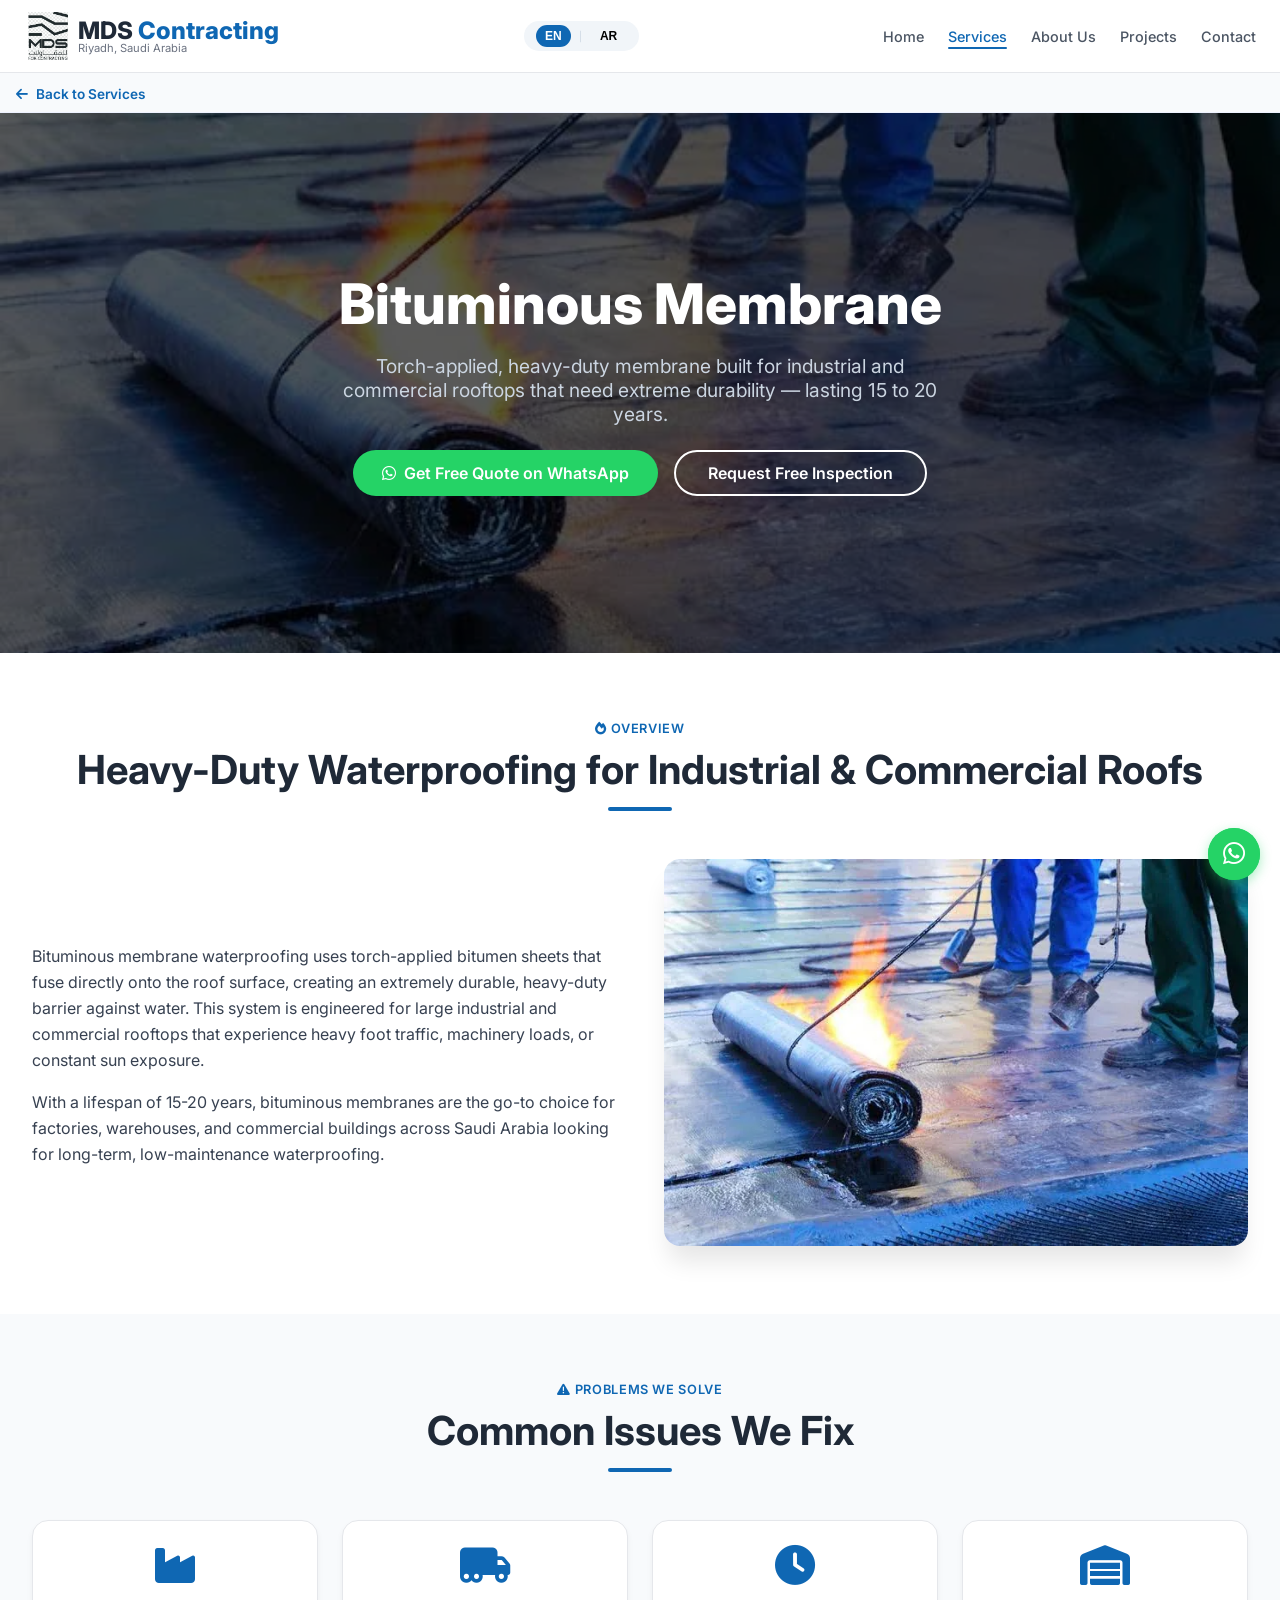
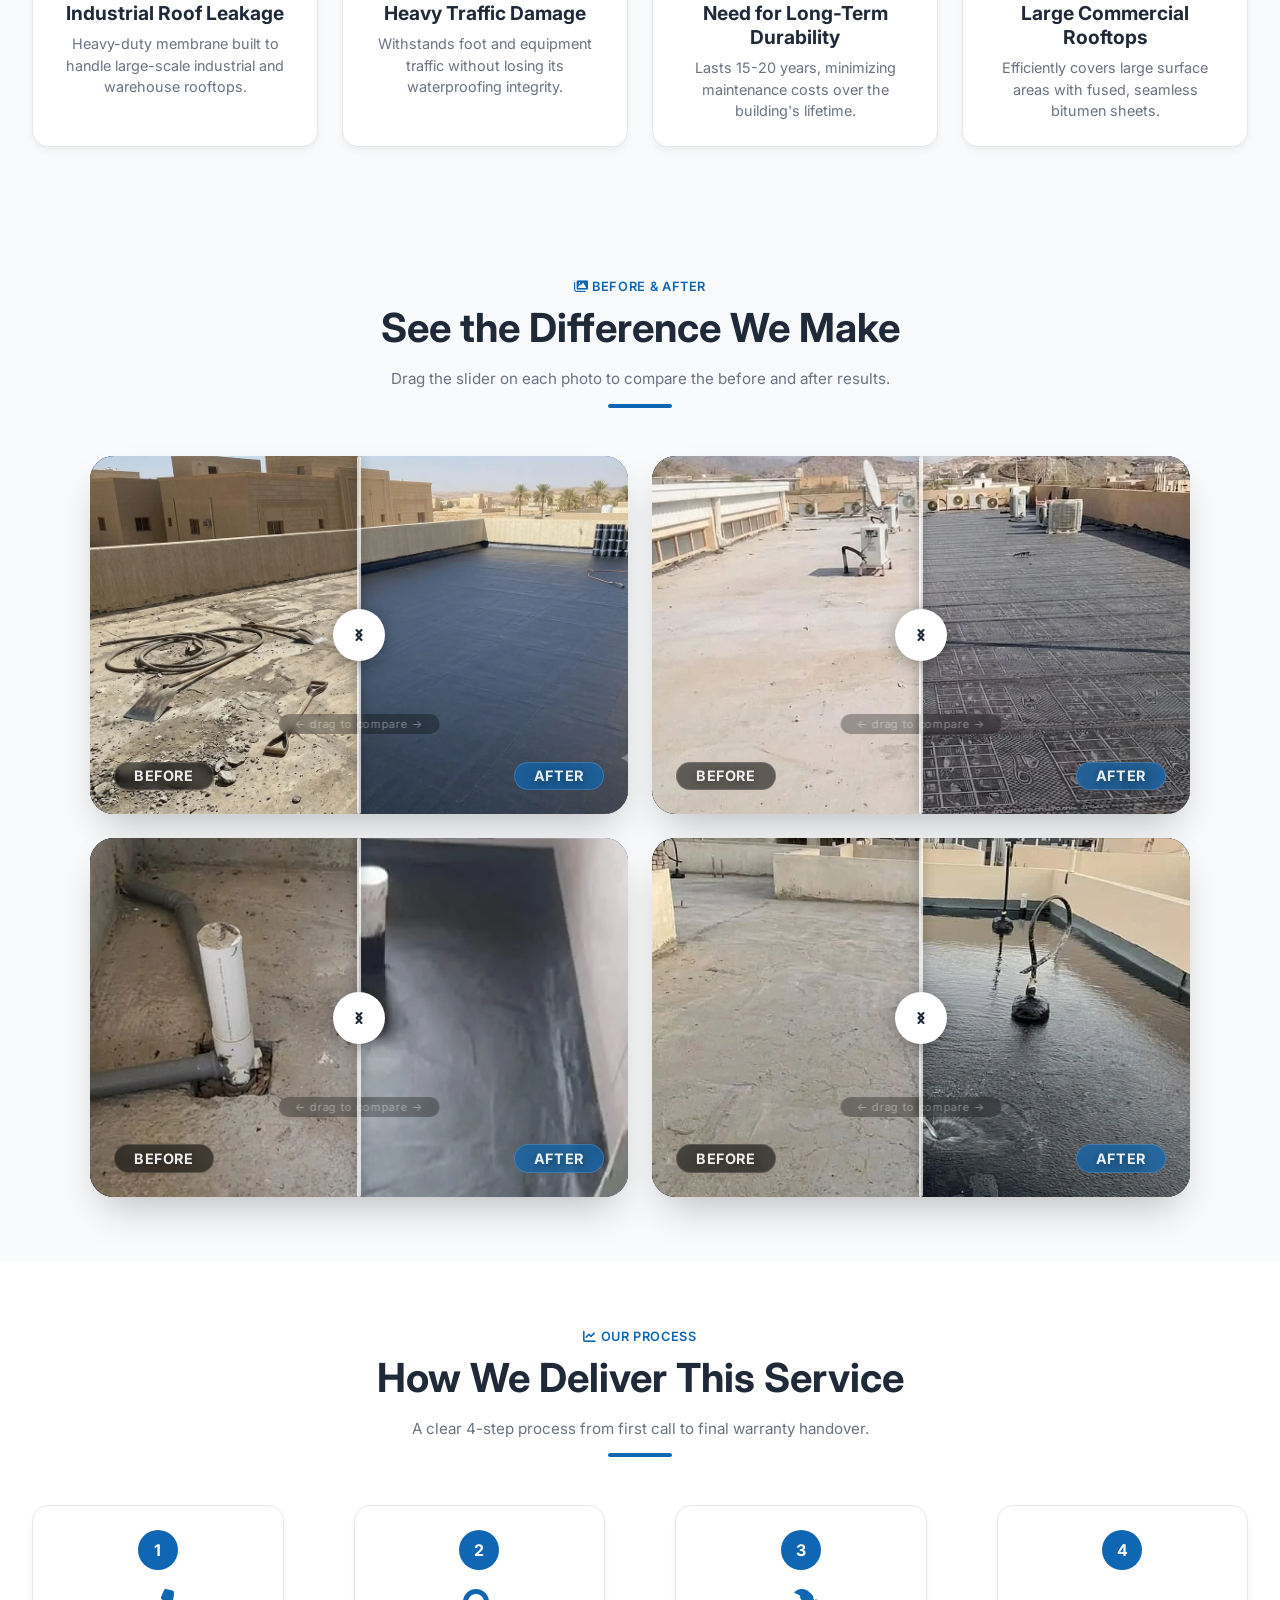
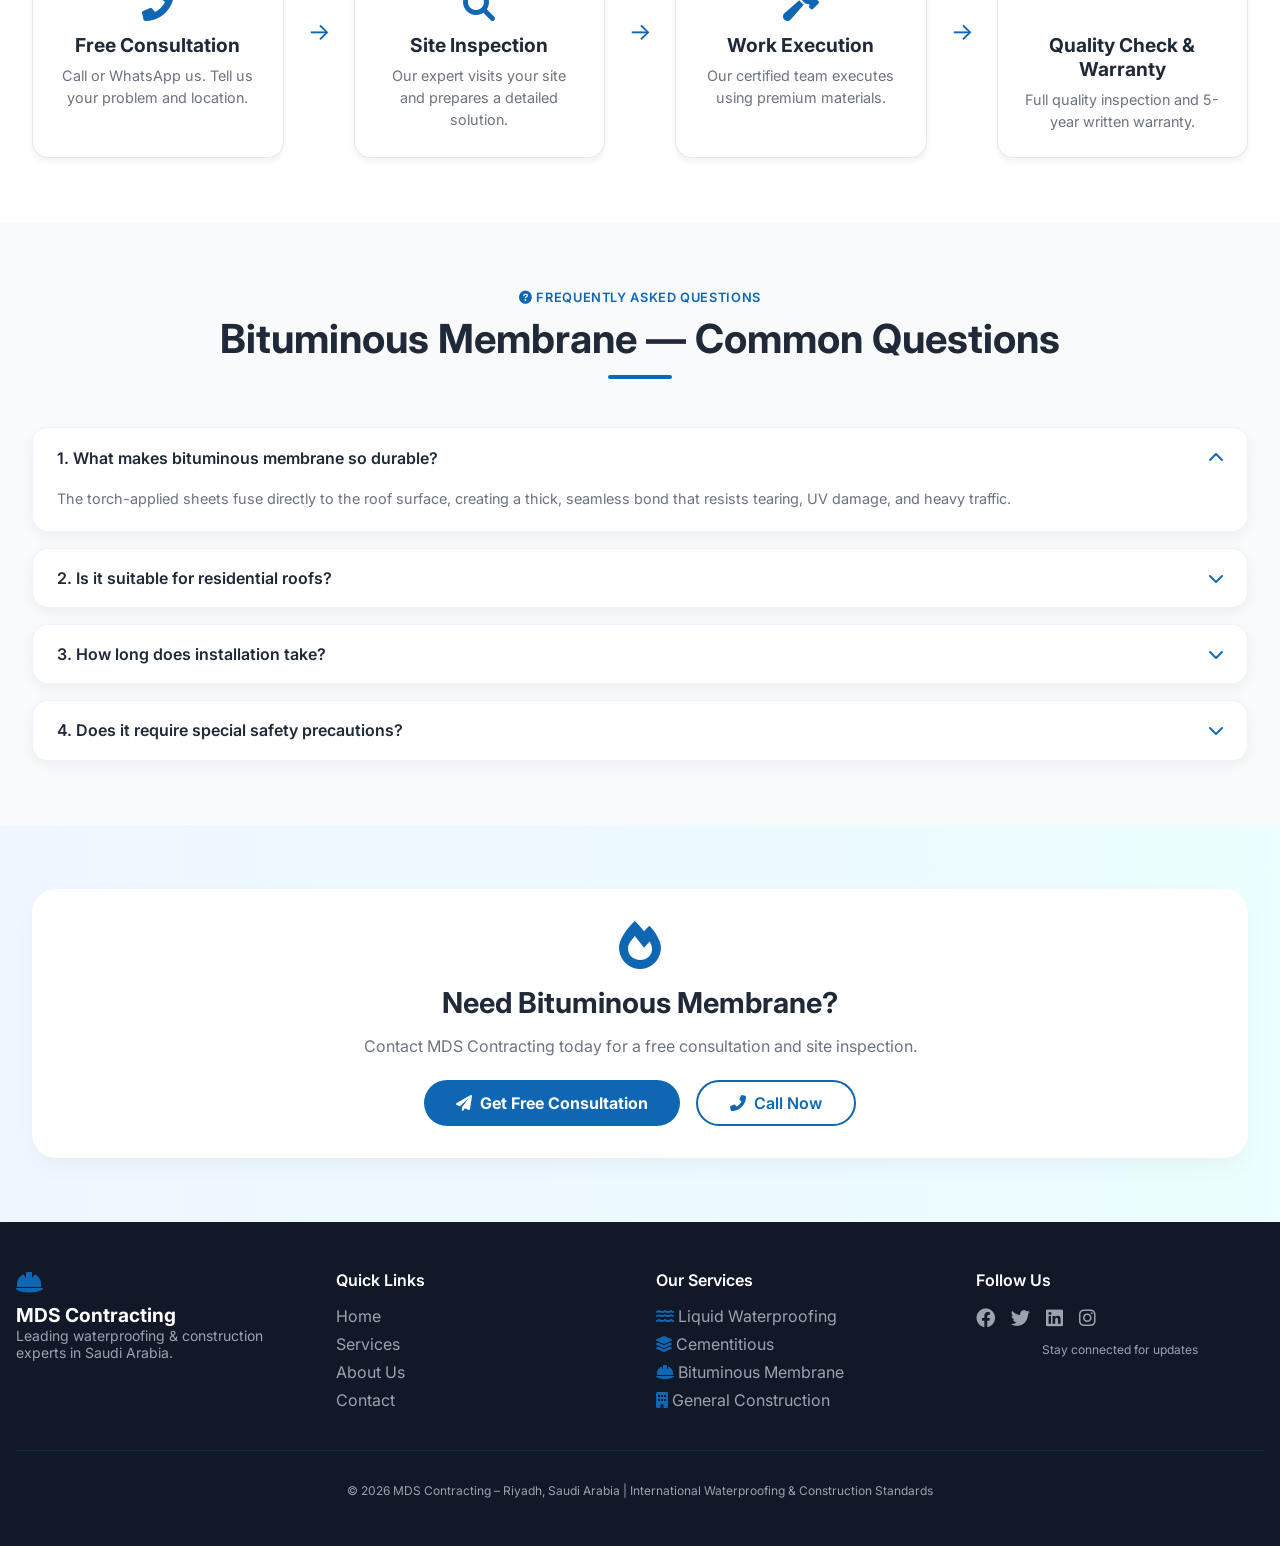
<file: Bituminous membrane .html>
<!DOCTYPE html>
<html lang="en">
<head>
  <meta charset="UTF-8">
  <meta name="viewport" content="width=device-width, initial-scale=1.0, viewport-fit=cover">
  <title>Bituminous Membrane | MDS Contracting</title>
  <link href="https://fonts.googleapis.com/css2?family=Inter:opsz,wght@14..32,300;400;500;600;700;800&display=swap" rel="stylesheet">
  <link rel="stylesheet" href="https://cdnjs.cloudflare.com/ajax/libs/font-awesome/6.0.0-beta3/css/all.min.css">
  
  <style>
    * {
      margin: 0;
      padding: 0;
      box-sizing: border-box;
    }
    body {
      font-family: 'Inter', sans-serif;
      background-color: white;
      scroll-behavior: smooth;
    }
    :root {
      --primary: #0f67b3;
      --primary-dark: #0a4e8a;
      --accent: #14b8b6;
      --dark-navy: #0A1628;
      --whatsapp: #25D366;
      --whatsapp-dark: #128C7E;
    }
    .text-primary { color: var(--primary); }

    /* ===== NAVBAR ===== */
    .navbar {
      position: sticky;
      top: 0;
      z-index: 100;
      background-color: white;
      backdrop-filter: blur(12px);
      border-bottom: 1px solid #e5e7eb;
      transition: box-shadow 0.3s ease;
    }
    .navbar.scrolled { box-shadow: 0 4px 20px rgba(0,0,0,0.1); }
    .nav-container {
      max-width: 1280px;
      margin: 0 auto;
      padding: 0.5rem 0.75rem;
      display: flex;
      justify-content: space-between;
      align-items: center;
      gap: 0.5rem;
    }
    .logo-area {
      display: flex;
      align-items: center;
      gap: 0.4rem;
      flex-shrink: 0;
    }
    .logo-img {
      width: 32px;
      height: 32px;
      object-fit: contain;
    }
    .logo-text {
      font-size: 0.9rem;
      font-weight: 800;
      color: #1f2937;
      line-height: 1.1;
    }
    .logo-subtext {
      font-size: 0.5rem;
      color: #6b7280;
      margin-top: -0.1rem;
      line-height: 1;
    }
    .logo-area > div {
      display: flex;
      flex-direction: column;
      line-height: 1.1;
    }
    .lang-center {
      display: flex;
      align-items: center;
      gap: 0.2rem;
      background: #f1f5f9;
      padding: 0.15rem 0.4rem;
      border-radius: 1.5rem;
      flex-shrink: 0;
    }
    .lang-btn-center {
      background: transparent;
      border: none;
      padding: 0.15rem 0.35rem;
      border-radius: 1.2rem;
      cursor: pointer;
      font-size: 0.6rem;
      font-weight: 600;
      transition: all 0.3s;
    }
    .lang-btn-center.active {
      background: var(--primary);
      color: white;
    }
    .lang-divider {
      color: #cbd5e1;
      font-size: 0.6rem;
    }
    .mobile-menu-btn {
      font-size: 1.2rem;
      color: #4b5563;
      cursor: pointer;
      padding: 0.2rem 0.3rem;
      flex-shrink: 0;
    }
    .nav-links {
      display: none;
      gap: 1.5rem;
      align-items: center;
    }
    .nav-link {
      text-decoration: none;
      color: #4b5563;
      font-weight: 500;
      font-size: 0.9rem;
      transition: all 0.2s;
      position: relative;
    }
    .nav-link:hover, .nav-link.active { color: var(--primary); }
    .nav-link.active::after {
      content: '';
      position: absolute;
      bottom: -4px;
      left: 0;
      width: 100%;
      height: 2px;
      background-color: var(--primary);
      border-radius: 4px;
    }
    .mobile-menu {
      display: none;
      flex-direction: column;
      padding: 0.5rem 0.75rem 0.75rem;
      gap: 0.5rem;
    }
    .mobile-menu.show { display: flex; }
    .mobile-nav-link {
      padding: 0.4rem 0.6rem;
      text-decoration: none;
      color: #4b5563;
      border-radius: 0.5rem;
      font-size: 0.85rem;
    }
    .mobile-nav-link.active {
      background-color: #e0f2fe;
      color: var(--primary);
      font-weight: 600;
    }
    @media (min-width: 768px) {
      .nav-links { display: flex; }
      .mobile-menu-btn { display: none; }
      .logo-img { width: 48px; height: 48px; }
      .logo-text { font-size: 1.5rem; }
      .logo-subtext { font-size: 0.7rem; }
      .lang-btn-center { font-size: 0.75rem; padding: 0.25rem 0.6rem; }
      .lang-center { padding: 0.25rem 0.75rem; gap: 0.5rem; }
      .nav-container { padding: 0.75rem 1.5rem; }
    }
    @media (max-width: 480px) {
      .nav-container { padding: 0.7rem 0.75rem; gap: 0.3rem; }
      .logo-img { width: 34px; height: 34px; }
      .logo-text { font-size: 0.8rem; }
      .logo-subtext { font-size: 0.48rem; }
      .lang-center { padding: 0.15rem 0.35rem; }
      .lang-btn-center { font-size: 0.55rem; padding: 0.15rem 0.3rem; }
      .mobile-menu-btn { font-size: 1.3rem; }
    }

    /* ===== SECTION HEADERS ===== */
    .section-header {
      text-align: center;
      margin-bottom: 2rem;
    }
    .section-tag {
      color: var(--primary);
      font-weight: 600;
      text-transform: uppercase;
      letter-spacing: 0.05em;
      font-size: 0.8rem;
      display: inline-block;
    }
    .section-title {
      font-size: 1.6rem;
      font-weight: 700;
      color: #1f2937;
      margin-top: 0.5rem;
      text-align: center;
    }
    .section-divider {
      width: 4rem;
      height: 0.25rem;
      background-color: var(--primary);
      margin: 0.8rem auto 0;
      border-radius: 9999px;
    }
    .section-subtitle {
      color: #6b7280;
      max-width: 42rem;
      margin: 1rem auto 0;
      font-size: 0.95rem;
      line-height: 1.5;
      text-align: center;
    }
    @media (min-width: 768px) {
      .section-title { font-size: 2.5rem; }
      .section-header { margin-bottom: 3rem; }
    }
    @media (max-width: 480px) {
      .section-title { font-size: 1.3rem; }
      .section-subtitle { font-size: 0.8rem; }
    }

    /* ===== HERO ===== */
    .page-hero-section {
      position: relative;
      width: 100%;
      min-height: 60vh;
      display: flex;
      align-items: center;
      justify-content: center;
      text-align: center;
      padding: 6rem 1rem;
      overflow: hidden;
    }
    .hero-bg-image {
      position: absolute;
      top: 0;
      left: 0;
      width: 100%;
      height: 100%;
      object-fit: cover;
      z-index: 0;
    }
    .page-hero-overlay {
      position: absolute;
      inset: 0;
      background: rgba(0,0,0,0.65);
      z-index: 1;
    }
    .page-hero-content {
      position: relative;
      z-index: 2;
      max-width: 800px;
      margin: 0 auto;
      text-align: center;
    }
    .page-hero-title {
      font-size: 2.5rem;
      font-weight: 800;
      color: white;
      margin-bottom: 1rem;
      text-align: center;
    }
    .page-hero-subtitle {
      font-size: 1.1rem;
      color: #cbd5e1;
      max-width: 600px;
      margin: 0 auto;
      text-align: center;
    }
    @media (min-width: 768px) {
      .page-hero-title { font-size: 3.5rem; }
      .page-hero-subtitle { font-size: 1.2rem; }
    }
    @media (max-width: 480px) {
      .page-hero-section { min-height: 35vh; padding: 3rem 1rem; }
      .page-hero-title { font-size: 1.8rem; }
      .page-hero-subtitle { font-size: 0.85rem; }
    }

    /* ===== BUTTONS ===== */
    .hero-buttons {
      margin-top: 2rem;
      display: flex;
      flex-wrap: wrap;
      gap: 1rem;
      justify-content: center;
    }
    .btn-primary {
      background-color: var(--primary);
      color: white;
      padding: 0.75rem 2rem;
      border-radius: 9999px;
      font-weight: bold;
      font-size: 1rem;
      display: inline-flex;
      align-items: center;
      gap: 0.5rem;
      text-decoration: none;
      transition: all 0.3s ease;
      border: none;
      cursor: pointer;
    }
    .btn-primary:hover {
      background-color: var(--primary-dark);
      transform: translateY(-3px);
    }
    .btn-outline-white {
      background: transparent;
      border: 2px solid white;
      color: white;
      padding: 0.7rem 2rem;
      border-radius: 9999px;
      font-weight: 600;
      text-decoration: none;
      display: inline-flex;
      align-items: center;
      gap: 0.5rem;
      transition: all 0.3s ease;
    }
    .btn-outline-white:hover { background: rgba(255,255,255,0.1); }
    .btn-whatsapp {
      background-color: var(--whatsapp);
      color: white;
      padding: 0.8rem 1.8rem;
      border-radius: 2rem;
      text-decoration: none;
      font-weight: 600;
      display: inline-flex;
      align-items: center;
      gap: 0.5rem;
      transition: all 0.3s ease;
    }
    .btn-whatsapp:hover {
      background-color: var(--whatsapp-dark);
      transform: translateY(-2px);
    }
    .btn-outline {
      border: 2px solid var(--primary);
      color: var(--primary);
      background: transparent;
      padding: 0.7rem 2rem;
      border-radius: 9999px;
      font-weight: 600;
      text-decoration: none;
      display: inline-flex;
      align-items: center;
      gap: 0.5rem;
      transition: all 0.3s ease;
    }
    .btn-outline:hover { background: var(--primary); color: white; }

    @media (max-width: 480px) {
      .hero-buttons { margin-top: 1.2rem; gap: 0.6rem; }
      .btn-primary, .btn-outline, .btn-whatsapp, .btn-outline-white {
        padding: 0.5rem 1.2rem;
        font-size: 0.8rem;
      }
    }
    @media (max-width: 360px) {
      .btn-primary, .btn-outline, .btn-whatsapp, .btn-outline-white {
        padding: 0.4rem 1rem;
        font-size: 0.7rem;
      }
    }

    /* ===== BACK TO SERVICES ===== */
    .back-to-services-bar {
      background: #f8fafc;
      border-bottom: 1px solid #eef2ff;
      padding: 0.6rem 1rem;
    }
    .back-to-services-btn {
      display: inline-flex;
      align-items: center;
      gap: 0.5rem;
      color: var(--primary);
      font-weight: 600;
      font-size: 0.85rem;
      text-decoration: none;
      max-width: 1280px;
      margin: 0 auto;
    }
    .back-to-services-btn:hover { text-decoration: underline; }
    @media (max-width: 480px) {
      .back-to-services-bar { padding: 0.5rem 0.75rem; }
      .back-to-services-btn { font-size: 0.75rem; }
    }

    @media (max-width: 480px) {
      .cta-section { padding: 1rem; border-radius: 1rem; }
      .cta-section h2 { font-size: 1.2rem !important; }
      .cta-section p { font-size: 0.8rem !important; margin: 0.5rem auto !important; }
      .cta-section > i { font-size: 2rem !important; margin-bottom: 0.5rem !important; }
      .cta-section .hero-buttons { margin-top: 0.8rem !important; gap: 0.5rem; justify-content: center; }
      .cta-section .btn-primary, .cta-section .btn-outline {
        padding: 0.5rem 1.2rem !important;
        font-size: 0.8rem !important;
      }
    }
    @media (max-width: 360px) {
      .cta-section .btn-primary, .cta-section .btn-outline {
        padding: 0.4rem 1rem !important;
        font-size: 0.7rem !important;
      }
    }

    /* ===== CONTAINER / SECTIONS ===== */
    .container {
      max-width: 1280px;
      margin: 0 auto;
      padding: 0 1rem;
    }
    .section-white { padding: 4rem 1rem; background: white; }
    .section-gradient { padding: 4rem 1rem; background: linear-gradient(to right, #eff6ff, #ecfeff); }
    .section-why-choose { background: #f8fafc; padding: 4rem 1rem; }
    .section-projects { padding: 4rem 1rem; background: #f8fafc; }
    .section-how-we-work { padding: 4rem 1rem; background: white; }
    .faq-section { background: #f8fafc; padding: 4rem 1rem; }

    .two-column {
      display: grid;
      gap: 2rem;
      align-items: center;
    }
    @media (min-width: 768px) {
      .two-column { grid-template-columns: repeat(2, 1fr); gap: 3rem; }
    }
    .story-text {
      color: #374151;
      font-size: 1rem;
      line-height: 1.625;
      text-align: left;
    }
    .mt-4 { margin-top: 1rem; }

    /* ===== FEATURES ===== */
    .features-grid {
      display: grid;
      gap: 1.5rem;
    }
    .feature-card {
      background: white;
      padding: 1.5rem;
      border-radius: 1rem;
      text-align: center;
      transition: all 0.3s ease;
      box-shadow: 0 4px 6px rgba(0,0,0,0.05);
      border: 1px solid #e5e7eb;
    }
    .feature-card:hover {
      transform: translateY(-8px);
      box-shadow: 0 20px 30px -12px rgba(15,103,179,0.25);
      border: 1px solid var(--primary);
    }
    .feature-icon { font-size: 2.5rem; color: var(--primary); margin-bottom: 1rem; }
    .feature-title { font-size: 1.2rem; font-weight: 700; margin-bottom: 0.5rem; color: #1f2937; text-align: center; }
    .feature-text { color: #6b7280; font-size: 0.9rem; line-height: 1.5; text-align: center; }
    @media (min-width: 768px) { .features-grid { grid-template-columns: repeat(2, 1fr); } }
    @media (min-width: 1024px) { .features-grid { grid-template-columns: repeat(4, 1fr); } }

    /* ===== PROCESS ===== */
    .process-timeline { display: flex; flex-direction: column; gap: 1.5rem; }
    .process-step {
      background: white;
      padding: 1.5rem;
      border-radius: 1rem;
      text-align: center;
      box-shadow: 0 4px 6px rgba(0,0,0,0.05);
      border: 1px solid #e5e7eb;
      transition: all 0.3s ease;
    }
    .process-step:hover {
      transform: translateY(-8px);
      box-shadow: 0 20px 30px -12px rgba(15,103,179,0.25);
      border: 1px solid var(--primary);
    }
    .process-number {
      width: 40px;
      height: 40px;
      background: var(--primary);
      color: white;
      border-radius: 50%;
      display: flex;
      align-items: center;
      justify-content: center;
      font-weight: bold;
      margin: 0 auto 1rem;
    }
    .process-icon { font-size: 2rem; color: var(--primary); margin-bottom: 0.5rem; }
    .process-title { font-size: 1.2rem; font-weight: 700; margin-bottom: 0.5rem; color: #1f2937; text-align: center; }
    .process-text { color: #6b7280; font-size: 0.9rem; line-height: 1.5; text-align: center; }
    .process-connector { display: none; }
    @media (min-width: 768px) {
      .process-timeline { flex-direction: row; }
      .process-step { flex: 1; }
      .process-connector { display: flex; align-items: center; color: var(--primary); font-size: 1.5rem; }
      .process-connector::before { content: '→'; }
    }

    /* ===== FAQ ===== */
    .faq-grid { display: grid; gap: 1rem; }
    .faq-item {
      background: white;
      border-radius: 1rem;
      overflow: hidden;
      box-shadow: 0 4px 12px rgba(0,0,0,0.05);
      border: 1px solid #eef2ff;
      transition: all 0.3s ease;
    }
    .faq-item:hover { border-color: var(--primary); }
    .faq-question {
      padding: 1.2rem 1.5rem;
      cursor: pointer;
      display: flex;
      justify-content: space-between;
      align-items: center;
      font-weight: 600;
      color: #1f2937;
      transition: all 0.3s;
      background: white;
    }
    .faq-question:hover { color: var(--primary); background: #f8fafc; }
    .faq-question span { flex: 1; padding-right: 1rem; text-align: left; }
    .faq-question i { transition: transform 0.3s ease; color: var(--primary); }
    .faq-item.active .faq-question i { transform: rotate(180deg); }
    .faq-answer {
      padding: 0 1.5rem;
      max-height: 0;
      overflow: hidden;
      transition: max-height 0.4s ease-out, padding 0.3s ease;
      color: #6b7280;
      line-height: 1.7;
      font-size: 0.9rem;
      background: #fefefe;
      text-align: left;
    }
    .faq-item.active .faq-answer {
      padding: 0 1.5rem 1.2rem;
      max-height: 500px;
    }

    /* ===== CTA ===== */
    .cta-section {
      text-align: center;
      padding: 2rem;
      background: white;
      border-radius: 1.5rem;
      box-shadow: 0 10px 30px -10px rgba(0,0,0,0.08);
    }

    /* ===== FOOTER ===== */
    .footer { background-color: #111827; color: #9ca3af; padding: 3rem 1rem; }
    .footer-container { max-width: 1280px; margin: 0 auto; display: grid; gap: 2rem; }
    .footer-icon { font-size: 1.5rem; color: var(--primary); }
    .footer-title { color: white; font-weight: 700; font-size: 1.2rem; margin-top: 0.5rem; }
    .footer-text { font-size: 0.875rem; }
    .footer-heading { color: white; font-weight: 600; margin-bottom: 1rem; }
    .footer-links { list-style: none; }
    .footer-links li { margin-bottom: 0.5rem; }
    .footer-links a { color: #9ca3af; text-decoration: none; transition: color 0.2s; }
    .footer-links a:hover { color: var(--primary); }
    .social-icons { display: flex; gap: 1rem; font-size: 1.2rem; }
    .social-icons a { color: #9ca3af; transition: color 0.2s; }
    .social-icons a:hover { color: var(--primary); }
    .follow-text { font-size: 0.75rem; margin-top: 0.75rem; text-align: center; }
    .footer-bottom {
      border-top: 1px solid #1f2937;
      margin-top: 2rem;
      padding-top: 2rem;
      text-align: center;
      font-size: 0.75rem;
    }
    @media (min-width: 768px) { .footer-container { grid-template-columns: repeat(4, 1fr); } }
    @media (max-width: 480px) {
      .footer { padding: 1.5rem 0.8rem; }
      .footer-container { gap: 1.2rem; }
      .footer-title { font-size: 0.9rem; text-align: center; }
      .footer-text { font-size: 0.7rem; text-align: center; }
      .footer-heading { font-size: 0.85rem; text-align: center; }
      .footer-links li { text-align: center; font-size: 0.7rem; }
      .social-icons { justify-content: center; }
    }

    /* ===== WHATSAPP FLOATING ===== */
    .floating-whatsapp {
      position: fixed;
      bottom: 20px;
      right: 20px;
      background-color: var(--whatsapp);
      width: 52px;
      height: 52px;
      border-radius: 50%;
      display: flex;
      align-items: center;
      justify-content: center;
      color: white;
      font-size: 1.6rem;
      z-index: 9999;
      text-decoration: none;
      box-shadow: 0 4px 12px rgba(37, 211, 102, 0.4);
      transition: all 0.3s ease;
    }
    .floating-whatsapp:hover { background-color: var(--whatsapp-dark); transform: scale(1.08); }
    .pulse-ring {
      position: absolute;
      width: 100%;
      height: 100%;
      border-radius: 50%;
      background-color: var(--whatsapp);
      animation: pulse 2s infinite;
      z-index: -1;
    }
    @keyframes pulse {
      0% { transform: scale(1); opacity: 0.8; }
      100% { transform: scale(1.6); opacity: 0; }
    }
    .tooltip {
      position: absolute;
      right: 62px;
      background: #1f2937;
      color: white;
      padding: 0.3rem 0.8rem;
      border-radius: 0.5rem;
      font-size: 0.7rem;
      white-space: nowrap;
      opacity: 0;
      visibility: hidden;
      transition: all 0.2s;
    }
    .floating-whatsapp:hover .tooltip { opacity: 1; visibility: visible; }
    @media (max-width: 480px) {
      .floating-whatsapp { width: 40px; height: 40px; font-size: 1.1rem; bottom: 12px; right: 12px; }
      .tooltip { display: none; }
    }

    /* ===== BEFORE / AFTER SLIDER - NO ZOOM ===== */
        .ba-gallery-grid {
      display: grid;
      grid-template-columns: 1fr;
      gap: 1.5rem;
      max-width: 1100px;
      margin: 0 auto;
    }
    @media (min-width: 768px) {
      .ba-gallery-grid { grid-template-columns: repeat(2, 1fr); }
    }
    .ba-gallery-grid .ba-slider-wrapper {
      max-width: none;
      margin: 0;
    }

    .ba-slider-wrapper {
      max-width: 900px;
      margin: 0 auto 1.5rem;
      border-radius: 1.5rem;
      overflow: hidden;
      box-shadow: 0 20px 40px -12px rgba(0, 0, 0, 0.25);
      background: #0a1628;
      position: relative;
      user-select: none;
      -webkit-user-select: none;
      touch-action: pan-y;
    }

    .ba-slider-container {
      position: relative;
      width: 100%;
      padding-bottom: 66.67%;
      background: #1f2937;
      overflow: hidden;
    }

    .ba-slider-container img {
      position: absolute;
      top: 0;
      left: 0;
      width: 100%;
      height: 100%;
      object-fit: cover;
      display: block;
      pointer-events: none;
      -webkit-user-drag: none;
    }

    .ba-img-before {
      z-index: 1;
    }

    .ba-img-after-wrap {
      position: absolute;
      top: 0;
      left: 0;
      width: 100%;
      height: 100%;
      overflow: hidden;
      z-index: 2;
      transition: none;
      clip-path: inset(0 50% 0 0);
    }
    .ba-img-after-wrap img {
      width: 100%;
      height: 100%;
      left: 0;
    }

    .ba-handle {
      position: absolute;
      top: 0;
      left: 50%;
      width: 44px;
      height: 100%;
      z-index: 5;
      transform: translateX(-50%);
      cursor: ew-resize;
      touch-action: none;
      background: transparent;
    }
    .ba-handle::before {
      content: '';
      position: absolute;
      top: 0;
      left: 50%;
      width: 4px;
      height: 100%;
      background: rgba(255, 255, 255, 0.7);
      transform: translateX(-50%);
      box-shadow: 0 0 12px rgba(0, 0, 0, 0.4);
      border-radius: 2px;
      transition: background 0.2s;
    }
    .ba-handle:hover::before,
    .ba-handle.active::before {
      background: #ffffff;
      box-shadow: 0 0 20px rgba(15, 103, 179, 0.6);
    }

    .ba-knob {
      position: absolute;
      top: 50%;
      left: 50%;
      transform: translate(-50%, -50%);
      width: 52px;
      height: 52px;
      background: #ffffff;
      border-radius: 50%;
      box-shadow: 0 4px 20px rgba(0, 0, 0, 0.35);
      display: flex;
      flex-direction: column;
      align-items: center;
      justify-content: center;
      transition: transform 0.2s, box-shadow 0.2s;
      border: 2px solid rgba(255, 255, 255, 0.9);
    }
    .ba-handle:hover .ba-knob,
    .ba-handle.active .ba-knob {
      transform: translate(-50%, -50%) scale(1.08);
      box-shadow: 0 6px 28px rgba(15, 103, 179, 0.45);
      border-color: #0f67b3;
    }
    .ba-knob svg {
      width: 20px;
      height: 20px;
      fill: none;
      stroke: #1f2937;
      stroke-width: 2.5;
      stroke-linecap: round;
      stroke-linejoin: round;
    }
    .ba-handle:hover .ba-knob svg path,
    .ba-handle.active .ba-knob svg path {
      stroke: #0f67b3;
    }

    .ba-step-counter {
      font-size: 0.6rem;
      font-weight: 700;
      color: #1f2937;
      background: rgba(255,255,255,0.9);
      padding: 0.05rem 0.4rem;
      border-radius: 0.8rem;
      margin-top: 0.1rem;
      line-height: 1.2;
      letter-spacing: 0.02em;
    }
    .ba-handle:hover .ba-step-counter,
    .ba-handle.active .ba-step-counter {
      color: #0f67b3;
    }

    .ba-labels {
      position: absolute;
      bottom: 1.5rem;
      left: 0;
      right: 0;
      z-index: 6;
      display: flex;
      justify-content: space-between;
      padding: 0 1.5rem;
      pointer-events: none;
      font-weight: 700;
      font-size: 0.9rem;
      letter-spacing: 0.04em;
      text-transform: uppercase;
      color: rgba(255, 255, 255, 0.9);
      text-shadow: 0 2px 12px rgba(0, 0, 0, 0.5);
    }
    .ba-label-before {
      background: rgba(0, 0, 0, 0.55);
      padding: 0.3rem 1.2rem;
      border-radius: 2rem;
      backdrop-filter: blur(4px);
      border: 1px solid rgba(255, 255, 255, 0.15);
    }
    .ba-label-after {
      background: rgba(15, 103, 179, 0.7);
      padding: 0.3rem 1.2rem;
      border-radius: 2rem;
      backdrop-filter: blur(4px);
      border: 1px solid rgba(255, 255, 255, 0.15);
    }

    .ba-drag-hint {
      position: absolute;
      bottom: 5rem;
      left: 50%;
      transform: translateX(-50%);
      z-index: 4;
      color: rgba(255, 255, 255, 0.4);
      font-size: 0.7rem;
      letter-spacing: 0.06em;
      background: rgba(0, 0, 0, 0.3);
      padding: 0.2rem 1rem;
      border-radius: 2rem;
      backdrop-filter: blur(4px);
      white-space: nowrap;
      pointer-events: none;
      opacity: 1;
      transition: opacity 0.6s;
    }
    .ba-drag-hint.hidden { opacity: 0; }

    @media (max-width: 768px) {
      .ba-slider-container { padding-bottom: 75%; }
      .ba-knob { width: 42px; height: 42px; }
      .ba-knob svg { width: 16px; height: 16px; }
      .ba-step-counter { font-size: 0.5rem; }
      .ba-labels { font-size: 0.7rem; padding: 0 0.8rem; bottom: 1rem; }
      .ba-label-before, .ba-label-after { padding: 0.2rem 0.8rem; }
      .ba-drag-hint { font-size: 0.55rem; bottom: 4rem; }
    }
    @media (max-width: 480px) {
      .ba-slider-wrapper { border-radius: 0.8rem; margin-bottom: 1rem; }
      .ba-slider-container { padding-bottom: 80%; }
      .ba-knob { width: 36px; height: 36px; }
      .ba-knob svg { width: 12px; height: 12px; }
      .ba-step-counter { font-size: 0.4rem; padding: 0.02rem 0.3rem; }
      .ba-labels { font-size: 0.55rem; padding: 0 0.5rem; bottom: 0.7rem; }
      .ba-label-before, .ba-label-after { padding: 0.1rem 0.5rem; }
      .ba-drag-hint { font-size: 0.45rem; bottom: 3.2rem; padding: 0.1rem 0.5rem; }
    }

    .slide-left-card {
      opacity: 0;
      transform: translateX(-50px);
      transition: all 0.7s ease-out;
    }
    .slide-left-card.animate-in {
      opacity: 1;
      transform: translateX(0);
    }
    .slide-up-card {
      opacity: 0;
      transform: translateY(50px);
      transition: all 0.7s ease-out;
    }
    .slide-up-card.animate-in {
      opacity: 1;
      transform: translateY(0);
    }
  </style>
</head>
<body>

  <!-- ===== NAVBAR ===== -->
  <nav class="navbar" id="navbar">
    <div class="nav-container">
      <div class="logo-area">
        <img src="images/other/mds logo.webp" alt="MDS Logo" class="logo-img" onerror="this.src='https://placehold.co/200x200/0f67b3/white?text=MDS'">
        <div><h1 class="logo-text">MDS <span class="text-primary">Contracting</span></h1><p class="logo-subtext">Riyadh, Saudi Arabia</p></div>
      </div>
      <div class="lang-center">
        <button class="lang-btn-center active" data-lang="en">EN</button>
        <span class="lang-divider">|</span>
        <button class="lang-btn-center" data-lang="ar">AR</button>
      </div>
      <div class="mobile-menu-btn"><i class="fas fa-bars"></i></div>
      <div class="nav-links">
        <a href="index.html" class="nav-link" data-en="Home" data-ar="الرئيسية">Home</a>
        <a href="services.html" class="nav-link active" data-en="Services" data-ar="الخدمات">Services</a>
        <a href="about.html" class="nav-link" data-en="About Us" data-ar="من نحن">About Us</a>
        <a href="projects.html" class="nav-link" data-en="Projects" data-ar="مشاريعنا">Projects</a>
        <a href="contact.html" class="nav-link" data-en="Contact" data-ar="اتصل بنا">Contact</a>
      </div>
    </div>
    <div id="mobile-menu" class="mobile-menu">
      <a href="index.html" class="mobile-nav-link" data-en="Home" data-ar="الرئيسية">Home</a>
      <a href="services.html" class="mobile-nav-link active" data-en="Services" data-ar="الخدمات">Services</a>
      <a href="about.html" class="mobile-nav-link" data-en="About Us" data-ar="من نحن">About Us</a>
      <a href="projects.html" class="nav-link" data-en="Projects" data-ar="مشاريعنا">Projects</a>
      <a href="contact.html" class="mobile-nav-link" data-en="Contact" data-ar="اتصل بنا">Contact</a>
    </div>
  </nav>

  <div class="back-to-services-bar">
    <a href="services.html" class="back-to-services-btn"><i class="fas fa-arrow-left"></i> <span data-en="Back to Services" data-ar="العودة إلى الخدمات">Back to Services</span></a>
  </div>

  <main>

    <!-- ===== HERO ===== -->
    <section class="page-hero-section">
      <img src="images/other/bituminous Waterproofing.webp" alt="Bituminous Membrane" class="hero-bg-image">
      <div class="page-hero-overlay"></div>
      <div class="page-hero-content">
        <h1 class="page-hero-title"><span data-en="Bituminous Membrane" data-ar="الغشاء البيتوميني">Bituminous Membrane</span></h1>
        <p class="page-hero-subtitle" data-en="Torch-applied, heavy-duty membrane built for industrial and commercial rooftops that need extreme durability — lasting 15 to 20 years." data-ar="غشاء شديد التحمل يُطبق باللهب، مصمم للأسطح الصناعية والتجارية التي تحتاج إلى متانة قصوى - يدوم من 15 إلى 20 عامًا.">Torch-applied, heavy-duty membrane built for industrial and commercial rooftops that need extreme durability — lasting 15 to 20 years.</p>
        <div class="hero-buttons" style="justify-content:center; margin-top:1.5rem;">
          <a href="https://wa.me/9665082247563?text=Hello%2C%20I%20need%20bituminous%20membrane%20waterproofing%20services." class="btn-whatsapp" target="_blank">
            <i class="fab fa-whatsapp"></i>
            <span data-en="Get Free Quote on WhatsApp" data-ar="احصل على عرض أسعار مجاني على واتساب">Get Free Quote on WhatsApp</span>
          </a>
          <a href="contact.html#contactForm" class="btn-outline-white">
            <span data-en="Request Free Inspection" data-ar="اطلب تفتيشًا مجانيًا">Request Free Inspection</span>
          </a>
        </div>
      </div>
    </section>

    <!-- ===== OVERVIEW ===== -->
    <section class="section-white">
      <div class="container">
        <div class="section-header">
          <span class="section-tag"><i class="fas fa-fire"></i> <span data-en="OVERVIEW" data-ar="نظرة عامة">OVERVIEW</span></span>
          <h2 class="section-title" data-en="Heavy-Duty Waterproofing for Industrial & Commercial Roofs" data-ar="عزل مائي شديد التحمل للأسطح الصناعية والتجارية">Heavy-Duty Waterproofing for Industrial & Commercial Roofs</h2>
          <div class="section-divider"></div>
        </div>
        <div class="two-column">
          <div>
            <p class="story-text" data-en="Bituminous membrane waterproofing uses torch-applied bitumen sheets that fuse directly onto the roof surface, creating an extremely durable, heavy-duty barrier against water. This system is engineered for large industrial and commercial rooftops that experience heavy foot traffic, machinery loads, or constant sun exposure." data-ar="يستخدم العزل بالغشاء البيتوميني صفائح بيتومين تُطبق باللهب وتلتحم مباشرة بسطح السقف، مما يخلق حاجزًا شديد التحمل ضد الماء. هذا النظام مصمم للأسطح الصناعية والتجارية الكبيرة.">Bituminous membrane waterproofing uses torch-applied bitumen sheets that fuse directly onto the roof surface, creating an extremely durable, heavy-duty barrier against water. This system is engineered for large industrial and commercial rooftops that experience heavy foot traffic, machinery loads, or constant sun exposure.</p>
            <p class="story-text mt-4" data-en="With a lifespan of 15-20 years, bituminous membranes are the go-to choice for factories, warehouses, and commercial buildings across Saudi Arabia looking for long-term, low-maintenance waterproofing." data-ar="بعمر افتراضي يتراوح بين 15 و20 عامًا، تُعد الأغشية البيتومينية الخيار الأمثل للمصانع والمستودعات والمباني التجارية في جميع أنحاء المملكة العربية السعودية.">With a lifespan of 15-20 years, bituminous membranes are the go-to choice for factories, warehouses, and commercial buildings across Saudi Arabia looking for long-term, low-maintenance waterproofing.</p>
          </div>
          <div>
            <img src="images/other/bituminous Waterproofing.webp" alt="Bituminous Membrane" style="width:100%; border-radius:1rem; box-shadow:0 20px 25px -5px rgba(0,0,0,0.1);">
          </div>
        </div>
      </div>
    </section>

    <!-- ===== PROBLEMS ===== -->
    <section class="section-why-choose">
      <div class="container">
        <div class="section-header">
          <span class="section-tag"><i class="fas fa-exclamation-triangle"></i> <span data-en="PROBLEMS WE SOLVE" data-ar="المشاكل التي نحلها">PROBLEMS WE SOLVE</span></span>
          <h2 class="section-title" data-en="Common Issues We Fix" data-ar="المشاكل الشائعة التي نصلحها">Common Issues We Fix</h2>
          <div class="section-divider"></div>
        </div>
        <div class="features-grid">
          <div class="feature-card slide-left-card"><i class="fas fa-industry feature-icon"></i><h3 class="feature-title" data-en="Industrial Roof Leakage" data-ar="تسرب السقف الصناعي">Industrial Roof Leakage</h3><p class="feature-text" data-en="Heavy-duty membrane built to handle large-scale industrial and warehouse rooftops." data-ar="غشاء شديد التحمل مصمم للأسطح الصناعية الكبيرة.">Heavy-duty membrane built to handle large-scale industrial and warehouse rooftops.</p></div>
          <div class="feature-card slide-left-card"><i class="fas fa-truck-moving feature-icon"></i><h3 class="feature-title" data-en="Heavy Traffic Damage" data-ar="أضرار الحركة الكثيفة">Heavy Traffic Damage</h3><p class="feature-text" data-en="Withstands foot and equipment traffic without losing its waterproofing integrity." data-ar="يتحمل حركة المشاة والمعدات دون فقدان الفعالية.">Withstands foot and equipment traffic without losing its waterproofing integrity.</p></div>
          <div class="feature-card slide-left-card"><i class="fas fa-clock feature-icon"></i><h3 class="feature-title" data-en="Need for Long-Term Durability" data-ar="الحاجة إلى متانة طويلة الأمد">Need for Long-Term Durability</h3><p class="feature-text" data-en="Lasts 15-20 years, minimizing maintenance costs over the building's lifetime." data-ar="يدوم 15-20 عامًا، مما يقلل تكاليف الصيانة.">Lasts 15-20 years, minimizing maintenance costs over the building's lifetime.</p></div>
          <div class="feature-card slide-left-card"><i class="fas fa-warehouse feature-icon"></i><h3 class="feature-title" data-en="Large Commercial Rooftops" data-ar="الأسطح التجارية الكبيرة">Large Commercial Rooftops</h3><p class="feature-text" data-en="Efficiently covers large surface areas with fused, seamless bitumen sheets." data-ar="يغطي مساحات كبيرة بصفائح بيتومين ملتحمة.">Efficiently covers large surface areas with fused, seamless bitumen sheets.</p></div>
        </div>
      </div>
    </section>

    <!-- ========================================================== -->
    <!-- ===== GALLERY – SAME IMAGE ON BOTH SIDES (NO ZOOM) ===== -->
    <!-- ========================================================== -->
    <section class="section-projects">
      <div class="container">
        <div class="section-header">
          <span class="section-tag"><i class="fas fa-images"></i> <span data-en="BEFORE & AFTER" data-ar="قبل وبعد">BEFORE & AFTER</span></span>
          <h2 class="section-title" data-en="See the Difference We Make" data-ar="شاهد الفرق الذي نصنعه">See the Difference We Make</h2>
          <p class="section-subtitle" data-en="Drag the slider on each photo to compare the before and after results." data-ar="اسحب شريط التمرير على كل صورة للمقارنة بين ما قبل وبعد.">Drag the slider on each photo to compare the before and after results.</p>
          <div class="section-divider"></div>
        </div>

        <!-- BEFORE / AFTER SLIDER -->
        <div class="ba-gallery-grid">
                <div class="ba-slider-wrapper" dir="ltr">
                    <div class="ba-slider-container">
                        <img class="ba-img-before" src="images/before/Bituminous Membrane Before project 01.webp" alt="Before 1" />
                        <div class="ba-img-after-wrap">
                            <img src="images/after/Bituminous Membrane After.webp" alt="Bituminous Membrane After">
                        </div>
                        <div class="ba-handle">
                            <div class="ba-knob">
                                <svg viewBox="0 0 24 24">
                                    <path d="M9 6L15 12L9 18" />
                                    <path d="M15 6L9 12L15 18" />
                                </svg>
                            </div>
                        </div>
                        <div class="ba-labels">
                            <span class="ba-label-before">Before</span>
                            <span class="ba-label-after">After</span>
                        </div>
                        <div class="ba-drag-hint">← drag to compare →</div>
                    </div>
                </div>
                <div class="ba-slider-wrapper" dir="ltr">
                    <div class="ba-slider-container">
                        <img class="ba-img-before" src="images/before/Bituminous project 02 before.webp" alt="Before 2" />
                        <div class="ba-img-after-wrap">
                            <img src="images/after/Bituminous project 02 after.webp" alt="After 2" />
                        </div>
                        <div class="ba-handle">
                            <div class="ba-knob">
                                <svg viewBox="0 0 24 24">
                                    <path d="M9 6L15 12L9 18" />
                                    <path d="M15 6L9 12L15 18" />
                                </svg>
                            </div>
                        </div>
                        <div class="ba-labels">
                            <span class="ba-label-before">Before</span>
                            <span class="ba-label-after">After</span>
                        </div>
                        <div class="ba-drag-hint">← drag to compare →</div>
                    </div>
                </div>
                <div class="ba-slider-wrapper" dir="ltr">
                    <div class="ba-slider-container">
                        <img class="ba-img-before" src="images/before/Bituminous project 03 before-clean.webp" alt="Before 3" />
                        <div class="ba-img-after-wrap">
                            <img src="images/after/Bituminous project 03 after.webp" alt="After 3" />
                        </div>
                        <div class="ba-handle">
                            <div class="ba-knob">
                                <svg viewBox="0 0 24 24">
                                    <path d="M9 6L15 12L9 18" />
                                    <path d="M15 6L9 12L15 18" />
                                </svg>
                            </div>
                        </div>
                        <div class="ba-labels">
                            <span class="ba-label-before">Before</span>
                            <span class="ba-label-after">After</span>
                        </div>
                        <div class="ba-drag-hint">← drag to compare →</div>
                    </div>
                </div>
                <div class="ba-slider-wrapper" dir="ltr">
                    <div class="ba-slider-container">
                        <img class="ba-img-before" src="images/before/Bituminous project 04 before.webp" alt="Before 4" />
                        <div class="ba-img-after-wrap">
                            <img src="images/after/Bituminous project 04 after.webp" alt="After 4" />
                        </div>
                        <div class="ba-handle">
                            <div class="ba-knob">
                                <svg viewBox="0 0 24 24">
                                    <path d="M9 6L15 12L9 18" />
                                    <path d="M15 6L9 12L15 18" />
                                </svg>
                            </div>
                        </div>
                        <div class="ba-labels">
                            <span class="ba-label-before">Before</span>
                            <span class="ba-label-after">After</span>
                        </div>
                        <div class="ba-drag-hint">← drag to compare →</div>
                    </div>
                </div>
                </div>

      </div>
    </section>

    <!-- ===== PROCESS ===== -->
    <section class="section-how-we-work">
      <div class="container">
        <div class="section-header">
          <span class="section-tag"><i class="fas fa-chart-line"></i> <span data-en="OUR PROCESS" data-ar="عمليتنا">OUR PROCESS</span></span>
          <h2 class="section-title" data-en="How We Deliver This Service" data-ar="كيف نقدم هذه الخدمة">How We Deliver This Service</h2>
          <p class="section-subtitle" data-en="A clear 4-step process from first call to final warranty handover." data-ar="عملية واضحة من 4 خطوات من أول اتصال إلى تسليم الضمان النهائي.">A clear 4-step process from first call to final warranty handover.</p>
          <div class="section-divider"></div>
        </div>
        <div class="process-timeline">
          <div class="process-step slide-up-card"><div class="process-number">1</div><div class="process-icon"><i class="fas fa-phone-alt"></i></div><h3 class="process-title" data-en="Free Consultation" data-ar="استشارة مجانية">Free Consultation</h3><p class="process-text" data-en="Call or WhatsApp us. Tell us your problem and location." data-ar="اتصل بنا أو واتساب. أخبرنا بمشكلتك وموقعك.">Call or WhatsApp us. Tell us your problem and location.</p></div>
          <div class="process-connector"></div>
          <div class="process-step slide-up-card"><div class="process-number">2</div><div class="process-icon"><i class="fas fa-search"></i></div><h3 class="process-title" data-en="Site Inspection" data-ar="تفتيش الموقع">Site Inspection</h3><p class="process-text" data-en="Our expert visits your site and prepares a detailed solution." data-ar="خبيرنا يزور موقعك ويعد حلاً مفصلاً.">Our expert visits your site and prepares a detailed solution.</p></div>
          <div class="process-connector"></div>
          <div class="process-step slide-up-card"><div class="process-number">3</div><div class="process-icon"><i class="fas fa-hammer"></i></div><h3 class="process-title" data-en="Work Execution" data-ar="تنفيذ العمل">Work Execution</h3><p class="process-text" data-en="Our certified team executes using premium materials." data-ar="فريقنا المعتمد ينفذ باستخدام مواد متميزة.">Our certified team executes using premium materials.</p></div>
          <div class="process-connector"></div>
          <div class="process-step slide-up-card"><div class="process-number">4</div><div class="process-icon"><i class="fas fa-shield-check"></i></div><h3 class="process-title" data-en="Quality Check & Warranty" data-ar="فحص الجودة والضمان">Quality Check & Warranty</h3><p class="process-text" data-en="Full quality inspection and 5-year written warranty." data-ar="فحص جودة كامل وضمان كتابي لمدة 5 سنوات.">Full quality inspection and 5-year written warranty.</p></div>
        </div>
      </div>
    </section>

    <!-- ===== FAQ ===== -->
    <section class="faq-section">
      <div class="container">
        <div class="section-header">
          <span class="section-tag"><i class="fas fa-question-circle"></i> <span data-en="FREQUENTLY ASKED QUESTIONS" data-ar="الأسئلة الشائعة">FREQUENTLY ASKED QUESTIONS</span></span>
          <h2 class="section-title" data-en="Bituminous Membrane — Common Questions" data-ar="الغشاء البيتوميني - أسئلة شائعة">Bituminous Membrane — Common Questions</h2>
          <div class="section-divider"></div>
        </div>
        <div class="faq-grid">
          <div class="faq-item"><div class="faq-question"><span data-en="1. What makes bituminous membrane so durable?" data-ar="1. ما الذي يجعل الغشاء البيتوميني متينًا جدًا؟">1. What makes bituminous membrane so durable?</span><i class="fas fa-chevron-down"></i></div><div class="faq-answer" data-en="The torch-applied sheets fuse directly to the roof surface, creating a thick, seamless bond that resists tearing, UV damage, and heavy traffic." data-ar="تلتحم الصفائح البيتومينية المطبقة باللهب مباشرة بسطح السقف، مما يخلق رابطة سميكة ومتصلة تقاوم التمزق وأضرار الأشعة فوق البنفسجية والحركة الكثيفة.">The torch-applied sheets fuse directly to the roof surface, creating a thick, seamless bond that resists tearing, UV damage, and heavy traffic.</div></div>
          <div class="faq-item"><div class="faq-question"><span data-en="2. Is it suitable for residential roofs?" data-ar="2. هل هو مناسب للأسطح السكنية؟">2. Is it suitable for residential roofs?</span><i class="fas fa-chevron-down"></i></div><div class="faq-answer" data-en="It is primarily designed for industrial and commercial roofs, though it can be used on large villa rooftops needing heavy-duty protection." data-ar="هذا النظام مصمم بشكل أساسي للأسطح الصناعية والتجارية، ولكن يمكن استخدامه أيضًا على أسطح الفلل الكبيرة التي تحتاج إلى حماية شديدة التحمل.">It is primarily designed for industrial and commercial roofs, though it can be used on large villa rooftops needing heavy-duty protection.</div></div>
          <div class="faq-item"><div class="faq-question"><span data-en="3. How long does installation take?" data-ar="3. كم يستغرق التركيب؟">3. How long does installation take?</span><i class="fas fa-chevron-down"></i></div><div class="faq-answer" data-en="Depending on roof size, installation typically takes 2-5 days including surface preparation and quality checks." data-ar="حسب حجم السقف، يستغرق التركيب عادة من 2 إلى 5 أيام، بما في ذلك تجهيز السطح وإجراء فحوصات الجودة.">Depending on roof size, installation typically takes 2-5 days including surface preparation and quality checks.</div></div>
          <div class="faq-item"><div class="faq-question"><span data-en="4. Does it require special safety precautions?" data-ar="4. هل يتطلب احتياطات سلامة خاصة؟">4. Does it require special safety precautions?</span><i class="fas fa-chevron-down"></i></div><div class="faq-answer" data-en="Yes, since it involves an open flame during application, our certified team follows strict fire-safety protocols throughout the job." data-ar="نعم، نظرًا لاستخدام لهب مكشوف أثناء التطبيق، يتبع فريقنا المعتمد بروتوكولات صارمة للسلامة من الحرائق طوال فترة العمل.">Yes, since it involves an open flame during application, our certified team follows strict fire-safety protocols throughout the job.</div></div>
        </div>
      </div>
    </section>

    <!-- ===== CTA ===== -->
    <section class="section-gradient">
      <div class="container">
        <div class="cta-section">
          <i class="fas fa-fire" style="font-size: 3rem; color: var(--primary); margin-bottom: 1rem;"></i>
          <h2 style="font-size: 1.8rem; font-weight: 700; color: #1f2937;" data-en="Need Bituminous Membrane?" data-ar="هل تحتاج الغشاء البيتوميني؟">Need Bituminous Membrane?</h2>
          <p style="color: #6b7280; max-width: 600px; margin: 1rem auto;" data-en="Contact MDS Contracting today for a free consultation and site inspection." data-ar="اتصل بشركة MDS Contracting اليوم للحصول على استشارة مجانية وتفتيش الموقع.">Contact MDS Contracting today for a free consultation and site inspection.</p>
          <div class="hero-buttons" style="justify-content: center; margin-top: 1.5rem;">
            <a href="contact.html#contactForm" class="btn-primary"><i class="fas fa-paper-plane"></i> <span data-en="Get Free Consultation" data-ar="احصل على استشارة مجانية">Get Free Consultation</span></a>
            <a href="tel:+966114567890" class="btn-outline"><i class="fas fa-phone-alt"></i> <span data-en="Call Now" data-ar="اتصل الآن">Call Now</span></a>
          </div>
        </div>
      </div>
    </section>
  </main>

  <!-- ===== FOOTER ===== -->
  <footer class="footer">
    <div class="footer-container">
      <div><i class="fas fa-hard-hat footer-icon"></i><h3 class="footer-title">MDS Contracting</h3><p class="footer-text" data-en="Leading waterproofing & construction experts in Saudi Arabia." data-ar="خبراء رائدون في العزل المائي والبناء في المملكة العربية السعودية.">Leading waterproofing & construction experts in Saudi Arabia.</p></div>
      <div><h4 class="footer-heading" data-en="Quick Links" data-ar="روابط سريعة">Quick Links</h4><ul class="footer-links"><li><a href="index.html" data-en="Home" data-ar="الرئيسية">Home</a></li><li><a href="services.html" data-en="Services" data-ar="الخدمات">Services</a></li><li><a href="about.html" data-en="About Us" data-ar="من نحن">About Us</a></li><li><a href="contact.html" data-en="Contact" data-ar="اتصل بنا">Contact</a></li></ul></div>
      <div><h4 class="footer-heading" data-en="Our Services" data-ar="خدماتنا">Our Services</h4><ul class="footer-links"><li><i class="fas fa-water text-primary text-xs mr-2"></i> <span data-en="Liquid Waterproofing" data-ar="العزل المائي السائل">Liquid Waterproofing</span></li><li><i class="fas fa-layer-group text-primary text-xs mr-2"></i> <span data-en="Cementitious" data-ar="الأسمنتي">Cementitious</span></li><li><i class="fas fa-hard-hat text-primary text-xs mr-2"></i> <span data-en="Bituminous Membrane" data-ar="الغشاء البيتوميني">Bituminous Membrane</span></li><li><i class="fas fa-building text-primary text-xs mr-2"></i> <span data-en="General Construction" data-ar="البناء العام">General Construction</span></li></ul></div>
      <div><h4 class="footer-heading" data-en="Follow Us" data-ar="تابعونا">Follow Us</h4><div class="social-icons"><a href="#"><i class="fab fa-facebook"></i></a><a href="#"><i class="fab fa-twitter"></i></a><a href="#"><i class="fab fa-linkedin"></i></a><a href="#"><i class="fab fa-instagram"></i></a></div><p class="follow-text" data-en="Stay connected for updates" data-ar="ابق على اتصال للحصول على التحديثات">Stay connected for updates</p></div>
    </div>
    <div class="footer-bottom">© 2026 MDS Contracting – Riyadh, Saudi Arabia | <span data-en="International Waterproofing & Construction Standards" data-ar="معايير العزل المائي والبناء الدولية">International Waterproofing & Construction Standards</span></div>
  </footer>

  <!-- ===== WHATSAPP ===== -->
  <a href="https://wa.me/9665082247563?text=Hello%2C%20I%20need%20waterproofing%20services." class="floating-whatsapp" target="_blank">
    <div class="pulse-ring"></div>
    <i class="fab fa-whatsapp"></i>
    <span class="tooltip" data-en="Chat with us on WhatsApp" data-ar="تحدث معنا على واتساب">Chat with us on WhatsApp</span>
  </a>

  <!-- ============================================================== -->
  <!-- ===== JAVASCRIPT ===== -->
  <!-- ============================================================== -->
  <script>
    // ==============================================================
    // LANGUAGE SWITCHER (EN / AR)
    // ==============================================================
    (function () {
        const langButtons = document.querySelectorAll('.lang-btn-center');
        const translatable = document.querySelectorAll('[data-en]');

        function applyLanguage(lang) {
            translatable.forEach(function (el) {
                const text = lang === 'ar' ? el.getAttribute('data-ar') : el.getAttribute('data-en');
                if (text !== null) el.textContent = text;
            });

            langButtons.forEach(function (btn) {
                btn.classList.toggle('active', btn.getAttribute('data-lang') === lang);
            });

            if (lang === 'ar') {
                document.body.classList.add('rtl');
                document.documentElement.setAttribute('dir', 'rtl');
                document.documentElement.setAttribute('lang', 'ar');
            } else {
                document.body.classList.remove('rtl');
                document.documentElement.setAttribute('dir', 'ltr');
                document.documentElement.setAttribute('lang', 'en');
            }

            try { localStorage.setItem('site-lang', lang); } catch (e) {}
        }

        langButtons.forEach(function (btn) {
            btn.addEventListener('click', function () {
                applyLanguage(btn.getAttribute('data-lang'));
            });
        });

        let savedLang = 'en';
        try { savedLang = localStorage.getItem('site-lang') || 'en'; } catch (e) {}
        applyLanguage(savedLang);
    })();

    // ==============================================================
        // BEFORE / AFTER SLIDERS (multi-instance gallery)
        // ==============================================================
        document.querySelectorAll('.ba-slider-wrapper').forEach(function (wrapper) {
            const container = wrapper.querySelector('.ba-slider-container');
            const afterWrap = wrapper.querySelector('.ba-img-after-wrap');
            const handle = wrapper.querySelector('.ba-handle');
            const hint = wrapper.querySelector('.ba-drag-hint');

            let isDragging = false;
            let currentPos = 50;

            function updateSlider(pos) {
                pos = Math.max(0, Math.min(100, pos));
                currentPos = pos;
                afterWrap.style.clipPath = 'inset(0 0 0 ' + pos + '%)';
                handle.style.left = pos + '%';
            }

            function getPos(e) {
                const rect = container.getBoundingClientRect();
                const clientX = (e.touches && e.touches[0]) ? e.touches[0].clientX : e.clientX;
                let x = (clientX - rect.left) / rect.width;
                x = Math.max(0, Math.min(1, x));
                return x * 100;
            }

            function onStart(e) {
                isDragging = true;
                handle.classList.add('active');
                if (hint) hint.classList.add('hidden');
                document.body.style.userSelect = 'none';
                document.body.style.webkitUserSelect = 'none';
                if (e.pointerId !== undefined && handle.setPointerCapture) {
                    try { handle.setPointerCapture(e.pointerId); } catch (err) {}
                }
                updateSlider(getPos(e));
                e.preventDefault();
            }

            function onMove(e) {
                if (!isDragging) return;
                updateSlider(getPos(e));
                e.preventDefault();
            }

            function onEnd(e) {
                if (isDragging) {
                    isDragging = false;
                    handle.classList.remove('active');
                    document.body.style.userSelect = '';
                    document.body.style.webkitUserSelect = '';
                    if (e && e.pointerId !== undefined && handle.releasePointerCapture) {
                        try { handle.releasePointerCapture(e.pointerId); } catch (err) {}
                    }
                }
            }

            if (window.PointerEvent) {
                handle.addEventListener('pointerdown', onStart);
                handle.addEventListener('pointermove', onMove);
                handle.addEventListener('pointerup', onEnd);
                handle.addEventListener('pointercancel', onEnd);
            } else {
                handle.addEventListener('mousedown', onStart);
                document.addEventListener('mousemove', onMove);
                document.addEventListener('mouseup', onEnd);

                handle.addEventListener('touchstart', onStart, { passive: false });
                document.addEventListener('touchmove', onMove, { passive: false });
                document.addEventListener('touchend', onEnd);
                document.addEventListener('touchcancel', onEnd);
            }

            container.addEventListener('click', function (e) {
                if (e.target.closest && e.target.closest('.ba-handle')) return;
                updateSlider(getPos(e));
                if (hint) hint.classList.add('hidden');
            });

            updateSlider(50);

            wrapper._baUpdate = updateSlider;
            wrapper._baGetPos = () => currentPos;
        });

        let baResizeTimer;
        window.addEventListener('resize', function () {
            clearTimeout(baResizeTimer);
            baResizeTimer = setTimeout(() => {
                document.querySelectorAll('.ba-slider-wrapper').forEach(function (w) {
                    if (w._baUpdate) w._baUpdate(w._baGetPos());
                });
            }, 100);
        });

        const baLangObserver = new MutationObserver(function () {
            setTimeout(() => {
                document.querySelectorAll('.ba-slider-wrapper').forEach(function (w) {
                    if (w._baUpdate) w._baUpdate(w._baGetPos());
                });
            }, 50);
        });
        baLangObserver.observe(document.body, { attributes: true, attributeFilter: ['class'] });

    console.log('✅ Slider ready: Same image on both sides, NO zoom, only crop.');

    // ==============================================================
    // MOBILE MENU
    // ==============================================================
    const mobileBtn = document.querySelector('.mobile-menu-btn');
    const mobileMenu = document.getElementById('mobile-menu');
    if (mobileBtn && mobileMenu) {
      mobileBtn.addEventListener('click', () => mobileMenu.classList.toggle('show'));
    }
    document.querySelectorAll('.mobile-nav-link').forEach(link => {
      link.addEventListener('click', () => mobileMenu.classList.remove('show'));
    });

    window.addEventListener('scroll', () => {
      const navbar = document.getElementById('navbar');
      if (window.scrollY > 50) navbar.classList.add('scrolled');
      else navbar.classList.remove('scrolled');
    });

    document.querySelectorAll('.faq-item').forEach(item => {
      const question = item.querySelector('.faq-question');
      question.addEventListener('click', () => {
        const isActive = item.classList.contains('active');
        document.querySelectorAll('.faq-item').forEach(i => i.classList.remove('active'));
        if (!isActive) item.classList.add('active');
      });
    });
    if (document.querySelector('.faq-item')) {
      document.querySelector('.faq-item').classList.add('active');
    }

    const observer = new IntersectionObserver((entries) => {
      entries.forEach(entry => {
        if (entry.isIntersecting) {
          entry.target.classList.add('animate-in');
          observer.unobserve(entry.target);
        }
      });
    }, { threshold: 0.15 });

    document.querySelectorAll('.slide-left-card, .slide-up-card').forEach(el => observer.observe(el));
  </script>
</body>
</html>
</file>
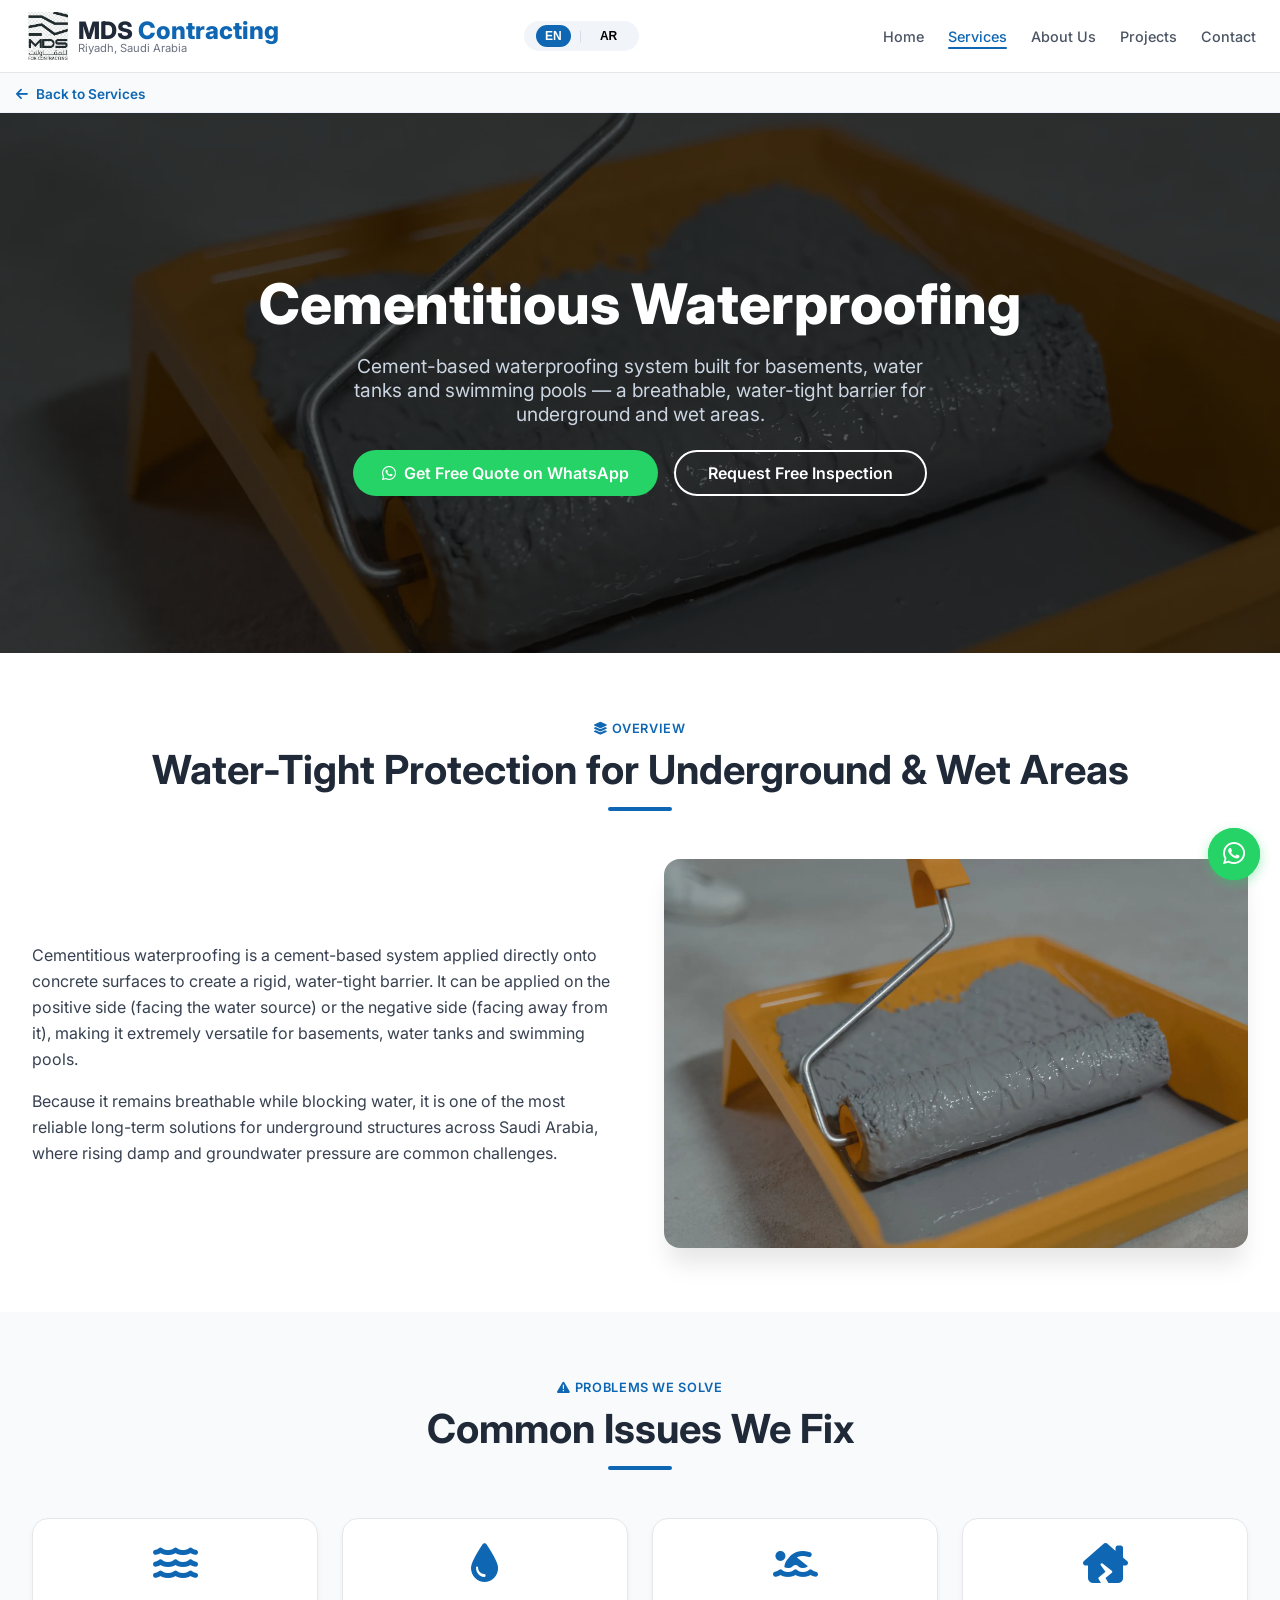
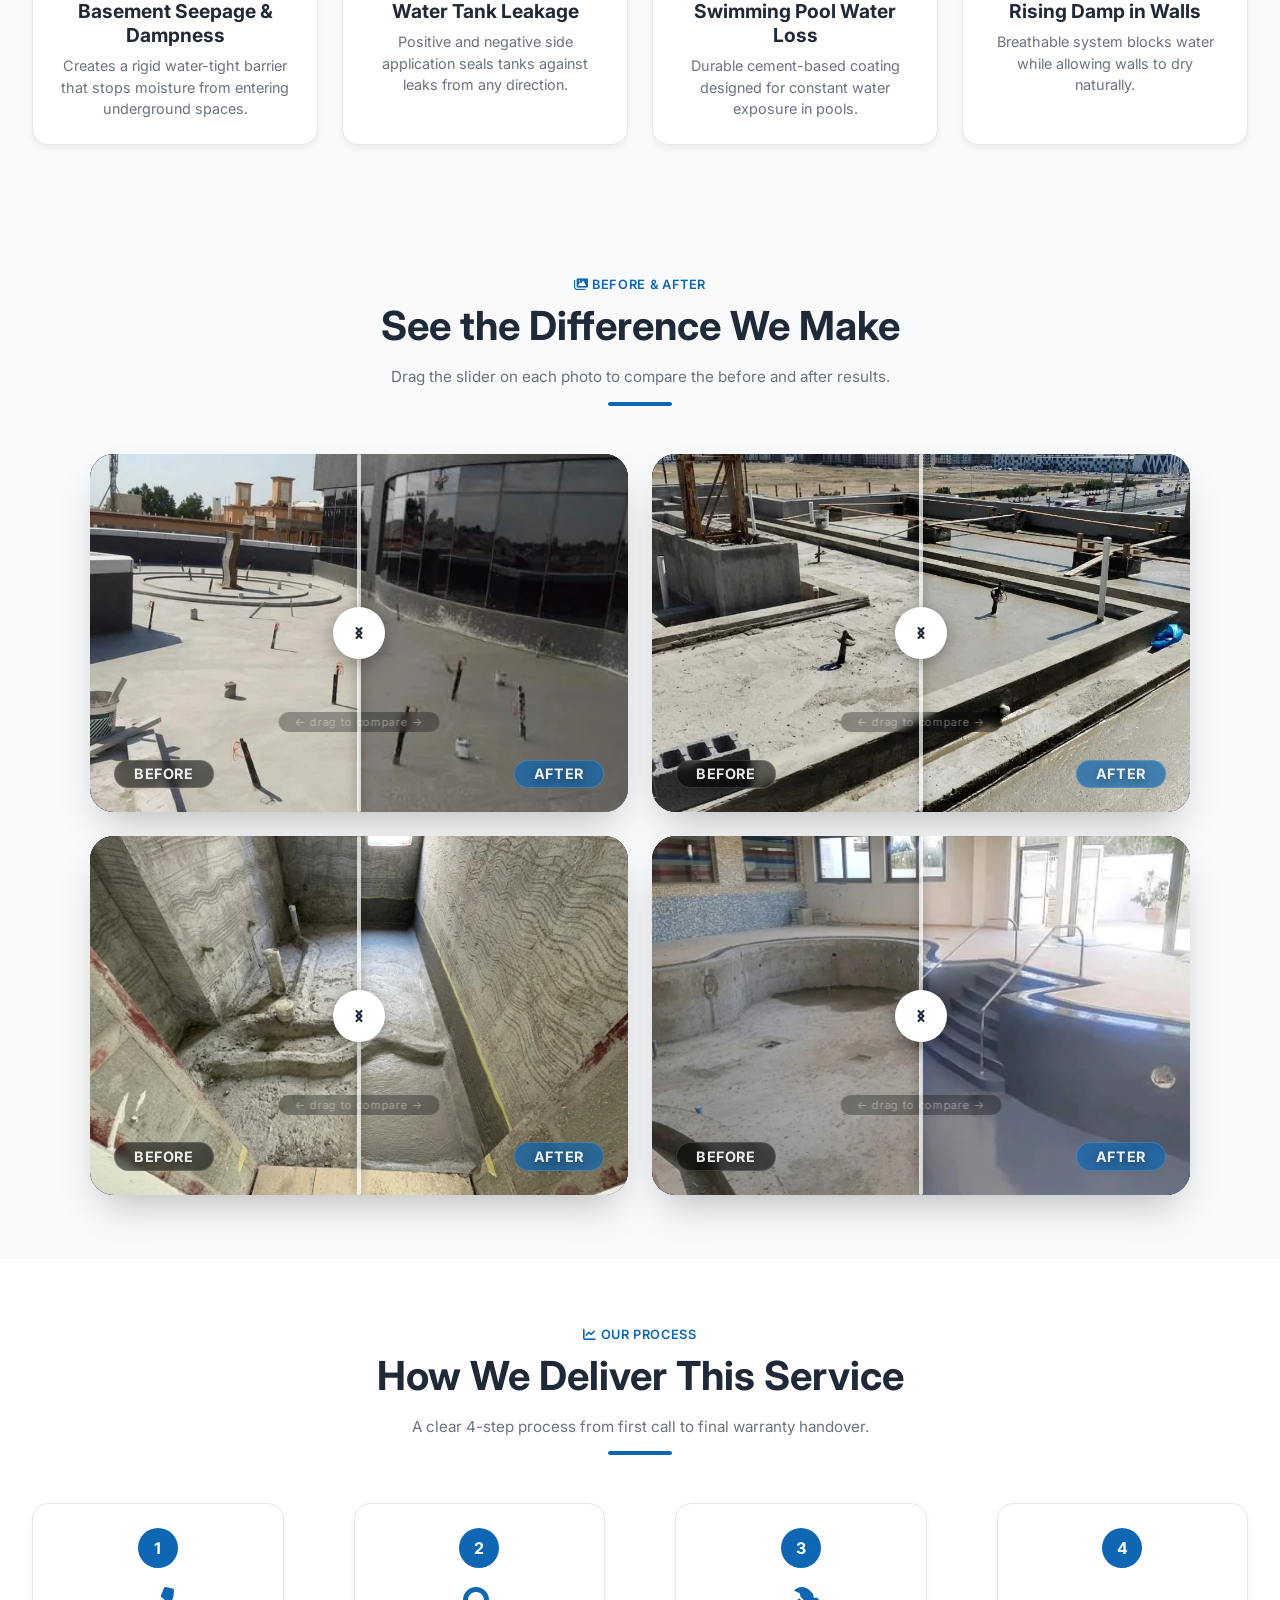
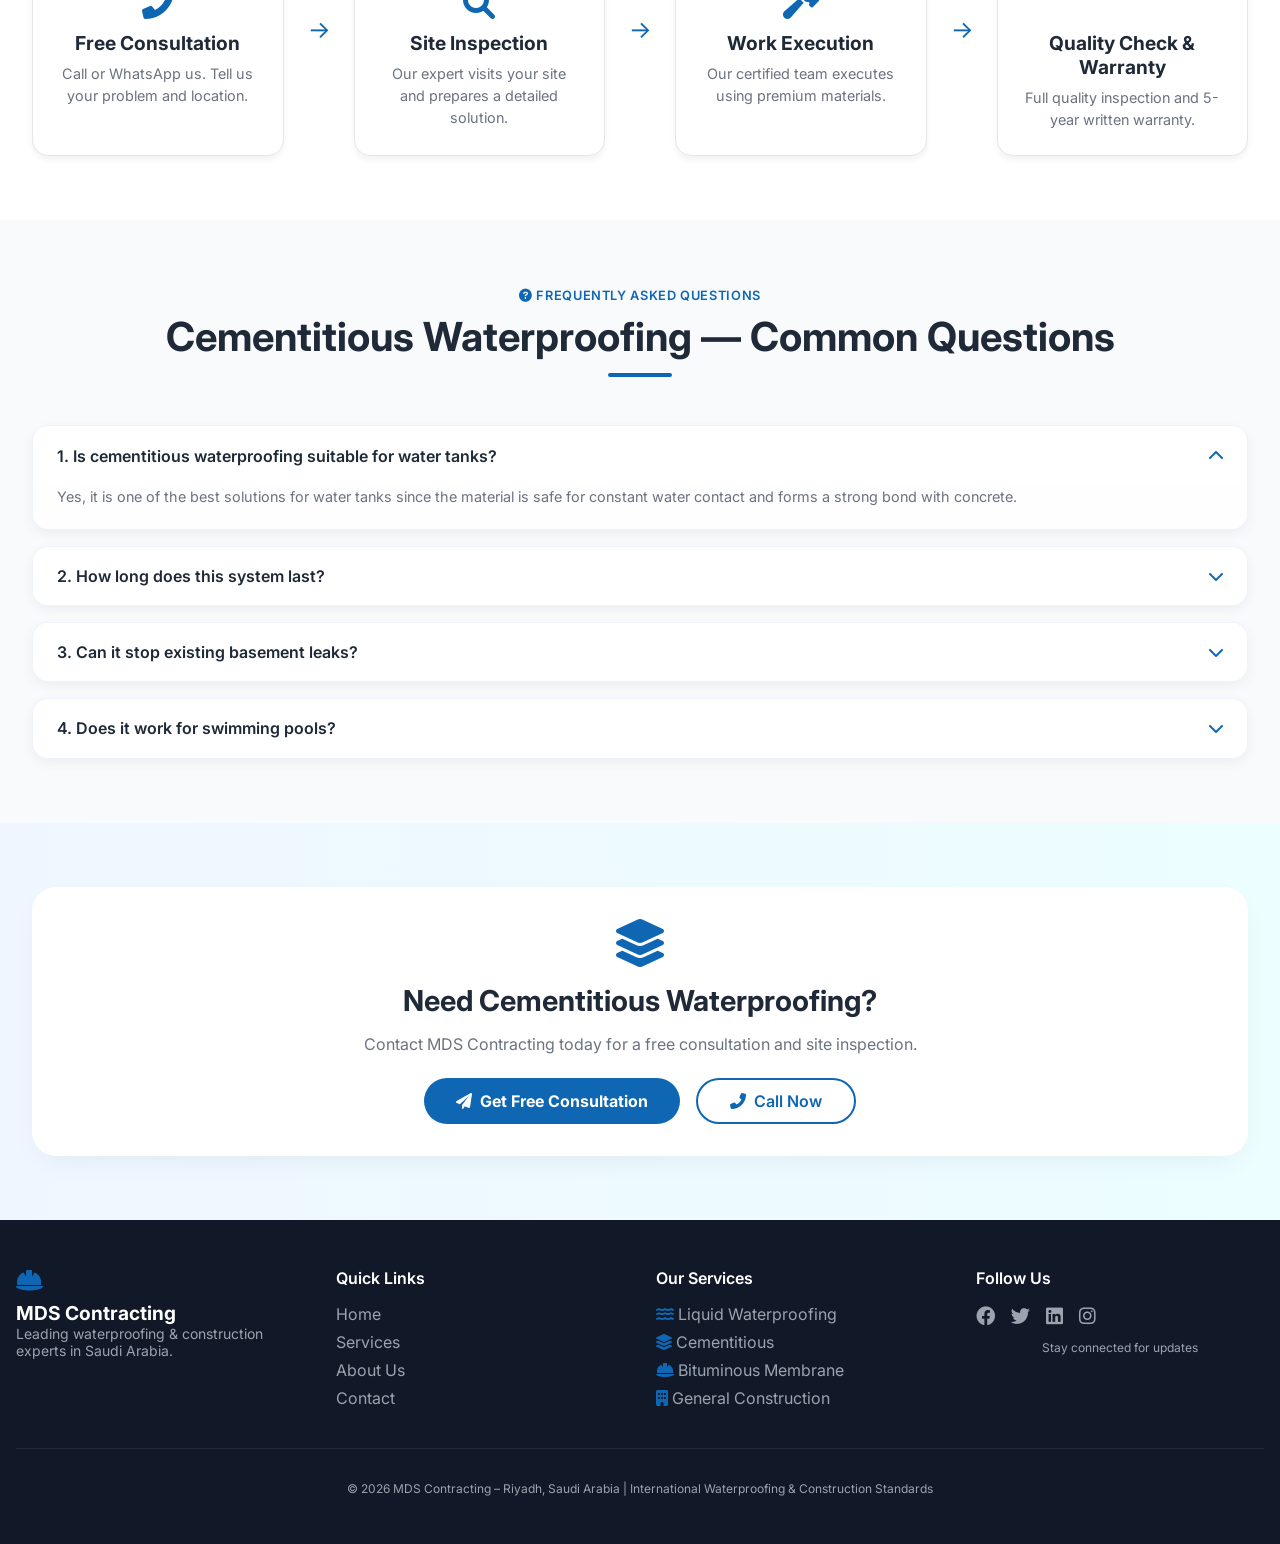
<file: Cementitious waterproofing.html>
<!DOCTYPE html>
<html lang="en">
<head>
    <meta charset="UTF-8" />
    <meta name="viewport" content="width=device-width, initial-scale=1.0, viewport-fit=cover" />
    <title>Cementitious Waterproofing Services in Saudi Arabia | MDS Contracting</title>
    <meta name="description" content="Cement-based waterproofing for basements, water tanks and swimming pools in Saudi Arabia. Breathable, water-tight protection with 5-year warranty." />
        <link href="https://fonts.googleapis.com/css2?family=Inter:opsz,wght@14..32,300;400;500;600;700;800&display=swap" rel="stylesheet" />
    <link rel="stylesheet" href="https://cdnjs.cloudflare.com/ajax/libs/font-awesome/6.0.0-beta3/css/all.min.css" />

    <style>
    * {
      margin: 0;
      padding: 0;
      box-sizing: border-box;
    }
    body {
      font-family: 'Inter', sans-serif;
      background-color: white;
      scroll-behavior: smooth;
    }
    :root {
      --primary: #0f67b3;
      --primary-dark: #0a4e8a;
      --accent: #14b8b6;
      --dark-navy: #0A1628;
      --whatsapp: #25D366;
      --whatsapp-dark: #128C7E;
    }
    .text-primary { color: var(--primary); }

    /* ===== NAVBAR ===== */
    .navbar {
      position: sticky;
      top: 0;
      z-index: 100;
      background-color: white;
      backdrop-filter: blur(12px);
      border-bottom: 1px solid #e5e7eb;
      transition: box-shadow 0.3s ease;
    }
    .navbar.scrolled { box-shadow: 0 4px 20px rgba(0,0,0,0.1); }
    .nav-container {
      max-width: 1280px;
      margin: 0 auto;
      padding: 0.5rem 0.75rem;
      display: flex;
      justify-content: space-between;
      align-items: center;
      gap: 0.5rem;
    }
    .logo-area {
      display: flex;
      align-items: center;
      gap: 0.4rem;
      flex-shrink: 0;
    }
    .logo-img {
      width: 32px;
      height: 32px;
      object-fit: contain;
    }
    .logo-text {
      font-size: 0.9rem;
      font-weight: 800;
      color: #1f2937;
      line-height: 1.1;
    }
    .logo-subtext {
      font-size: 0.5rem;
      color: #6b7280;
      margin-top: -0.1rem;
      line-height: 1;
    }
    .logo-area > div {
      display: flex;
      flex-direction: column;
      line-height: 1.1;
    }
    .lang-center {
      display: flex;
      align-items: center;
      gap: 0.2rem;
      background: #f1f5f9;
      padding: 0.15rem 0.4rem;
      border-radius: 1.5rem;
      flex-shrink: 0;
    }
    .lang-btn-center {
      background: transparent;
      border: none;
      padding: 0.15rem 0.35rem;
      border-radius: 1.2rem;
      cursor: pointer;
      font-size: 0.6rem;
      font-weight: 600;
      transition: all 0.3s;
    }
    .lang-btn-center.active {
      background: var(--primary);
      color: white;
    }
    .lang-divider {
      color: #cbd5e1;
      font-size: 0.6rem;
    }
    .mobile-menu-btn {
      font-size: 1.2rem;
      color: #4b5563;
      cursor: pointer;
      padding: 0.2rem 0.3rem;
      flex-shrink: 0;
    }
    .nav-links {
      display: none;
      gap: 1.5rem;
      align-items: center;
    }
    .nav-link {
      text-decoration: none;
      color: #4b5563;
      font-weight: 500;
      font-size: 0.9rem;
      transition: all 0.2s;
      position: relative;
    }
    .nav-link:hover, .nav-link.active { color: var(--primary); }
    .nav-link.active::after {
      content: '';
      position: absolute;
      bottom: -4px;
      left: 0;
      width: 100%;
      height: 2px;
      background-color: var(--primary);
      border-radius: 4px;
    }
    .mobile-menu {
      display: none;
      flex-direction: column;
      padding: 0.5rem 0.75rem 0.75rem;
      gap: 0.5rem;
    }
    .mobile-menu.show { display: flex; }
    .mobile-nav-link {
      padding: 0.4rem 0.6rem;
      text-decoration: none;
      color: #4b5563;
      border-radius: 0.5rem;
      font-size: 0.85rem;
    }
    .mobile-nav-link.active {
      background-color: #e0f2fe;
      color: var(--primary);
      font-weight: 600;
    }
    @media (min-width: 768px) {
      .nav-links { display: flex; }
      .mobile-menu-btn { display: none; }
      .logo-img { width: 48px; height: 48px; }
      .logo-text { font-size: 1.5rem; }
      .logo-subtext { font-size: 0.7rem; }
      .lang-btn-center { font-size: 0.75rem; padding: 0.25rem 0.6rem; }
      .lang-center { padding: 0.25rem 0.75rem; gap: 0.5rem; }
      .nav-container { padding: 0.75rem 1.5rem; }
    }
    @media (max-width: 480px) {
      .nav-container { padding: 0.7rem 0.75rem; gap: 0.3rem; }
      .logo-img { width: 34px; height: 34px; }
      .logo-text { font-size: 0.8rem; }
      .logo-subtext { font-size: 0.48rem; }
      .lang-center { padding: 0.15rem 0.35rem; }
      .lang-btn-center { font-size: 0.55rem; padding: 0.15rem 0.3rem; }
      .mobile-menu-btn { font-size: 1.3rem; }
    }

    /* ===== SECTION HEADERS ===== */
    .section-header {
      text-align: center;
      margin-bottom: 2rem;
    }
    .section-tag {
      color: var(--primary);
      font-weight: 600;
      text-transform: uppercase;
      letter-spacing: 0.05em;
      font-size: 0.8rem;
      display: inline-block;
    }
    .section-title {
      font-size: 1.6rem;
      font-weight: 700;
      color: #1f2937;
      margin-top: 0.5rem;
      text-align: center;
    }
    .section-divider {
      width: 4rem;
      height: 0.25rem;
      background-color: var(--primary);
      margin: 0.8rem auto 0;
      border-radius: 9999px;
    }
    .section-subtitle {
      color: #6b7280;
      max-width: 42rem;
      margin: 1rem auto 0;
      font-size: 0.95rem;
      line-height: 1.5;
      text-align: center;
    }
    @media (min-width: 768px) {
      .section-title { font-size: 2.5rem; }
      .section-header { margin-bottom: 3rem; }
    }
    @media (max-width: 480px) {
      .section-title { font-size: 1.3rem; }
      .section-subtitle { font-size: 0.8rem; }
    }

    /* ===== HERO ===== */
    .page-hero-section {
      position: relative;
      width: 100%;
      min-height: 60vh;
      display: flex;
      align-items: center;
      justify-content: center;
      text-align: center;
      padding: 6rem 1rem;
      overflow: hidden;
    }
    .hero-bg-image {
      position: absolute;
      top: 0;
      left: 0;
      width: 100%;
      height: 100%;
      object-fit: cover;
      z-index: 0;
    }
    .page-hero-overlay {
      position: absolute;
      inset: 0;
      background: rgba(0,0,0,0.65);
      z-index: 1;
    }
    .page-hero-content {
      position: relative;
      z-index: 2;
      max-width: 800px;
      margin: 0 auto;
      text-align: center;
    }
    .page-hero-title {
      font-size: 2.5rem;
      font-weight: 800;
      color: white;
      margin-bottom: 1rem;
      text-align: center;
    }
    .page-hero-subtitle {
      font-size: 1.1rem;
      color: #cbd5e1;
      max-width: 600px;
      margin: 0 auto;
      text-align: center;
    }
    @media (min-width: 768px) {
      .page-hero-title { font-size: 3.5rem; }
      .page-hero-subtitle { font-size: 1.2rem; }
    }
    @media (max-width: 480px) {
      .page-hero-section { min-height: 35vh; padding: 3rem 1rem; }
      .page-hero-title { font-size: 1.8rem; }
      .page-hero-subtitle { font-size: 0.85rem; }
    }

    /* ===== BUTTONS ===== */
    .hero-buttons {
      margin-top: 2rem;
      display: flex;
      flex-wrap: wrap;
      gap: 1rem;
      justify-content: center;
    }
    .btn-primary {
      background-color: var(--primary);
      color: white;
      padding: 0.75rem 2rem;
      border-radius: 9999px;
      font-weight: bold;
      font-size: 1rem;
      display: inline-flex;
      align-items: center;
      gap: 0.5rem;
      text-decoration: none;
      transition: all 0.3s ease;
      border: none;
      cursor: pointer;
    }
    .btn-primary:hover {
      background-color: var(--primary-dark);
      transform: translateY(-3px);
    }
    .btn-outline-white {
      background: transparent;
      border: 2px solid white;
      color: white;
      padding: 0.7rem 2rem;
      border-radius: 9999px;
      font-weight: 600;
      text-decoration: none;
      display: inline-flex;
      align-items: center;
      gap: 0.5rem;
      transition: all 0.3s ease;
    }
    .btn-outline-white:hover { background: rgba(255,255,255,0.1); }
    .btn-whatsapp {
      background-color: var(--whatsapp);
      color: white;
      padding: 0.8rem 1.8rem;
      border-radius: 2rem;
      text-decoration: none;
      font-weight: 600;
      display: inline-flex;
      align-items: center;
      gap: 0.5rem;
      transition: all 0.3s ease;
    }
    .btn-whatsapp:hover {
      background-color: var(--whatsapp-dark);
      transform: translateY(-2px);
    }
    .btn-outline {
      border: 2px solid var(--primary);
      color: var(--primary);
      background: transparent;
      padding: 0.7rem 2rem;
      border-radius: 9999px;
      font-weight: 600;
      text-decoration: none;
      display: inline-flex;
      align-items: center;
      gap: 0.5rem;
      transition: all 0.3s ease;
    }
    .btn-outline:hover { background: var(--primary); color: white; }

    @media (max-width: 480px) {
      .hero-buttons { margin-top: 1.2rem; gap: 0.6rem; }
      .btn-primary, .btn-outline, .btn-whatsapp, .btn-outline-white {
        padding: 0.5rem 1.2rem;
        font-size: 0.8rem;
      }
    }
    @media (max-width: 360px) {
      .btn-primary, .btn-outline, .btn-whatsapp, .btn-outline-white {
        padding: 0.4rem 1rem;
        font-size: 0.7rem;
      }
    }

    /* ===== BACK TO SERVICES ===== */
    .back-to-services-bar {
      background: #f8fafc;
      border-bottom: 1px solid #eef2ff;
      padding: 0.6rem 1rem;
    }
    .back-to-services-btn {
      display: inline-flex;
      align-items: center;
      gap: 0.5rem;
      color: var(--primary);
      font-weight: 600;
      font-size: 0.85rem;
      text-decoration: none;
      max-width: 1280px;
      margin: 0 auto;
    }
    .back-to-services-btn:hover { text-decoration: underline; }
    @media (max-width: 480px) {
      .back-to-services-bar { padding: 0.5rem 0.75rem; }
      .back-to-services-btn { font-size: 0.75rem; }
    }

    @media (max-width: 480px) {
      .cta-section { padding: 1rem; border-radius: 1rem; }
      .cta-section h2 { font-size: 1.2rem !important; }
      .cta-section p { font-size: 0.8rem !important; margin: 0.5rem auto !important; }
      .cta-section > i { font-size: 2rem !important; margin-bottom: 0.5rem !important; }
      .cta-section .hero-buttons { margin-top: 0.8rem !important; gap: 0.5rem; justify-content: center; }
      .cta-section .btn-primary, .cta-section .btn-outline {
        padding: 0.5rem 1.2rem !important;
        font-size: 0.8rem !important;
      }
    }
    @media (max-width: 360px) {
      .cta-section .btn-primary, .cta-section .btn-outline {
        padding: 0.4rem 1rem !important;
        font-size: 0.7rem !important;
      }
    }

    /* ===== CONTAINER / SECTIONS ===== */
    .container {
      max-width: 1280px;
      margin: 0 auto;
      padding: 0 1rem;
    }
    .section-white { padding: 4rem 1rem; background: white; }
    .section-gradient { padding: 4rem 1rem; background: linear-gradient(to right, #eff6ff, #ecfeff); }
    .section-why-choose { background: #f8fafc; padding: 4rem 1rem; }
    .section-projects { padding: 4rem 1rem; background: #f8fafc; }
    .section-how-we-work { padding: 4rem 1rem; background: white; }
    .faq-section { background: #f8fafc; padding: 4rem 1rem; }

    .two-column {
      display: grid;
      gap: 2rem;
      align-items: center;
    }
    @media (min-width: 768px) {
      .two-column { grid-template-columns: repeat(2, 1fr); gap: 3rem; }
    }
    .story-text {
      color: #374151;
      font-size: 1rem;
      line-height: 1.625;
      text-align: left;
    }
    .mt-4 { margin-top: 1rem; }

    /* ===== FEATURES ===== */
    .features-grid {
      display: grid;
      gap: 1.5rem;
    }
    .feature-card {
      background: white;
      padding: 1.5rem;
      border-radius: 1rem;
      text-align: center;
      transition: all 0.3s ease;
      box-shadow: 0 4px 6px rgba(0,0,0,0.05);
      border: 1px solid #e5e7eb;
    }
    .feature-card:hover {
      transform: translateY(-8px);
      box-shadow: 0 20px 30px -12px rgba(15,103,179,0.25);
      border: 1px solid var(--primary);
    }
    .feature-icon { font-size: 2.5rem; color: var(--primary); margin-bottom: 1rem; }
    .feature-title { font-size: 1.2rem; font-weight: 700; margin-bottom: 0.5rem; color: #1f2937; text-align: center; }
    .feature-text { color: #6b7280; font-size: 0.9rem; line-height: 1.5; text-align: center; }
    @media (min-width: 768px) { .features-grid { grid-template-columns: repeat(2, 1fr); } }
    @media (min-width: 1024px) { .features-grid { grid-template-columns: repeat(4, 1fr); } }

    /* ===== PROCESS ===== */
    .process-timeline { display: flex; flex-direction: column; gap: 1.5rem; }
    .process-step {
      background: white;
      padding: 1.5rem;
      border-radius: 1rem;
      text-align: center;
      box-shadow: 0 4px 6px rgba(0,0,0,0.05);
      border: 1px solid #e5e7eb;
      transition: all 0.3s ease;
    }
    .process-step:hover {
      transform: translateY(-8px);
      box-shadow: 0 20px 30px -12px rgba(15,103,179,0.25);
      border: 1px solid var(--primary);
    }
    .process-number {
      width: 40px;
      height: 40px;
      background: var(--primary);
      color: white;
      border-radius: 50%;
      display: flex;
      align-items: center;
      justify-content: center;
      font-weight: bold;
      margin: 0 auto 1rem;
    }
    .process-icon { font-size: 2rem; color: var(--primary); margin-bottom: 0.5rem; }
    .process-title { font-size: 1.2rem; font-weight: 700; margin-bottom: 0.5rem; color: #1f2937; text-align: center; }
    .process-text { color: #6b7280; font-size: 0.9rem; line-height: 1.5; text-align: center; }
    .process-connector { display: none; }
    @media (min-width: 768px) {
      .process-timeline { flex-direction: row; }
      .process-step { flex: 1; }
      .process-connector { display: flex; align-items: center; color: var(--primary); font-size: 1.5rem; }
      .process-connector::before { content: '→'; }
    }

    /* ===== FAQ ===== */
    .faq-grid { display: grid; gap: 1rem; }
    .faq-item {
      background: white;
      border-radius: 1rem;
      overflow: hidden;
      box-shadow: 0 4px 12px rgba(0,0,0,0.05);
      border: 1px solid #eef2ff;
      transition: all 0.3s ease;
    }
    .faq-item:hover { border-color: var(--primary); }
    .faq-question {
      padding: 1.2rem 1.5rem;
      cursor: pointer;
      display: flex;
      justify-content: space-between;
      align-items: center;
      font-weight: 600;
      color: #1f2937;
      transition: all 0.3s;
      background: white;
    }
    .faq-question:hover { color: var(--primary); background: #f8fafc; }
    .faq-question span { flex: 1; padding-right: 1rem; text-align: left; }
    .faq-question i { transition: transform 0.3s ease; color: var(--primary); }
    .faq-item.active .faq-question i { transform: rotate(180deg); }
    .faq-answer {
      padding: 0 1.5rem;
      max-height: 0;
      overflow: hidden;
      transition: max-height 0.4s ease-out, padding 0.3s ease;
      color: #6b7280;
      line-height: 1.7;
      font-size: 0.9rem;
      background: #fefefe;
      text-align: left;
    }
    .faq-item.active .faq-answer {
      padding: 0 1.5rem 1.2rem;
      max-height: 500px;
    }

    /* ===== CTA ===== */
    .cta-section {
      text-align: center;
      padding: 2rem;
      background: white;
      border-radius: 1.5rem;
      box-shadow: 0 10px 30px -10px rgba(0,0,0,0.08);
    }

    /* ===== FOOTER ===== */
    .footer { background-color: #111827; color: #9ca3af; padding: 3rem 1rem; }
    .footer-container { max-width: 1280px; margin: 0 auto; display: grid; gap: 2rem; }
    .footer-icon { font-size: 1.5rem; color: var(--primary); }
    .footer-title { color: white; font-weight: 700; font-size: 1.2rem; margin-top: 0.5rem; }
    .footer-text { font-size: 0.875rem; }
    .footer-heading { color: white; font-weight: 600; margin-bottom: 1rem; }
    .footer-links { list-style: none; }
    .footer-links li { margin-bottom: 0.5rem; }
    .footer-links a { color: #9ca3af; text-decoration: none; transition: color 0.2s; }
    .footer-links a:hover { color: var(--primary); }
    .social-icons { display: flex; gap: 1rem; font-size: 1.2rem; }
    .social-icons a { color: #9ca3af; transition: color 0.2s; }
    .social-icons a:hover { color: var(--primary); }
    .follow-text { font-size: 0.75rem; margin-top: 0.75rem; text-align: center; }
    .footer-bottom {
      border-top: 1px solid #1f2937;
      margin-top: 2rem;
      padding-top: 2rem;
      text-align: center;
      font-size: 0.75rem;
    }
    @media (min-width: 768px) { .footer-container { grid-template-columns: repeat(4, 1fr); } }
    @media (max-width: 480px) {
      .footer { padding: 1.5rem 0.8rem; }
      .footer-container { gap: 1.2rem; }
      .footer-title { font-size: 0.9rem; text-align: center; }
      .footer-text { font-size: 0.7rem; text-align: center; }
      .footer-heading { font-size: 0.85rem; text-align: center; }
      .footer-links li { text-align: center; font-size: 0.7rem; }
      .social-icons { justify-content: center; }
    }

    /* ===== WHATSAPP FLOATING ===== */
    .floating-whatsapp {
      position: fixed;
      bottom: 20px;
      right: 20px;
      background-color: var(--whatsapp);
      width: 52px;
      height: 52px;
      border-radius: 50%;
      display: flex;
      align-items: center;
      justify-content: center;
      color: white;
      font-size: 1.6rem;
      z-index: 9999;
      text-decoration: none;
      box-shadow: 0 4px 12px rgba(37, 211, 102, 0.4);
      transition: all 0.3s ease;
    }
    .floating-whatsapp:hover { background-color: var(--whatsapp-dark); transform: scale(1.08); }
    .pulse-ring {
      position: absolute;
      width: 100%;
      height: 100%;
      border-radius: 50%;
      background-color: var(--whatsapp);
      animation: pulse 2s infinite;
      z-index: -1;
    }
    @keyframes pulse {
      0% { transform: scale(1); opacity: 0.8; }
      100% { transform: scale(1.6); opacity: 0; }
    }
    .tooltip {
      position: absolute;
      right: 62px;
      background: #1f2937;
      color: white;
      padding: 0.3rem 0.8rem;
      border-radius: 0.5rem;
      font-size: 0.7rem;
      white-space: nowrap;
      opacity: 0;
      visibility: hidden;
      transition: all 0.2s;
    }
    .floating-whatsapp:hover .tooltip { opacity: 1; visibility: visible; }
    @media (max-width: 480px) {
      .floating-whatsapp { width: 40px; height: 40px; font-size: 1.1rem; bottom: 12px; right: 12px; }
      .tooltip { display: none; }
    }

    /* ===== BEFORE / AFTER SLIDER - NO ZOOM ===== */
        .ba-gallery-grid {
      display: grid;
      grid-template-columns: 1fr;
      gap: 1.5rem;
      max-width: 1100px;
      margin: 0 auto;
    }
    @media (min-width: 768px) {
      .ba-gallery-grid { grid-template-columns: repeat(2, 1fr); }
    }
    .ba-gallery-grid .ba-slider-wrapper {
      max-width: none;
      margin: 0;
    }

    .ba-slider-wrapper {
      max-width: 900px;
      margin: 0 auto 1.5rem;
      border-radius: 1.5rem;
      overflow: hidden;
      box-shadow: 0 20px 40px -12px rgba(0, 0, 0, 0.25);
      background: #0a1628;
      position: relative;
      user-select: none;
      -webkit-user-select: none;
      touch-action: pan-y;
    }

    .ba-slider-container {
      position: relative;
      width: 100%;
      padding-bottom: 66.67%;
      background: #1f2937;
      overflow: hidden;
    }

    .ba-slider-container img {
      position: absolute;
      top: 0;
      left: 0;
      width: 100%;
      height: 100%;
      object-fit: cover;
      display: block;
      pointer-events: none;
      -webkit-user-drag: none;
    }

    .ba-img-before {
      z-index: 1;
    }

    .ba-img-after-wrap {
      position: absolute;
      top: 0;
      left: 0;
      width: 100%;
      height: 100%;
      overflow: hidden;
      z-index: 2;
      transition: none;
      clip-path: inset(0 50% 0 0);
    }
    .ba-img-after-wrap img {
      width: 100%;
      height: 100%;
      left: 0;
    }

    .ba-handle {
      position: absolute;
      top: 0;
      left: 50%;
      width: 4px;
      height: 100%;
      z-index: 5;
      transform: translateX(-50%);
      cursor: ew-resize;
      touch-action: none;
    }
    .ba-handle::before {
      content: '';
      position: absolute;
      top: 0;
      left: 50%;
      width: 4px;
      height: 100%;
      background: rgba(255, 255, 255, 0.7);
      transform: translateX(-50%);
      box-shadow: 0 0 12px rgba(0, 0, 0, 0.4);
      border-radius: 2px;
      transition: background 0.2s;
    }
    .ba-handle:hover::before,
    .ba-handle.active::before {
      background: #ffffff;
      box-shadow: 0 0 20px rgba(15, 103, 179, 0.6);
    }

    .ba-knob {
      position: absolute;
      top: 50%;
      left: 50%;
      transform: translate(-50%, -50%);
      width: 52px;
      height: 52px;
      background: #ffffff;
      border-radius: 50%;
      box-shadow: 0 4px 20px rgba(0, 0, 0, 0.35);
      display: flex;
      flex-direction: column;
      align-items: center;
      justify-content: center;
      transition: transform 0.2s, box-shadow 0.2s;
      border: 2px solid rgba(255, 255, 255, 0.9);
    }
    .ba-handle:hover .ba-knob,
    .ba-handle.active .ba-knob {
      transform: translate(-50%, -50%) scale(1.08);
      box-shadow: 0 6px 28px rgba(15, 103, 179, 0.45);
      border-color: #0f67b3;
    }
    .ba-knob svg {
      width: 20px;
      height: 20px;
      fill: none;
      stroke: #1f2937;
      stroke-width: 2.5;
      stroke-linecap: round;
      stroke-linejoin: round;
    }
    .ba-handle:hover .ba-knob svg path,
    .ba-handle.active .ba-knob svg path {
      stroke: #0f67b3;
    }

    .ba-step-counter {
      font-size: 0.6rem;
      font-weight: 700;
      color: #1f2937;
      background: rgba(255,255,255,0.9);
      padding: 0.05rem 0.4rem;
      border-radius: 0.8rem;
      margin-top: 0.1rem;
      line-height: 1.2;
      letter-spacing: 0.02em;
    }
    .ba-handle:hover .ba-step-counter,
    .ba-handle.active .ba-step-counter {
      color: #0f67b3;
    }

    .ba-labels {
      position: absolute;
      bottom: 1.5rem;
      left: 0;
      right: 0;
      z-index: 6;
      display: flex;
      justify-content: space-between;
      padding: 0 1.5rem;
      pointer-events: none;
      font-weight: 700;
      font-size: 0.9rem;
      letter-spacing: 0.04em;
      text-transform: uppercase;
      color: rgba(255, 255, 255, 0.9);
      text-shadow: 0 2px 12px rgba(0, 0, 0, 0.5);
    }
    .ba-label-before {
      background: rgba(0, 0, 0, 0.55);
      padding: 0.3rem 1.2rem;
      border-radius: 2rem;
      backdrop-filter: blur(4px);
      border: 1px solid rgba(255, 255, 255, 0.15);
    }
    .ba-label-after {
      background: rgba(15, 103, 179, 0.7);
      padding: 0.3rem 1.2rem;
      border-radius: 2rem;
      backdrop-filter: blur(4px);
      border: 1px solid rgba(255, 255, 255, 0.15);
    }

    .ba-drag-hint {
      position: absolute;
      bottom: 5rem;
      left: 50%;
      transform: translateX(-50%);
      z-index: 4;
      color: rgba(255, 255, 255, 0.4);
      font-size: 0.7rem;
      letter-spacing: 0.06em;
      background: rgba(0, 0, 0, 0.3);
      padding: 0.2rem 1rem;
      border-radius: 2rem;
      backdrop-filter: blur(4px);
      white-space: nowrap;
      pointer-events: none;
      opacity: 1;
      transition: opacity 0.6s;
    }
    .ba-drag-hint.hidden { opacity: 0; }

    @media (max-width: 768px) {
      .ba-slider-container { padding-bottom: 75%; }
      .ba-knob { width: 42px; height: 42px; }
      .ba-knob svg { width: 16px; height: 16px; }
      .ba-step-counter { font-size: 0.5rem; }
      .ba-labels { font-size: 0.7rem; padding: 0 0.8rem; bottom: 1rem; }
      .ba-label-before, .ba-label-after { padding: 0.2rem 0.8rem; }
      .ba-drag-hint { font-size: 0.55rem; bottom: 4rem; }
    }
    @media (max-width: 480px) {
      .ba-slider-wrapper { border-radius: 0.8rem; margin-bottom: 1rem; }
      .ba-slider-container { padding-bottom: 80%; }
      .ba-knob { width: 36px; height: 36px; }
      .ba-knob svg { width: 12px; height: 12px; }
      .ba-step-counter { font-size: 0.4rem; padding: 0.02rem 0.3rem; }
      .ba-labels { font-size: 0.55rem; padding: 0 0.5rem; bottom: 0.7rem; }
      .ba-label-before, .ba-label-after { padding: 0.1rem 0.5rem; }
      .ba-drag-hint { font-size: 0.45rem; bottom: 3.2rem; padding: 0.1rem 0.5rem; }
    }

    .slide-left-card {
      opacity: 0;
      transform: translateX(-50px);
      transition: all 0.7s ease-out;
    }
    .slide-left-card.animate-in {
      opacity: 1;
      transform: translateX(0);
    }
    .slide-up-card {
      opacity: 0;
      transform: translateY(50px);
      transition: all 0.7s ease-out;
    }
    .slide-up-card.animate-in {
      opacity: 1;
      transform: translateY(0);
    }
  
    /* ===== IMAGE HOVER ZOOM ===== */
    .img-hover-zoom {
      width: 100%;
      border-radius: 1rem;
      overflow: hidden;
      box-shadow: 0 20px 25px -5px rgba(0,0,0,0.1);
    }
    .img-hover-zoom .zoom-img {
      width: 100%;
      height: 100%;
      display: block;
      object-fit: cover;
      transition: transform 0.5s ease;
    }
    .img-hover-zoom:hover .zoom-img {
      transform: scale(1.08);
    }
</style>
</head>
<body>

    <!-- ===== NAVBAR ===== -->
    <nav class="navbar" id="navbar">
        <div class="nav-container">
            <div class="logo-area">
                <img src="images/other/mds logo.webp" alt="MDS Logo" class="logo-img" onerror="this.src='https://placehold.co/200x200/0f67b3/white?text=MDS'" />
                <div>
                    <h1 class="logo-text">MDS <span class="text-primary">Contracting</span></h1>
                    <p class="logo-subtext">Riyadh, Saudi Arabia</p>
                </div>
            </div>
            <div class="lang-center">
                <button class="lang-btn-center active" data-lang="en">EN</button>
                <span class="lang-divider">|</span>
                <button class="lang-btn-center" data-lang="ar">AR</button>
            </div>
            <div class="mobile-menu-btn"><i class="fas fa-bars"></i></div>
            <div class="nav-links">
                <a href="index.html" class="nav-link" data-en="Home" data-ar="الرئيسية">Home</a>
                <a href="services.html" class="nav-link active" data-en="Services" data-ar="الخدمات">Services</a>
                <a href="about.html" class="nav-link" data-en="About Us" data-ar="من نحن">About Us</a>
                <a href="projects.html" class="nav-link" data-en="Projects" data-ar="مشاريعنا">Projects</a>
                <a href="contact.html" class="nav-link" data-en="Contact" data-ar="اتصل بنا">Contact</a>
            </div>
        </div>
        <div id="mobile-menu" class="mobile-menu">
            <a href="index.html" class="mobile-nav-link" data-en="Home" data-ar="الرئيسية">Home</a>
            <a href="services.html" class="mobile-nav-link active" data-en="Services" data-ar="الخدمات">Services</a>
            <a href="about.html" class="mobile-nav-link" data-en="About Us" data-ar="من نحن">About Us</a>
            <a href="projects.html" class="nav-link" data-en="Projects" data-ar="مشاريعنا">Projects</a>
            <a href="contact.html" class="mobile-nav-link" data-en="Contact" data-ar="اتصل بنا">Contact</a>
        </div>
    </nav>

    <div class="back-to-services-bar">
      <a href="services.html" class="back-to-services-btn"><i class="fas fa-arrow-left"></i> <span data-en="Back to Services" data-ar="العودة إلى الخدمات">Back to Services</span></a>
    </div>

    <main>

        <!-- ===== HERO ===== -->
        <section class="page-hero-section">
            <img src="images/other/cementitious Waterproofing.webp" alt="Cementitious Waterproofing" class="hero-bg-image" />
            <div class="page-hero-overlay"></div>
            <div class="page-hero-content">
                <h1 class="page-hero-title"><span data-en="Cementitious Waterproofing" data-ar="العزل المائي الأسمنتي">Cementitious Waterproofing</span></h1>
                <p class="page-hero-subtitle" data-en="Cement-based waterproofing system built for basements, water tanks and swimming pools — a breathable, water-tight barrier for underground and wet areas." data-ar="نظام عزل مائي أسمنتي مصمم للأقبية وخزانات المياه وحمامات السباحة - حاجز عازل للماء وقابل للتنفس للمناطق الجوفية والرطبة.">Cement-based waterproofing system built for basements, water tanks and swimming pools — a breathable, water-tight barrier for underground and wet areas.</p>
                <div class="hero-buttons" style="justify-content:center; margin-top:1.5rem;">
                    <a href="https://wa.me/9665082247563?text=Hello%2C%20I%20need%20cementitious%20waterproofing%20services." class="btn-whatsapp" target="_blank">
                        <i class="fab fa-whatsapp"></i>
                        <span data-en="Get Free Quote on WhatsApp" data-ar="احصل على عرض أسعار مجاني على واتساب">Get Free Quote on WhatsApp</span>
                    </a>
                    <a href="contact.html#contactForm" class="btn-outline-white">
                        <span data-en="Request Free Inspection" data-ar="اطلب تفتيشًا مجانيًا">Request Free Inspection</span>
                    </a>
                </div>
            </div>
        </section>

        <!-- ===== OVERVIEW ===== -->
        <section class="section-white">
            <div class="container">
                <div class="section-header">
                    <span class="section-tag"><i class="fas fa-layer-group"></i> <span data-en="OVERVIEW" data-ar="نظرة عامة">OVERVIEW</span></span>
                    <h2 class="section-title" data-en="Water-Tight Protection for Underground & Wet Areas" data-ar="حماية عازلة للماء للمناطق الجوفية والرطبة">Water-Tight Protection for Underground & Wet Areas</h2>
                    <div class="section-divider"></div>
                </div>
                <div class="two-column">
                    <div>
                        <p class="story-text" data-en="Cementitious waterproofing is a cement-based system applied directly onto concrete surfaces to create a rigid, water-tight barrier. It can be applied on the positive side (facing the water source) or the negative side (facing away from it), making it extremely versatile for basements, water tanks and swimming pools." data-ar="العزل المائي الأسمنتي هو نظام قائم على الأسمنت يُطبق مباشرة على أسطح الخرسانة لتشكيل حاجز صلب وعازل للماء. يمكن تطبيقه من الجانب الإيجابي أو السلبي، مما يجعله مرنًا جدًا للأقبية وخزانات المياه وحمامات السباحة.">Cementitious waterproofing is a cement-based system applied directly onto concrete surfaces to create a rigid, water-tight barrier. It can be applied on the positive side (facing the water source) or the negative side (facing away from it), making it extremely versatile for basements, water tanks and swimming pools.</p>
                        <p class="story-text mt-4" data-en="Because it remains breathable while blocking water, it is one of the most reliable long-term solutions for underground structures across Saudi Arabia, where rising damp and groundwater pressure are common challenges." data-ar="نظرًا لأنه يبقى قابلاً للتنفس أثناء منع الماء، فهو أحد أكثر الحلول طويلة الأمد موثوقية للهياكل الجوفية في جميع أنحاء المملكة العربية السعودية.">Because it remains breathable while blocking water, it is one of the most reliable long-term solutions for underground structures across Saudi Arabia, where rising damp and groundwater pressure are common challenges.</p>
                    </div>
                    <div class="img-hover-zoom">
                        <img src="images/other/cementitious Waterproofing.webp" alt="Cementitious Waterproofing" class="zoom-img" />
                    </div>
                </div>
            </div>
        </section>

        <!-- ===== PROBLEMS WE SOLVE ===== -->
        <section class="section-why-choose">
            <div class="container">
                <div class="section-header">
                    <span class="section-tag"><i class="fas fa-exclamation-triangle"></i> <span data-en="PROBLEMS WE SOLVE" data-ar="المشاكل التي نحلها">PROBLEMS WE SOLVE</span></span>
                    <h2 class="section-title" data-en="Common Issues We Fix" data-ar="المشاكل الشائعة التي نصلحها">Common Issues We Fix</h2>
                    <div class="section-divider"></div>
                </div>
                <div class="features-grid">
                    <div class="feature-card slide-left-card"><i class="fas fa-water feature-icon"></i><h3 class="feature-title" data-en="Basement Seepage & Dampness" data-ar="تسرب ورطوبة القبو">Basement Seepage & Dampness</h3><p class="feature-text" data-en="Creates a rigid water-tight barrier that stops moisture from entering underground spaces." data-ar="يخلق حاجزًا صلبًا يمنع دخول الرطوبة.">Creates a rigid water-tight barrier that stops moisture from entering underground spaces.</p></div>
                    <div class="feature-card slide-left-card"><i class="fas fa-tint feature-icon"></i><h3 class="feature-title" data-en="Water Tank Leakage" data-ar="تسرب خزان المياه">Water Tank Leakage</h3><p class="feature-text" data-en="Positive and negative side application seals tanks against leaks from any direction." data-ar="التطبيق من الجانبين يمنع التسرب من أي اتجاه.">Positive and negative side application seals tanks against leaks from any direction.</p></div>
                    <div class="feature-card slide-left-card"><i class="fas fa-swimmer feature-icon"></i><h3 class="feature-title" data-en="Swimming Pool Water Loss" data-ar="فقدان مياه حمام السباحة">Swimming Pool Water Loss</h3><p class="feature-text" data-en="Durable cement-based coating designed for constant water exposure in pools." data-ar="طلاء أسمنتي متين مصمم للتعرض المستمر للماء.">Durable cement-based coating designed for constant water exposure in pools.</p></div>
                    <div class="feature-card slide-left-card"><i class="fas fa-house-damage feature-icon"></i><h3 class="feature-title" data-en="Rising Damp in Walls" data-ar="الرطوبة الصاعدة في الجدران">Rising Damp in Walls</h3><p class="feature-text" data-en="Breathable system blocks water while allowing walls to dry naturally." data-ar="نظام قابل للتنفس يمنع الماء ويسمح بالجفاف الطبيعي.">Breathable system blocks water while allowing walls to dry naturally.</p></div>
                </div>
            </div>
        </section>

        <!-- ========================================================== -->
        <!-- ===== BEFORE / AFTER SLIDER (identical to bituminous) ===== -->
        <!-- ========================================================== -->
        <section class="section-projects">
            <div class="container">
                <div class="section-header">
                    <span class="section-tag"><i class="fas fa-images"></i> <span data-en="BEFORE & AFTER" data-ar="قبل وبعد">BEFORE & AFTER</span></span>
                    <h2 class="section-title" data-en="See the Difference We Make" data-ar="شاهد الفرق الذي نصنعه">See the Difference We Make</h2>
                    <p class="section-subtitle" data-en="Drag the slider on each photo to compare the before and after results." data-ar="اسحب شريط التمرير على كل صورة للمقارنة بين ما قبل وبعد.">Drag the slider on each photo to compare the before and after results.</p>
                    <div class="section-divider"></div>
                </div>

                <!-- BEFORE / AFTER SLIDER -->
                <div class="ba-gallery-grid">
                <div class="ba-slider-wrapper" dir="ltr">
                    <div class="ba-slider-container">
                        <img class="ba-img-before" src="images/before/Cementinous waterproofing project 01 before.webp" alt="Before 1" />
                        <div class="ba-img-after-wrap">
                            <img src="images/after/Cementinous waterproofing project 01 after.webp" alt="After 1" />
                        </div>
                        <div class="ba-handle">
                            <div class="ba-knob">
                                <svg viewBox="0 0 24 24">
                                    <path d="M9 6L15 12L9 18" />
                                    <path d="M15 6L9 12L15 18" />
                                </svg>
                            </div>
                        </div>
                        <div class="ba-labels">
                            <span class="ba-label-before">Before</span>
                            <span class="ba-label-after">After</span>
                        </div>
                        <div class="ba-drag-hint">← drag to compare →</div>
                    </div>
                </div>
                <div class="ba-slider-wrapper" dir="ltr">
                    <div class="ba-slider-container">
                        <img class="ba-img-before" src="images/before/Cementinous waterproofing project 02 before.webp" alt="Before 2" />
                        <div class="ba-img-after-wrap">
                            <img src="images/after/Cementinous waterproofing project 02 after.webp" alt="After 2" />
                        </div>
                        <div class="ba-handle">
                            <div class="ba-knob">
                                <svg viewBox="0 0 24 24">
                                    <path d="M9 6L15 12L9 18" />
                                    <path d="M15 6L9 12L15 18" />
                                </svg>
                            </div>
                        </div>
                        <div class="ba-labels">
                            <span class="ba-label-before">Before</span>
                            <span class="ba-label-after">After</span>
                        </div>
                        <div class="ba-drag-hint">← drag to compare →</div>
                    </div>
                </div>
                <div class="ba-slider-wrapper" dir="ltr">
                    <div class="ba-slider-container">
                        <img class="ba-img-before" src="images/before/Cementinous waterproofing project 03 before.webp" alt="Before 3" />
                        <div class="ba-img-after-wrap">
                            <img src="images/after/Cementinous waterproofing project 03 after.webp" alt="After 3" />
                        </div>
                        <div class="ba-handle">
                            <div class="ba-knob">
                                <svg viewBox="0 0 24 24">
                                    <path d="M9 6L15 12L9 18" />
                                    <path d="M15 6L9 12L15 18" />
                                </svg>
                            </div>
                        </div>
                        <div class="ba-labels">
                            <span class="ba-label-before">Before</span>
                            <span class="ba-label-after">After</span>
                        </div>
                        <div class="ba-drag-hint">← drag to compare →</div>
                    </div>
                </div>
                <div class="ba-slider-wrapper" dir="ltr">
                    <div class="ba-slider-container">
                        <img class="ba-img-before" src="images/before/Cementinous waterproofing project 04 before.webp" alt="Before 4" />
                        <div class="ba-img-after-wrap">
                            <img src="images/after/Cementinous waterproofing project 04 after.webp" alt="After 4" />
                        </div>
                        <div class="ba-handle">
                            <div class="ba-knob">
                                <svg viewBox="0 0 24 24">
                                    <path d="M9 6L15 12L9 18" />
                                    <path d="M15 6L9 12L15 18" />
                                </svg>
                            </div>
                        </div>
                        <div class="ba-labels">
                            <span class="ba-label-before">Before</span>
                            <span class="ba-label-after">After</span>
                        </div>
                        <div class="ba-drag-hint">← drag to compare →</div>
                    </div>
                </div>
                </div>

            </div>
        </section>

        <!-- ===== PROCESS ===== -->
        <section class="section-how-we-work">
            <div class="container">
                <div class="section-header">
                    <span class="section-tag"><i class="fas fa-chart-line"></i> <span data-en="OUR PROCESS" data-ar="عمليتنا">OUR PROCESS</span></span>
                    <h2 class="section-title" data-en="How We Deliver This Service" data-ar="كيف نقدم هذه الخدمة">How We Deliver This Service</h2>
                    <p class="section-subtitle" data-en="A clear 4-step process from first call to final warranty handover." data-ar="عملية واضحة من 4 خطوات من أول اتصال إلى تسليم الضمان النهائي.">A clear 4-step process from first call to final warranty handover.</p>
                    <div class="section-divider"></div>
                </div>
                <div class="process-timeline">
                    <div class="process-step slide-up-card"><div class="process-number">1</div><div class="process-icon"><i class="fas fa-phone-alt"></i></div><h3 class="process-title" data-en="Free Consultation" data-ar="استشارة مجانية">Free Consultation</h3><p class="process-text" data-en="Call or WhatsApp us. Tell us your problem and location." data-ar="اتصل بنا أو واتساب. أخبرنا بمشكلتك وموقعك.">Call or WhatsApp us. Tell us your problem and location.</p></div>
                    <div class="process-connector"></div>
                    <div class="process-step slide-up-card"><div class="process-number">2</div><div class="process-icon"><i class="fas fa-search"></i></div><h3 class="process-title" data-en="Site Inspection" data-ar="تفتيش الموقع">Site Inspection</h3><p class="process-text" data-en="Our expert visits your site and prepares a detailed solution." data-ar="خبيرنا يزور موقعك ويعد حلاً مفصلاً.">Our expert visits your site and prepares a detailed solution.</p></div>
                    <div class="process-connector"></div>
                    <div class="process-step slide-up-card"><div class="process-number">3</div><div class="process-icon"><i class="fas fa-hammer"></i></div><h3 class="process-title" data-en="Work Execution" data-ar="تنفيذ العمل">Work Execution</h3><p class="process-text" data-en="Our certified team executes using premium materials." data-ar="فريقنا المعتمد ينفذ باستخدام مواد متميزة.">Our certified team executes using premium materials.</p></div>
                    <div class="process-connector"></div>
                    <div class="process-step slide-up-card"><div class="process-number">4</div><div class="process-icon"><i class="fas fa-shield-check"></i></div><h3 class="process-title" data-en="Quality Check & Warranty" data-ar="فحص الجودة والضمان">Quality Check & Warranty</h3><p class="process-text" data-en="Full quality inspection and 5-year written warranty." data-ar="فحص جودة كامل وضمان كتابي لمدة 5 سنوات.">Full quality inspection and 5-year written warranty.</p></div>
                </div>
            </div>
        </section>

        <!-- ===== FAQ ===== -->
        <section class="faq-section">
            <div class="container">
                <div class="section-header">
                    <span class="section-tag"><i class="fas fa-question-circle"></i> <span data-en="FREQUENTLY ASKED QUESTIONS" data-ar="الأسئلة الشائعة">FREQUENTLY ASKED QUESTIONS</span></span>
                    <h2 class="section-title" data-en="Cementitious Waterproofing — Common Questions" data-ar="العزل المائي الأسمنتي - أسئلة شائعة">Cementitious Waterproofing — Common Questions</h2>
                    <div class="section-divider"></div>
                </div>
                <div class="faq-grid">
                    <div class="faq-item"><div class="faq-question"><span data-en="1. Is cementitious waterproofing suitable for water tanks?" data-ar="1. هل هو مناسب لخزانات المياه؟">1. Is cementitious waterproofing suitable for water tanks?</span><i class="fas fa-chevron-down"></i></div><div class="faq-answer" data-en="Yes, it is one of the best solutions for water tanks since the material is safe for constant water contact and forms a strong bond with concrete." data-ar="نعم، النظام الأسمنتي قابل للتنفس بالكامل ويمنع تسرب الماء مع السماح للرطوبة الداخلية بالخروج، مما يمنع تراكمها داخل الجدار.">Yes, it is one of the best solutions for water tanks since the material is safe for constant water contact and forms a strong bond with concrete.</div></div>
                    <div class="faq-item"><div class="faq-question"><span data-en="2. How long does this system last?" data-ar="2. كم يدوم هذا النظام؟">2. How long does this system last?</span><i class="fas fa-chevron-down"></i></div><div class="faq-answer" data-en="Cementitious systems typically last 10-15 years and come with our standard 5-year written warranty." data-ar="بفضل تركيبته المتينة القائمة على الأسمنت، يقاوم النظام التعرض المستمر للماء ومثالي لخزانات المياه وحمامات السباحة والقبو.">Cementitious systems typically last 10-15 years and come with our standard 5-year written warranty.</div></div>
                    <div class="faq-item"><div class="faq-question"><span data-en="3. Can it stop existing basement leaks?" data-ar="3. هل يمكنه إيقاف تسربات القبو الحالية؟">3. Can it stop existing basement leaks?</span><i class="fas fa-chevron-down"></i></div><div class="faq-answer" data-en="Yes, when applied correctly on the positive or negative side, it seals active leaks and prevents future water penetration." data-ar="يعتمد ذلك على حجم المساحة، ولكن معظم المشاريع السكنية تكتمل خلال يوم إلى 3 أيام شاملة وقت الجفاف بين الطبقات.">Yes, when applied correctly on the positive or negative side, it seals active leaks and prevents future water penetration.</div></div>
                    <div class="faq-item"><div class="faq-question"><span data-en="4. Does it work for swimming pools?" data-ar="4. هل يعمل لحمامات السباحة؟">4. Does it work for swimming pools?</span><i class="fas fa-chevron-down"></i></div><div class="faq-answer" data-en="Yes, cementitious coatings are widely used for swimming pools due to their durability under constant water exposure." data-ar="نعم، يأتي التطبيق الأسمنتي مع ضمان كتابي لمدة 5 سنوات يغطي أي تسرب أو فشل في العزل.">Yes, cementitious coatings are widely used for swimming pools due to their durability under constant water exposure.</div></div>
                </div>
            </div>
        </section>

        <!-- ===== CTA ===== -->
        <section class="section-gradient">
            <div class="container">
                <div class="cta-section">
                    <i class="fas fa-layer-group" style="font-size: 3rem; color: var(--primary); margin-bottom: 1rem;"></i>
                    <h2 style="font-size: 1.8rem; font-weight: 700; color: #1f2937;" data-en="Need Cementitious Waterproofing?" data-ar="هل تحتاج العزل المائي الأسمنتي؟">Need Cementitious Waterproofing?</h2>
                    <p style="color: #6b7280; max-width: 600px; margin: 1rem auto;" data-en="Contact MDS Contracting today for a free consultation and site inspection." data-ar="اتصل بشركة MDS Contracting اليوم للحصول على استشارة مجانية وتفتيش الموقع.">Contact MDS Contracting today for a free consultation and site inspection.</p>
                    <div class="hero-buttons" style="justify-content: center; margin-top: 1.5rem;">
                        <a href="contact.html#contactForm" class="btn-primary"><i class="fas fa-paper-plane"></i> <span data-en="Get Free Consultation" data-ar="احصل على استشارة مجانية">Get Free Consultation</span></a>
                        <a href="tel:+966114567890" class="btn-outline" style="border-color: var(--primary); color: var(--primary);"><i class="fas fa-phone-alt"></i> <span data-en="Call Now" data-ar="اتصل الآن">Call Now</span></a>
                    </div>
                </div>
            </div>
        </section>

    </main>

    <!-- ===== FOOTER ===== -->
    <footer class="footer">
        <div class="footer-container">
            <div><i class="fas fa-hard-hat footer-icon"></i><h3 class="footer-title">MDS Contracting</h3><p class="footer-text" data-en="Leading waterproofing & construction experts in Saudi Arabia." data-ar="خبراء رائدون في العزل المائي والبناء في المملكة العربية السعودية.">Leading waterproofing & construction experts in Saudi Arabia.</p></div>
            <div><h4 class="footer-heading" data-en="Quick Links" data-ar="روابط سريعة">Quick Links</h4><ul class="footer-links"><li><a href="index.html" data-en="Home" data-ar="الرئيسية">Home</a></li><li><a href="services.html" data-en="Services" data-ar="الخدمات">Services</a></li><li><a href="about.html" data-en="About Us" data-ar="من نحن">About Us</a></li><li><a href="contact.html" data-en="Contact" data-ar="اتصل بنا">Contact</a></li></ul></div>
            <div><h4 class="footer-heading" data-en="Our Services" data-ar="خدماتنا">Our Services</h4><ul class="footer-links"><li><i class="fas fa-water text-primary text-xs mr-2"></i> <a href="liquid-waterproofing.html" data-en="Liquid Waterproofing" data-ar="العزل المائي السائل">Liquid Waterproofing</a></li><li><i class="fas fa-layer-group text-primary text-xs mr-2"></i> <a href="cementitious-waterproofing.html" data-en="Cementitious" data-ar="الأسمنتي">Cementitious</a></li><li><i class="fas fa-hard-hat text-primary text-xs mr-2"></i> <a href="bituminous-membrane.html" data-en="Bituminous Membrane" data-ar="الغشاء البيتوميني">Bituminous Membrane</a></li><li><i class="fas fa-building text-primary text-xs mr-2"></i> <a href="general-construction.html" data-en="General Construction" data-ar="البناء العام">General Construction</a></li></ul></div>
            <div><h4 class="footer-heading" data-en="Follow Us" data-ar="تابعونا">Follow Us</h4><div class="social-icons"><a href="#"><i class="fab fa-facebook"></i></a><a href="#"><i class="fab fa-twitter"></i></a><a href="#"><i class="fab fa-linkedin"></i></a><a href="#"><i class="fab fa-instagram"></i></a></div><p class="follow-text" data-en="Stay connected for updates" data-ar="ابق على اتصال للحصول على التحديثات">Stay connected for updates</p></div>
        </div>
        <div class="footer-bottom">© 2026 MDS Contracting – Riyadh, Saudi Arabia | <span data-en="International Waterproofing & Construction Standards" data-ar="معايير العزل المائي والبناء الدولية">International Waterproofing & Construction Standards</span></div>
    </footer>

    <!-- ===== WHATSAPP ===== -->
    <a href="https://wa.me/9665082247563?text=Hello%2C%20I%20need%20waterproofing%20services." class="floating-whatsapp" target="_blank">
        <div class="pulse-ring"></div>
        <i class="fab fa-whatsapp"></i>
        <span class="tooltip" data-en="Chat with us on WhatsApp" data-ar="تحدث معنا على واتساب">Chat with us on WhatsApp</span>
    </a>

    <!-- ============================================================== -->
    <!-- ===== JAVASCRIPT ===== -->
    <!-- ============================================================== -->
    <script>
        // ==============================================================
        // BEFORE / AFTER SLIDERS (multi-instance gallery)
        // ==============================================================
        document.querySelectorAll('.ba-slider-wrapper').forEach(function (wrapper) {
            const container = wrapper.querySelector('.ba-slider-container');
            const afterWrap = wrapper.querySelector('.ba-img-after-wrap');
            const handle = wrapper.querySelector('.ba-handle');
            const hint = wrapper.querySelector('.ba-drag-hint');

            let isDragging = false;
            let currentPos = 50;

            function updateSlider(pos) {
                pos = Math.max(0, Math.min(100, pos));
                currentPos = pos;
                afterWrap.style.clipPath = 'inset(0 0 0 ' + pos + '%)';
                handle.style.left = pos + '%';
            }

            function getPos(e) {
                const rect = container.getBoundingClientRect();
                const clientX = e.touches ? e.touches[0].clientX : e.clientX;
                let x = (clientX - rect.left) / rect.width;
                return x * 100;
            }

            function onStart(e) {
                isDragging = true;
                handle.classList.add('active');
                if (hint) hint.classList.add('hidden');
                document.body.style.userSelect = 'none';
                document.body.style.webkitUserSelect = 'none';
                updateSlider(getPos(e));
                e.preventDefault();
            }

            function onMove(e) {
                if (!isDragging) return;
                updateSlider(getPos(e));
                e.preventDefault();
            }

            function onEnd() {
                if (isDragging) {
                    isDragging = false;
                    handle.classList.remove('active');
                    document.body.style.userSelect = '';
                    document.body.style.webkitUserSelect = '';
                }
            }

            container.addEventListener('mousedown', onStart);
            document.addEventListener('mousemove', onMove);
            document.addEventListener('mouseup', onEnd);

            container.addEventListener('touchstart', onStart, { passive: false });
            document.addEventListener('touchmove', onMove, { passive: false });
            document.addEventListener('touchend', onEnd);
            document.addEventListener('touchcancel', onEnd);

            updateSlider(50);

            wrapper._baUpdate = updateSlider;
            wrapper._baGetPos = () => currentPos;
        });

        let baResizeTimer;
        window.addEventListener('resize', function () {
            clearTimeout(baResizeTimer);
            baResizeTimer = setTimeout(() => {
                document.querySelectorAll('.ba-slider-wrapper').forEach(function (w) {
                    if (w._baUpdate) w._baUpdate(w._baGetPos());
                });
            }, 100);
        });

        const baLangObserver = new MutationObserver(function () {
            setTimeout(() => {
                document.querySelectorAll('.ba-slider-wrapper').forEach(function (w) {
                    if (w._baUpdate) w._baUpdate(w._baGetPos());
                });
            }, 50);
        });
        baLangObserver.observe(document.body, { attributes: true, attributeFilter: ['class'] });

        // ==============================================================
        // MOBILE MENU
        // ==============================================================
        const mobileBtn = document.querySelector('.mobile-menu-btn');
        const mobileMenu = document.getElementById('mobile-menu');
        if (mobileBtn && mobileMenu) {
            mobileBtn.addEventListener('click', () => mobileMenu.classList.toggle('show'));
        }
        document.querySelectorAll('.mobile-nav-link').forEach(link => {
            link.addEventListener('click', () => mobileMenu.classList.remove('show'));
        });

        window.addEventListener('scroll', () => {
            const navbar = document.getElementById('navbar');
            if (window.scrollY > 50) navbar.classList.add('scrolled');
            else navbar.classList.remove('scrolled');
        });

        // ==============================================================
        // FAQ ACCORDION
        // ==============================================================
        document.querySelectorAll('.faq-item').forEach(item => {
            const question = item.querySelector('.faq-question');
            question.addEventListener('click', () => {
                const isActive = item.classList.contains('active');
                document.querySelectorAll('.faq-item').forEach(i => i.classList.remove('active'));
                if (!isActive) item.classList.add('active');
            });
        });
        if (document.querySelector('.faq-item')) {
            document.querySelector('.faq-item').classList.add('active');
        }

        // ==============================================================
        // SCROLL ANIMATION
        // ==============================================================
        const observer = new IntersectionObserver((entries) => {
            entries.forEach(entry => {
                if (entry.isIntersecting) {
                    entry.target.classList.add('animate-in');
                    observer.unobserve(entry.target);
                }
            });
        }, { threshold: 0.15 });

        document.querySelectorAll('.slide-left-card, .slide-up-card, .scroll-animate').forEach(el => observer.observe(el));

        function updateLanguage(lang) {
            document.querySelectorAll('[data-en], [data-ar]').forEach(el => {
                if (lang === 'en' && el.hasAttribute('data-en')) {
                    el.innerHTML = el.getAttribute('data-en');
                } else if (lang === 'ar' && el.hasAttribute('data-ar')) {
                    el.innerHTML = el.getAttribute('data-ar');
                }
            });
            document.querySelectorAll('input, textarea, select').forEach(el => {
                if (lang === 'en' && el.hasAttribute('data-en-placeholder')) {
                    el.placeholder = el.getAttribute('data-en-placeholder');
                } else if (lang === 'ar' && el.hasAttribute('data-ar-placeholder')) {
                    el.placeholder = el.getAttribute('data-ar-placeholder');
                }
            });
            if (lang === 'ar') {
                document.body.classList.add('rtl');
                document.body.style.direction = 'rtl';
                document.body.style.textAlign = 'right';
            } else {
                document.body.classList.remove('rtl');
                document.body.style.direction = 'ltr';
                document.body.style.textAlign = 'left';
            }
            localStorage.setItem('preferredLanguage', lang);
            document.querySelectorAll('.lang-btn-center').forEach(btn => {
                if (btn.getAttribute('data-lang') === lang) {
                    btn.classList.add('active');
                } else {
                    btn.classList.remove('active');
                }
            });
            setTimeout(() => updateSlider(currentPos), 100);
        }

        const savedLang = localStorage.getItem('preferredLanguage') || 'en';
        updateLanguage(savedLang);
        document.querySelectorAll('.lang-btn-center').forEach(btn => {
            btn.addEventListener('click', () => updateLanguage(btn.getAttribute('data-lang')));
        });
    </script>

</body>
</html>
</file>
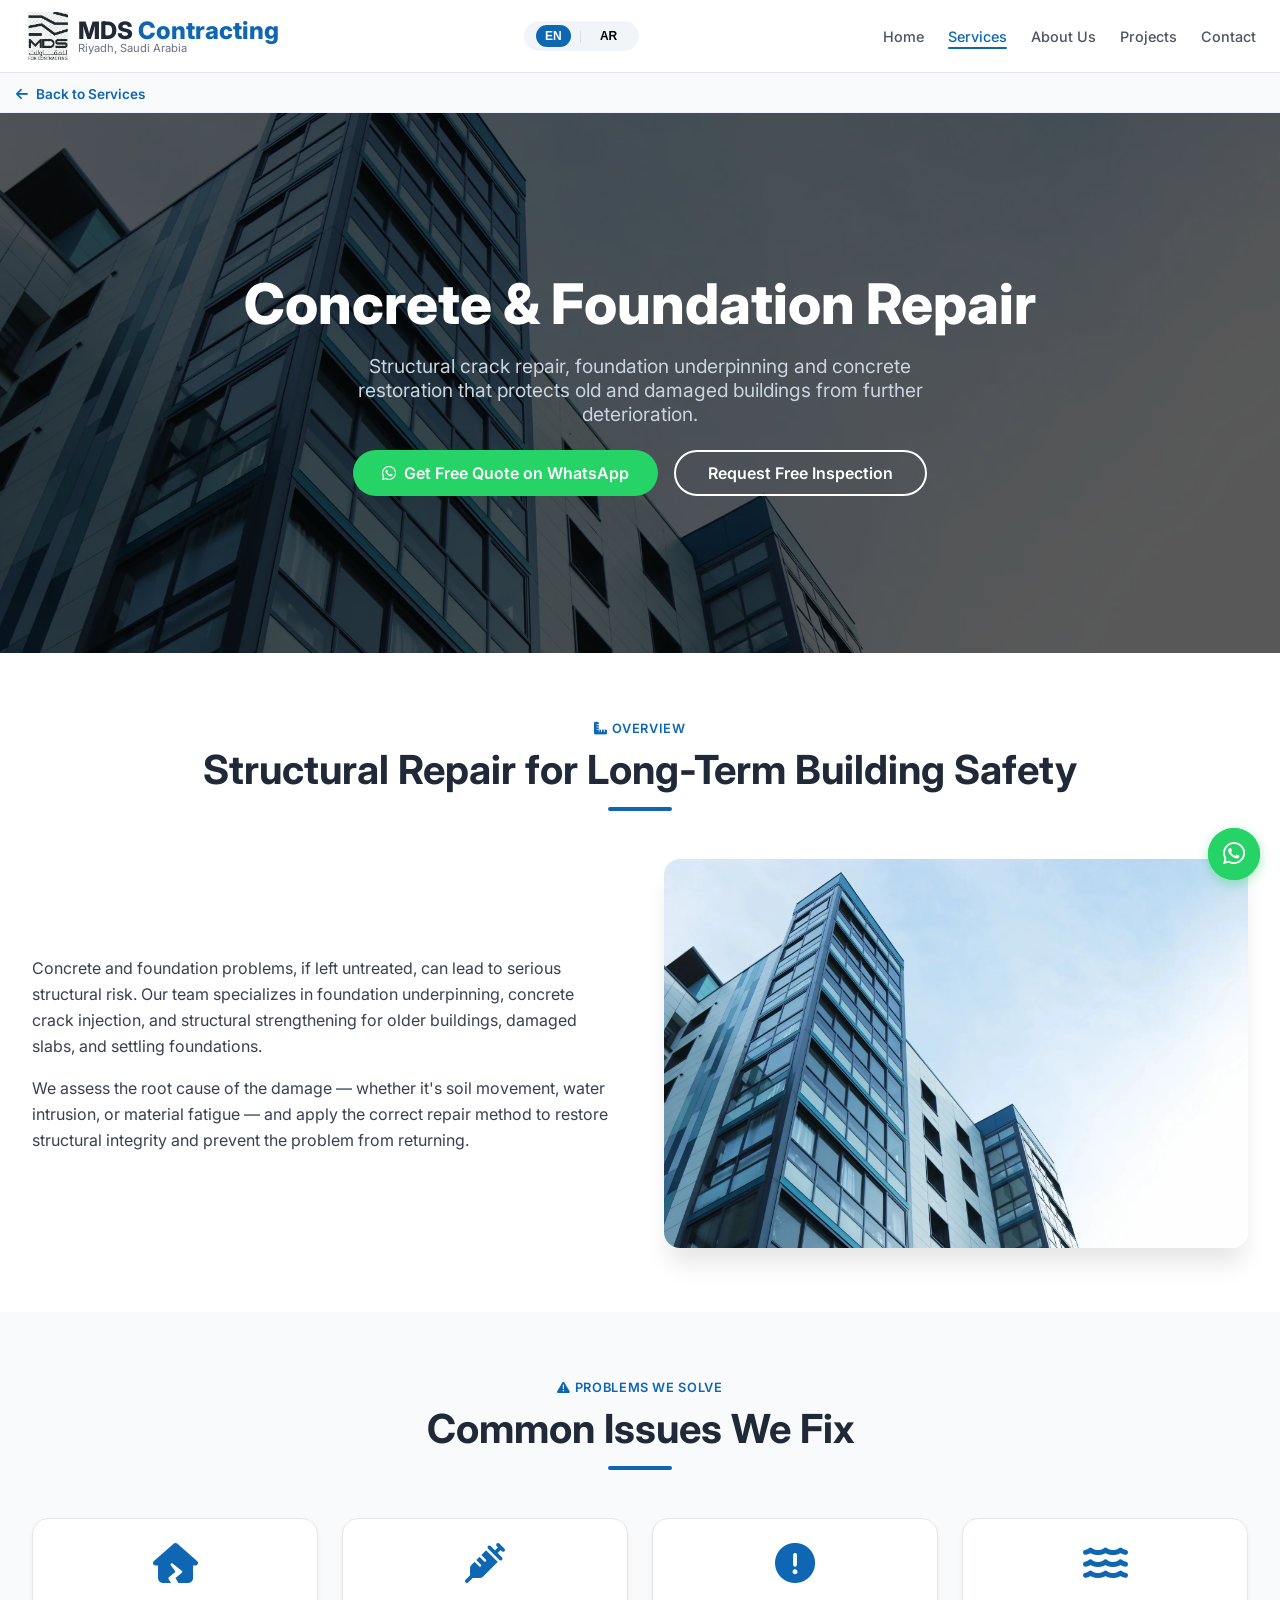
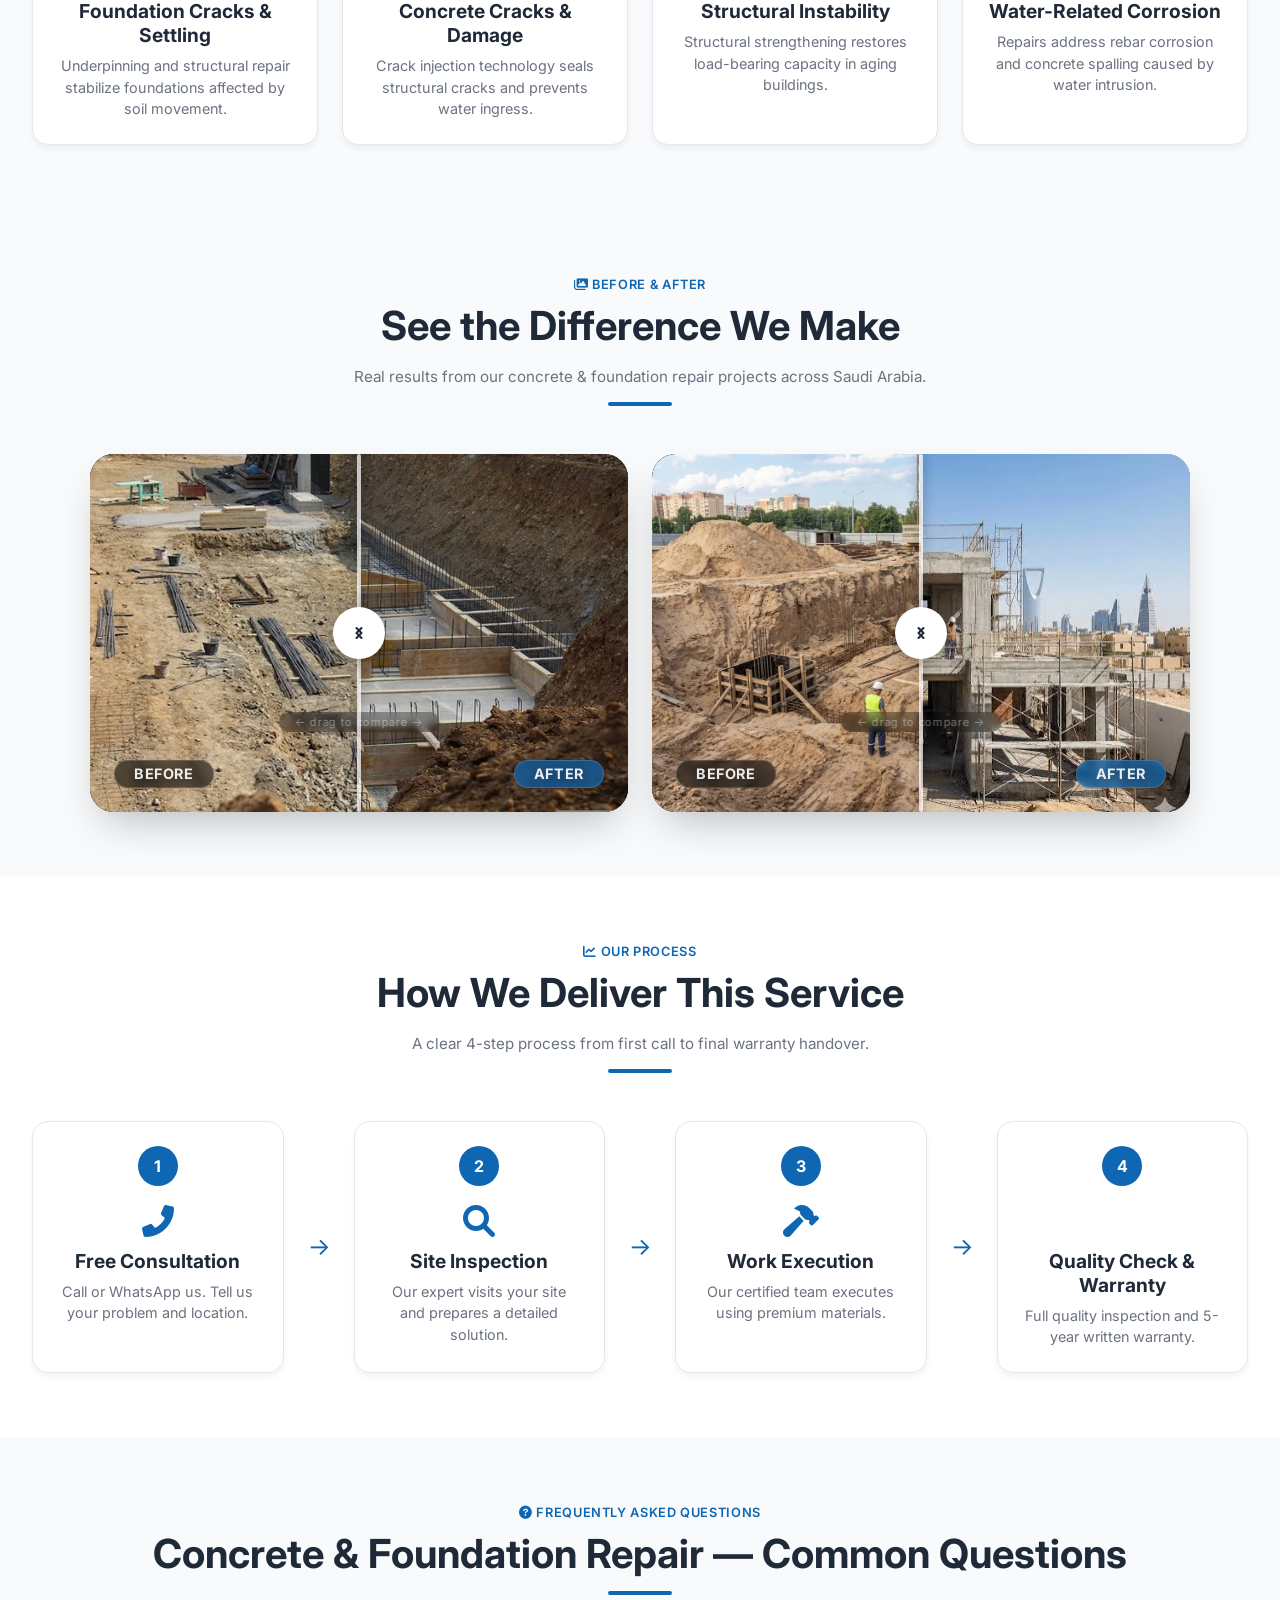
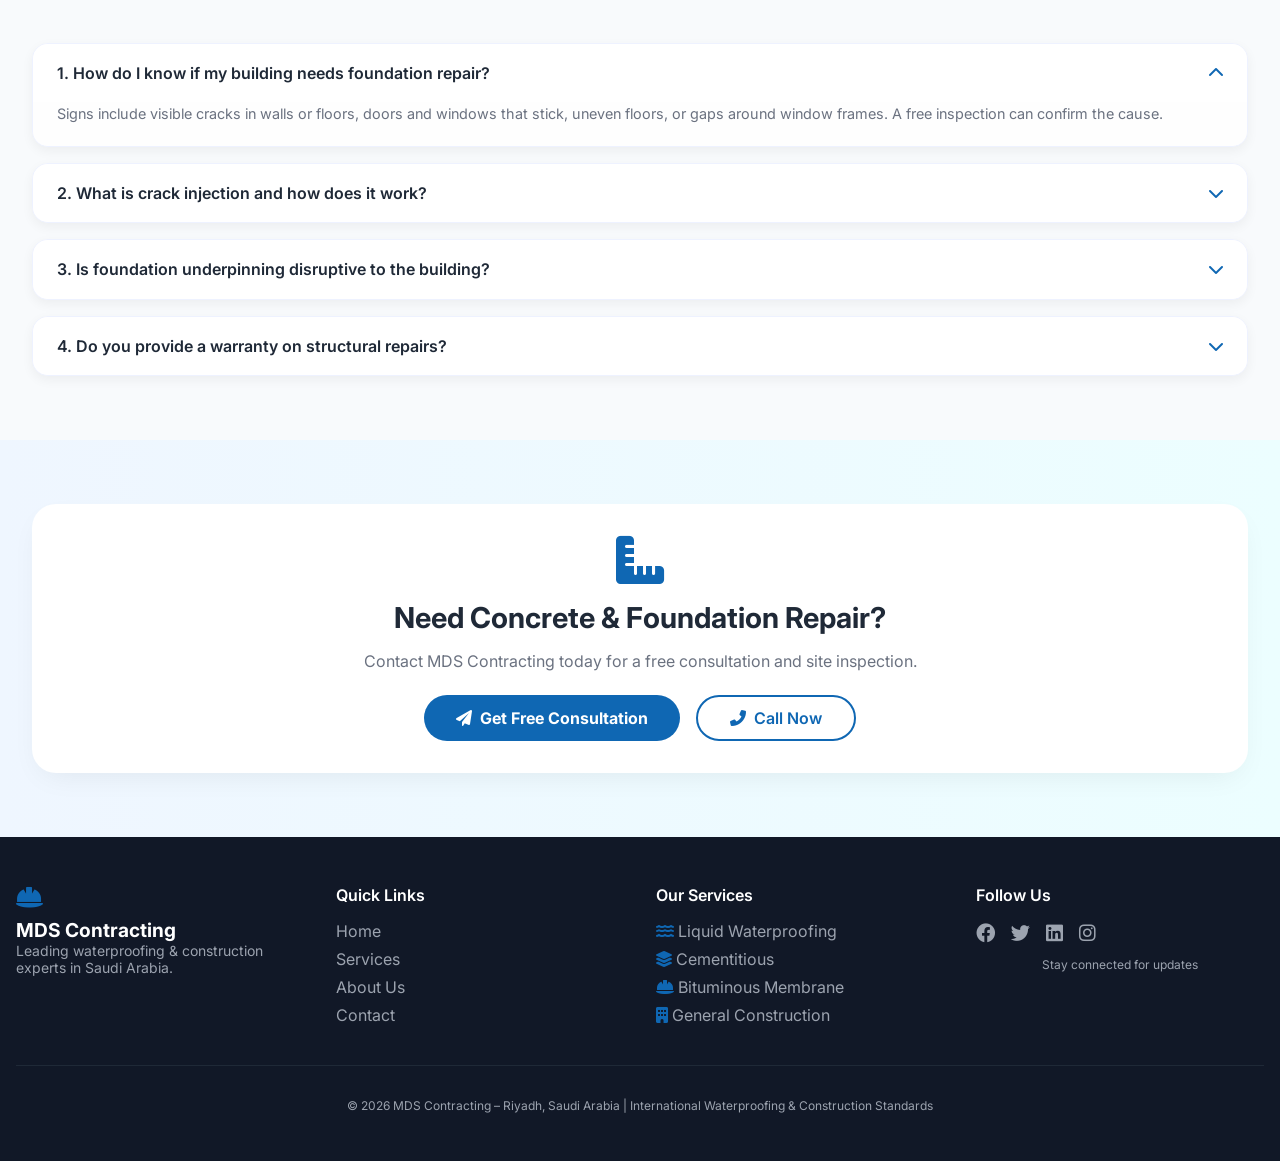
<file: Concrete foundation.html>
<!DOCTYPE html>
<html lang="en">
<head>
  <meta charset="UTF-8">
  <meta name="viewport" content="width=device-width, initial-scale=1.0, viewport-fit=cover">
  <title>Concrete & Foundation Repair Services in Saudi Arabia | MDS Contracting</title>
  <meta name="description" content="Structural crack repair, foundation underpinning and concrete restoration for old and damaged buildings across Saudi Arabia.">
  <link href="https://fonts.googleapis.com/css2?family=Inter:opsz,wght@14..32,300;400;500;600;700;800&display=swap" rel="stylesheet">
  <link rel="stylesheet" href="https://cdnjs.cloudflare.com/ajax/libs/font-awesome/6.0.0-beta3/css/all.min.css">

  <style>
    * {
      margin: 0;
      padding: 0;
      box-sizing: border-box;
    }
    body {
      font-family: 'Inter', sans-serif;
      background-color: white;
      scroll-behavior: smooth;
    }
    :root {
      --primary: #0f67b3;
      --primary-dark: #0a4e8a;
      --accent: #14b8b6;
      --dark-navy: #0A1628;
      --whatsapp: #25D366;
      --whatsapp-dark: #128C7E;
    }
    .text-primary { color: var(--primary); }

    /* ===== NAVBAR ===== */
    .navbar {
      position: sticky;
      top: 0;
      z-index: 100;
      background-color: white;
      backdrop-filter: blur(12px);
      border-bottom: 1px solid #e5e7eb;
      transition: box-shadow 0.3s ease;
    }
    .navbar.scrolled { box-shadow: 0 4px 20px rgba(0,0,0,0.1); }
    .nav-container {
      max-width: 1280px;
      margin: 0 auto;
      padding: 0.5rem 0.75rem;
      display: flex;
      justify-content: space-between;
      align-items: center;
      gap: 0.5rem;
    }
    .logo-area {
      display: flex;
      align-items: center;
      gap: 0.4rem;
      flex-shrink: 0;
    }
    .logo-img {
      width: 32px;
      height: 32px;
      object-fit: contain;
    }
    .logo-text {
      font-size: 0.9rem;
      font-weight: 800;
      color: #1f2937;
      line-height: 1.1;
    }
    .logo-subtext {
      font-size: 0.5rem;
      color: #6b7280;
      margin-top: -0.1rem;
      line-height: 1;
    }
    .logo-area > div {
      display: flex;
      flex-direction: column;
      line-height: 1.1;
    }
    .lang-center {
      display: flex;
      align-items: center;
      gap: 0.2rem;
      background: #f1f5f9;
      padding: 0.15rem 0.4rem;
      border-radius: 1.5rem;
      flex-shrink: 0;
    }
    .lang-btn-center {
      background: transparent;
      border: none;
      padding: 0.15rem 0.35rem;
      border-radius: 1.2rem;
      cursor: pointer;
      font-size: 0.6rem;
      font-weight: 600;
      transition: all 0.3s;
    }
    .lang-btn-center.active {
      background: var(--primary);
      color: white;
    }
    .lang-divider {
      color: #cbd5e1;
      font-size: 0.6rem;
    }
    .mobile-menu-btn {
      font-size: 1.2rem;
      color: #4b5563;
      cursor: pointer;
      padding: 0.2rem 0.3rem;
      flex-shrink: 0;
    }
    .nav-links {
      display: none;
      gap: 1.5rem;
      align-items: center;
    }
    .nav-link {
      text-decoration: none;
      color: #4b5563;
      font-weight: 500;
      font-size: 0.9rem;
      transition: all 0.2s;
      position: relative;
    }
    .nav-link:hover, .nav-link.active { color: var(--primary); }
    .nav-link.active::after {
      content: '';
      position: absolute;
      bottom: -4px;
      left: 0;
      width: 100%;
      height: 2px;
      background-color: var(--primary);
      border-radius: 4px;
    }
    .mobile-menu {
      display: none;
      flex-direction: column;
      padding: 0.5rem 0.75rem 0.75rem;
      gap: 0.5rem;
    }
    .mobile-menu.show { display: flex; }
    .mobile-nav-link {
      padding: 0.4rem 0.6rem;
      text-decoration: none;
      color: #4b5563;
      border-radius: 0.5rem;
      font-size: 0.85rem;
    }
    .mobile-nav-link.active {
      background-color: #e0f2fe;
      color: var(--primary);
      font-weight: 600;
    }
    @media (min-width: 768px) {
      .nav-links { display: flex; }
      .mobile-menu-btn { display: none; }
      .logo-img { width: 48px; height: 48px; }
      .logo-text { font-size: 1.5rem; }
      .logo-subtext { font-size: 0.7rem; }
      .lang-btn-center { font-size: 0.75rem; padding: 0.25rem 0.6rem; }
      .lang-center { padding: 0.25rem 0.75rem; gap: 0.5rem; }
      .nav-container { padding: 0.75rem 1.5rem; }
    }
    @media (max-width: 480px) {
      .nav-container { padding: 0.7rem 0.75rem; gap: 0.3rem; }
      .logo-img { width: 34px; height: 34px; }
      .logo-text { font-size: 0.8rem; }
      .logo-subtext { font-size: 0.48rem; }
      .lang-center { padding: 0.15rem 0.35rem; }
      .lang-btn-center { font-size: 0.55rem; padding: 0.15rem 0.3rem; }
      .mobile-menu-btn { font-size: 1.3rem; }
    }

    /* ===== SECTION HEADERS ===== */
    .section-header {
      text-align: center;
      margin-bottom: 2rem;
    }
    .section-tag {
      color: var(--primary);
      font-weight: 600;
      text-transform: uppercase;
      letter-spacing: 0.05em;
      font-size: 0.8rem;
      display: inline-block;
    }
    .section-title {
      font-size: 1.6rem;
      font-weight: 700;
      color: #1f2937;
      margin-top: 0.5rem;
      text-align: center;
    }
    .section-divider {
      width: 4rem;
      height: 0.25rem;
      background-color: var(--primary);
      margin: 0.8rem auto 0;
      border-radius: 9999px;
    }
    .section-subtitle {
      color: #6b7280;
      max-width: 42rem;
      margin: 1rem auto 0;
      font-size: 0.95rem;
      line-height: 1.5;
      text-align: center;
    }
    @media (min-width: 768px) {
      .section-title { font-size: 2.5rem; }
      .section-header { margin-bottom: 3rem; }
    }
    @media (max-width: 480px) {
      .section-title { font-size: 1.3rem; }
      .section-subtitle { font-size: 0.8rem; }
    }

    /* ===== HERO ===== */
    .page-hero-section {
      position: relative;
      width: 100%;
      min-height: 60vh;
      display: flex;
      align-items: center;
      justify-content: center;
      text-align: center;
      padding: 6rem 1rem;
      overflow: hidden;
    }
    .hero-bg-image {
      position: absolute;
      top: 0;
      left: 0;
      width: 100%;
      height: 100%;
      object-fit: cover;
      z-index: 0;
    }
    .page-hero-overlay {
      position: absolute;
      inset: 0;
      background: rgba(0,0,0,0.65);
      z-index: 1;
    }
    .page-hero-content {
      position: relative;
      z-index: 2;
      max-width: 800px;
      margin: 0 auto;
      text-align: center;
    }
    .page-hero-title {
      font-size: 2.5rem;
      font-weight: 800;
      color: white;
      margin-bottom: 1rem;
      text-align: center;
    }
    .page-hero-subtitle {
      font-size: 1.1rem;
      color: #cbd5e1;
      max-width: 600px;
      margin: 0 auto;
      text-align: center;
    }
    @media (min-width: 768px) {
      .page-hero-title { font-size: 3.5rem; }
      .page-hero-subtitle { font-size: 1.2rem; }
    }
    @media (max-width: 480px) {
      .page-hero-section { min-height: 35vh; padding: 3rem 1rem; }
      .page-hero-title { font-size: 1.8rem; }
      .page-hero-subtitle { font-size: 0.85rem; }
    }

    /* ===== BUTTONS ===== */
    .hero-buttons {
      margin-top: 2rem;
      display: flex;
      flex-wrap: wrap;
      gap: 1rem;
      justify-content: center;
    }
    .btn-primary {
      background-color: var(--primary);
      color: white;
      padding: 0.75rem 2rem;
      border-radius: 9999px;
      font-weight: bold;
      font-size: 1rem;
      display: inline-flex;
      align-items: center;
      gap: 0.5rem;
      text-decoration: none;
      transition: all 0.3s ease;
      border: none;
      cursor: pointer;
    }
    .btn-primary:hover {
      background-color: var(--primary-dark);
      transform: translateY(-3px);
    }
    .btn-outline-white {
      background: transparent;
      border: 2px solid white;
      color: white;
      padding: 0.7rem 2rem;
      border-radius: 9999px;
      font-weight: 600;
      text-decoration: none;
      display: inline-flex;
      align-items: center;
      gap: 0.5rem;
      transition: all 0.3s ease;
    }
    .btn-outline-white:hover { background: rgba(255,255,255,0.1); }
    .btn-whatsapp {
      background-color: var(--whatsapp);
      color: white;
      padding: 0.8rem 1.8rem;
      border-radius: 2rem;
      text-decoration: none;
      font-weight: 600;
      display: inline-flex;
      align-items: center;
      gap: 0.5rem;
      transition: all 0.3s ease;
    }
    .btn-whatsapp:hover {
      background-color: var(--whatsapp-dark);
      transform: translateY(-2px);
    }
    .btn-outline {
      border: 2px solid var(--primary);
      color: var(--primary);
      background: transparent;
      padding: 0.7rem 2rem;
      border-radius: 9999px;
      font-weight: 600;
      text-decoration: none;
      display: inline-flex;
      align-items: center;
      gap: 0.5rem;
      transition: all 0.3s ease;
    }
    .btn-outline:hover { background: var(--primary); color: white; }

    @media (max-width: 480px) {
      .hero-buttons { margin-top: 1.2rem; gap: 0.6rem; }
      .btn-primary, .btn-outline, .btn-whatsapp, .btn-outline-white {
        padding: 0.5rem 1.2rem;
        font-size: 0.8rem;
      }
    }
    @media (max-width: 360px) {
      .btn-primary, .btn-outline, .btn-whatsapp, .btn-outline-white {
        padding: 0.4rem 1rem;
        font-size: 0.7rem;
      }
    }

    /* ===== BACK TO SERVICES ===== */
    .back-to-services-bar {
      background: #f8fafc;
      border-bottom: 1px solid #eef2ff;
      padding: 0.6rem 1rem;
    }
    .back-to-services-btn {
      display: inline-flex;
      align-items: center;
      gap: 0.5rem;
      color: var(--primary);
      font-weight: 600;
      font-size: 0.85rem;
      text-decoration: none;
      max-width: 1280px;
      margin: 0 auto;
    }
    .back-to-services-btn:hover { text-decoration: underline; }
    @media (max-width: 480px) {
      .back-to-services-bar { padding: 0.5rem 0.75rem; }
      .back-to-services-btn { font-size: 0.75rem; }
    }

    @media (max-width: 480px) {
      .cta-section { padding: 1rem; border-radius: 1rem; }
      .cta-section h2 { font-size: 1.2rem !important; }
      .cta-section p { font-size: 0.8rem !important; margin: 0.5rem auto !important; }
      .cta-section > i { font-size: 2rem !important; margin-bottom: 0.5rem !important; }
      .cta-section .hero-buttons { margin-top: 0.8rem !important; gap: 0.5rem; justify-content: center; }
      .cta-section .btn-primary, .cta-section .btn-outline {
        padding: 0.5rem 1.2rem !important;
        font-size: 0.8rem !important;
      }
    }
    @media (max-width: 360px) {
      .cta-section .btn-primary, .cta-section .btn-outline {
        padding: 0.4rem 1rem !important;
        font-size: 0.7rem !important;
      }
    }

    /* ===== CONTAINER / SECTIONS ===== */
    .container {
      max-width: 1280px;
      margin: 0 auto;
      padding: 0 1rem;
    }
    .section-white { padding: 4rem 1rem; background: white; }
    .section-gradient { padding: 4rem 1rem; background: linear-gradient(to right, #eff6ff, #ecfeff); }
    .section-why-choose { background: #f8fafc; padding: 4rem 1rem; }
    .section-projects { padding: 4rem 1rem; background: #f8fafc; }
    .section-how-we-work { padding: 4rem 1rem; background: white; }
    .faq-section { background: #f8fafc; padding: 4rem 1rem; }

    .two-column {
      display: grid;
      gap: 2rem;
      align-items: center;
    }
    @media (min-width: 768px) {
      .two-column { grid-template-columns: repeat(2, 1fr); gap: 3rem; }
    }
    .story-text {
      color: #374151;
      font-size: 1rem;
      line-height: 1.625;
      text-align: left;
    }
    .mt-4 { margin-top: 1rem; }

    /* ===== FEATURES ===== */
    .features-grid {
      display: grid;
      gap: 1.5rem;
    }
    .feature-card {
      background: white;
      padding: 1.5rem;
      border-radius: 1rem;
      text-align: center;
      transition: all 0.3s ease;
      box-shadow: 0 4px 6px rgba(0,0,0,0.05);
      border: 1px solid #e5e7eb;
    }
    .feature-card:hover {
      transform: translateY(-8px);
      box-shadow: 0 20px 30px -12px rgba(15,103,179,0.25);
      border: 1px solid var(--primary);
    }
    .feature-icon { font-size: 2.5rem; color: var(--primary); margin-bottom: 1rem; }
    .feature-title { font-size: 1.2rem; font-weight: 700; margin-bottom: 0.5rem; color: #1f2937; text-align: center; }
    .feature-text { color: #6b7280; font-size: 0.9rem; line-height: 1.5; text-align: center; }
    @media (min-width: 768px) { .features-grid { grid-template-columns: repeat(2, 1fr); } }
    @media (min-width: 1024px) { .features-grid { grid-template-columns: repeat(4, 1fr); } }

    /* ===== PROCESS ===== */
    .process-timeline { display: flex; flex-direction: column; gap: 1.5rem; }
    .process-step {
      background: white;
      padding: 1.5rem;
      border-radius: 1rem;
      text-align: center;
      box-shadow: 0 4px 6px rgba(0,0,0,0.05);
      border: 1px solid #e5e7eb;
      transition: all 0.3s ease;
    }
    .process-step:hover {
      transform: translateY(-8px);
      box-shadow: 0 20px 30px -12px rgba(15,103,179,0.25);
      border: 1px solid var(--primary);
    }
    .process-number {
      width: 40px;
      height: 40px;
      background: var(--primary);
      color: white;
      border-radius: 50%;
      display: flex;
      align-items: center;
      justify-content: center;
      font-weight: bold;
      margin: 0 auto 1rem;
    }
    .process-icon { font-size: 2rem; color: var(--primary); margin-bottom: 0.5rem; }
    .process-title { font-size: 1.2rem; font-weight: 700; margin-bottom: 0.5rem; color: #1f2937; text-align: center; }
    .process-text { color: #6b7280; font-size: 0.9rem; line-height: 1.5; text-align: center; }
    .process-connector { display: none; }
    @media (min-width: 768px) {
      .process-timeline { flex-direction: row; }
      .process-step { flex: 1; }
      .process-connector { display: flex; align-items: center; color: var(--primary); font-size: 1.5rem; }
      .process-connector::before { content: '→'; }
    }

    /* ===== FAQ ===== */
    .faq-grid { display: grid; gap: 1rem; }
    .faq-item {
      background: white;
      border-radius: 1rem;
      overflow: hidden;
      box-shadow: 0 4px 12px rgba(0,0,0,0.05);
      border: 1px solid #eef2ff;
      transition: all 0.3s ease;
    }
    .faq-item:hover { border-color: var(--primary); }
    .faq-question {
      padding: 1.2rem 1.5rem;
      cursor: pointer;
      display: flex;
      justify-content: space-between;
      align-items: center;
      font-weight: 600;
      color: #1f2937;
      transition: all 0.3s;
      background: white;
    }
    .faq-question:hover { color: var(--primary); background: #f8fafc; }
    .faq-question span { flex: 1; padding-right: 1rem; text-align: left; }
    .faq-question i { transition: transform 0.3s ease; color: var(--primary); }
    .faq-item.active .faq-question i { transform: rotate(180deg); }
    .faq-answer {
      padding: 0 1.5rem;
      max-height: 0;
      overflow: hidden;
      transition: max-height 0.4s ease-out, padding 0.3s ease;
      color: #6b7280;
      line-height: 1.7;
      font-size: 0.9rem;
      background: #fefefe;
      text-align: left;
    }
    .faq-item.active .faq-answer {
      padding: 0 1.5rem 1.2rem;
      max-height: 500px;
    }

    /* ===== CTA ===== */
    .cta-section {
      text-align: center;
      padding: 2rem;
      background: white;
      border-radius: 1.5rem;
      box-shadow: 0 10px 30px -10px rgba(0,0,0,0.08);
    }

    /* ===== FOOTER ===== */
    .footer { background-color: #111827; color: #9ca3af; padding: 3rem 1rem; }
    .footer-container { max-width: 1280px; margin: 0 auto; display: grid; gap: 2rem; }
    .footer-icon { font-size: 1.5rem; color: var(--primary); }
    .footer-title { color: white; font-weight: 700; font-size: 1.2rem; margin-top: 0.5rem; }
    .footer-text { font-size: 0.875rem; }
    .footer-heading { color: white; font-weight: 600; margin-bottom: 1rem; }
    .footer-links { list-style: none; }
    .footer-links li { margin-bottom: 0.5rem; }
    .footer-links a { color: #9ca3af; text-decoration: none; transition: color 0.2s; }
    .footer-links a:hover { color: var(--primary); }
    .social-icons { display: flex; gap: 1rem; font-size: 1.2rem; }
    .social-icons a { color: #9ca3af; transition: color 0.2s; }
    .social-icons a:hover { color: var(--primary); }
    .follow-text { font-size: 0.75rem; margin-top: 0.75rem; text-align: center; }
    .footer-bottom {
      border-top: 1px solid #1f2937;
      margin-top: 2rem;
      padding-top: 2rem;
      text-align: center;
      font-size: 0.75rem;
    }
    @media (min-width: 768px) { .footer-container { grid-template-columns: repeat(4, 1fr); } }
    @media (max-width: 480px) {
      .footer { padding: 1.5rem 0.8rem; }
      .footer-container { gap: 1.2rem; }
      .footer-title { font-size: 0.9rem; text-align: center; }
      .footer-text { font-size: 0.7rem; text-align: center; }
      .footer-heading { font-size: 0.85rem; text-align: center; }
      .footer-links li { text-align: center; font-size: 0.7rem; }
      .social-icons { justify-content: center; }
    }

    /* ===== WHATSAPP FLOATING ===== */
    .floating-whatsapp {
      position: fixed;
      bottom: 20px;
      right: 20px;
      background-color: var(--whatsapp);
      width: 52px;
      height: 52px;
      border-radius: 50%;
      display: flex;
      align-items: center;
      justify-content: center;
      color: white;
      font-size: 1.6rem;
      z-index: 9999;
      text-decoration: none;
      box-shadow: 0 4px 12px rgba(37, 211, 102, 0.4);
      transition: all 0.3s ease;
    }
    .floating-whatsapp:hover { background-color: var(--whatsapp-dark); transform: scale(1.08); }
    .pulse-ring {
      position: absolute;
      width: 100%;
      height: 100%;
      border-radius: 50%;
      background-color: var(--whatsapp);
      animation: pulse 2s infinite;
      z-index: -1;
    }
    @keyframes pulse {
      0% { transform: scale(1); opacity: 0.8; }
      100% { transform: scale(1.6); opacity: 0; }
    }
    .tooltip {
      position: absolute;
      right: 62px;
      background: #1f2937;
      color: white;
      padding: 0.3rem 0.8rem;
      border-radius: 0.5rem;
      font-size: 0.7rem;
      white-space: nowrap;
      opacity: 0;
      visibility: hidden;
      transition: all 0.2s;
    }
    .floating-whatsapp:hover .tooltip { opacity: 1; visibility: visible; }
    @media (max-width: 480px) {
      .floating-whatsapp { width: 40px; height: 40px; font-size: 1.1rem; bottom: 12px; right: 12px; }
      .tooltip { display: none; }
    }

    /* ===== BEFORE / AFTER SLIDER - NO ZOOM ===== */
        .ba-gallery-grid {
      display: grid;
      grid-template-columns: 1fr;
      gap: 1.5rem;
      max-width: 1100px;
      margin: 0 auto;
    }
    @media (min-width: 768px) {
      .ba-gallery-grid { grid-template-columns: repeat(2, 1fr); }
    }
    .ba-gallery-grid .ba-slider-wrapper {
      max-width: none;
      margin: 0;
    }

    .ba-slider-wrapper {
      max-width: 900px;
      margin: 0 auto 1.5rem;
      border-radius: 1.5rem;
      overflow: hidden;
      box-shadow: 0 20px 40px -12px rgba(0, 0, 0, 0.25);
      background: #0a1628;
      position: relative;
      user-select: none;
      -webkit-user-select: none;
      touch-action: pan-y;
    }

    .ba-slider-container {
      position: relative;
      width: 100%;
      padding-bottom: 66.67%;
      background: #1f2937;
      overflow: hidden;
    }

    .ba-slider-container img {
      position: absolute;
      top: 0;
      left: 0;
      width: 100%;
      height: 100%;
      object-fit: cover;
      display: block;
      pointer-events: none;
      -webkit-user-drag: none;
    }

    .ba-img-before {
      z-index: 1;
    }

    .ba-img-after-wrap {
      position: absolute;
      top: 0;
      left: 0;
      width: 100%;
      height: 100%;
      overflow: hidden;
      z-index: 2;
      transition: none;
      clip-path: inset(0 50% 0 0);
    }
    .ba-img-after-wrap img {
      width: 100%;
      height: 100%;
      left: 0;
    }

    .ba-handle {
      position: absolute;
      top: 0;
      left: 50%;
      width: 4px;
      height: 100%;
      z-index: 5;
      transform: translateX(-50%);
      cursor: ew-resize;
      touch-action: none;
    }
    .ba-handle::before {
      content: '';
      position: absolute;
      top: 0;
      left: 50%;
      width: 4px;
      height: 100%;
      background: rgba(255, 255, 255, 0.7);
      transform: translateX(-50%);
      box-shadow: 0 0 12px rgba(0, 0, 0, 0.4);
      border-radius: 2px;
      transition: background 0.2s;
    }
    .ba-handle:hover::before,
    .ba-handle.active::before {
      background: #ffffff;
      box-shadow: 0 0 20px rgba(15, 103, 179, 0.6);
    }

    .ba-knob {
      position: absolute;
      top: 50%;
      left: 50%;
      transform: translate(-50%, -50%);
      width: 52px;
      height: 52px;
      background: #ffffff;
      border-radius: 50%;
      box-shadow: 0 4px 20px rgba(0, 0, 0, 0.35);
      display: flex;
      flex-direction: column;
      align-items: center;
      justify-content: center;
      transition: transform 0.2s, box-shadow 0.2s;
      border: 2px solid rgba(255, 255, 255, 0.9);
    }
    .ba-handle:hover .ba-knob,
    .ba-handle.active .ba-knob {
      transform: translate(-50%, -50%) scale(1.08);
      box-shadow: 0 6px 28px rgba(15, 103, 179, 0.45);
      border-color: #0f67b3;
    }
    .ba-knob svg {
      width: 20px;
      height: 20px;
      fill: none;
      stroke: #1f2937;
      stroke-width: 2.5;
      stroke-linecap: round;
      stroke-linejoin: round;
    }
    .ba-handle:hover .ba-knob svg path,
    .ba-handle.active .ba-knob svg path {
      stroke: #0f67b3;
    }

    .ba-step-counter {
      font-size: 0.6rem;
      font-weight: 700;
      color: #1f2937;
      background: rgba(255,255,255,0.9);
      padding: 0.05rem 0.4rem;
      border-radius: 0.8rem;
      margin-top: 0.1rem;
      line-height: 1.2;
      letter-spacing: 0.02em;
    }
    .ba-handle:hover .ba-step-counter,
    .ba-handle.active .ba-step-counter {
      color: #0f67b3;
    }

    .ba-labels {
      position: absolute;
      bottom: 1.5rem;
      left: 0;
      right: 0;
      z-index: 6;
      display: flex;
      justify-content: space-between;
      padding: 0 1.5rem;
      pointer-events: none;
      font-weight: 700;
      font-size: 0.9rem;
      letter-spacing: 0.04em;
      text-transform: uppercase;
      color: rgba(255, 255, 255, 0.9);
      text-shadow: 0 2px 12px rgba(0, 0, 0, 0.5);
    }
    .ba-label-before {
      background: rgba(0, 0, 0, 0.55);
      padding: 0.3rem 1.2rem;
      border-radius: 2rem;
      backdrop-filter: blur(4px);
      border: 1px solid rgba(255, 255, 255, 0.15);
    }
    .ba-label-after {
      background: rgba(15, 103, 179, 0.7);
      padding: 0.3rem 1.2rem;
      border-radius: 2rem;
      backdrop-filter: blur(4px);
      border: 1px solid rgba(255, 255, 255, 0.15);
    }

    .ba-drag-hint {
      position: absolute;
      bottom: 5rem;
      left: 50%;
      transform: translateX(-50%);
      z-index: 4;
      color: rgba(255, 255, 255, 0.4);
      font-size: 0.7rem;
      letter-spacing: 0.06em;
      background: rgba(0, 0, 0, 0.3);
      padding: 0.2rem 1rem;
      border-radius: 2rem;
      backdrop-filter: blur(4px);
      white-space: nowrap;
      pointer-events: none;
      opacity: 1;
      transition: opacity 0.6s;
    }
    .ba-drag-hint.hidden { opacity: 0; }

    @media (max-width: 768px) {
      .ba-slider-container { padding-bottom: 75%; }
      .ba-knob { width: 42px; height: 42px; }
      .ba-knob svg { width: 16px; height: 16px; }
      .ba-step-counter { font-size: 0.5rem; }
      .ba-labels { font-size: 0.7rem; padding: 0 0.8rem; bottom: 1rem; }
      .ba-label-before, .ba-label-after { padding: 0.2rem 0.8rem; }
      .ba-drag-hint { font-size: 0.55rem; bottom: 4rem; }
    }
    @media (max-width: 480px) {
      .ba-slider-wrapper { border-radius: 0.8rem; margin-bottom: 1rem; }
      .ba-slider-container { padding-bottom: 80%; }
      .ba-knob { width: 36px; height: 36px; }
      .ba-knob svg { width: 12px; height: 12px; }
      .ba-step-counter { font-size: 0.4rem; padding: 0.02rem 0.3rem; }
      .ba-labels { font-size: 0.55rem; padding: 0 0.5rem; bottom: 0.7rem; }
      .ba-label-before, .ba-label-after { padding: 0.1rem 0.5rem; }
      .ba-drag-hint { font-size: 0.45rem; bottom: 3.2rem; padding: 0.1rem 0.5rem; }
    }

    .slide-left-card {
      opacity: 0;
      transform: translateX(-50px);
      transition: all 0.7s ease-out;
    }
    .slide-left-card.animate-in {
      opacity: 1;
      transform: translateX(0);
    }
    .slide-up-card {
      opacity: 0;
      transform: translateY(50px);
      transition: all 0.7s ease-out;
    }
    .slide-up-card.animate-in {
      opacity: 1;
      transform: translateY(0);
    }
  
    /* ===== IMAGE HOVER ZOOM ===== */
    .img-hover-zoom {
      width: 100%;
      border-radius: 1rem;
      overflow: hidden;
      box-shadow: 0 20px 25px -5px rgba(0,0,0,0.1);
    }
    .img-hover-zoom .zoom-img {
      width: 100%;
      height: 100%;
      display: block;
      object-fit: cover;
      transition: transform 0.5s ease;
    }
    .img-hover-zoom:hover .zoom-img {
      transform: scale(1.08);
    }
</style>
</head>
<body>


  <nav class="navbar" id="navbar">
    <div class="nav-container">
      <div class="logo-area">
        <img src="images/other/mds logo.webp" alt="MDS Logo" class="logo-img" onerror="this.src='https://placehold.co/200x200/0f67b3/white?text=MDS'">
        <div><h1 class="logo-text">MDS <span class="text-primary">Contracting</span></h1><p class="logo-subtext">Riyadh, Saudi Arabia</p></div>
      </div>
      <div class="lang-center">
        <button class="lang-btn-center active" data-lang="en">EN</button>
        <span class="lang-divider">|</span>
        <button class="lang-btn-center" data-lang="ar">AR</button>
      </div>
      <div class="mobile-menu-btn"><i class="fas fa-bars"></i></div>
      <div class="nav-links">
        <a href="index.html" class="nav-link" data-en="Home" data-ar="الرئيسية">Home</a>
        <a href="services.html" class="nav-link active" data-en="Services" data-ar="الخدمات">Services</a>
        <a href="about.html" class="nav-link" data-en="About Us" data-ar="من نحن">About Us</a>
        <a href="projects.html" class="nav-link" data-en="Projects" data-ar="مشاريعنا">Projects</a>
        <a href="contact.html" class="nav-link" data-en="Contact" data-ar="اتصل بنا">Contact</a>
      </div>
    </div>
    <div id="mobile-menu" class="mobile-menu">
      <a href="index.html" class="mobile-nav-link" data-en="Home" data-ar="الرئيسية">Home</a>
      <a href="services.html" class="mobile-nav-link active" data-en="Services" data-ar="الخدمات">Services</a>
      <a href="about.html" class="mobile-nav-link" data-en="About Us" data-ar="من نحن">About Us</a>
      <a href="projects.html" class="nav-link" data-en="Projects" data-ar="مشاريعنا">Projects</a>
      <a href="contact.html" class="mobile-nav-link" data-en="Contact" data-ar="اتصل بنا">Contact</a>
    </div>
  </nav>

  <div class="back-to-services-bar">
    <a href="services.html" class="back-to-services-btn"><i class="fas fa-arrow-left"></i> <span data-en="Back to Services" data-ar="العودة إلى الخدمات">Back to Services</span></a>
  </div>

  <main>
    <section class="page-hero-section">
      <img src="images/other/Concrete Foundation.webp" alt="Concrete & Foundation Repair" class="hero-bg-image">
      <div class="page-hero-overlay"></div>
      <div class="page-hero-content">
        <h1 class="page-hero-title"><span data-en="Concrete & Foundation Repair" data-ar="إصلاح الخرسانة والأساسات">Concrete & Foundation Repair</span></h1>
        <p class="page-hero-subtitle" data-en="Structural crack repair, foundation underpinning and concrete restoration that protects old and damaged buildings from further deterioration." data-ar="إصلاح الشقوق الهيكلية ودعم الأساسات وترميم الخرسانة لحماية المباني القديمة والمتضررة من مزيد من التدهور.">Structural crack repair, foundation underpinning and concrete restoration that protects old and damaged buildings from further deterioration.</p>
        <div class="hero-buttons" style="justify-content:center; margin-top:1.5rem;">
          <a href="https://wa.me/9665082247563?text=Hello%2C%20I%20need%20concrete%20and%20foundation%20repair%20services." class="btn-whatsapp" target="_blank">
            <i class="fab fa-whatsapp"></i>
            <span data-en="Get Free Quote on WhatsApp" data-ar="احصل على عرض أسعار مجاني على واتساب">Get Free Quote on WhatsApp</span>
          </a>
          <a href="contact.html#contactForm" class="btn-outline-white">
            <span data-en="Request Free Inspection" data-ar="اطلب تفتيشًا مجانيًا">Request Free Inspection</span>
          </a>
        </div>
      </div>
    </section>
    <section class="section-white">
      <div class="container">
        <div class="section-header">
          <span class="section-tag"><i class="fas fa-ruler-combined"></i> <span data-en="OVERVIEW" data-ar="نظرة عامة">OVERVIEW</span></span>
          <h2 class="section-title" data-en="Structural Repair for Long-Term Building Safety" data-ar="إصلاح هيكلي لسلامة المبنى على المدى الطويل">Structural Repair for Long-Term Building Safety</h2>
          <div class="section-divider"></div>
        </div>
        <div class="two-column">
          <div>
            <p class="story-text" data-en="Concrete and foundation problems, if left untreated, can lead to serious structural risk. Our team specializes in foundation underpinning, concrete crack injection, and structural strengthening for older buildings, damaged slabs, and settling foundations." data-ar="يمكن أن تؤدي مشاكل الخرسانة والأساسات، إذا تُركت دون علاج، إلى مخاطر هيكلية خطيرة. يتخصص فريقنا في دعم الأساسات وحقن شقوق الخرسانة والتقوية الهيكلية للمباني القديمة.">Concrete and foundation problems, if left untreated, can lead to serious structural risk. Our team specializes in foundation underpinning, concrete crack injection, and structural strengthening for older buildings, damaged slabs, and settling foundations.</p>
            <p class="story-text mt-4" data-en="We assess the root cause of the damage — whether it's soil movement, water intrusion, or material fatigue — and apply the correct repair method to restore structural integrity and prevent the problem from returning." data-ar="نقوم بتقييم السبب الجذري للضرر - سواء كان حركة التربة أو تسرب المياه أو إجهاد المواد - ونطبق طريقة الإصلاح الصحيحة لاستعادة السلامة الهيكلية.">We assess the root cause of the damage — whether it's soil movement, water intrusion, or material fatigue — and apply the correct repair method to restore structural integrity and prevent the problem from returning.</p>
          </div>
          <div class="img-hover-zoom">
            <img src="images/other/Concrete Foundation.webp" alt="Concrete & Foundation Repair" class="zoom-img">
          </div>
        </div>
      </div>
    </section>
    <section class="section-why-choose">
      <div class="container">
        <div class="section-header">
          <span class="section-tag"><i class="fas fa-exclamation-triangle"></i> <span data-en="PROBLEMS WE SOLVE" data-ar="المشاكل التي نحلها">PROBLEMS WE SOLVE</span></span>
          <h2 class="section-title" data-en="Common Issues We Fix" data-ar="المشاكل الشائعة التي نصلحها">Common Issues We Fix</h2>
          <div class="section-divider"></div>
        </div>
        <div class="features-grid">
          <div class="feature-card slide-left-card"><i class="fas fa-house-crack feature-icon"></i><h3 class="feature-title" data-en="Foundation Cracks & Settling" data-ar="شقوق الأساسات والهبوط">Foundation Cracks & Settling</h3><p class="feature-text" data-en="Underpinning and structural repair stabilize foundations affected by soil movement." data-ar="دعم الأساسات وإصلاحها الهيكلي يثبت الأساسات المتأثرة.">Underpinning and structural repair stabilize foundations affected by soil movement.</p></div>
          <div class="feature-card slide-left-card"><i class="fas fa-syringe feature-icon"></i><h3 class="feature-title" data-en="Concrete Cracks & Damage" data-ar="شقوق وأضرار الخرسانة">Concrete Cracks & Damage</h3><p class="feature-text" data-en="Crack injection technology seals structural cracks and prevents water ingress." data-ar="تقنية حقن الشقوق تختم الشقوق الهيكلية.">Crack injection technology seals structural cracks and prevents water ingress.</p></div>
          <div class="feature-card slide-left-card"><i class="fas fa-exclamation-circle feature-icon"></i><h3 class="feature-title" data-en="Structural Instability" data-ar="عدم الاستقرار الهيكلي">Structural Instability</h3><p class="feature-text" data-en="Structural strengthening restores load-bearing capacity in aging buildings." data-ar="التقوية الهيكلية تستعيد قدرة تحمل الأحمال.">Structural strengthening restores load-bearing capacity in aging buildings.</p></div>
          <div class="feature-card slide-left-card"><i class="fas fa-water feature-icon"></i><h3 class="feature-title" data-en="Water-Related Corrosion" data-ar="التآكل المرتبط بالماء">Water-Related Corrosion</h3><p class="feature-text" data-en="Repairs address rebar corrosion and concrete spalling caused by water intrusion." data-ar="الإصلاحات تعالج تآكل حديد التسليح وتقشر الخرسانة.">Repairs address rebar corrosion and concrete spalling caused by water intrusion.</p></div>
        </div>
      </div>
    </section>
    
    <!-- ==================== BEFORE / AFTER SLIDER ==================== -->
    <section class="section-projects">
      <div class="container">
        <div class="section-header">
          <span class="section-tag"><i class="fas fa-images"></i> <span data-en="BEFORE & AFTER" data-ar="قبل وبعد">BEFORE & AFTER</span></span>
          <h2 class="section-title" data-en="See the Difference We Make" data-ar="شاهد الفرق الذي نصنعه">See the Difference We Make</h2>
          <p class="section-subtitle" data-en="Real results from our concrete & foundation repair projects across Saudi Arabia." data-ar="نتائج حقيقية من مشاريع إصلاح الخرسانة والأساسات في جميع أنحاء المملكة العربية السعودية.">Real results from our concrete & foundation repair projects across Saudi Arabia.</p>
          <div class="section-divider"></div>
        </div>

        <div class="ba-gallery-grid">
                <div class="ba-slider-wrapper" dir="ltr">
                    <div class="ba-slider-container">
                        <img class="ba-img-before" src="images/before/Concrete foundation project 01 before.webp" alt="Before 1" />
                        <div class="ba-img-after-wrap">
                            <img src="images/after/concrete Foundation project 01 after.webp" alt="After 1" />
                        </div>
                        <div class="ba-handle">
                            <div class="ba-knob">
                                <svg viewBox="0 0 24 24">
                                    <path d="M9 6L15 12L9 18" />
                                    <path d="M15 6L9 12L15 18" />
                                </svg>
                            </div>
                        </div>
                        <div class="ba-labels">
                            <span class="ba-label-before">Before</span>
                            <span class="ba-label-after">After</span>
                        </div>
                        <div class="ba-drag-hint">← drag to compare →</div>
                    </div>
                </div>
                <div class="ba-slider-wrapper" dir="ltr">
                    <div class="ba-slider-container">
                        <img class="ba-img-before" src="images/before/concrete Foundation project 02 before.webp" alt="Before 2" />
                        <div class="ba-img-after-wrap">
                            <img src="images/after/General construction project 02 after.webp" alt="After 2" />
                        </div>
                        <div class="ba-handle">
                            <div class="ba-knob">
                                <svg viewBox="0 0 24 24">
                                    <path d="M9 6L15 12L9 18" />
                                    <path d="M15 6L9 12L15 18" />
                                </svg>
                            </div>
                        </div>
                        <div class="ba-labels">
                            <span class="ba-label-before">Before</span>
                            <span class="ba-label-after">After</span>
                        </div>
                        <div class="ba-drag-hint">← drag to compare →</div>
                    </div>
                </div>
                </div>

      </div>
    </section>

    <section class="section-how-we-work">
      <div class="container">
        <div class="section-header">
          <span class="section-tag"><i class="fas fa-chart-line"></i> <span data-en="OUR PROCESS" data-ar="عمليتنا">OUR PROCESS</span></span>
          <h2 class="section-title" data-en="How We Deliver This Service" data-ar="كيف نقدم هذه الخدمة">How We Deliver This Service</h2>
          <p class="section-subtitle" data-en="A clear 4-step process from first call to final warranty handover." data-ar="عملية واضحة من 4 خطوات من أول اتصال إلى تسليم الضمان النهائي.">A clear 4-step process from first call to final warranty handover.</p>
          <div class="section-divider"></div>
        </div>
        <div class="process-timeline">
          <div class="process-step slide-up-card"><div class="process-number">1</div><div class="process-icon"><i class="fas fa-phone-alt"></i></div><h3 class="process-title" data-en="Free Consultation" data-ar="استشارة مجانية">Free Consultation</h3><p class="process-text" data-en="Call or WhatsApp us. Tell us your problem and location." data-ar="اتصل بنا أو واتساب. أخبرنا بمشكلتك وموقعك.">Call or WhatsApp us. Tell us your problem and location.</p></div>
          <div class="process-connector"></div>
          <div class="process-step slide-up-card"><div class="process-number">2</div><div class="process-icon"><i class="fas fa-search"></i></div><h3 class="process-title" data-en="Site Inspection" data-ar="تفتيش الموقع">Site Inspection</h3><p class="process-text" data-en="Our expert visits your site and prepares a detailed solution." data-ar="خبيرنا يزور موقعك ويعد حلاً مفصلاً.">Our expert visits your site and prepares a detailed solution.</p></div>
          <div class="process-connector"></div>
          <div class="process-step slide-up-card"><div class="process-number">3</div><div class="process-icon"><i class="fas fa-hammer"></i></div><h3 class="process-title" data-en="Work Execution" data-ar="تنفيذ العمل">Work Execution</h3><p class="process-text" data-en="Our certified team executes using premium materials." data-ar="فريقنا المعتمد ينفذ باستخدام مواد متميزة.">Our certified team executes using premium materials.</p></div>
          <div class="process-connector"></div>
          <div class="process-step slide-up-card"><div class="process-number">4</div><div class="process-icon"><i class="fas fa-shield-check"></i></div><h3 class="process-title" data-en="Quality Check & Warranty" data-ar="فحص الجودة والضمان">Quality Check & Warranty</h3><p class="process-text" data-en="Full quality inspection and 5-year written warranty." data-ar="فحص جودة كامل وضمان كتابي لمدة 5 سنوات.">Full quality inspection and 5-year written warranty.</p></div>
        </div>
      </div>
    </section>
    <section class="faq-section">
      <div class="container">
        <div class="section-header">
          <span class="section-tag"><i class="fas fa-question-circle"></i> <span data-en="FREQUENTLY ASKED QUESTIONS" data-ar="الأسئلة الشائعة">FREQUENTLY ASKED QUESTIONS</span></span>
          <h2 class="section-title" data-en="Concrete & Foundation Repair — Common Questions" data-ar="إصلاح الخرسانة والأساسات - أسئلة شائعة">Concrete & Foundation Repair — Common Questions</h2>
          <div class="section-divider"></div>
        </div>
        <div class="faq-grid">
          <div class="faq-item"><div class="faq-question"><span data-en="1. How do I know if my building needs foundation repair?" data-ar="1. كيف أعرف أن مبناي يحتاج إصلاح أساسات؟">1. How do I know if my building needs foundation repair?</span><i class="fas fa-chevron-down"></i></div><div class="faq-answer" data-en="Signs include visible cracks in walls or floors, doors and windows that stick, uneven floors, or gaps around window frames. A free inspection can confirm the cause." data-ar="نقوم أولاً بفحص شامل لتحديد سبب الضرر، ثم نستخدم حقن الإيبوكسي أو مواد الترميم الهيكلي المتخصصة لإصلاح الشروخ ومنع تفاقمها.">Signs include visible cracks in walls or floors, doors and windows that stick, uneven floors, or gaps around window frames. A free inspection can confirm the cause.</div></div>
          <div class="faq-item"><div class="faq-question"><span data-en="2. What is crack injection and how does it work?" data-ar="2. ما هو حقن الشقوق وكيف يعمل؟">2. What is crack injection and how does it work?</span><i class="fas fa-chevron-down"></i></div><div class="faq-answer" data-en="Crack injection involves filling structural cracks with epoxy or polyurethane resin under pressure, sealing the crack and restoring structural strength." data-ar="نعم، خدماتنا تشمل تقوية الأساسات المتضررة من هبوط التربة أو التسرب المائي طويل الأمد باستخدام تقنيات معتمدة دوليًا.">Crack injection involves filling structural cracks with epoxy or polyurethane resin under pressure, sealing the crack and restoring structural strength.</div></div>
          <div class="faq-item"><div class="faq-question"><span data-en="3. Is foundation underpinning disruptive to the building?" data-ar="3. هل دعم الأساسات مُخِل بالمبنى؟">3. Is foundation underpinning disruptive to the building?</span><i class="fas fa-chevron-down"></i></div><div class="faq-answer" data-en="We use methods that minimize disruption, and our team plans the work in phases to keep the impact on daily use as low as possible." data-ar="تختلف المدة حسب حجم الضرر ونوع الإصلاح، لكن معظم مشاريع إصلاح الخرسانة والأساسات تستغرق من 3 إلى 10 أيام.">We use methods that minimize disruption, and our team plans the work in phases to keep the impact on daily use as low as possible.</div></div>
          <div class="faq-item"><div class="faq-question"><span data-en="4. Do you provide a warranty on structural repairs?" data-ar="4. هل تقدمون ضمانًا على الإصلاحات الهيكلية؟">4. Do you provide a warranty on structural repairs?</span><i class="fas fa-chevron-down"></i></div><div class="faq-answer" data-en="Yes, all structural repair work comes with a written warranty, and we conduct a full quality inspection before handover." data-ar="نعم، نقدم فحصًا هيكليًا مجانيًا لتقييم حالة الخرسانة والأساسات قبل تقديم خطة الإصلاح والتسعير.">Yes, all structural repair work comes with a written warranty, and we conduct a full quality inspection before handover.</div></div>
        </div>
      </div>
    </section>
    <section class="section-gradient">
      <div class="container">
        <div class="cta-section">
          <i class="fas fa-ruler-combined" style="font-size: 3rem; color: var(--primary); margin-bottom: 1rem;"></i>
          <h2 style="font-size: 1.8rem; font-weight: 700; color: #1f2937;" data-en="Need Concrete & Foundation Repair?" data-ar="هل تحتاج إصلاح الخرسانة والأساسات؟">Need Concrete & Foundation Repair?</h2>
          <p style="color: #6b7280; max-width: 600px; margin: 1rem auto;" data-en="Contact MDS Contracting today for a free consultation and site inspection." data-ar="اتصل بشركة MDS Contracting اليوم للحصول على استشارة مجانية وتفتيش الموقع.">Contact MDS Contracting today for a free consultation and site inspection.</p>
          <div class="hero-buttons" style="justify-content: center; margin-top: 1.5rem;">
            <a href="contact.html#contactForm" class="btn-primary"><i class="fas fa-paper-plane"></i> <span data-en="Get Free Consultation" data-ar="احصل على استشارة مجانية">Get Free Consultation</span></a>
            <a href="tel:+966114567890" class="btn-outline" style="border-color: var(--primary); color: var(--primary);"><i class="fas fa-phone-alt"></i> <span data-en="Call Now" data-ar="اتصل الآن">Call Now</span></a>
          </div>
        </div>
      </div>
    </section>
  </main>

  <footer class="footer">
    <div class="footer-container">
      <div><i class="fas fa-hard-hat footer-icon"></i><h3 class="footer-title">MDS Contracting</h3><p class="footer-text" data-en="Leading waterproofing & construction experts in Saudi Arabia." data-ar="خبراء رائدون في العزل المائي والبناء في المملكة العربية السعودية.">Leading waterproofing & construction experts in Saudi Arabia.</p></div>
      <div><h4 class="footer-heading" data-en="Quick Links" data-ar="روابط سريعة">Quick Links</h4><ul class="footer-links"><li><a href="index.html" data-en="Home" data-ar="الرئيسية">Home</a></li><li><a href="services.html" data-en="Services" data-ar="الخدمات">Services</a></li><li><a href="about.html" data-en="About Us" data-ar="من نحن">About Us</a></li><li><a href="contact.html" data-en="Contact" data-ar="اتصل بنا">Contact</a></li></ul></div>
      <div><h4 class="footer-heading" data-en="Our Services" data-ar="خدماتنا">Our Services</h4><ul class="footer-links"><li><i class="fas fa-water text-primary text-xs mr-2"></i> <a href="liquid-waterproofing.html" data-en="Liquid Waterproofing" data-ar="العزل المائي السائل">Liquid Waterproofing</a></li><li><i class="fas fa-layer-group text-primary text-xs mr-2"></i> <a href="cementitious-waterproofing.html" data-en="Cementitious" data-ar="الأسمنتي">Cementitious</a></li><li><i class="fas fa-hard-hat text-primary text-xs mr-2"></i> <a href="bituminous-membrane.html" data-en="Bituminous Membrane" data-ar="الغشاء البيتوميني">Bituminous Membrane</a></li><li><i class="fas fa-building text-primary text-xs mr-2"></i> <a href="general-construction.html" data-en="General Construction" data-ar="البناء العام">General Construction</a></li></ul></div>
      <div><h4 class="footer-heading" data-en="Follow Us" data-ar="تابعونا">Follow Us</h4><div class="social-icons"><a href="#"><i class="fab fa-facebook"></i></a><a href="#"><i class="fab fa-twitter"></i></a><a href="#"><i class="fab fa-linkedin"></i></a><a href="#"><i class="fab fa-instagram"></i></a></div><p class="follow-text" data-en="Stay connected for updates" data-ar="ابق على اتصال للحصول على التحديثات">Stay connected for updates</p></div>
    </div>
    <div class="footer-bottom">© 2026 MDS Contracting – Riyadh, Saudi Arabia | <span data-en="International Waterproofing & Construction Standards" data-ar="معايير العزل المائي والبناء الدولية">International Waterproofing & Construction Standards</span></div>
  </footer>

  <a href="https://wa.me/9665082247563?text=Hello%2C%20I%20need%20waterproofing%20services." class="floating-whatsapp" target="_blank">
    <div class="pulse-ring"></div>
    <i class="fab fa-whatsapp"></i>
    <span class="tooltip" data-en="Chat with us on WhatsApp" data-ar="تحدث معنا على واتساب">Chat with us on WhatsApp</span>
  </a>

  <!-- ============================================================== -->
  <!-- ===== JAVASCRIPT ===== -->
  <!-- ============================================================== -->
  <script>
        // ==============================================================
        // BEFORE / AFTER SLIDERS (multi-instance gallery)
        // ==============================================================
        document.querySelectorAll('.ba-slider-wrapper').forEach(function (wrapper) {
            const container = wrapper.querySelector('.ba-slider-container');
            const afterWrap = wrapper.querySelector('.ba-img-after-wrap');
            const handle = wrapper.querySelector('.ba-handle');
            const hint = wrapper.querySelector('.ba-drag-hint');

            let isDragging = false;
            let currentPos = 50;

            function updateSlider(pos) {
                pos = Math.max(0, Math.min(100, pos));
                currentPos = pos;
                afterWrap.style.clipPath = 'inset(0 0 0 ' + pos + '%)';
                handle.style.left = pos + '%';
            }

            function getPos(e) {
                const rect = container.getBoundingClientRect();
                const clientX = e.touches ? e.touches[0].clientX : e.clientX;
                let x = (clientX - rect.left) / rect.width;
                return x * 100;
            }

            function onStart(e) {
                isDragging = true;
                handle.classList.add('active');
                if (hint) hint.classList.add('hidden');
                document.body.style.userSelect = 'none';
                document.body.style.webkitUserSelect = 'none';
                updateSlider(getPos(e));
                e.preventDefault();
            }

            function onMove(e) {
                if (!isDragging) return;
                updateSlider(getPos(e));
                e.preventDefault();
            }

            function onEnd() {
                if (isDragging) {
                    isDragging = false;
                    handle.classList.remove('active');
                    document.body.style.userSelect = '';
                    document.body.style.webkitUserSelect = '';
                }
            }

            handle.addEventListener('mousedown', onStart);
            document.addEventListener('mousemove', onMove);
            document.addEventListener('mouseup', onEnd);

            handle.addEventListener('touchstart', onStart, { passive: false });
            document.addEventListener('touchmove', onMove, { passive: false });
            document.addEventListener('touchend', onEnd);
            document.addEventListener('touchcancel', onEnd);

            container.addEventListener('click', function (e) {
                if (e.target.closest && e.target.closest('.ba-handle')) return;
                updateSlider(getPos(e));
                if (hint) hint.classList.add('hidden');
            });

            updateSlider(50);

            wrapper._baUpdate = updateSlider;
            wrapper._baGetPos = () => currentPos;
        });

        let baResizeTimer;
        window.addEventListener('resize', function () {
            clearTimeout(baResizeTimer);
            baResizeTimer = setTimeout(() => {
                document.querySelectorAll('.ba-slider-wrapper').forEach(function (w) {
                    if (w._baUpdate) w._baUpdate(w._baGetPos());
                });
            }, 100);
        });

        const baLangObserver = new MutationObserver(function () {
            setTimeout(() => {
                document.querySelectorAll('.ba-slider-wrapper').forEach(function (w) {
                    if (w._baUpdate) w._baUpdate(w._baGetPos());
                });
            }, 50);
        });
        baLangObserver.observe(document.body, { attributes: true, attributeFilter: ['class'] });

        // ==============================================================
        // MOBILE MENU
        // ==============================================================
        const mobileBtn = document.querySelector('.mobile-menu-btn');
        const mobileMenu = document.getElementById('mobile-menu');
        if (mobileBtn && mobileMenu) {
            mobileBtn.addEventListener('click', () => mobileMenu.classList.toggle('show'));
        }
        document.querySelectorAll('.mobile-nav-link').forEach(link => {
            link.addEventListener('click', () => mobileMenu.classList.remove('show'));
        });

        window.addEventListener('scroll', () => {
            const navbar = document.getElementById('navbar');
            if (window.scrollY > 50) navbar.classList.add('scrolled');
            else navbar.classList.remove('scrolled');
        });

        // ==============================================================
        // FAQ ACCORDION
        // ==============================================================
        document.querySelectorAll('.faq-item').forEach(item => {
            const question = item.querySelector('.faq-question');
            question.addEventListener('click', () => {
                const isActive = item.classList.contains('active');
                document.querySelectorAll('.faq-item').forEach(i => i.classList.remove('active'));
                if (!isActive) item.classList.add('active');
            });
        });
        if (document.querySelector('.faq-item')) {
            document.querySelector('.faq-item').classList.add('active');
        }

        // ==============================================================
        // SCROLL ANIMATION
        // ==============================================================
        const observer = new IntersectionObserver((entries) => {
            entries.forEach(entry => {
                if (entry.isIntersecting) {
                    entry.target.classList.add('animate-in');
                    observer.unobserve(entry.target);
                }
            });
        }, { threshold: 0.15 });

        document.querySelectorAll('.slide-left-card, .slide-up-card, .scroll-animate').forEach(el => observer.observe(el));

        function updateLanguage(lang) {
            document.querySelectorAll('[data-en], [data-ar]').forEach(el => {
                if (lang === 'en' && el.hasAttribute('data-en')) {
                    el.innerHTML = el.getAttribute('data-en');
                } else if (lang === 'ar' && el.hasAttribute('data-ar')) {
                    el.innerHTML = el.getAttribute('data-ar');
                }
            });
            document.querySelectorAll('input, textarea, select').forEach(el => {
                if (lang === 'en' && el.hasAttribute('data-en-placeholder')) {
                    el.placeholder = el.getAttribute('data-en-placeholder');
                } else if (lang === 'ar' && el.hasAttribute('data-ar-placeholder')) {
                    el.placeholder = el.getAttribute('data-ar-placeholder');
                }
            });
            if (lang === 'ar') {
                document.body.classList.add('rtl');
                document.body.style.direction = 'rtl';
                document.body.style.textAlign = 'right';
            } else {
                document.body.classList.remove('rtl');
                document.body.style.direction = 'ltr';
                document.body.style.textAlign = 'left';
            }
            localStorage.setItem('preferredLanguage', lang);
            document.querySelectorAll('.lang-btn-center').forEach(btn => {
                if (btn.getAttribute('data-lang') === lang) {
                    btn.classList.add('active');
                } else {
                    btn.classList.remove('active');
                }
            });
            setTimeout(() => updateSlider(currentPos), 100);
        }

        const savedLang = localStorage.getItem('preferredLanguage') || 'en';
        updateLanguage(savedLang);
        document.querySelectorAll('.lang-btn-center').forEach(btn => {
            btn.addEventListener('click', () => updateLanguage(btn.getAttribute('data-lang')));
        });
    </script>
</body>
</html>
</file>
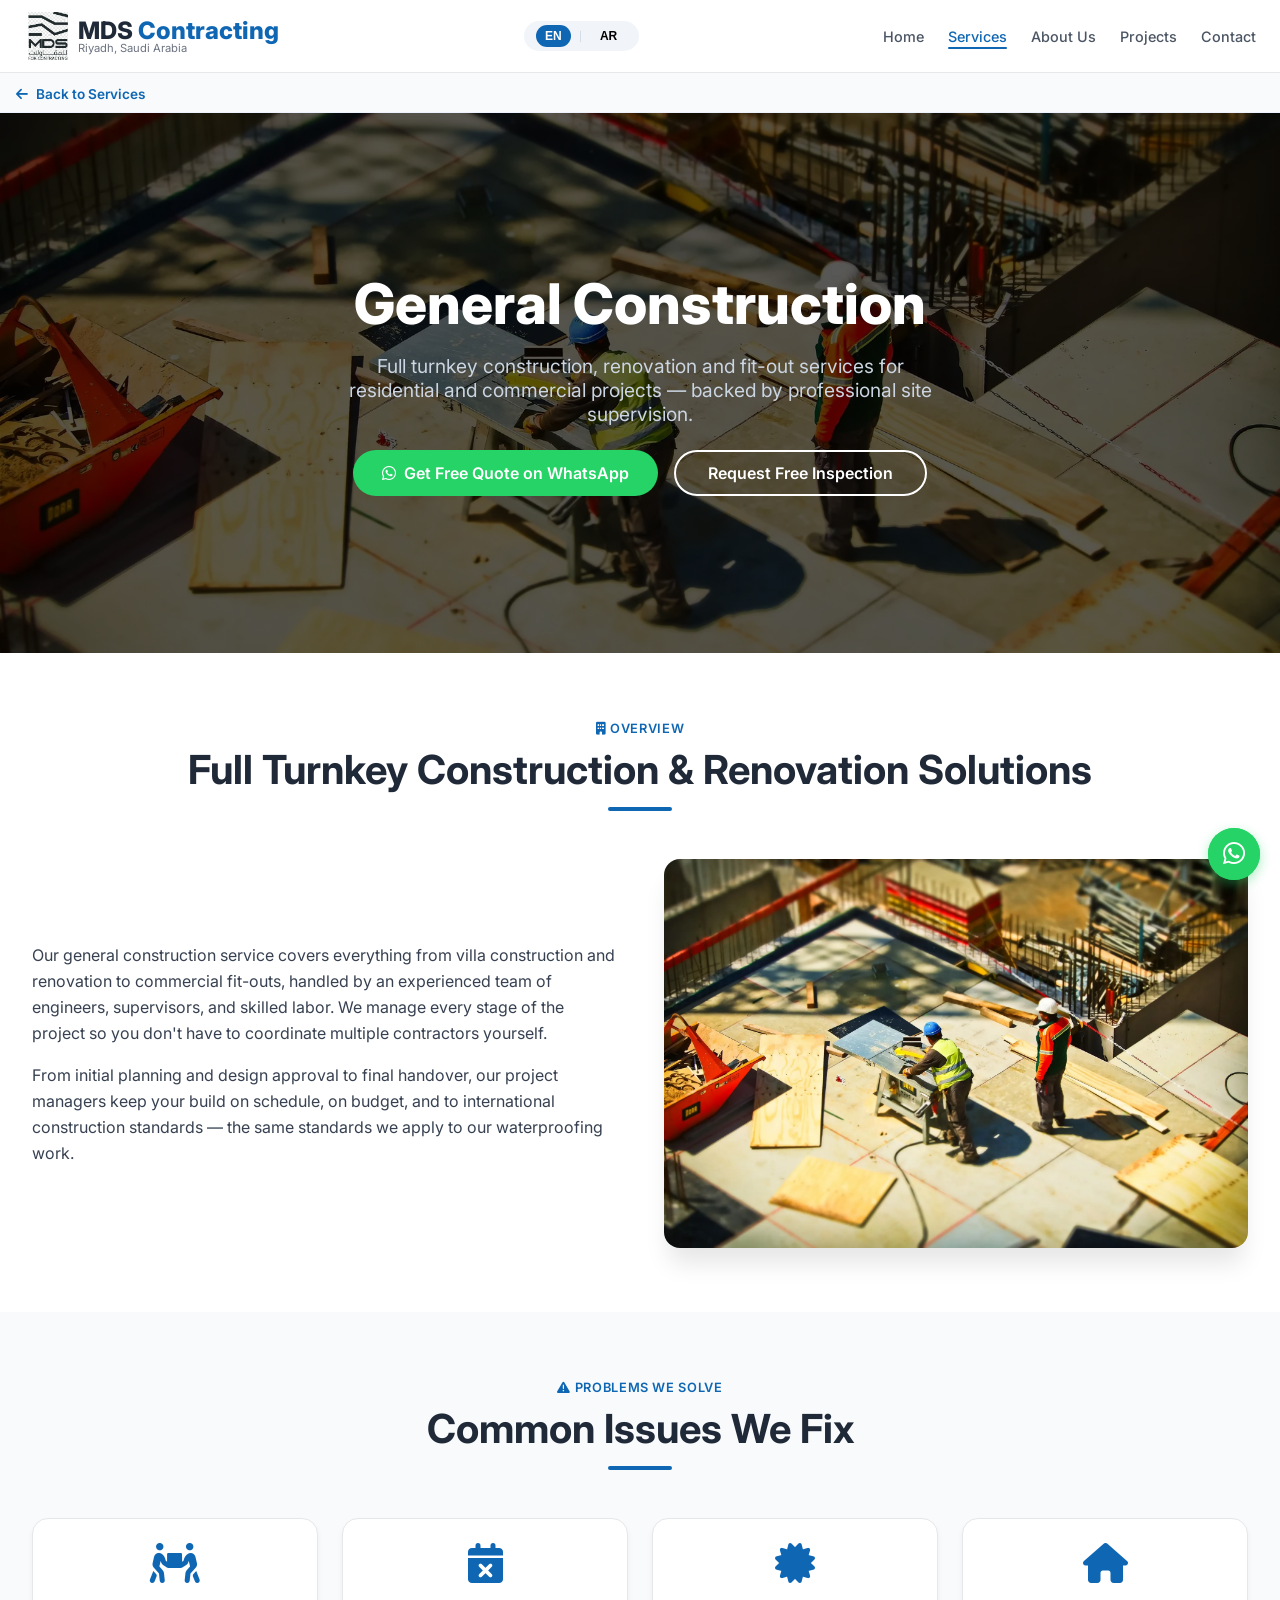
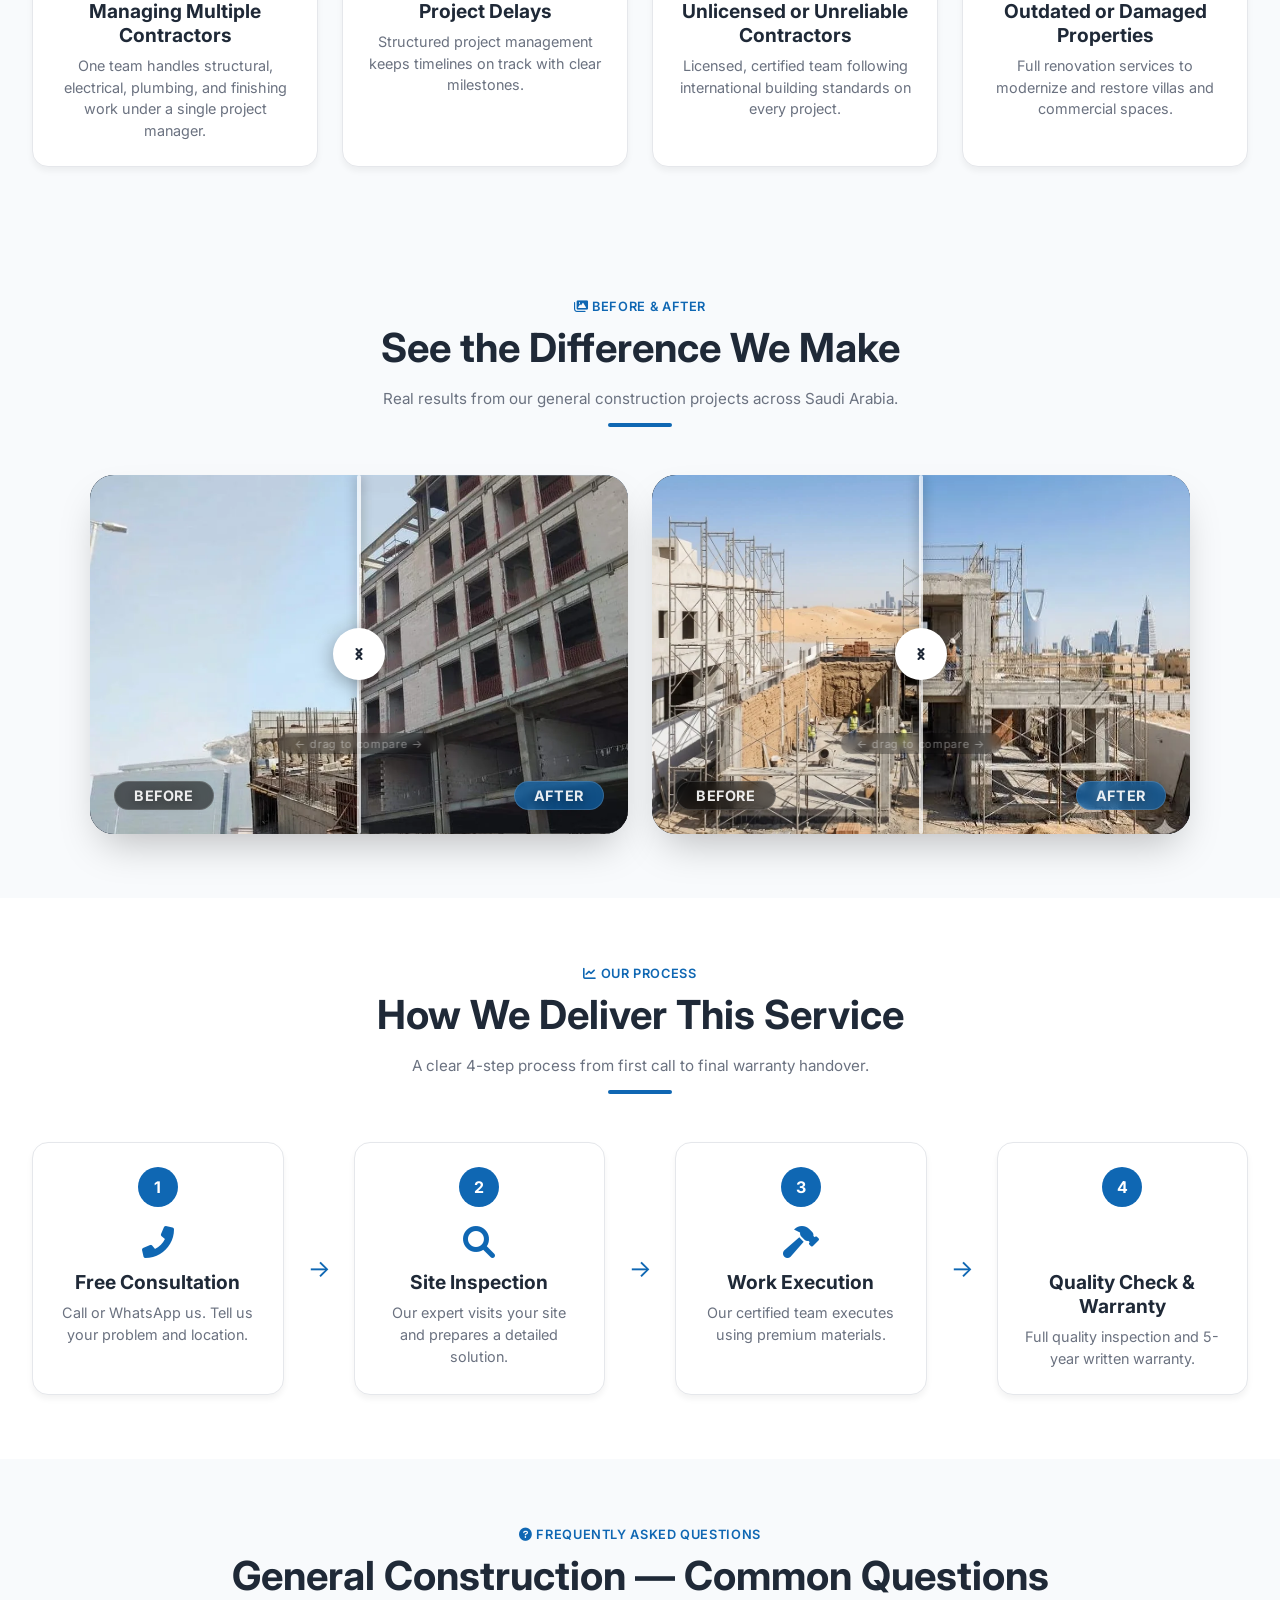
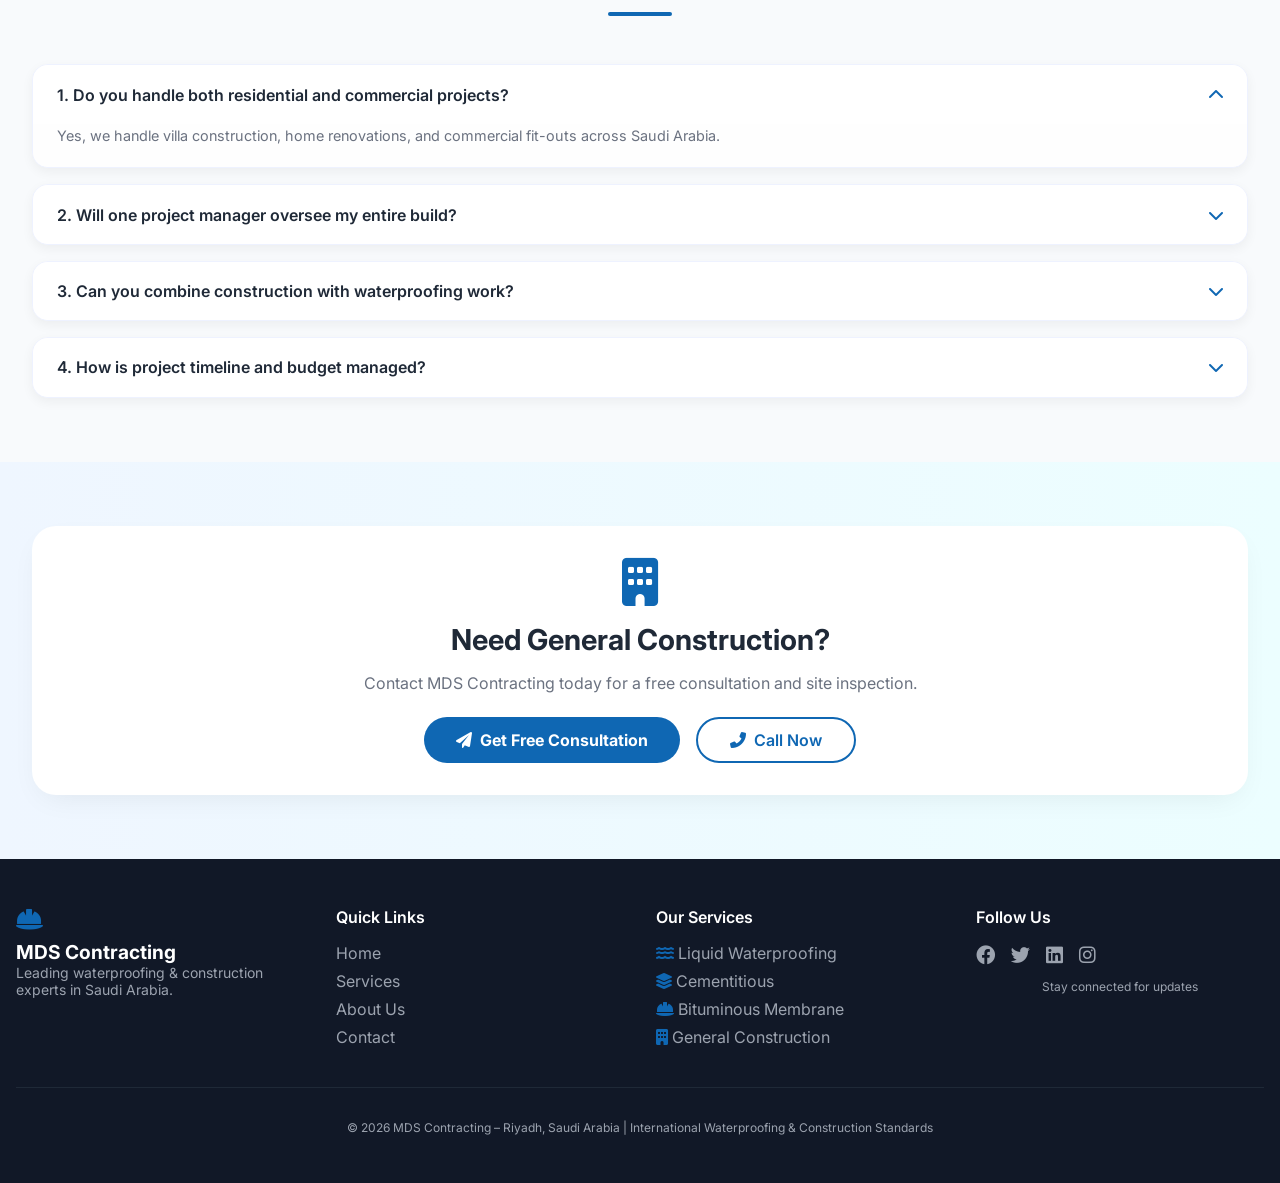
<file: General construction.html>
<!DOCTYPE html>
<html lang="en">
<head>
  <meta charset="UTF-8">
  <meta name="viewport" content="width=device-width, initial-scale=1.0, viewport-fit=cover">
  <title>General Construction Services in Saudi Arabia | MDS Contracting</title>
  <meta name="description" content="Residential and commercial general construction, renovation and fit-out services in Saudi Arabia with full project management and site supervision.">
  <link href="https://fonts.googleapis.com/css2?family=Inter:opsz,wght@14..32,300;400;500;600;700;800&display=swap" rel="stylesheet">
  <link rel="stylesheet" href="https://cdnjs.cloudflare.com/ajax/libs/font-awesome/6.0.0-beta3/css/all.min.css">

  <style>
    * {
      margin: 0;
      padding: 0;
      box-sizing: border-box;
    }
    body {
      font-family: 'Inter', sans-serif;
      background-color: white;
      scroll-behavior: smooth;
    }
    :root {
      --primary: #0f67b3;
      --primary-dark: #0a4e8a;
      --accent: #14b8b6;
      --dark-navy: #0A1628;
      --whatsapp: #25D366;
      --whatsapp-dark: #128C7E;
    }
    .text-primary { color: var(--primary); }

    /* ===== NAVBAR ===== */
    .navbar {
      position: sticky;
      top: 0;
      z-index: 100;
      background-color: white;
      backdrop-filter: blur(12px);
      border-bottom: 1px solid #e5e7eb;
      transition: box-shadow 0.3s ease;
    }
    .navbar.scrolled { box-shadow: 0 4px 20px rgba(0,0,0,0.1); }
    .nav-container {
      max-width: 1280px;
      margin: 0 auto;
      padding: 0.5rem 0.75rem;
      display: flex;
      justify-content: space-between;
      align-items: center;
      gap: 0.5rem;
    }
    .logo-area {
      display: flex;
      align-items: center;
      gap: 0.4rem;
      flex-shrink: 0;
    }
    .logo-img {
      width: 32px;
      height: 32px;
      object-fit: contain;
    }
    .logo-text {
      font-size: 0.9rem;
      font-weight: 800;
      color: #1f2937;
      line-height: 1.1;
    }
    .logo-subtext {
      font-size: 0.5rem;
      color: #6b7280;
      margin-top: -0.1rem;
      line-height: 1;
    }
    .logo-area > div {
      display: flex;
      flex-direction: column;
      line-height: 1.1;
    }
    .lang-center {
      display: flex;
      align-items: center;
      gap: 0.2rem;
      background: #f1f5f9;
      padding: 0.15rem 0.4rem;
      border-radius: 1.5rem;
      flex-shrink: 0;
    }
    .lang-btn-center {
      background: transparent;
      border: none;
      padding: 0.15rem 0.35rem;
      border-radius: 1.2rem;
      cursor: pointer;
      font-size: 0.6rem;
      font-weight: 600;
      transition: all 0.3s;
    }
    .lang-btn-center.active {
      background: var(--primary);
      color: white;
    }
    .lang-divider {
      color: #cbd5e1;
      font-size: 0.6rem;
    }
    .mobile-menu-btn {
      font-size: 1.2rem;
      color: #4b5563;
      cursor: pointer;
      padding: 0.2rem 0.3rem;
      flex-shrink: 0;
    }
    .nav-links {
      display: none;
      gap: 1.5rem;
      align-items: center;
    }
    .nav-link {
      text-decoration: none;
      color: #4b5563;
      font-weight: 500;
      font-size: 0.9rem;
      transition: all 0.2s;
      position: relative;
    }
    .nav-link:hover, .nav-link.active { color: var(--primary); }
    .nav-link.active::after {
      content: '';
      position: absolute;
      bottom: -4px;
      left: 0;
      width: 100%;
      height: 2px;
      background-color: var(--primary);
      border-radius: 4px;
    }
    .mobile-menu {
      display: none;
      flex-direction: column;
      padding: 0.5rem 0.75rem 0.75rem;
      gap: 0.5rem;
    }
    .mobile-menu.show { display: flex; }
    .mobile-nav-link {
      padding: 0.4rem 0.6rem;
      text-decoration: none;
      color: #4b5563;
      border-radius: 0.5rem;
      font-size: 0.85rem;
    }
    .mobile-nav-link.active {
      background-color: #e0f2fe;
      color: var(--primary);
      font-weight: 600;
    }
    @media (min-width: 768px) {
      .nav-links { display: flex; }
      .mobile-menu-btn { display: none; }
      .logo-img { width: 48px; height: 48px; }
      .logo-text { font-size: 1.5rem; }
      .logo-subtext { font-size: 0.7rem; }
      .lang-btn-center { font-size: 0.75rem; padding: 0.25rem 0.6rem; }
      .lang-center { padding: 0.25rem 0.75rem; gap: 0.5rem; }
      .nav-container { padding: 0.75rem 1.5rem; }
    }
    @media (max-width: 480px) {
      .nav-container { padding: 0.7rem 0.75rem; gap: 0.3rem; }
      .logo-img { width: 34px; height: 34px; }
      .logo-text { font-size: 0.8rem; }
      .logo-subtext { font-size: 0.48rem; }
      .lang-center { padding: 0.15rem 0.35rem; }
      .lang-btn-center { font-size: 0.55rem; padding: 0.15rem 0.3rem; }
      .mobile-menu-btn { font-size: 1.3rem; }
    }

    /* ===== SECTION HEADERS ===== */
    .section-header {
      text-align: center;
      margin-bottom: 2rem;
    }
    .section-tag {
      color: var(--primary);
      font-weight: 600;
      text-transform: uppercase;
      letter-spacing: 0.05em;
      font-size: 0.8rem;
      display: inline-block;
    }
    .section-title {
      font-size: 1.6rem;
      font-weight: 700;
      color: #1f2937;
      margin-top: 0.5rem;
      text-align: center;
    }
    .section-divider {
      width: 4rem;
      height: 0.25rem;
      background-color: var(--primary);
      margin: 0.8rem auto 0;
      border-radius: 9999px;
    }
    .section-subtitle {
      color: #6b7280;
      max-width: 42rem;
      margin: 1rem auto 0;
      font-size: 0.95rem;
      line-height: 1.5;
      text-align: center;
    }
    @media (min-width: 768px) {
      .section-title { font-size: 2.5rem; }
      .section-header { margin-bottom: 3rem; }
    }
    @media (max-width: 480px) {
      .section-title { font-size: 1.3rem; }
      .section-subtitle { font-size: 0.8rem; }
    }

    /* ===== HERO ===== */
    .page-hero-section {
      position: relative;
      width: 100%;
      min-height: 60vh;
      display: flex;
      align-items: center;
      justify-content: center;
      text-align: center;
      padding: 6rem 1rem;
      overflow: hidden;
    }
    .hero-bg-image {
      position: absolute;
      top: 0;
      left: 0;
      width: 100%;
      height: 100%;
      object-fit: cover;
      z-index: 0;
    }
    .page-hero-overlay {
      position: absolute;
      inset: 0;
      background: rgba(0,0,0,0.65);
      z-index: 1;
    }
    .page-hero-content {
      position: relative;
      z-index: 2;
      max-width: 800px;
      margin: 0 auto;
      text-align: center;
    }
    .page-hero-title {
      font-size: 2.5rem;
      font-weight: 800;
      color: white;
      margin-bottom: 1rem;
      text-align: center;
    }
    .page-hero-subtitle {
      font-size: 1.1rem;
      color: #cbd5e1;
      max-width: 600px;
      margin: 0 auto;
      text-align: center;
    }
    @media (min-width: 768px) {
      .page-hero-title { font-size: 3.5rem; }
      .page-hero-subtitle { font-size: 1.2rem; }
    }
    @media (max-width: 480px) {
      .page-hero-section { min-height: 35vh; padding: 3rem 1rem; }
      .page-hero-title { font-size: 1.8rem; }
      .page-hero-subtitle { font-size: 0.85rem; }
    }

    /* ===== BUTTONS ===== */
    .hero-buttons {
      margin-top: 2rem;
      display: flex;
      flex-wrap: wrap;
      gap: 1rem;
      justify-content: center;
    }
    .btn-primary {
      background-color: var(--primary);
      color: white;
      padding: 0.75rem 2rem;
      border-radius: 9999px;
      font-weight: bold;
      font-size: 1rem;
      display: inline-flex;
      align-items: center;
      gap: 0.5rem;
      text-decoration: none;
      transition: all 0.3s ease;
      border: none;
      cursor: pointer;
    }
    .btn-primary:hover {
      background-color: var(--primary-dark);
      transform: translateY(-3px);
    }
    .btn-outline-white {
      background: transparent;
      border: 2px solid white;
      color: white;
      padding: 0.7rem 2rem;
      border-radius: 9999px;
      font-weight: 600;
      text-decoration: none;
      display: inline-flex;
      align-items: center;
      gap: 0.5rem;
      transition: all 0.3s ease;
    }
    .btn-outline-white:hover { background: rgba(255,255,255,0.1); }
    .btn-whatsapp {
      background-color: var(--whatsapp);
      color: white;
      padding: 0.8rem 1.8rem;
      border-radius: 2rem;
      text-decoration: none;
      font-weight: 600;
      display: inline-flex;
      align-items: center;
      gap: 0.5rem;
      transition: all 0.3s ease;
    }
    .btn-whatsapp:hover {
      background-color: var(--whatsapp-dark);
      transform: translateY(-2px);
    }
    .btn-outline {
      border: 2px solid var(--primary);
      color: var(--primary);
      background: transparent;
      padding: 0.7rem 2rem;
      border-radius: 9999px;
      font-weight: 600;
      text-decoration: none;
      display: inline-flex;
      align-items: center;
      gap: 0.5rem;
      transition: all 0.3s ease;
    }
    .btn-outline:hover { background: var(--primary); color: white; }

    @media (max-width: 480px) {
      .hero-buttons { margin-top: 1.2rem; gap: 0.6rem; }
      .btn-primary, .btn-outline, .btn-whatsapp, .btn-outline-white {
        padding: 0.5rem 1.2rem;
        font-size: 0.8rem;
      }
    }
    @media (max-width: 360px) {
      .btn-primary, .btn-outline, .btn-whatsapp, .btn-outline-white {
        padding: 0.4rem 1rem;
        font-size: 0.7rem;
      }
    }

    /* ===== BACK TO SERVICES ===== */
    .back-to-services-bar {
      background: #f8fafc;
      border-bottom: 1px solid #eef2ff;
      padding: 0.6rem 1rem;
    }
    .back-to-services-btn {
      display: inline-flex;
      align-items: center;
      gap: 0.5rem;
      color: var(--primary);
      font-weight: 600;
      font-size: 0.85rem;
      text-decoration: none;
      max-width: 1280px;
      margin: 0 auto;
    }
    .back-to-services-btn:hover { text-decoration: underline; }
    @media (max-width: 480px) {
      .back-to-services-bar { padding: 0.5rem 0.75rem; }
      .back-to-services-btn { font-size: 0.75rem; }
    }

    @media (max-width: 480px) {
      .cta-section { padding: 1rem; border-radius: 1rem; }
      .cta-section h2 { font-size: 1.2rem !important; }
      .cta-section p { font-size: 0.8rem !important; margin: 0.5rem auto !important; }
      .cta-section > i { font-size: 2rem !important; margin-bottom: 0.5rem !important; }
      .cta-section .hero-buttons { margin-top: 0.8rem !important; gap: 0.5rem; justify-content: center; }
      .cta-section .btn-primary, .cta-section .btn-outline {
        padding: 0.5rem 1.2rem !important;
        font-size: 0.8rem !important;
      }
    }
    @media (max-width: 360px) {
      .cta-section .btn-primary, .cta-section .btn-outline {
        padding: 0.4rem 1rem !important;
        font-size: 0.7rem !important;
      }
    }

    /* ===== CONTAINER / SECTIONS ===== */
    .container {
      max-width: 1280px;
      margin: 0 auto;
      padding: 0 1rem;
    }
    .section-white { padding: 4rem 1rem; background: white; }
    .section-gradient { padding: 4rem 1rem; background: linear-gradient(to right, #eff6ff, #ecfeff); }
    .section-why-choose { background: #f8fafc; padding: 4rem 1rem; }
    .section-projects { padding: 4rem 1rem; background: #f8fafc; }
    .section-how-we-work { padding: 4rem 1rem; background: white; }
    .faq-section { background: #f8fafc; padding: 4rem 1rem; }

    .two-column {
      display: grid;
      gap: 2rem;
      align-items: center;
    }
    @media (min-width: 768px) {
      .two-column { grid-template-columns: repeat(2, 1fr); gap: 3rem; }
    }
    .story-text {
      color: #374151;
      font-size: 1rem;
      line-height: 1.625;
      text-align: left;
    }
    .mt-4 { margin-top: 1rem; }

    /* ===== FEATURES ===== */
    .features-grid {
      display: grid;
      gap: 1.5rem;
    }
    .feature-card {
      background: white;
      padding: 1.5rem;
      border-radius: 1rem;
      text-align: center;
      transition: all 0.3s ease;
      box-shadow: 0 4px 6px rgba(0,0,0,0.05);
      border: 1px solid #e5e7eb;
    }
    .feature-card:hover {
      transform: translateY(-8px);
      box-shadow: 0 20px 30px -12px rgba(15,103,179,0.25);
      border: 1px solid var(--primary);
    }
    .feature-icon { font-size: 2.5rem; color: var(--primary); margin-bottom: 1rem; }
    .feature-title { font-size: 1.2rem; font-weight: 700; margin-bottom: 0.5rem; color: #1f2937; text-align: center; }
    .feature-text { color: #6b7280; font-size: 0.9rem; line-height: 1.5; text-align: center; }
    @media (min-width: 768px) { .features-grid { grid-template-columns: repeat(2, 1fr); } }
    @media (min-width: 1024px) { .features-grid { grid-template-columns: repeat(4, 1fr); } }

    /* ===== PROCESS ===== */
    .process-timeline { display: flex; flex-direction: column; gap: 1.5rem; }
    .process-step {
      background: white;
      padding: 1.5rem;
      border-radius: 1rem;
      text-align: center;
      box-shadow: 0 4px 6px rgba(0,0,0,0.05);
      border: 1px solid #e5e7eb;
      transition: all 0.3s ease;
    }
    .process-step:hover {
      transform: translateY(-8px);
      box-shadow: 0 20px 30px -12px rgba(15,103,179,0.25);
      border: 1px solid var(--primary);
    }
    .process-number {
      width: 40px;
      height: 40px;
      background: var(--primary);
      color: white;
      border-radius: 50%;
      display: flex;
      align-items: center;
      justify-content: center;
      font-weight: bold;
      margin: 0 auto 1rem;
    }
    .process-icon { font-size: 2rem; color: var(--primary); margin-bottom: 0.5rem; }
    .process-title { font-size: 1.2rem; font-weight: 700; margin-bottom: 0.5rem; color: #1f2937; text-align: center; }
    .process-text { color: #6b7280; font-size: 0.9rem; line-height: 1.5; text-align: center; }
    .process-connector { display: none; }
    @media (min-width: 768px) {
      .process-timeline { flex-direction: row; }
      .process-step { flex: 1; }
      .process-connector { display: flex; align-items: center; color: var(--primary); font-size: 1.5rem; }
      .process-connector::before { content: '→'; }
    }

    /* ===== FAQ ===== */
    .faq-grid { display: grid; gap: 1rem; }
    .faq-item {
      background: white;
      border-radius: 1rem;
      overflow: hidden;
      box-shadow: 0 4px 12px rgba(0,0,0,0.05);
      border: 1px solid #eef2ff;
      transition: all 0.3s ease;
    }
    .faq-item:hover { border-color: var(--primary); }
    .faq-question {
      padding: 1.2rem 1.5rem;
      cursor: pointer;
      display: flex;
      justify-content: space-between;
      align-items: center;
      font-weight: 600;
      color: #1f2937;
      transition: all 0.3s;
      background: white;
    }
    .faq-question:hover { color: var(--primary); background: #f8fafc; }
    .faq-question span { flex: 1; padding-right: 1rem; text-align: left; }
    .faq-question i { transition: transform 0.3s ease; color: var(--primary); }
    .faq-item.active .faq-question i { transform: rotate(180deg); }
    .faq-answer {
      padding: 0 1.5rem;
      max-height: 0;
      overflow: hidden;
      transition: max-height 0.4s ease-out, padding 0.3s ease;
      color: #6b7280;
      line-height: 1.7;
      font-size: 0.9rem;
      background: #fefefe;
      text-align: left;
    }
    .faq-item.active .faq-answer {
      padding: 0 1.5rem 1.2rem;
      max-height: 500px;
    }

    /* ===== CTA ===== */
    .cta-section {
      text-align: center;
      padding: 2rem;
      background: white;
      border-radius: 1.5rem;
      box-shadow: 0 10px 30px -10px rgba(0,0,0,0.08);
    }

    /* ===== FOOTER ===== */
    .footer { background-color: #111827; color: #9ca3af; padding: 3rem 1rem; }
    .footer-container { max-width: 1280px; margin: 0 auto; display: grid; gap: 2rem; }
    .footer-icon { font-size: 1.5rem; color: var(--primary); }
    .footer-title { color: white; font-weight: 700; font-size: 1.2rem; margin-top: 0.5rem; }
    .footer-text { font-size: 0.875rem; }
    .footer-heading { color: white; font-weight: 600; margin-bottom: 1rem; }
    .footer-links { list-style: none; }
    .footer-links li { margin-bottom: 0.5rem; }
    .footer-links a { color: #9ca3af; text-decoration: none; transition: color 0.2s; }
    .footer-links a:hover { color: var(--primary); }
    .social-icons { display: flex; gap: 1rem; font-size: 1.2rem; }
    .social-icons a { color: #9ca3af; transition: color 0.2s; }
    .social-icons a:hover { color: var(--primary); }
    .follow-text { font-size: 0.75rem; margin-top: 0.75rem; text-align: center; }
    .footer-bottom {
      border-top: 1px solid #1f2937;
      margin-top: 2rem;
      padding-top: 2rem;
      text-align: center;
      font-size: 0.75rem;
    }
    @media (min-width: 768px) { .footer-container { grid-template-columns: repeat(4, 1fr); } }
    @media (max-width: 480px) {
      .footer { padding: 1.5rem 0.8rem; }
      .footer-container { gap: 1.2rem; }
      .footer-title { font-size: 0.9rem; text-align: center; }
      .footer-text { font-size: 0.7rem; text-align: center; }
      .footer-heading { font-size: 0.85rem; text-align: center; }
      .footer-links li { text-align: center; font-size: 0.7rem; }
      .social-icons { justify-content: center; }
    }

    /* ===== WHATSAPP FLOATING ===== */
    .floating-whatsapp {
      position: fixed;
      bottom: 20px;
      right: 20px;
      background-color: var(--whatsapp);
      width: 52px;
      height: 52px;
      border-radius: 50%;
      display: flex;
      align-items: center;
      justify-content: center;
      color: white;
      font-size: 1.6rem;
      z-index: 9999;
      text-decoration: none;
      box-shadow: 0 4px 12px rgba(37, 211, 102, 0.4);
      transition: all 0.3s ease;
    }
    .floating-whatsapp:hover { background-color: var(--whatsapp-dark); transform: scale(1.08); }
    .pulse-ring {
      position: absolute;
      width: 100%;
      height: 100%;
      border-radius: 50%;
      background-color: var(--whatsapp);
      animation: pulse 2s infinite;
      z-index: -1;
    }
    @keyframes pulse {
      0% { transform: scale(1); opacity: 0.8; }
      100% { transform: scale(1.6); opacity: 0; }
    }
    .tooltip {
      position: absolute;
      right: 62px;
      background: #1f2937;
      color: white;
      padding: 0.3rem 0.8rem;
      border-radius: 0.5rem;
      font-size: 0.7rem;
      white-space: nowrap;
      opacity: 0;
      visibility: hidden;
      transition: all 0.2s;
    }
    .floating-whatsapp:hover .tooltip { opacity: 1; visibility: visible; }
    @media (max-width: 480px) {
      .floating-whatsapp { width: 40px; height: 40px; font-size: 1.1rem; bottom: 12px; right: 12px; }
      .tooltip { display: none; }
    }

    /* ===== BEFORE / AFTER SLIDER - NO ZOOM ===== */
        .ba-gallery-grid {
      display: grid;
      grid-template-columns: 1fr;
      gap: 1.5rem;
      max-width: 1100px;
      margin: 0 auto;
    }
    @media (min-width: 768px) {
      .ba-gallery-grid { grid-template-columns: repeat(2, 1fr); }
    }
    .ba-gallery-grid .ba-slider-wrapper {
      max-width: none;
      margin: 0;
    }

    .ba-slider-wrapper {
      max-width: 900px;
      margin: 0 auto 1.5rem;
      border-radius: 1.5rem;
      overflow: hidden;
      box-shadow: 0 20px 40px -12px rgba(0, 0, 0, 0.25);
      background: #0a1628;
      position: relative;
      user-select: none;
      -webkit-user-select: none;
      touch-action: pan-y;
    }

    .ba-slider-container {
      position: relative;
      width: 100%;
      padding-bottom: 66.67%;
      background: #1f2937;
      overflow: hidden;
    }

    .ba-slider-container img {
      position: absolute;
      top: 0;
      left: 0;
      width: 100%;
      height: 100%;
      object-fit: cover;
      display: block;
      pointer-events: none;
      -webkit-user-drag: none;
    }

    .ba-img-before {
      z-index: 1;
    }

    .ba-img-after-wrap {
      position: absolute;
      top: 0;
      left: 0;
      width: 100%;
      height: 100%;
      overflow: hidden;
      z-index: 2;
      transition: none;
      clip-path: inset(0 50% 0 0);
    }
    .ba-img-after-wrap img {
      width: 100%;
      height: 100%;
      left: 0;
    }

    .ba-handle {
      position: absolute;
      top: 0;
      left: 50%;
      width: 4px;
      height: 100%;
      z-index: 5;
      transform: translateX(-50%);
      cursor: ew-resize;
      touch-action: none;
    }
    .ba-handle::before {
      content: '';
      position: absolute;
      top: 0;
      left: 50%;
      width: 4px;
      height: 100%;
      background: rgba(255, 255, 255, 0.7);
      transform: translateX(-50%);
      box-shadow: 0 0 12px rgba(0, 0, 0, 0.4);
      border-radius: 2px;
      transition: background 0.2s;
    }
    .ba-handle:hover::before,
    .ba-handle.active::before {
      background: #ffffff;
      box-shadow: 0 0 20px rgba(15, 103, 179, 0.6);
    }

    .ba-knob {
      position: absolute;
      top: 50%;
      left: 50%;
      transform: translate(-50%, -50%);
      width: 52px;
      height: 52px;
      background: #ffffff;
      border-radius: 50%;
      box-shadow: 0 4px 20px rgba(0, 0, 0, 0.35);
      display: flex;
      flex-direction: column;
      align-items: center;
      justify-content: center;
      transition: transform 0.2s, box-shadow 0.2s;
      border: 2px solid rgba(255, 255, 255, 0.9);
    }
    .ba-handle:hover .ba-knob,
    .ba-handle.active .ba-knob {
      transform: translate(-50%, -50%) scale(1.08);
      box-shadow: 0 6px 28px rgba(15, 103, 179, 0.45);
      border-color: #0f67b3;
    }
    .ba-knob svg {
      width: 20px;
      height: 20px;
      fill: none;
      stroke: #1f2937;
      stroke-width: 2.5;
      stroke-linecap: round;
      stroke-linejoin: round;
    }
    .ba-handle:hover .ba-knob svg path,
    .ba-handle.active .ba-knob svg path {
      stroke: #0f67b3;
    }

    .ba-step-counter {
      font-size: 0.6rem;
      font-weight: 700;
      color: #1f2937;
      background: rgba(255,255,255,0.9);
      padding: 0.05rem 0.4rem;
      border-radius: 0.8rem;
      margin-top: 0.1rem;
      line-height: 1.2;
      letter-spacing: 0.02em;
    }
    .ba-handle:hover .ba-step-counter,
    .ba-handle.active .ba-step-counter {
      color: #0f67b3;
    }

    .ba-labels {
      position: absolute;
      bottom: 1.5rem;
      left: 0;
      right: 0;
      z-index: 6;
      display: flex;
      justify-content: space-between;
      padding: 0 1.5rem;
      pointer-events: none;
      font-weight: 700;
      font-size: 0.9rem;
      letter-spacing: 0.04em;
      text-transform: uppercase;
      color: rgba(255, 255, 255, 0.9);
      text-shadow: 0 2px 12px rgba(0, 0, 0, 0.5);
    }
    .ba-label-before {
      background: rgba(0, 0, 0, 0.55);
      padding: 0.3rem 1.2rem;
      border-radius: 2rem;
      backdrop-filter: blur(4px);
      border: 1px solid rgba(255, 255, 255, 0.15);
    }
    .ba-label-after {
      background: rgba(15, 103, 179, 0.7);
      padding: 0.3rem 1.2rem;
      border-radius: 2rem;
      backdrop-filter: blur(4px);
      border: 1px solid rgba(255, 255, 255, 0.15);
    }

    .ba-drag-hint {
      position: absolute;
      bottom: 5rem;
      left: 50%;
      transform: translateX(-50%);
      z-index: 4;
      color: rgba(255, 255, 255, 0.4);
      font-size: 0.7rem;
      letter-spacing: 0.06em;
      background: rgba(0, 0, 0, 0.3);
      padding: 0.2rem 1rem;
      border-radius: 2rem;
      backdrop-filter: blur(4px);
      white-space: nowrap;
      pointer-events: none;
      opacity: 1;
      transition: opacity 0.6s;
    }
    .ba-drag-hint.hidden { opacity: 0; }

    @media (max-width: 768px) {
      .ba-slider-container { padding-bottom: 75%; }
      .ba-knob { width: 42px; height: 42px; }
      .ba-knob svg { width: 16px; height: 16px; }
      .ba-step-counter { font-size: 0.5rem; }
      .ba-labels { font-size: 0.7rem; padding: 0 0.8rem; bottom: 1rem; }
      .ba-label-before, .ba-label-after { padding: 0.2rem 0.8rem; }
      .ba-drag-hint { font-size: 0.55rem; bottom: 4rem; }
    }
    @media (max-width: 480px) {
      .ba-slider-wrapper { border-radius: 0.8rem; margin-bottom: 1rem; }
      .ba-slider-container { padding-bottom: 80%; }
      .ba-knob { width: 36px; height: 36px; }
      .ba-knob svg { width: 12px; height: 12px; }
      .ba-step-counter { font-size: 0.4rem; padding: 0.02rem 0.3rem; }
      .ba-labels { font-size: 0.55rem; padding: 0 0.5rem; bottom: 0.7rem; }
      .ba-label-before, .ba-label-after { padding: 0.1rem 0.5rem; }
      .ba-drag-hint { font-size: 0.45rem; bottom: 3.2rem; padding: 0.1rem 0.5rem; }
    }

    .slide-left-card {
      opacity: 0;
      transform: translateX(-50px);
      transition: all 0.7s ease-out;
    }
    .slide-left-card.animate-in {
      opacity: 1;
      transform: translateX(0);
    }
    .slide-up-card {
      opacity: 0;
      transform: translateY(50px);
      transition: all 0.7s ease-out;
    }
    .slide-up-card.animate-in {
      opacity: 1;
      transform: translateY(0);
    }
  
    /* ===== IMAGE HOVER ZOOM ===== */
    .img-hover-zoom {
      width: 100%;
      border-radius: 1rem;
      overflow: hidden;
      box-shadow: 0 20px 25px -5px rgba(0,0,0,0.1);
    }
    .img-hover-zoom .zoom-img {
      width: 100%;
      height: 100%;
      display: block;
      object-fit: cover;
      transition: transform 0.5s ease;
    }
    .img-hover-zoom:hover .zoom-img {
      transform: scale(1.08);
    }
</style>
</head>
<body>


  <nav class="navbar" id="navbar">
    <div class="nav-container">
      <div class="logo-area">
        <img src="images/other/mds logo.webp" alt="MDS Logo" class="logo-img" onerror="this.src='https://placehold.co/200x200/0f67b3/white?text=MDS'">
        <div><h1 class="logo-text">MDS <span class="text-primary">Contracting</span></h1><p class="logo-subtext">Riyadh, Saudi Arabia</p></div>
      </div>
      <div class="lang-center">
        <button class="lang-btn-center active" data-lang="en">EN</button>
        <span class="lang-divider">|</span>
        <button class="lang-btn-center" data-lang="ar">AR</button>
      </div>
      <div class="mobile-menu-btn"><i class="fas fa-bars"></i></div>
      <div class="nav-links">
        <a href="index.html" class="nav-link" data-en="Home" data-ar="الرئيسية">Home</a>
        <a href="services.html" class="nav-link active" data-en="Services" data-ar="الخدمات">Services</a>
        <a href="about.html" class="nav-link" data-en="About Us" data-ar="من نحن">About Us</a>
        <a href="projects.html" class="nav-link" data-en="Projects" data-ar="مشاريعنا">Projects</a>
        <a href="contact.html" class="nav-link" data-en="Contact" data-ar="اتصل بنا">Contact</a>
      </div>
    </div>
    <div id="mobile-menu" class="mobile-menu">
      <a href="index.html" class="mobile-nav-link" data-en="Home" data-ar="الرئيسية">Home</a>
      <a href="services.html" class="mobile-nav-link active" data-en="Services" data-ar="الخدمات">Services</a>
      <a href="about.html" class="mobile-nav-link" data-en="About Us" data-ar="من نحن">About Us</a>
      <a href="projects.html" class="nav-link" data-en="Projects" data-ar="مشاريعنا">Projects</a>
      <a href="contact.html" class="mobile-nav-link" data-en="Contact" data-ar="اتصل بنا">Contact</a>
    </div>
  </nav>

  <div class="back-to-services-bar">
    <a href="services.html" class="back-to-services-btn"><i class="fas fa-arrow-left"></i> <span data-en="Back to Services" data-ar="العودة إلى الخدمات">Back to Services</span></a>
  </div>

  <main>
    <section class="page-hero-section">
      <img src="images/other/General Construction.webp" alt="General Construction" class="hero-bg-image">
      <div class="page-hero-overlay"></div>
      <div class="page-hero-content">
        <h1 class="page-hero-title"><span data-en="General Construction" data-ar="البناء العام">General Construction</span></h1>
        <p class="page-hero-subtitle" data-en="Full turnkey construction, renovation and fit-out services for residential and commercial projects — backed by professional site supervision." data-ar="خدمات بناء وتجديد وتشطيب متكاملة للمشاريع السكنية والتجارية - مدعومة بإشراف احترافي على الموقع.">Full turnkey construction, renovation and fit-out services for residential and commercial projects — backed by professional site supervision.</p>
        <div class="hero-buttons" style="justify-content:center; margin-top:1.5rem;">
          <a href="https://wa.me/9665082247563?text=Hello%2C%20I%20need%20general%20construction%20services." class="btn-whatsapp" target="_blank">
            <i class="fab fa-whatsapp"></i>
            <span data-en="Get Free Quote on WhatsApp" data-ar="احصل على عرض أسعار مجاني على واتساب">Get Free Quote on WhatsApp</span>
          </a>
          <a href="contact.html#contactForm" class="btn-outline-white">
            <span data-en="Request Free Inspection" data-ar="اطلب تفتيشًا مجانيًا">Request Free Inspection</span>
          </a>
        </div>
      </div>
    </section>
    <section class="section-white">
      <div class="container">
        <div class="section-header">
          <span class="section-tag"><i class="fas fa-building"></i> <span data-en="OVERVIEW" data-ar="نظرة عامة">OVERVIEW</span></span>
          <h2 class="section-title" data-en="Full Turnkey Construction & Renovation Solutions" data-ar="حلول بناء وتجديد متكاملة">Full Turnkey Construction & Renovation Solutions</h2>
          <div class="section-divider"></div>
        </div>
        <div class="two-column">
          <div>
            <p class="story-text" data-en="Our general construction service covers everything from villa construction and renovation to commercial fit-outs, handled by an experienced team of engineers, supervisors, and skilled labor. We manage every stage of the project so you don't have to coordinate multiple contractors yourself." data-ar="تغطي خدمة البناء العام لدينا كل شيء من بناء الفلل وتجديدها إلى التشطيبات التجارية، ويديرها فريق من المهندسين والمشرفين والعمالة الماهرة ذوي الخبرة.">Our general construction service covers everything from villa construction and renovation to commercial fit-outs, handled by an experienced team of engineers, supervisors, and skilled labor. We manage every stage of the project so you don't have to coordinate multiple contractors yourself.</p>
            <p class="story-text mt-4" data-en="From initial planning and design approval to final handover, our project managers keep your build on schedule, on budget, and to international construction standards — the same standards we apply to our waterproofing work." data-ar="من التخطيط الأولي والموافقة على التصميم إلى التسليم النهائي، يحافظ مديرو مشاريعنا على جدولك الزمني وميزانيتك ومعايير البناء الدولية.">From initial planning and design approval to final handover, our project managers keep your build on schedule, on budget, and to international construction standards — the same standards we apply to our waterproofing work.</p>
          </div>
          <div class="img-hover-zoom">
            <img src="images/other/General Construction.webp" alt="General Construction" class="zoom-img">
          </div>
        </div>
      </div>
    </section>
    <section class="section-why-choose">
      <div class="container">
        <div class="section-header">
          <span class="section-tag"><i class="fas fa-exclamation-triangle"></i> <span data-en="PROBLEMS WE SOLVE" data-ar="المشاكل التي نحلها">PROBLEMS WE SOLVE</span></span>
          <h2 class="section-title" data-en="Common Issues We Fix" data-ar="المشاكل الشائعة التي نصلحها">Common Issues We Fix</h2>
          <div class="section-divider"></div>
        </div>
        <div class="features-grid">
          <div class="feature-card slide-left-card"><i class="fas fa-people-carry feature-icon"></i><h3 class="feature-title" data-en="Managing Multiple Contractors" data-ar="إدارة مقاولين متعددين">Managing Multiple Contractors</h3><p class="feature-text" data-en="One team handles structural, electrical, plumbing, and finishing work under a single project manager." data-ar="فريق واحد يتولى جميع الأعمال تحت مدير مشروع واحد.">One team handles structural, electrical, plumbing, and finishing work under a single project manager.</p></div>
          <div class="feature-card slide-left-card"><i class="fas fa-calendar-times feature-icon"></i><h3 class="feature-title" data-en="Project Delays" data-ar="تأخيرات المشروع">Project Delays</h3><p class="feature-text" data-en="Structured project management keeps timelines on track with clear milestones." data-ar="إدارة مشروع منظمة تحافظ على الجدول الزمني.">Structured project management keeps timelines on track with clear milestones.</p></div>
          <div class="feature-card slide-left-card"><i class="fas fa-certificate feature-icon"></i><h3 class="feature-title" data-en="Unlicensed or Unreliable Contractors" data-ar="مقاولون غير مرخصين">Unlicensed or Unreliable Contractors</h3><p class="feature-text" data-en="Licensed, certified team following international building standards on every project." data-ar="فريق مرخص ومعتمد يتبع معايير البناء الدولية.">Licensed, certified team following international building standards on every project.</p></div>
          <div class="feature-card slide-left-card"><i class="fas fa-home feature-icon"></i><h3 class="feature-title" data-en="Outdated or Damaged Properties" data-ar="عقارات قديمة أو متضررة">Outdated or Damaged Properties</h3><p class="feature-text" data-en="Full renovation services to modernize and restore villas and commercial spaces." data-ar="خدمات تجديد كاملة لتحديث وترميم الفلل والمساحات التجارية.">Full renovation services to modernize and restore villas and commercial spaces.</p></div>
        </div>
      </div>
    </section>
    
    <!-- ==================== BEFORE / AFTER SLIDER ==================== -->
    <section class="section-projects">
      <div class="container">
        <div class="section-header">
          <span class="section-tag"><i class="fas fa-images"></i> <span data-en="BEFORE & AFTER" data-ar="قبل وبعد">BEFORE & AFTER</span></span>
          <h2 class="section-title" data-en="See the Difference We Make" data-ar="شاهد الفرق الذي نصنعه">See the Difference We Make</h2>
          <p class="section-subtitle" data-en="Real results from our general construction projects across Saudi Arabia." data-ar="نتائج حقيقية من مشاريع البناء العام في جميع أنحاء المملكة العربية السعودية.">Real results from our general construction projects across Saudi Arabia.</p>
          <div class="section-divider"></div>
        </div>

        <div class="ba-gallery-grid">
                <div class="ba-slider-wrapper" dir="ltr">
                    <div class="ba-slider-container">
                        <img class="ba-img-before" src="images/before/General Construction project 01 before.webp" alt="Before 1" />
                        <div class="ba-img-after-wrap">
                            <img src="images/after/General construction project 01 after.webp" alt="After 1" />
                        </div>
                        <div class="ba-handle">
                            <div class="ba-knob">
                                <svg viewBox="0 0 24 24">
                                    <path d="M9 6L15 12L9 18" />
                                    <path d="M15 6L9 12L15 18" />
                                </svg>
                            </div>
                        </div>
                        <div class="ba-labels">
                            <span class="ba-label-before">Before</span>
                            <span class="ba-label-after">After</span>
                        </div>
                        <div class="ba-drag-hint">← drag to compare →</div>
                    </div>
                </div>
                <div class="ba-slider-wrapper" dir="ltr">
                    <div class="ba-slider-container">
                        <img class="ba-img-before" src="images/before/General Construction project 02 before.webp" alt="Before 2" />
                        <div class="ba-img-after-wrap">
                            <img src="images/after/General construction project 02 after.webp" alt="After 2" />
                        </div>
                        <div class="ba-handle">
                            <div class="ba-knob">
                                <svg viewBox="0 0 24 24">
                                    <path d="M9 6L15 12L9 18" />
                                    <path d="M15 6L9 12L15 18" />
                                </svg>
                            </div>
                        </div>
                        <div class="ba-labels">
                            <span class="ba-label-before">Before</span>
                            <span class="ba-label-after">After</span>
                        </div>
                        <div class="ba-drag-hint">← drag to compare →</div>
                    </div>
                </div>
                </div>

      </div>
    </section>

    <section class="section-how-we-work">
      <div class="container">
        <div class="section-header">
          <span class="section-tag"><i class="fas fa-chart-line"></i> <span data-en="OUR PROCESS" data-ar="عمليتنا">OUR PROCESS</span></span>
          <h2 class="section-title" data-en="How We Deliver This Service" data-ar="كيف نقدم هذه الخدمة">How We Deliver This Service</h2>
          <p class="section-subtitle" data-en="A clear 4-step process from first call to final warranty handover." data-ar="عملية واضحة من 4 خطوات من أول اتصال إلى تسليم الضمان النهائي.">A clear 4-step process from first call to final warranty handover.</p>
          <div class="section-divider"></div>
        </div>
        <div class="process-timeline">
          <div class="process-step slide-up-card"><div class="process-number">1</div><div class="process-icon"><i class="fas fa-phone-alt"></i></div><h3 class="process-title" data-en="Free Consultation" data-ar="استشارة مجانية">Free Consultation</h3><p class="process-text" data-en="Call or WhatsApp us. Tell us your problem and location." data-ar="اتصل بنا أو واتساب. أخبرنا بمشكلتك وموقعك.">Call or WhatsApp us. Tell us your problem and location.</p></div>
          <div class="process-connector"></div>
          <div class="process-step slide-up-card"><div class="process-number">2</div><div class="process-icon"><i class="fas fa-search"></i></div><h3 class="process-title" data-en="Site Inspection" data-ar="تفتيش الموقع">Site Inspection</h3><p class="process-text" data-en="Our expert visits your site and prepares a detailed solution." data-ar="خبيرنا يزور موقعك ويعد حلاً مفصلاً.">Our expert visits your site and prepares a detailed solution.</p></div>
          <div class="process-connector"></div>
          <div class="process-step slide-up-card"><div class="process-number">3</div><div class="process-icon"><i class="fas fa-hammer"></i></div><h3 class="process-title" data-en="Work Execution" data-ar="تنفيذ العمل">Work Execution</h3><p class="process-text" data-en="Our certified team executes using premium materials." data-ar="فريقنا المعتمد ينفذ باستخدام مواد متميزة.">Our certified team executes using premium materials.</p></div>
          <div class="process-connector"></div>
          <div class="process-step slide-up-card"><div class="process-number">4</div><div class="process-icon"><i class="fas fa-shield-check"></i></div><h3 class="process-title" data-en="Quality Check & Warranty" data-ar="فحص الجودة والضمان">Quality Check & Warranty</h3><p class="process-text" data-en="Full quality inspection and 5-year written warranty." data-ar="فحص جودة كامل وضمان كتابي لمدة 5 سنوات.">Full quality inspection and 5-year written warranty.</p></div>
        </div>
      </div>
    </section>
    <section class="faq-section">
      <div class="container">
        <div class="section-header">
          <span class="section-tag"><i class="fas fa-question-circle"></i> <span data-en="FREQUENTLY ASKED QUESTIONS" data-ar="الأسئلة الشائعة">FREQUENTLY ASKED QUESTIONS</span></span>
          <h2 class="section-title" data-en="General Construction — Common Questions" data-ar="البناء العام - أسئلة شائعة">General Construction — Common Questions</h2>
          <div class="section-divider"></div>
        </div>
        <div class="faq-grid">
          <div class="faq-item"><div class="faq-question"><span data-en="1. Do you handle both residential and commercial projects?" data-ar="1. هل تتعاملون مع المشاريع السكنية والتجارية؟">1. Do you handle both residential and commercial projects?</span><i class="fas fa-chevron-down"></i></div><div class="faq-answer" data-en="Yes, we handle villa construction, home renovations, and commercial fit-outs across Saudi Arabia." data-ar="نقدم خدمات بناء شاملة تشمل المشاريع السكنية والتجارية، من الأساسات وحتى التشطيبات النهائية.">Yes, we handle villa construction, home renovations, and commercial fit-outs across Saudi Arabia.</div></div>
          <div class="faq-item"><div class="faq-question"><span data-en="2. Will one project manager oversee my entire build?" data-ar="2. هل سيشرف مدير مشروع واحد على البناء بالكامل؟">2. Will one project manager oversee my entire build?</span><i class="fas fa-chevron-down"></i></div><div class="faq-answer" data-en="Yes, a dedicated project manager and supervisor oversee every stage of the project from planning to handover." data-ar="نعم، فريقنا مرخص ومعتمد ويتبع معايير البناء السعودية والدولية في جميع مراحل التنفيذ.">Yes, a dedicated project manager and supervisor oversee every stage of the project from planning to handover.</div></div>
          <div class="faq-item"><div class="faq-question"><span data-en="3. Can you combine construction with waterproofing work?" data-ar="3. هل يمكن دمج البناء مع أعمال العزل المائي؟">3. Can you combine construction with waterproofing work?</span><i class="fas fa-chevron-down"></i></div><div class="faq-answer" data-en="Absolutely — as a specialist waterproofing and construction company, we often integrate waterproofing directly into new builds and renovations." data-ar="تعتمد المدة على حجم المشروع ونطاقه، وسنقدم لك جدولاً زمنيًا مفصلاً بعد زيارة الموقع وتقييم المتطلبات.">Absolutely — as a specialist waterproofing and construction company, we often integrate waterproofing directly into new builds and renovations.</div></div>
          <div class="faq-item"><div class="faq-question"><span data-en="4. How is project timeline and budget managed?" data-ar="4. كيف تتم إدارة الجدول الزمني والميزانية؟">4. How is project timeline and budget managed?</span><i class="fas fa-chevron-down"></i></div><div class="faq-answer" data-en="We provide a clear project plan with milestones and budget breakdowns upfront, and give regular progress updates throughout construction." data-ar="نعم، نوفر إشرافًا هندسيًا ومتابعة يومية لضمان جودة التنفيذ والالتزام بالميزانية والجدول الزمني المتفق عليه.">We provide a clear project plan with milestones and budget breakdowns upfront, and give regular progress updates throughout construction.</div></div>
        </div>
      </div>
    </section>
    <section class="section-gradient">
      <div class="container">
        <div class="cta-section">
          <i class="fas fa-building" style="font-size: 3rem; color: var(--primary); margin-bottom: 1rem;"></i>
          <h2 style="font-size: 1.8rem; font-weight: 700; color: #1f2937;" data-en="Need General Construction?" data-ar="هل تحتاج البناء العام؟">Need General Construction?</h2>
          <p style="color: #6b7280; max-width: 600px; margin: 1rem auto;" data-en="Contact MDS Contracting today for a free consultation and site inspection." data-ar="اتصل بشركة MDS Contracting اليوم للحصول على استشارة مجانية وتفتيش الموقع.">Contact MDS Contracting today for a free consultation and site inspection.</p>
          <div class="hero-buttons" style="justify-content: center; margin-top: 1.5rem;">
            <a href="contact.html#contactForm" class="btn-primary"><i class="fas fa-paper-plane"></i> <span data-en="Get Free Consultation" data-ar="احصل على استشارة مجانية">Get Free Consultation</span></a>
            <a href="tel:+966114567890" class="btn-outline" style="border-color: var(--primary); color: var(--primary);"><i class="fas fa-phone-alt"></i> <span data-en="Call Now" data-ar="اتصل الآن">Call Now</span></a>
          </div>
        </div>
      </div>
    </section>
  </main>

  <footer class="footer">
    <div class="footer-container">
      <div><i class="fas fa-hard-hat footer-icon"></i><h3 class="footer-title">MDS Contracting</h3><p class="footer-text" data-en="Leading waterproofing & construction experts in Saudi Arabia." data-ar="خبراء رائدون في العزل المائي والبناء في المملكة العربية السعودية.">Leading waterproofing & construction experts in Saudi Arabia.</p></div>
      <div><h4 class="footer-heading" data-en="Quick Links" data-ar="روابط سريعة">Quick Links</h4><ul class="footer-links"><li><a href="index.html" data-en="Home" data-ar="الرئيسية">Home</a></li><li><a href="services.html" data-en="Services" data-ar="الخدمات">Services</a></li><li><a href="about.html" data-en="About Us" data-ar="من نحن">About Us</a></li><li><a href="contact.html" data-en="Contact" data-ar="اتصل بنا">Contact</a></li></ul></div>
      <div><h4 class="footer-heading" data-en="Our Services" data-ar="خدماتنا">Our Services</h4><ul class="footer-links"><li><i class="fas fa-water text-primary text-xs mr-2"></i> <a href="liquid-waterproofing.html" data-en="Liquid Waterproofing" data-ar="العزل المائي السائل">Liquid Waterproofing</a></li><li><i class="fas fa-layer-group text-primary text-xs mr-2"></i> <a href="cementitious-waterproofing.html" data-en="Cementitious" data-ar="الأسمنتي">Cementitious</a></li><li><i class="fas fa-hard-hat text-primary text-xs mr-2"></i> <a href="bituminous-membrane.html" data-en="Bituminous Membrane" data-ar="الغشاء البيتوميني">Bituminous Membrane</a></li><li><i class="fas fa-building text-primary text-xs mr-2"></i> <a href="general-construction.html" data-en="General Construction" data-ar="البناء العام">General Construction</a></li></ul></div>
      <div><h4 class="footer-heading" data-en="Follow Us" data-ar="تابعونا">Follow Us</h4><div class="social-icons"><a href="#"><i class="fab fa-facebook"></i></a><a href="#"><i class="fab fa-twitter"></i></a><a href="#"><i class="fab fa-linkedin"></i></a><a href="#"><i class="fab fa-instagram"></i></a></div><p class="follow-text" data-en="Stay connected for updates" data-ar="ابق على اتصال للحصول على التحديثات">Stay connected for updates</p></div>
    </div>
    <div class="footer-bottom">© 2026 MDS Contracting – Riyadh, Saudi Arabia | <span data-en="International Waterproofing & Construction Standards" data-ar="معايير العزل المائي والبناء الدولية">International Waterproofing & Construction Standards</span></div>
  </footer>

  <a href="https://wa.me/9665082247563?text=Hello%2C%20I%20need%20waterproofing%20services." class="floating-whatsapp" target="_blank">
    <div class="pulse-ring"></div>
    <i class="fab fa-whatsapp"></i>
    <span class="tooltip" data-en="Chat with us on WhatsApp" data-ar="تحدث معنا على واتساب">Chat with us on WhatsApp</span>
  </a>

  <!-- ============================================================== -->
  <!-- ===== JAVASCRIPT ===== -->
  <!-- ============================================================== -->
  <script>
        // ==============================================================
        // BEFORE / AFTER SLIDERS (multi-instance gallery)
        // ==============================================================
        document.querySelectorAll('.ba-slider-wrapper').forEach(function (wrapper) {
            const container = wrapper.querySelector('.ba-slider-container');
            const afterWrap = wrapper.querySelector('.ba-img-after-wrap');
            const handle = wrapper.querySelector('.ba-handle');
            const hint = wrapper.querySelector('.ba-drag-hint');

            let isDragging = false;
            let currentPos = 50;

            function updateSlider(pos) {
                pos = Math.max(0, Math.min(100, pos));
                currentPos = pos;
                afterWrap.style.clipPath = 'inset(0 0 0 ' + pos + '%)';
                handle.style.left = pos + '%';
            }

            function getPos(e) {
                const rect = container.getBoundingClientRect();
                const clientX = e.touches ? e.touches[0].clientX : e.clientX;
                let x = (clientX - rect.left) / rect.width;
                return x * 100;
            }

            function onStart(e) {
                isDragging = true;
                handle.classList.add('active');
                if (hint) hint.classList.add('hidden');
                document.body.style.userSelect = 'none';
                document.body.style.webkitUserSelect = 'none';
                updateSlider(getPos(e));
                e.preventDefault();
            }

            function onMove(e) {
                if (!isDragging) return;
                updateSlider(getPos(e));
                e.preventDefault();
            }

            function onEnd() {
                if (isDragging) {
                    isDragging = false;
                    handle.classList.remove('active');
                    document.body.style.userSelect = '';
                    document.body.style.webkitUserSelect = '';
                }
            }

            handle.addEventListener('mousedown', onStart);
            document.addEventListener('mousemove', onMove);
            document.addEventListener('mouseup', onEnd);

            handle.addEventListener('touchstart', onStart, { passive: false });
            document.addEventListener('touchmove', onMove, { passive: false });
            document.addEventListener('touchend', onEnd);
            document.addEventListener('touchcancel', onEnd);

            container.addEventListener('click', function (e) {
                if (e.target.closest && e.target.closest('.ba-handle')) return;
                updateSlider(getPos(e));
                if (hint) hint.classList.add('hidden');
            });

            updateSlider(50);

            wrapper._baUpdate = updateSlider;
            wrapper._baGetPos = () => currentPos;
        });

        let baResizeTimer;
        window.addEventListener('resize', function () {
            clearTimeout(baResizeTimer);
            baResizeTimer = setTimeout(() => {
                document.querySelectorAll('.ba-slider-wrapper').forEach(function (w) {
                    if (w._baUpdate) w._baUpdate(w._baGetPos());
                });
            }, 100);
        });

        const baLangObserver = new MutationObserver(function () {
            setTimeout(() => {
                document.querySelectorAll('.ba-slider-wrapper').forEach(function (w) {
                    if (w._baUpdate) w._baUpdate(w._baGetPos());
                });
            }, 50);
        });
        baLangObserver.observe(document.body, { attributes: true, attributeFilter: ['class'] });

        // ==============================================================
        // MOBILE MENU
        // ==============================================================
        const mobileBtn = document.querySelector('.mobile-menu-btn');
        const mobileMenu = document.getElementById('mobile-menu');
        if (mobileBtn && mobileMenu) {
            mobileBtn.addEventListener('click', () => mobileMenu.classList.toggle('show'));
        }
        document.querySelectorAll('.mobile-nav-link').forEach(link => {
            link.addEventListener('click', () => mobileMenu.classList.remove('show'));
        });

        window.addEventListener('scroll', () => {
            const navbar = document.getElementById('navbar');
            if (window.scrollY > 50) navbar.classList.add('scrolled');
            else navbar.classList.remove('scrolled');
        });

        // ==============================================================
        // FAQ ACCORDION
        // ==============================================================
        document.querySelectorAll('.faq-item').forEach(item => {
            const question = item.querySelector('.faq-question');
            question.addEventListener('click', () => {
                const isActive = item.classList.contains('active');
                document.querySelectorAll('.faq-item').forEach(i => i.classList.remove('active'));
                if (!isActive) item.classList.add('active');
            });
        });
        if (document.querySelector('.faq-item')) {
            document.querySelector('.faq-item').classList.add('active');
        }

        // ==============================================================
        // SCROLL ANIMATION
        // ==============================================================
        const observer = new IntersectionObserver((entries) => {
            entries.forEach(entry => {
                if (entry.isIntersecting) {
                    entry.target.classList.add('animate-in');
                    observer.unobserve(entry.target);
                }
            });
        }, { threshold: 0.15 });

        document.querySelectorAll('.slide-left-card, .slide-up-card, .scroll-animate').forEach(el => observer.observe(el));

        function updateLanguage(lang) {
            document.querySelectorAll('[data-en], [data-ar]').forEach(el => {
                if (lang === 'en' && el.hasAttribute('data-en')) {
                    el.innerHTML = el.getAttribute('data-en');
                } else if (lang === 'ar' && el.hasAttribute('data-ar')) {
                    el.innerHTML = el.getAttribute('data-ar');
                }
            });
            document.querySelectorAll('input, textarea, select').forEach(el => {
                if (lang === 'en' && el.hasAttribute('data-en-placeholder')) {
                    el.placeholder = el.getAttribute('data-en-placeholder');
                } else if (lang === 'ar' && el.hasAttribute('data-ar-placeholder')) {
                    el.placeholder = el.getAttribute('data-ar-placeholder');
                }
            });
            if (lang === 'ar') {
                document.body.classList.add('rtl');
                document.body.style.direction = 'rtl';
                document.body.style.textAlign = 'right';
            } else {
                document.body.classList.remove('rtl');
                document.body.style.direction = 'ltr';
                document.body.style.textAlign = 'left';
            }
            localStorage.setItem('preferredLanguage', lang);
            document.querySelectorAll('.lang-btn-center').forEach(btn => {
                if (btn.getAttribute('data-lang') === lang) {
                    btn.classList.add('active');
                } else {
                    btn.classList.remove('active');
                }
            });
            setTimeout(() => updateSlider(currentPos), 100);
        }

        const savedLang = localStorage.getItem('preferredLanguage') || 'en';
        updateLanguage(savedLang);
        document.querySelectorAll('.lang-btn-center').forEach(btn => {
            btn.addEventListener('click', () => updateLanguage(btn.getAttribute('data-lang')));
        });
    </script>
</body>
</html>
</file>
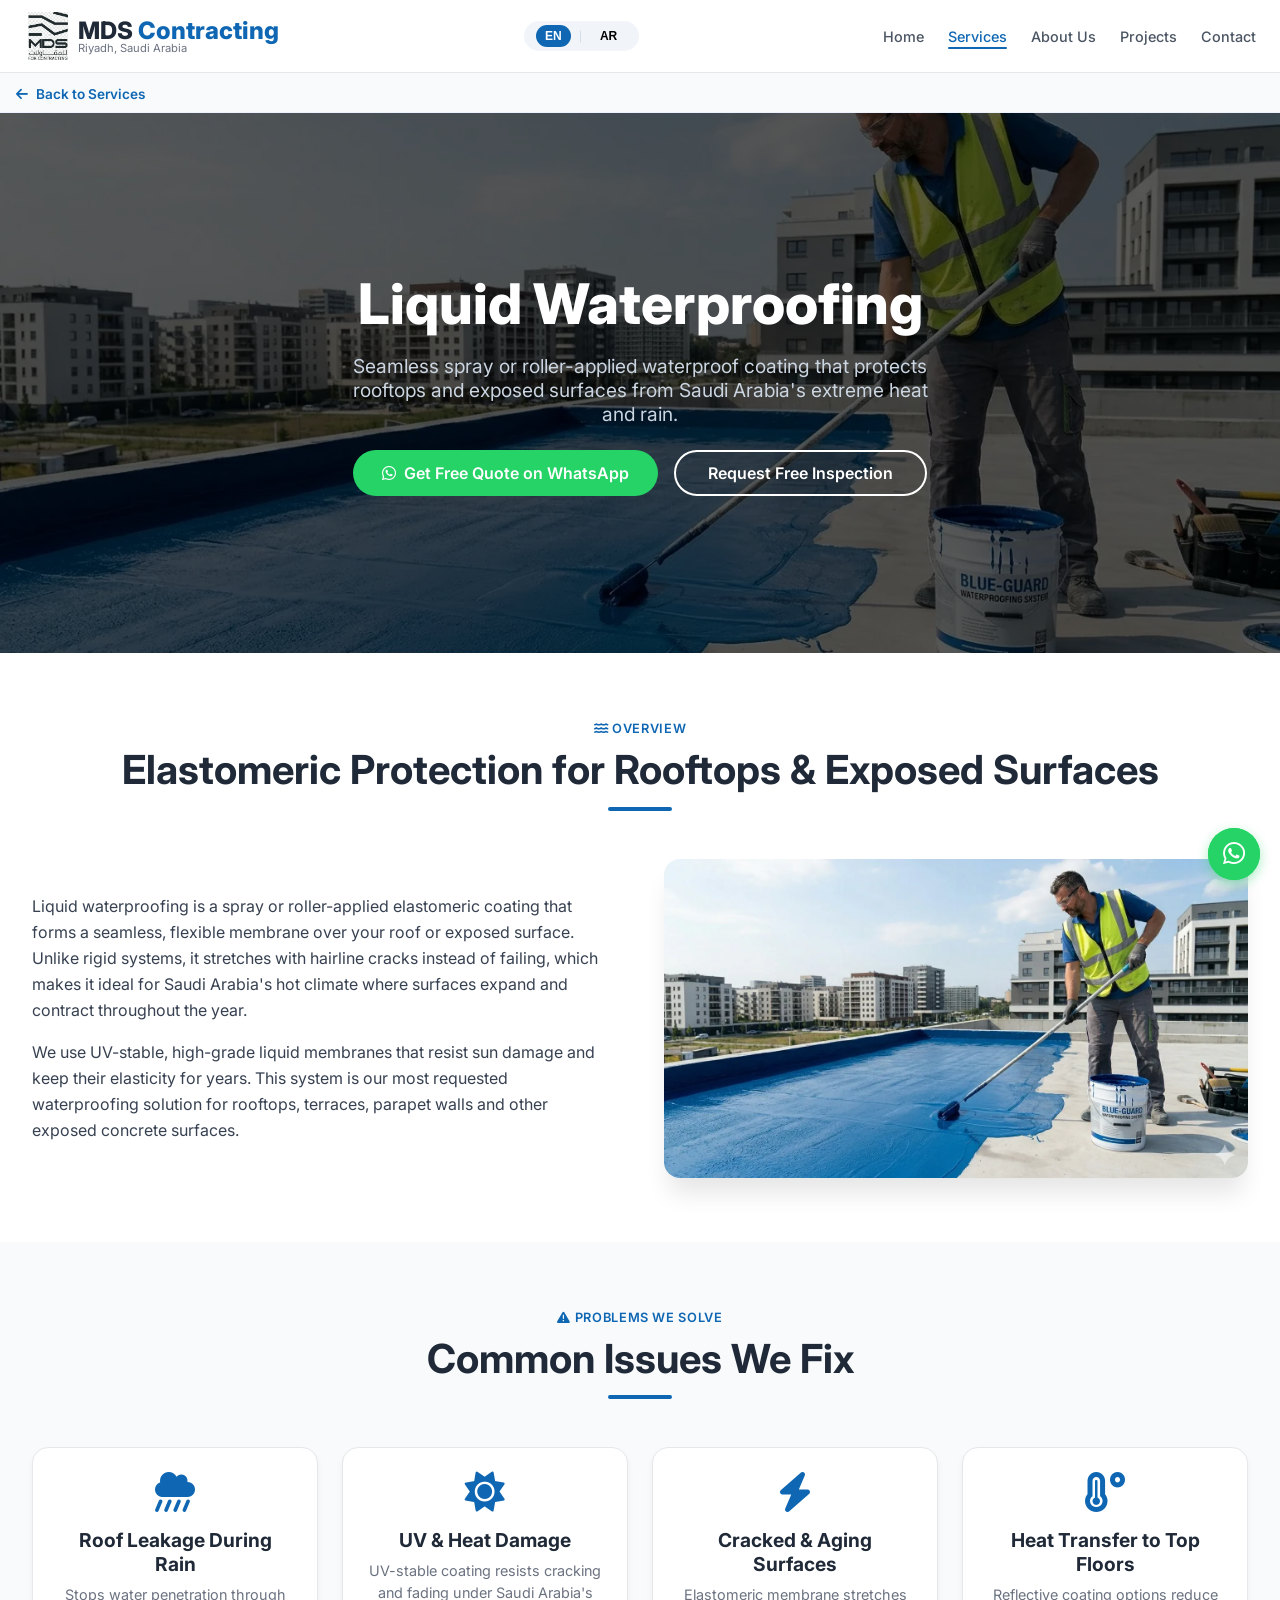
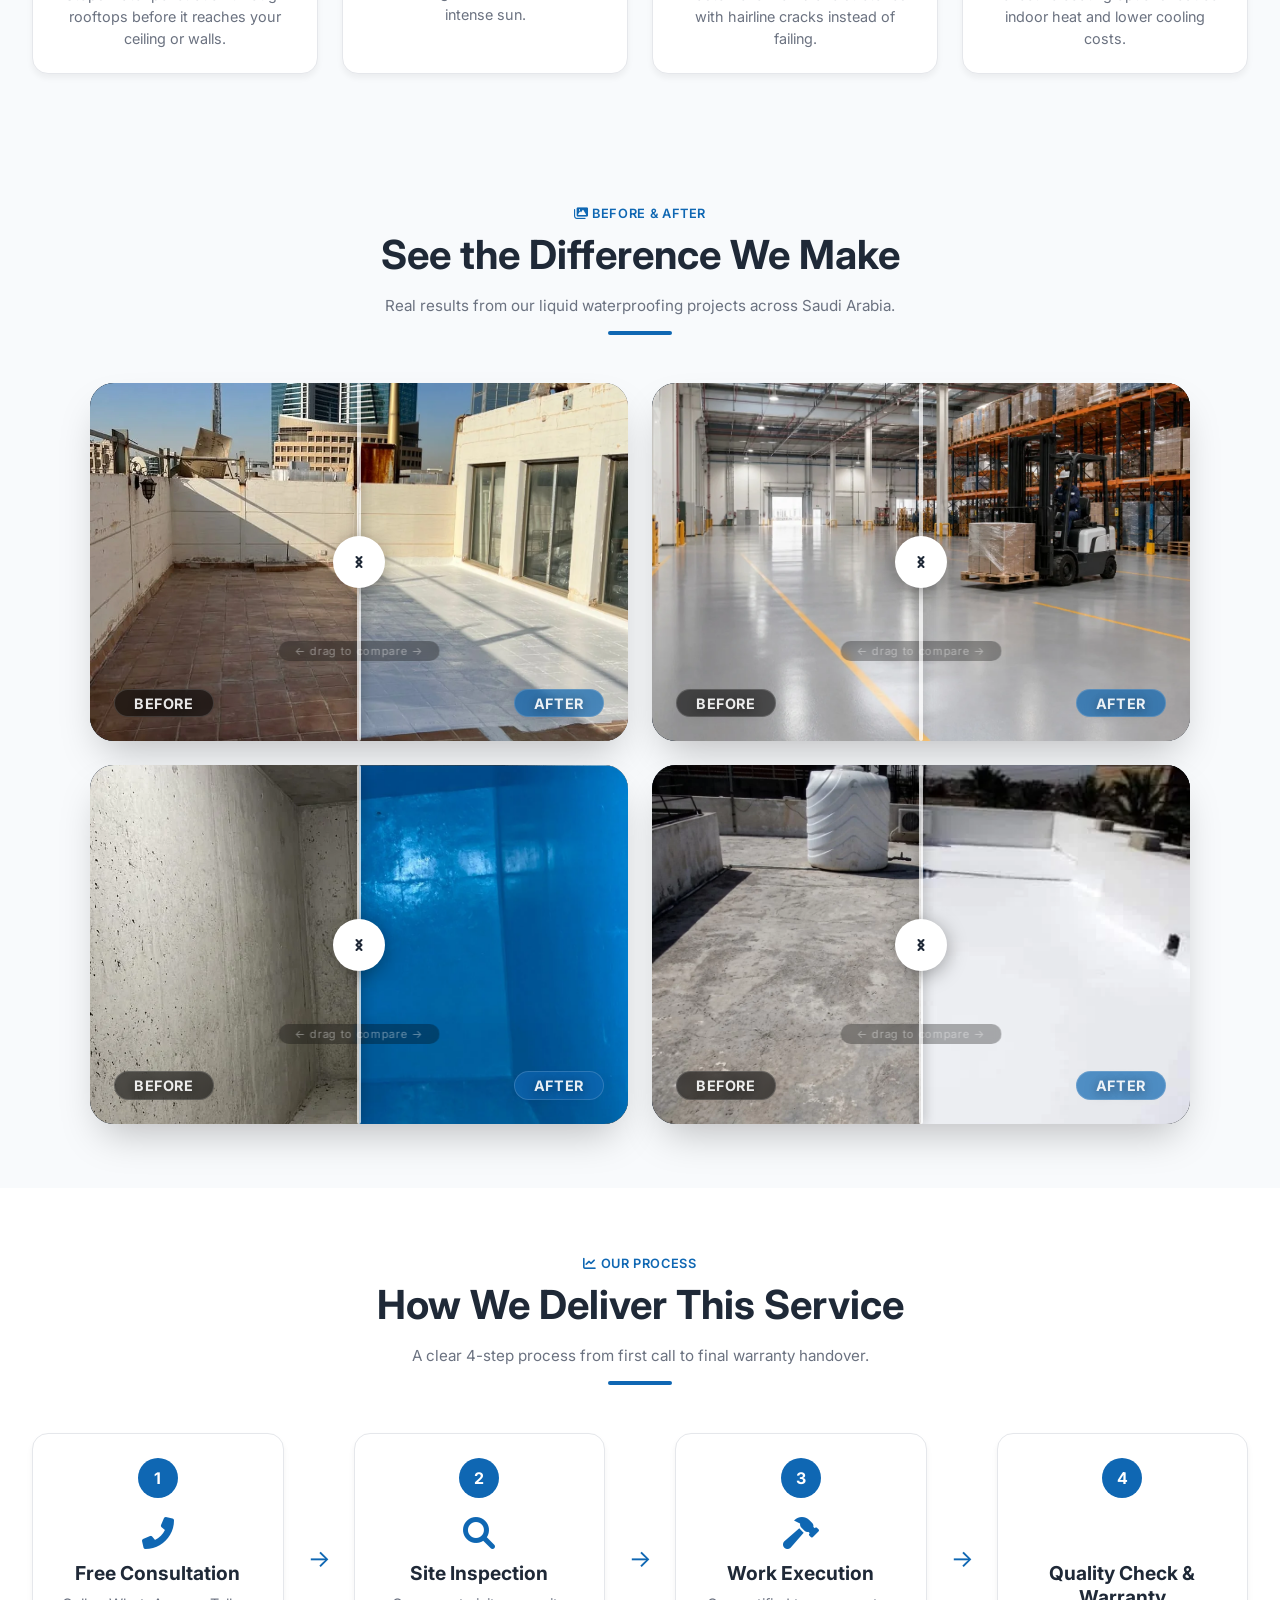
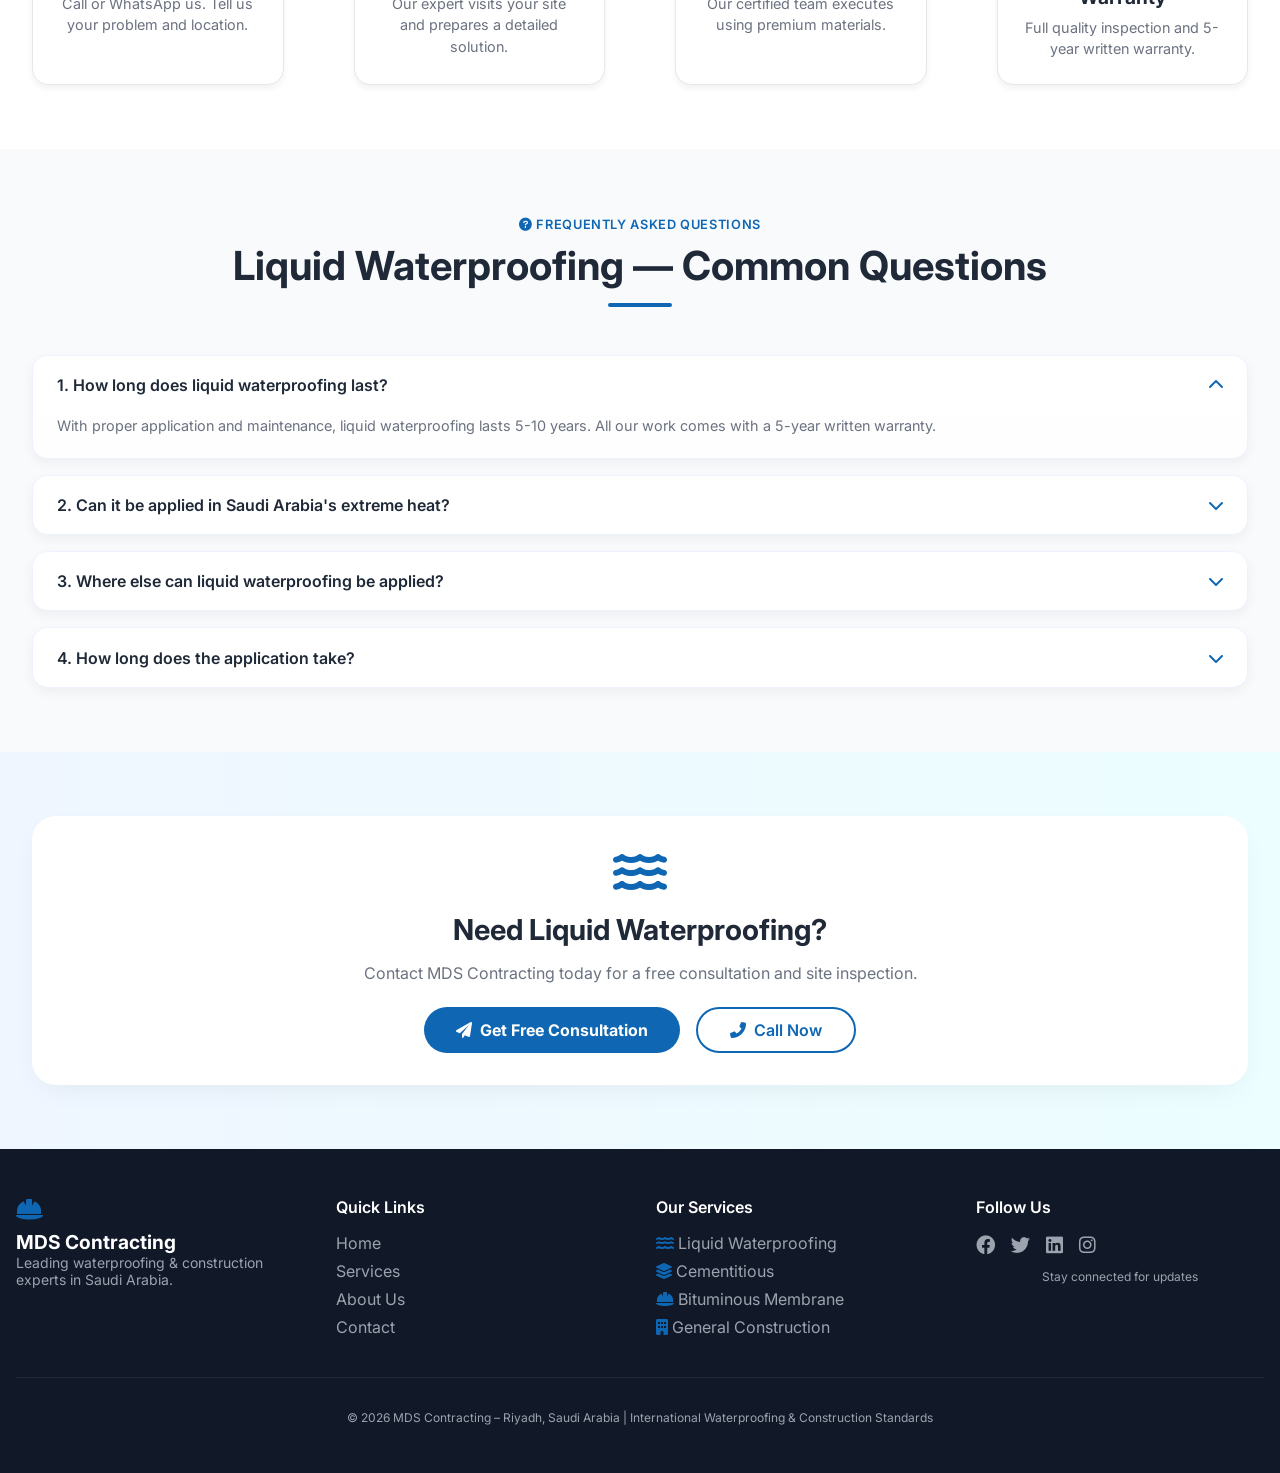
<file: Liquid waterproofing.html>
<!DOCTYPE html>
<html lang="en">
<head>
  <meta charset="UTF-8">
  <meta name="viewport" content="width=device-width, initial-scale=1.0, viewport-fit=cover">
  <title>Liquid Waterproofing Services in Saudi Arabia | MDS Contracting</title>
  <meta name="description" content="Professional liquid waterproofing for roofs, terraces and balconies across Saudi Arabia. Elastomeric, UV-resistant coating with 5-year warranty.">
  <link href="https://fonts.googleapis.com/css2?family=Inter:opsz,wght@14..32,300;400;500;600;700;800&display=swap" rel="stylesheet">
  <link rel="stylesheet" href="https://cdnjs.cloudflare.com/ajax/libs/font-awesome/6.0.0-beta3/css/all.min.css">

  <style>
    * {
      margin: 0;
      padding: 0;
      box-sizing: border-box;
    }
    body {
      font-family: 'Inter', sans-serif;
      background-color: white;
      scroll-behavior: smooth;
    }
    :root {
      --primary: #0f67b3;
      --primary-dark: #0a4e8a;
      --accent: #14b8b6;
      --dark-navy: #0A1628;
      --whatsapp: #25D366;
      --whatsapp-dark: #128C7E;
    }
    .text-primary { color: var(--primary); }

    /* ===== NAVBAR ===== */
    .navbar {
      position: sticky;
      top: 0;
      z-index: 100;
      background-color: white;
      backdrop-filter: blur(12px);
      border-bottom: 1px solid #e5e7eb;
      transition: box-shadow 0.3s ease;
    }
    .navbar.scrolled { box-shadow: 0 4px 20px rgba(0,0,0,0.1); }
    .nav-container {
      max-width: 1280px;
      margin: 0 auto;
      padding: 0.5rem 0.75rem;
      display: flex;
      justify-content: space-between;
      align-items: center;
      gap: 0.5rem;
    }
    .logo-area {
      display: flex;
      align-items: center;
      gap: 0.4rem;
      flex-shrink: 0;
    }
    .logo-img {
      width: 32px;
      height: 32px;
      object-fit: contain;
    }
    .logo-text {
      font-size: 0.9rem;
      font-weight: 800;
      color: #1f2937;
      line-height: 1.1;
    }
    .logo-subtext {
      font-size: 0.5rem;
      color: #6b7280;
      margin-top: -0.1rem;
      line-height: 1;
    }
    .logo-area > div {
      display: flex;
      flex-direction: column;
      line-height: 1.1;
    }
    .lang-center {
      display: flex;
      align-items: center;
      gap: 0.2rem;
      background: #f1f5f9;
      padding: 0.15rem 0.4rem;
      border-radius: 1.5rem;
      flex-shrink: 0;
    }
    .lang-btn-center {
      background: transparent;
      border: none;
      padding: 0.15rem 0.35rem;
      border-radius: 1.2rem;
      cursor: pointer;
      font-size: 0.6rem;
      font-weight: 600;
      transition: all 0.3s;
    }
    .lang-btn-center.active {
      background: var(--primary);
      color: white;
    }
    .lang-divider {
      color: #cbd5e1;
      font-size: 0.6rem;
    }
    .mobile-menu-btn {
      font-size: 1.2rem;
      color: #4b5563;
      cursor: pointer;
      padding: 0.2rem 0.3rem;
      flex-shrink: 0;
    }
    .nav-links {
      display: none;
      gap: 1.5rem;
      align-items: center;
    }
    .nav-link {
      text-decoration: none;
      color: #4b5563;
      font-weight: 500;
      font-size: 0.9rem;
      transition: all 0.2s;
      position: relative;
    }
    .nav-link:hover, .nav-link.active { color: var(--primary); }
    .nav-link.active::after {
      content: '';
      position: absolute;
      bottom: -4px;
      left: 0;
      width: 100%;
      height: 2px;
      background-color: var(--primary);
      border-radius: 4px;
    }
    .mobile-menu {
      display: none;
      flex-direction: column;
      padding: 0.5rem 0.75rem 0.75rem;
      gap: 0.5rem;
    }
    .mobile-menu.show { display: flex; }
    .mobile-nav-link {
      padding: 0.4rem 0.6rem;
      text-decoration: none;
      color: #4b5563;
      border-radius: 0.5rem;
      font-size: 0.85rem;
    }
    .mobile-nav-link.active {
      background-color: #e0f2fe;
      color: var(--primary);
      font-weight: 600;
    }
    @media (min-width: 768px) {
      .nav-links { display: flex; }
      .mobile-menu-btn { display: none; }
      .logo-img { width: 48px; height: 48px; }
      .logo-text { font-size: 1.5rem; }
      .logo-subtext { font-size: 0.7rem; }
      .lang-btn-center { font-size: 0.75rem; padding: 0.25rem 0.6rem; }
      .lang-center { padding: 0.25rem 0.75rem; gap: 0.5rem; }
      .nav-container { padding: 0.75rem 1.5rem; }
    }
    @media (max-width: 480px) {
      .nav-container { padding: 0.7rem 0.75rem; gap: 0.3rem; }
      .logo-img { width: 34px; height: 34px; }
      .logo-text { font-size: 0.8rem; }
      .logo-subtext { font-size: 0.48rem; }
      .lang-center { padding: 0.15rem 0.35rem; }
      .lang-btn-center { font-size: 0.55rem; padding: 0.15rem 0.3rem; }
      .mobile-menu-btn { font-size: 1.3rem; }
    }

    /* ===== SECTION HEADERS ===== */
    .section-header {
      text-align: center;
      margin-bottom: 2rem;
    }
    .section-tag {
      color: var(--primary);
      font-weight: 600;
      text-transform: uppercase;
      letter-spacing: 0.05em;
      font-size: 0.8rem;
      display: inline-block;
    }
    .section-title {
      font-size: 1.6rem;
      font-weight: 700;
      color: #1f2937;
      margin-top: 0.5rem;
      text-align: center;
    }
    .section-divider {
      width: 4rem;
      height: 0.25rem;
      background-color: var(--primary);
      margin: 0.8rem auto 0;
      border-radius: 9999px;
    }
    .section-subtitle {
      color: #6b7280;
      max-width: 42rem;
      margin: 1rem auto 0;
      font-size: 0.95rem;
      line-height: 1.5;
      text-align: center;
    }
    @media (min-width: 768px) {
      .section-title { font-size: 2.5rem; }
      .section-header { margin-bottom: 3rem; }
    }
    @media (max-width: 480px) {
      .section-title { font-size: 1.3rem; }
      .section-subtitle { font-size: 0.8rem; }
    }

    /* ===== HERO ===== */
    .page-hero-section {
      position: relative;
      width: 100%;
      min-height: 60vh;
      display: flex;
      align-items: center;
      justify-content: center;
      text-align: center;
      padding: 6rem 1rem;
      overflow: hidden;
    }
    .hero-bg-image {
      position: absolute;
      top: 0;
      left: 0;
      width: 100%;
      height: 100%;
      object-fit: cover;
      z-index: 0;
    }
    .page-hero-overlay {
      position: absolute;
      inset: 0;
      background: rgba(0,0,0,0.65);
      z-index: 1;
    }
    .page-hero-content {
      position: relative;
      z-index: 2;
      max-width: 800px;
      margin: 0 auto;
      text-align: center;
    }
    .page-hero-title {
      font-size: 2.5rem;
      font-weight: 800;
      color: white;
      margin-bottom: 1rem;
      text-align: center;
    }
    .page-hero-subtitle {
      font-size: 1.1rem;
      color: #cbd5e1;
      max-width: 600px;
      margin: 0 auto;
      text-align: center;
    }
    @media (min-width: 768px) {
      .page-hero-title { font-size: 3.5rem; }
      .page-hero-subtitle { font-size: 1.2rem; }
    }
    @media (max-width: 480px) {
      .page-hero-section { min-height: 35vh; padding: 3rem 1rem; }
      .page-hero-title { font-size: 1.8rem; }
      .page-hero-subtitle { font-size: 0.85rem; }
    }

    /* ===== BUTTONS ===== */
    .hero-buttons {
      margin-top: 2rem;
      display: flex;
      flex-wrap: wrap;
      gap: 1rem;
      justify-content: center;
    }
    .btn-primary {
      background-color: var(--primary);
      color: white;
      padding: 0.75rem 2rem;
      border-radius: 9999px;
      font-weight: bold;
      font-size: 1rem;
      display: inline-flex;
      align-items: center;
      gap: 0.5rem;
      text-decoration: none;
      transition: all 0.3s ease;
      border: none;
      cursor: pointer;
    }
    .btn-primary:hover {
      background-color: var(--primary-dark);
      transform: translateY(-3px);
    }
    .btn-outline-white {
      background: transparent;
      border: 2px solid white;
      color: white;
      padding: 0.7rem 2rem;
      border-radius: 9999px;
      font-weight: 600;
      text-decoration: none;
      display: inline-flex;
      align-items: center;
      gap: 0.5rem;
      transition: all 0.3s ease;
    }
    .btn-outline-white:hover { background: rgba(255,255,255,0.1); }
    .btn-whatsapp {
      background-color: var(--whatsapp);
      color: white;
      padding: 0.8rem 1.8rem;
      border-radius: 2rem;
      text-decoration: none;
      font-weight: 600;
      display: inline-flex;
      align-items: center;
      gap: 0.5rem;
      transition: all 0.3s ease;
    }
    .btn-whatsapp:hover {
      background-color: var(--whatsapp-dark);
      transform: translateY(-2px);
    }
    .btn-outline {
      border: 2px solid var(--primary);
      color: var(--primary);
      background: transparent;
      padding: 0.7rem 2rem;
      border-radius: 9999px;
      font-weight: 600;
      text-decoration: none;
      display: inline-flex;
      align-items: center;
      gap: 0.5rem;
      transition: all 0.3s ease;
    }
    .btn-outline:hover { background: var(--primary); color: white; }

    @media (max-width: 480px) {
      .hero-buttons { margin-top: 1.2rem; gap: 0.6rem; }
      .btn-primary, .btn-outline, .btn-whatsapp, .btn-outline-white {
        padding: 0.5rem 1.2rem;
        font-size: 0.8rem;
      }
    }
    @media (max-width: 360px) {
      .btn-primary, .btn-outline, .btn-whatsapp, .btn-outline-white {
        padding: 0.4rem 1rem;
        font-size: 0.7rem;
      }
    }

    /* ===== BACK TO SERVICES ===== */
    .back-to-services-bar {
      background: #f8fafc;
      border-bottom: 1px solid #eef2ff;
      padding: 0.6rem 1rem;
    }
    .back-to-services-btn {
      display: inline-flex;
      align-items: center;
      gap: 0.5rem;
      color: var(--primary);
      font-weight: 600;
      font-size: 0.85rem;
      text-decoration: none;
      max-width: 1280px;
      margin: 0 auto;
    }
    .back-to-services-btn:hover { text-decoration: underline; }
    @media (max-width: 480px) {
      .back-to-services-bar { padding: 0.5rem 0.75rem; }
      .back-to-services-btn { font-size: 0.75rem; }
    }

    @media (max-width: 480px) {
      .cta-section { padding: 1rem; border-radius: 1rem; }
      .cta-section h2 { font-size: 1.2rem !important; }
      .cta-section p { font-size: 0.8rem !important; margin: 0.5rem auto !important; }
      .cta-section > i { font-size: 2rem !important; margin-bottom: 0.5rem !important; }
      .cta-section .hero-buttons { margin-top: 0.8rem !important; gap: 0.5rem; justify-content: center; }
      .cta-section .btn-primary, .cta-section .btn-outline {
        padding: 0.5rem 1.2rem !important;
        font-size: 0.8rem !important;
      }
    }
    @media (max-width: 360px) {
      .cta-section .btn-primary, .cta-section .btn-outline {
        padding: 0.4rem 1rem !important;
        font-size: 0.7rem !important;
      }
    }

    /* ===== CONTAINER / SECTIONS ===== */
    .container {
      max-width: 1280px;
      margin: 0 auto;
      padding: 0 1rem;
    }
    .section-white { padding: 4rem 1rem; background: white; }
    .section-gradient { padding: 4rem 1rem; background: linear-gradient(to right, #eff6ff, #ecfeff); }
    .section-why-choose { background: #f8fafc; padding: 4rem 1rem; }
    .section-projects { padding: 4rem 1rem; background: #f8fafc; }
    .section-how-we-work { padding: 4rem 1rem; background: white; }
    .faq-section { background: #f8fafc; padding: 4rem 1rem; }

    .two-column {
      display: grid;
      gap: 2rem;
      align-items: center;
    }
    @media (min-width: 768px) {
      .two-column { grid-template-columns: repeat(2, 1fr); gap: 3rem; }
    }
    .story-text {
      color: #374151;
      font-size: 1rem;
      line-height: 1.625;
      text-align: left;
    }
    .mt-4 { margin-top: 1rem; }

    /* ===== FEATURES ===== */
    .features-grid {
      display: grid;
      gap: 1.5rem;
    }
    .feature-card {
      background: white;
      padding: 1.5rem;
      border-radius: 1rem;
      text-align: center;
      transition: all 0.3s ease;
      box-shadow: 0 4px 6px rgba(0,0,0,0.05);
      border: 1px solid #e5e7eb;
    }
    .feature-card:hover {
      transform: translateY(-8px);
      box-shadow: 0 20px 30px -12px rgba(15,103,179,0.25);
      border: 1px solid var(--primary);
    }
    .feature-icon { font-size: 2.5rem; color: var(--primary); margin-bottom: 1rem; }
    .feature-title { font-size: 1.2rem; font-weight: 700; margin-bottom: 0.5rem; color: #1f2937; text-align: center; }
    .feature-text { color: #6b7280; font-size: 0.9rem; line-height: 1.5; text-align: center; }
    @media (min-width: 768px) { .features-grid { grid-template-columns: repeat(2, 1fr); } }
    @media (min-width: 1024px) { .features-grid { grid-template-columns: repeat(4, 1fr); } }

    /* ===== PROCESS ===== */
    .process-timeline { display: flex; flex-direction: column; gap: 1.5rem; }
    .process-step {
      background: white;
      padding: 1.5rem;
      border-radius: 1rem;
      text-align: center;
      box-shadow: 0 4px 6px rgba(0,0,0,0.05);
      border: 1px solid #e5e7eb;
      transition: all 0.3s ease;
    }
    .process-step:hover {
      transform: translateY(-8px);
      box-shadow: 0 20px 30px -12px rgba(15,103,179,0.25);
      border: 1px solid var(--primary);
    }
    .process-number {
      width: 40px;
      height: 40px;
      background: var(--primary);
      color: white;
      border-radius: 50%;
      display: flex;
      align-items: center;
      justify-content: center;
      font-weight: bold;
      margin: 0 auto 1rem;
    }
    .process-icon { font-size: 2rem; color: var(--primary); margin-bottom: 0.5rem; }
    .process-title { font-size: 1.2rem; font-weight: 700; margin-bottom: 0.5rem; color: #1f2937; text-align: center; }
    .process-text { color: #6b7280; font-size: 0.9rem; line-height: 1.5; text-align: center; }
    .process-connector { display: none; }
    @media (min-width: 768px) {
      .process-timeline { flex-direction: row; }
      .process-step { flex: 1; }
      .process-connector { display: flex; align-items: center; color: var(--primary); font-size: 1.5rem; }
      .process-connector::before { content: '→'; }
    }

    /* ===== FAQ ===== */
    .faq-grid { display: grid; gap: 1rem; }
    .faq-item {
      background: white;
      border-radius: 1rem;
      overflow: hidden;
      box-shadow: 0 4px 12px rgba(0,0,0,0.05);
      border: 1px solid #eef2ff;
      transition: all 0.3s ease;
    }
    .faq-item:hover { border-color: var(--primary); }
    .faq-question {
      padding: 1.2rem 1.5rem;
      cursor: pointer;
      display: flex;
      justify-content: space-between;
      align-items: center;
      font-weight: 600;
      color: #1f2937;
      transition: all 0.3s;
      background: white;
    }
    .faq-question:hover { color: var(--primary); background: #f8fafc; }
    .faq-question span { flex: 1; padding-right: 1rem; text-align: left; }
    .faq-question i { transition: transform 0.3s ease; color: var(--primary); }
    .faq-item.active .faq-question i { transform: rotate(180deg); }
    .faq-answer {
      padding: 0 1.5rem;
      max-height: 0;
      overflow: hidden;
      transition: max-height 0.4s ease-out, padding 0.3s ease;
      color: #6b7280;
      line-height: 1.7;
      font-size: 0.9rem;
      background: #fefefe;
      text-align: left;
    }
    .faq-item.active .faq-answer {
      padding: 0 1.5rem 1.2rem;
      max-height: 500px;
    }

    /* ===== CTA ===== */
    .cta-section {
      text-align: center;
      padding: 2rem;
      background: white;
      border-radius: 1.5rem;
      box-shadow: 0 10px 30px -10px rgba(0,0,0,0.08);
    }

    /* ===== FOOTER ===== */
    .footer { background-color: #111827; color: #9ca3af; padding: 3rem 1rem; }
    .footer-container { max-width: 1280px; margin: 0 auto; display: grid; gap: 2rem; }
    .footer-icon { font-size: 1.5rem; color: var(--primary); }
    .footer-title { color: white; font-weight: 700; font-size: 1.2rem; margin-top: 0.5rem; }
    .footer-text { font-size: 0.875rem; }
    .footer-heading { color: white; font-weight: 600; margin-bottom: 1rem; }
    .footer-links { list-style: none; }
    .footer-links li { margin-bottom: 0.5rem; }
    .footer-links a { color: #9ca3af; text-decoration: none; transition: color 0.2s; }
    .footer-links a:hover { color: var(--primary); }
    .social-icons { display: flex; gap: 1rem; font-size: 1.2rem; }
    .social-icons a { color: #9ca3af; transition: color 0.2s; }
    .social-icons a:hover { color: var(--primary); }
    .follow-text { font-size: 0.75rem; margin-top: 0.75rem; text-align: center; }
    .footer-bottom {
      border-top: 1px solid #1f2937;
      margin-top: 2rem;
      padding-top: 2rem;
      text-align: center;
      font-size: 0.75rem;
    }
    @media (min-width: 768px) { .footer-container { grid-template-columns: repeat(4, 1fr); } }
    @media (max-width: 480px) {
      .footer { padding: 1.5rem 0.8rem; }
      .footer-container { gap: 1.2rem; }
      .footer-title { font-size: 0.9rem; text-align: center; }
      .footer-text { font-size: 0.7rem; text-align: center; }
      .footer-heading { font-size: 0.85rem; text-align: center; }
      .footer-links li { text-align: center; font-size: 0.7rem; }
      .social-icons { justify-content: center; }
    }

    /* ===== WHATSAPP FLOATING ===== */
    .floating-whatsapp {
      position: fixed;
      bottom: 20px;
      right: 20px;
      background-color: var(--whatsapp);
      width: 52px;
      height: 52px;
      border-radius: 50%;
      display: flex;
      align-items: center;
      justify-content: center;
      color: white;
      font-size: 1.6rem;
      z-index: 9999;
      text-decoration: none;
      box-shadow: 0 4px 12px rgba(37, 211, 102, 0.4);
      transition: all 0.3s ease;
    }
    .floating-whatsapp:hover { background-color: var(--whatsapp-dark); transform: scale(1.08); }
    .pulse-ring {
      position: absolute;
      width: 100%;
      height: 100%;
      border-radius: 50%;
      background-color: var(--whatsapp);
      animation: pulse 2s infinite;
      z-index: -1;
    }
    @keyframes pulse {
      0% { transform: scale(1); opacity: 0.8; }
      100% { transform: scale(1.6); opacity: 0; }
    }
    .tooltip {
      position: absolute;
      right: 62px;
      background: #1f2937;
      color: white;
      padding: 0.3rem 0.8rem;
      border-radius: 0.5rem;
      font-size: 0.7rem;
      white-space: nowrap;
      opacity: 0;
      visibility: hidden;
      transition: all 0.2s;
    }
    .floating-whatsapp:hover .tooltip { opacity: 1; visibility: visible; }
    @media (max-width: 480px) {
      .floating-whatsapp { width: 40px; height: 40px; font-size: 1.1rem; bottom: 12px; right: 12px; }
      .tooltip { display: none; }
    }

    /* ===== BEFORE / AFTER SLIDER - NO ZOOM ===== */
        .ba-gallery-grid {
      display: grid;
      grid-template-columns: 1fr;
      gap: 1.5rem;
      max-width: 1100px;
      margin: 0 auto;
    }
    @media (min-width: 768px) {
      .ba-gallery-grid { grid-template-columns: repeat(2, 1fr); }
    }
    .ba-gallery-grid .ba-slider-wrapper {
      max-width: none;
      margin: 0;
    }

    .ba-slider-wrapper {
      max-width: 900px;
      margin: 0 auto 1.5rem;
      border-radius: 1.5rem;
      overflow: hidden;
      box-shadow: 0 20px 40px -12px rgba(0, 0, 0, 0.25);
      background: #0a1628;
      position: relative;
      user-select: none;
      -webkit-user-select: none;
      touch-action: pan-y;
    }

    .ba-slider-container {
      position: relative;
      width: 100%;
      padding-bottom: 66.67%;
      background: #1f2937;
      overflow: hidden;
    }

    .ba-slider-container img {
      position: absolute;
      top: 0;
      left: 0;
      width: 100%;
      height: 100%;
      object-fit: cover;
      display: block;
      pointer-events: none;
      -webkit-user-drag: none;
    }

    .ba-img-before {
      z-index: 1;
    }

    .ba-img-after-wrap {
      position: absolute;
      top: 0;
      left: 0;
      width: 100%;
      height: 100%;
      overflow: hidden;
      z-index: 2;
      transition: none;
      clip-path: inset(0 50% 0 0);
    }
    .ba-img-after-wrap img {
      width: 100%;
      height: 100%;
      left: 0;
    }

    .ba-handle {
      position: absolute;
      top: 0;
      left: 50%;
      width: 4px;
      height: 100%;
      z-index: 5;
      transform: translateX(-50%);
      cursor: ew-resize;
      touch-action: none;
    }
    .ba-handle::before {
      content: '';
      position: absolute;
      top: 0;
      left: 50%;
      width: 4px;
      height: 100%;
      background: rgba(255, 255, 255, 0.7);
      transform: translateX(-50%);
      box-shadow: 0 0 12px rgba(0, 0, 0, 0.4);
      border-radius: 2px;
      transition: background 0.2s;
    }
    .ba-handle:hover::before,
    .ba-handle.active::before {
      background: #ffffff;
      box-shadow: 0 0 20px rgba(15, 103, 179, 0.6);
    }

    .ba-knob {
      position: absolute;
      top: 50%;
      left: 50%;
      transform: translate(-50%, -50%);
      width: 52px;
      height: 52px;
      background: #ffffff;
      border-radius: 50%;
      box-shadow: 0 4px 20px rgba(0, 0, 0, 0.35);
      display: flex;
      flex-direction: column;
      align-items: center;
      justify-content: center;
      transition: transform 0.2s, box-shadow 0.2s;
      border: 2px solid rgba(255, 255, 255, 0.9);
    }
    .ba-handle:hover .ba-knob,
    .ba-handle.active .ba-knob {
      transform: translate(-50%, -50%) scale(1.08);
      box-shadow: 0 6px 28px rgba(15, 103, 179, 0.45);
      border-color: #0f67b3;
    }
    .ba-knob svg {
      width: 20px;
      height: 20px;
      fill: none;
      stroke: #1f2937;
      stroke-width: 2.5;
      stroke-linecap: round;
      stroke-linejoin: round;
    }
    .ba-handle:hover .ba-knob svg path,
    .ba-handle.active .ba-knob svg path {
      stroke: #0f67b3;
    }

    .ba-step-counter {
      font-size: 0.6rem;
      font-weight: 700;
      color: #1f2937;
      background: rgba(255,255,255,0.9);
      padding: 0.05rem 0.4rem;
      border-radius: 0.8rem;
      margin-top: 0.1rem;
      line-height: 1.2;
      letter-spacing: 0.02em;
    }
    .ba-handle:hover .ba-step-counter,
    .ba-handle.active .ba-step-counter {
      color: #0f67b3;
    }

    .ba-labels {
      position: absolute;
      bottom: 1.5rem;
      left: 0;
      right: 0;
      z-index: 6;
      display: flex;
      justify-content: space-between;
      padding: 0 1.5rem;
      pointer-events: none;
      font-weight: 700;
      font-size: 0.9rem;
      letter-spacing: 0.04em;
      text-transform: uppercase;
      color: rgba(255, 255, 255, 0.9);
      text-shadow: 0 2px 12px rgba(0, 0, 0, 0.5);
    }
    .ba-label-before {
      background: rgba(0, 0, 0, 0.55);
      padding: 0.3rem 1.2rem;
      border-radius: 2rem;
      backdrop-filter: blur(4px);
      border: 1px solid rgba(255, 255, 255, 0.15);
    }
    .ba-label-after {
      background: rgba(15, 103, 179, 0.7);
      padding: 0.3rem 1.2rem;
      border-radius: 2rem;
      backdrop-filter: blur(4px);
      border: 1px solid rgba(255, 255, 255, 0.15);
    }

    .ba-drag-hint {
      position: absolute;
      bottom: 5rem;
      left: 50%;
      transform: translateX(-50%);
      z-index: 4;
      color: rgba(255, 255, 255, 0.4);
      font-size: 0.7rem;
      letter-spacing: 0.06em;
      background: rgba(0, 0, 0, 0.3);
      padding: 0.2rem 1rem;
      border-radius: 2rem;
      backdrop-filter: blur(4px);
      white-space: nowrap;
      pointer-events: none;
      opacity: 1;
      transition: opacity 0.6s;
    }
    .ba-drag-hint.hidden { opacity: 0; }

    @media (max-width: 768px) {
      .ba-slider-container { padding-bottom: 75%; }
      .ba-knob { width: 42px; height: 42px; }
      .ba-knob svg { width: 16px; height: 16px; }
      .ba-step-counter { font-size: 0.5rem; }
      .ba-labels { font-size: 0.7rem; padding: 0 0.8rem; bottom: 1rem; }
      .ba-label-before, .ba-label-after { padding: 0.2rem 0.8rem; }
      .ba-drag-hint { font-size: 0.55rem; bottom: 4rem; }
    }
    @media (max-width: 480px) {
      .ba-slider-wrapper { border-radius: 0.8rem; margin-bottom: 1rem; }
      .ba-slider-container { padding-bottom: 80%; }
      .ba-knob { width: 36px; height: 36px; }
      .ba-knob svg { width: 12px; height: 12px; }
      .ba-step-counter { font-size: 0.4rem; padding: 0.02rem 0.3rem; }
      .ba-labels { font-size: 0.55rem; padding: 0 0.5rem; bottom: 0.7rem; }
      .ba-label-before, .ba-label-after { padding: 0.1rem 0.5rem; }
      .ba-drag-hint { font-size: 0.45rem; bottom: 3.2rem; padding: 0.1rem 0.5rem; }
    }

    .slide-left-card {
      opacity: 0;
      transform: translateX(-50px);
      transition: all 0.7s ease-out;
    }
    .slide-left-card.animate-in {
      opacity: 1;
      transform: translateX(0);
    }
    .slide-up-card {
      opacity: 0;
      transform: translateY(50px);
      transition: all 0.7s ease-out;
    }
    .slide-up-card.animate-in {
      opacity: 1;
      transform: translateY(0);
    }
  
    /* ===== IMAGE HOVER ZOOM ===== */
    .img-hover-zoom {
      width: 100%;
      border-radius: 1rem;
      overflow: hidden;
      box-shadow: 0 20px 25px -5px rgba(0,0,0,0.1);
    }
    .img-hover-zoom .zoom-img {
      width: 100%;
      height: 100%;
      display: block;
      object-fit: cover;
      transition: transform 0.5s ease;
    }
    .img-hover-zoom:hover .zoom-img {
      transform: scale(1.08);
    }
</style>
</head>
<body>


  <nav class="navbar" id="navbar">
    <div class="nav-container">
      <div class="logo-area">
        <img src="images/other/mds logo.webp" alt="MDS Logo" class="logo-img" onerror="this.src='https://placehold.co/200x200/0f67b3/white?text=MDS'">
        <div><h1 class="logo-text">MDS <span class="text-primary">Contracting</span></h1><p class="logo-subtext">Riyadh, Saudi Arabia</p></div>
      </div>
      <div class="lang-center">
        <button class="lang-btn-center active" data-lang="en">EN</button>
        <span class="lang-divider">|</span>
        <button class="lang-btn-center" data-lang="ar">AR</button>
      </div>
      <div class="mobile-menu-btn"><i class="fas fa-bars"></i></div>
      <div class="nav-links">
        <a href="index.html" class="nav-link" data-en="Home" data-ar="الرئيسية">Home</a>
        <a href="services.html" class="nav-link active" data-en="Services" data-ar="الخدمات">Services</a>
        <a href="about.html" class="nav-link" data-en="About Us" data-ar="من نحن">About Us</a>
        <a href="projects.html" class="nav-link" data-en="Projects" data-ar="مشاريعنا">Projects</a>
        <a href="contact.html" class="nav-link" data-en="Contact" data-ar="اتصل بنا">Contact</a>
      </div>
    </div>
    <div id="mobile-menu" class="mobile-menu">
      <a href="index.html" class="mobile-nav-link" data-en="Home" data-ar="الرئيسية">Home</a>
      <a href="services.html" class="mobile-nav-link active" data-en="Services" data-ar="الخدمات">Services</a>
      <a href="about.html" class="mobile-nav-link" data-en="About Us" data-ar="من نحن">About Us</a>
      <a href="projects.html" class="nav-link" data-en="Projects" data-ar="مشاريعنا">Projects</a>
      <a href="contact.html" class="mobile-nav-link" data-en="Contact" data-ar="اتصل بنا">Contact</a>
    </div>
  </nav>

  <div class="back-to-services-bar">
    <a href="services.html" class="back-to-services-btn"><i class="fas fa-arrow-left"></i> <span data-en="Back to Services" data-ar="العودة إلى الخدمات">Back to Services</span></a>
  </div>

  <main>
    <section class="page-hero-section">
      <img src="images/other/liquid Waterproofing.webp" alt="Liquid Waterproofing" class="hero-bg-image">
      <div class="page-hero-overlay"></div>
      <div class="page-hero-content">
        <h1 class="page-hero-title"><span data-en="Liquid Waterproofing" data-ar="العزل المائي السائل">Liquid Waterproofing</span></h1>
        <p class="page-hero-subtitle" data-en="Seamless spray or roller-applied waterproof coating that protects rooftops and exposed surfaces from Saudi Arabia's extreme heat and rain." data-ar="طلاء عازل للماء يُطبق بالرش أو الأسطوانة بدون فواصل، يحمي الأسطح المكشوفة من الحرارة الشديدة والأمطار في المملكة العربية السعودية.">Seamless spray or roller-applied waterproof coating that protects rooftops and exposed surfaces from Saudi Arabia's extreme heat and rain.</p>
        <div class="hero-buttons" style="justify-content:center; margin-top:1.5rem;">
          <a href="https://wa.me/9665082247563?text=Hello%2C%20I%20need%20liquid%20waterproofing%20services." class="btn-whatsapp" target="_blank">
            <i class="fab fa-whatsapp"></i>
            <span data-en="Get Free Quote on WhatsApp" data-ar="احصل على عرض أسعار مجاني على واتساب">Get Free Quote on WhatsApp</span>
          </a>
          <a href="contact.html#contactForm" class="btn-outline-white">
            <span data-en="Request Free Inspection" data-ar="اطلب تفتيشًا مجانيًا">Request Free Inspection</span>
          </a>
        </div>
      </div>
    </section>
    <section class="section-white">
      <div class="container">
        <div class="section-header">
          <span class="section-tag"><i class="fas fa-water"></i> <span data-en="OVERVIEW" data-ar="نظرة عامة">OVERVIEW</span></span>
          <h2 class="section-title" data-en="Elastomeric Protection for Rooftops & Exposed Surfaces" data-ar="حماية مرنة للأسطح المكشوفة">Elastomeric Protection for Rooftops & Exposed Surfaces</h2>
          <div class="section-divider"></div>
        </div>
        <div class="two-column">
          <div>
            <p class="story-text" data-en="Liquid waterproofing is a spray or roller-applied elastomeric coating that forms a seamless, flexible membrane over your roof or exposed surface. Unlike rigid systems, it stretches with hairline cracks instead of failing, which makes it ideal for Saudi Arabia's hot climate where surfaces expand and contract throughout the year." data-ar="العزل المائي السائل هو طلاء مرن يُطبق بالرش أو الأسطوانة ويشكل غشاءً متواصلاً بدون فواصل فوق السطح. على عكس الأنظمة الصلبة، فإنه يتمدد مع الشقوق الشعرية بدلاً من أن يتلف، مما يجعله مثاليًا لمناخ المملكة العربية السعودية الحار.">Liquid waterproofing is a spray or roller-applied elastomeric coating that forms a seamless, flexible membrane over your roof or exposed surface. Unlike rigid systems, it stretches with hairline cracks instead of failing, which makes it ideal for Saudi Arabia's hot climate where surfaces expand and contract throughout the year.</p>
            <p class="story-text mt-4" data-en="We use UV-stable, high-grade liquid membranes that resist sun damage and keep their elasticity for years. This system is our most requested waterproofing solution for rooftops, terraces, parapet walls and other exposed concrete surfaces." data-ar="نستخدم أغشية سائلة عالية الجودة ومقاومة للأشعة فوق البنفسجية تحافظ على مرونتها لسنوات. هذا النظام هو الحل الأكثر طلبًا لدينا للأسطح والتراسات والجدران الاستنادية.">We use UV-stable, high-grade liquid membranes that resist sun damage and keep their elasticity for years. This system is our most requested waterproofing solution for rooftops, terraces, parapet walls and other exposed concrete surfaces.</p>
          </div>
          <div class="img-hover-zoom">
            <img src="images/other/liquid Waterproofing.webp" alt="Liquid Waterproofing" class="zoom-img">
          </div>
        </div>
      </div>
    </section>
    <section class="section-why-choose">
      <div class="container">
        <div class="section-header">
          <span class="section-tag"><i class="fas fa-exclamation-triangle"></i> <span data-en="PROBLEMS WE SOLVE" data-ar="المشاكل التي نحلها">PROBLEMS WE SOLVE</span></span>
          <h2 class="section-title" data-en="Common Issues We Fix" data-ar="المشاكل الشائعة التي نصلحها">Common Issues We Fix</h2>
          <div class="section-divider"></div>
        </div>
        <div class="features-grid">
          <div class="feature-card slide-left-card"><i class="fas fa-cloud-showers-heavy feature-icon"></i><h3 class="feature-title" data-en="Roof Leakage During Rain" data-ar="تسرب السقف أثناء المطر">Roof Leakage During Rain</h3><p class="feature-text" data-en="Stops water penetration through rooftops before it reaches your ceiling or walls." data-ar="يمنع تسرب المياه عبر الأسطح.">Stops water penetration through rooftops before it reaches your ceiling or walls.</p></div>
          <div class="feature-card slide-left-card"><i class="fas fa-sun feature-icon"></i><h3 class="feature-title" data-en="UV & Heat Damage" data-ar="أضرار الحرارة والأشعة فوق البنفسجية">UV & Heat Damage</h3><p class="feature-text" data-en="UV-stable coating resists cracking and fading under Saudi Arabia's intense sun." data-ar="طلاء مقاوم للأشعة فوق البنفسجية يقاوم التشقق.">UV-stable coating resists cracking and fading under Saudi Arabia's intense sun.</p></div>
          <div class="feature-card slide-left-card"><i class="fas fa-bolt feature-icon"></i><h3 class="feature-title" data-en="Cracked & Aging Surfaces" data-ar="أسطح متشققة وقديمة">Cracked & Aging Surfaces</h3><p class="feature-text" data-en="Elastomeric membrane stretches with hairline cracks instead of failing." data-ar="الغشاء المرن يتمدد مع الشقوق الشعرية.">Elastomeric membrane stretches with hairline cracks instead of failing.</p></div>
          <div class="feature-card slide-left-card"><i class="fas fa-temperature-high feature-icon"></i><h3 class="feature-title" data-en="Heat Transfer to Top Floors" data-ar="انتقال الحرارة إلى الطوابق العلوية">Heat Transfer to Top Floors</h3><p class="feature-text" data-en="Reflective coating options reduce indoor heat and lower cooling costs." data-ar="خيارات الطلاء العاكس تقلل الحرارة الداخلية.">Reflective coating options reduce indoor heat and lower cooling costs.</p></div>
        </div>
      </div>
    </section>
    
    <!-- ==================== BEFORE / AFTER SLIDER (REPLACED GRID) ==================== -->
    <section class="section-projects">
      <div class="container">
        <div class="section-header">
          <span class="section-tag"><i class="fas fa-images"></i> <span data-en="BEFORE & AFTER" data-ar="قبل وبعد">BEFORE & AFTER</span></span>
          <h2 class="section-title" data-en="See the Difference We Make" data-ar="شاهد الفرق الذي نصنعه">See the Difference We Make</h2>
          <p class="section-subtitle" data-en="Real results from our liquid waterproofing projects across Saudi Arabia." data-ar="نتائج حقيقية من مشاريع العزل المائي السائل في جميع أنحاء المملكة العربية السعودية.">Real results from our liquid waterproofing projects across Saudi Arabia.</p>
          <div class="section-divider"></div>
        </div>

        <!-- BA SLIDER -->
        <div class="ba-gallery-grid">
                <div class="ba-slider-wrapper" dir="ltr">
                    <div class="ba-slider-container">
                        <img class="ba-img-before" src="images/before/liquid waterproofing project 01 before.webp" alt="Before 1" />
                        <div class="ba-img-after-wrap">
                            <img src="images/after/Liquid Waterproofing project 01 after.webp" alt="After 1" />
                        </div>
                        <div class="ba-handle">
                            <div class="ba-knob">
                                <svg viewBox="0 0 24 24">
                                    <path d="M9 6L15 12L9 18" />
                                    <path d="M15 6L9 12L15 18" />
                                </svg>
                            </div>
                        </div>
                        <div class="ba-labels">
                            <span class="ba-label-before">Before</span>
                            <span class="ba-label-after">After</span>
                        </div>
                        <div class="ba-drag-hint">← drag to compare →</div>
                    </div>
                </div>
                <div class="ba-slider-wrapper" dir="ltr">
                    <div class="ba-slider-container">
                        <img class="ba-img-before" src="images/before/liquid waterproofing project 02 before.webp" alt="Before 2" />
                        <div class="ba-img-after-wrap">
                            <img src="images/after/liquid waterproofing project 02 after.webp" alt="After 2" />
                        </div>
                        <div class="ba-handle">
                            <div class="ba-knob">
                                <svg viewBox="0 0 24 24">
                                    <path d="M9 6L15 12L9 18" />
                                    <path d="M15 6L9 12L15 18" />
                                </svg>
                            </div>
                        </div>
                        <div class="ba-labels">
                            <span class="ba-label-before">Before</span>
                            <span class="ba-label-after">After</span>
                        </div>
                        <div class="ba-drag-hint">← drag to compare →</div>
                    </div>
                </div>
                <div class="ba-slider-wrapper" dir="ltr">
                    <div class="ba-slider-container">
                        <img class="ba-img-before" src="images/before/Liquid Waterproofing project 03 before.webp" alt="Before 3" />
                        <div class="ba-img-after-wrap">
                            <img src="images/after/Liquid waterproofing project 03 after.webp" alt="After 3" />
                        </div>
                        <div class="ba-handle">
                            <div class="ba-knob">
                                <svg viewBox="0 0 24 24">
                                    <path d="M9 6L15 12L9 18" />
                                    <path d="M15 6L9 12L15 18" />
                                </svg>
                            </div>
                        </div>
                        <div class="ba-labels">
                            <span class="ba-label-before">Before</span>
                            <span class="ba-label-after">After</span>
                        </div>
                        <div class="ba-drag-hint">← drag to compare →</div>
                    </div>
                </div>
                <div class="ba-slider-wrapper" dir="ltr">
                    <div class="ba-slider-container">
                        <img class="ba-img-before" src="images/before/Liquid Waterproofing project 04 before.webp" alt="Before 4" />
                        <div class="ba-img-after-wrap">
                            <img src="images/after/Liquid Waterpoofing project 04 after.webp" alt="After 4" />
                        </div>
                        <div class="ba-handle">
                            <div class="ba-knob">
                                <svg viewBox="0 0 24 24">
                                    <path d="M9 6L15 12L9 18" />
                                    <path d="M15 6L9 12L15 18" />
                                </svg>
                            </div>
                        </div>
                        <div class="ba-labels">
                            <span class="ba-label-before">Before</span>
                            <span class="ba-label-after">After</span>
                        </div>
                        <div class="ba-drag-hint">← drag to compare →</div>
                    </div>
                </div>
                </div>
        <!-- END BA SLIDER -->

      </div>
    </section>

    <section class="section-how-we-work">
      <div class="container">
        <div class="section-header">
          <span class="section-tag"><i class="fas fa-chart-line"></i> <span data-en="OUR PROCESS" data-ar="عمليتنا">OUR PROCESS</span></span>
          <h2 class="section-title" data-en="How We Deliver This Service" data-ar="كيف نقدم هذه الخدمة">How We Deliver This Service</h2>
          <p class="section-subtitle" data-en="A clear 4-step process from first call to final warranty handover." data-ar="عملية واضحة من 4 خطوات من أول اتصال إلى تسليم الضمان النهائي.">A clear 4-step process from first call to final warranty handover.</p>
          <div class="section-divider"></div>
        </div>
        <div class="process-timeline">
          <div class="process-step slide-up-card"><div class="process-number">1</div><div class="process-icon"><i class="fas fa-phone-alt"></i></div><h3 class="process-title" data-en="Free Consultation" data-ar="استشارة مجانية">Free Consultation</h3><p class="process-text" data-en="Call or WhatsApp us. Tell us your problem and location." data-ar="اتصل بنا أو واتساب. أخبرنا بمشكلتك وموقعك.">Call or WhatsApp us. Tell us your problem and location.</p></div>
          <div class="process-connector"></div>
          <div class="process-step slide-up-card"><div class="process-number">2</div><div class="process-icon"><i class="fas fa-search"></i></div><h3 class="process-title" data-en="Site Inspection" data-ar="تفتيش الموقع">Site Inspection</h3><p class="process-text" data-en="Our expert visits your site and prepares a detailed solution." data-ar="خبيرنا يزور موقعك ويعد حلاً مفصلاً.">Our expert visits your site and prepares a detailed solution.</p></div>
          <div class="process-connector"></div>
          <div class="process-step slide-up-card"><div class="process-number">3</div><div class="process-icon"><i class="fas fa-hammer"></i></div><h3 class="process-title" data-en="Work Execution" data-ar="تنفيذ العمل">Work Execution</h3><p class="process-text" data-en="Our certified team executes using premium materials." data-ar="فريقنا المعتمد ينفذ باستخدام مواد متميزة.">Our certified team executes using premium materials.</p></div>
          <div class="process-connector"></div>
          <div class="process-step slide-up-card"><div class="process-number">4</div><div class="process-icon"><i class="fas fa-shield-check"></i></div><h3 class="process-title" data-en="Quality Check & Warranty" data-ar="فحص الجودة والضمان">Quality Check & Warranty</h3><p class="process-text" data-en="Full quality inspection and 5-year written warranty." data-ar="فحص جودة كامل وضمان كتابي لمدة 5 سنوات.">Full quality inspection and 5-year written warranty.</p></div>
        </div>
      </div>
    </section>
    <section class="faq-section">
      <div class="container">
        <div class="section-header">
          <span class="section-tag"><i class="fas fa-question-circle"></i> <span data-en="FREQUENTLY ASKED QUESTIONS" data-ar="الأسئلة الشائعة">FREQUENTLY ASKED QUESTIONS</span></span>
          <h2 class="section-title" data-en="Liquid Waterproofing — Common Questions" data-ar="العزل المائي السائل - أسئلة شائعة">Liquid Waterproofing — Common Questions</h2>
          <div class="section-divider"></div>
        </div>
        <div class="faq-grid">
          <div class="faq-item"><div class="faq-question"><span data-en="1. How long does liquid waterproofing last?" data-ar="1. كم يدوم العزل المائي السائل؟">1. How long does liquid waterproofing last?</span><i class="fas fa-chevron-down"></i></div><div class="faq-answer" data-en="With proper application and maintenance, liquid waterproofing lasts 5-10 years. All our work comes with a 5-year written warranty." data-ar="يتم تطبيقه بالرش أو الأسطوانة على شكل طبقة سائلة تتصلب لتكوين غشاء مرن وخالٍ من الفواصل يمنع تسرب الماء بالكامل.">With proper application and maintenance, liquid waterproofing lasts 5-10 years. All our work comes with a 5-year written warranty.</div></div>
          <div class="faq-item"><div class="faq-question"><span data-en="2. Can it be applied in Saudi Arabia's extreme heat?" data-ar="2. هل يمكن تطبيقه في الحرارة الشديدة؟">2. Can it be applied in Saudi Arabia's extreme heat?</span><i class="fas fa-chevron-down"></i></div><div class="faq-answer" data-en="Yes, we use heat-tolerant liquid membranes specifically formulated for application in high temperatures without compromising quality." data-ar="نعم، مرونته العالية تجعله مثاليًا للأسطح غير المنتظمة والزوايا والتفاصيل المعمارية الدقيقة التي يصعب تغطيتها بالأنظمة الأخرى.">Yes, we use heat-tolerant liquid membranes specifically formulated for application in high temperatures without compromising quality.</div></div>
          <div class="faq-item"><div class="faq-question"><span data-en="3. Where else can liquid waterproofing be applied?" data-ar="3. أين يمكن تطبيقه أيضًا؟">3. Where else can liquid waterproofing be applied?</span><i class="fas fa-chevron-down"></i></div><div class="faq-answer" data-en="Besides rooftops, it works well on terraces, balconies, parapet walls, and other exposed concrete surfaces." data-ar="يجف عادة خلال 24 ساعة بين الطبقات، ويكتمل التصلب الكامل خلال 3 إلى 5 أيام حسب الظروف الجوية.">Besides rooftops, it works well on terraces, balconies, parapet walls, and other exposed concrete surfaces.</div></div>
          <div class="faq-item"><div class="faq-question"><span data-en="4. How long does the application take?" data-ar="4. كم يستغرق التطبيق؟">4. How long does the application take?</span><i class="fas fa-chevron-down"></i></div><div class="faq-answer" data-en="An average rooftop of 100-150 sqm typically takes 1-2 days to complete, not including surface preparation and curing time." data-ar="نعم، يأتي مع ضمان كتابي لمدة 5 سنوات يغطي أي تسرب أو تلف ناتج عن ظروف التطبيق.">An average rooftop of 100-150 sqm typically takes 1-2 days to complete, not including surface preparation and curing time.</div></div>
        </div>
      </div>
    </section>
    <section class="section-gradient">
      <div class="container">
        <div class="cta-section">
          <i class="fas fa-water" style="font-size: 3rem; color: var(--primary); margin-bottom: 1rem;"></i>
          <h2 style="font-size: 1.8rem; font-weight: 700; color: #1f2937;" data-en="Need Liquid Waterproofing?" data-ar="هل تحتاج العزل المائي السائل؟">Need Liquid Waterproofing?</h2>
          <p style="color: #6b7280; max-width: 600px; margin: 1rem auto;" data-en="Contact MDS Contracting today for a free consultation and site inspection." data-ar="اتصل بشركة MDS Contracting اليوم للحصول على استشارة مجانية وتفتيش الموقع.">Contact MDS Contracting today for a free consultation and site inspection.</p>
          <div class="hero-buttons" style="justify-content: center; margin-top: 1.5rem;">
            <a href="contact.html#contactForm" class="btn-primary"><i class="fas fa-paper-plane"></i> <span data-en="Get Free Consultation" data-ar="احصل على استشارة مجانية">Get Free Consultation</span></a>
            <a href="tel:+966114567890" class="btn-outline" style="border-color: var(--primary); color: var(--primary);"><i class="fas fa-phone-alt"></i> <span data-en="Call Now" data-ar="اتصل الآن">Call Now</span></a>
          </div>
        </div>
      </div>
    </section>
  </main>

  <footer class="footer">
    <div class="footer-container">
      <div><i class="fas fa-hard-hat footer-icon"></i><h3 class="footer-title">MDS Contracting</h3><p class="footer-text" data-en="Leading waterproofing & construction experts in Saudi Arabia." data-ar="خبراء رائدون في العزل المائي والبناء في المملكة العربية السعودية.">Leading waterproofing & construction experts in Saudi Arabia.</p></div>
      <div><h4 class="footer-heading" data-en="Quick Links" data-ar="روابط سريعة">Quick Links</h4><ul class="footer-links"><li><a href="index.html" data-en="Home" data-ar="الرئيسية">Home</a></li><li><a href="services.html" data-en="Services" data-ar="الخدمات">Services</a></li><li><a href="about.html" data-en="About Us" data-ar="من نحن">About Us</a></li><li><a href="contact.html" data-en="Contact" data-ar="اتصل بنا">Contact</a></li></ul></div>
      <div><h4 class="footer-heading" data-en="Our Services" data-ar="خدماتنا">Our Services</h4><ul class="footer-links"><li><i class="fas fa-water text-primary text-xs mr-2"></i> <a href="liquid-waterproofing.html" data-en="Liquid Waterproofing" data-ar="العزل المائي السائل">Liquid Waterproofing</a></li><li><i class="fas fa-layer-group text-primary text-xs mr-2"></i> <a href="cementitious-waterproofing.html" data-en="Cementitious" data-ar="الأسمنتي">Cementitious</a></li><li><i class="fas fa-hard-hat text-primary text-xs mr-2"></i> <a href="bituminous-membrane.html" data-en="Bituminous Membrane" data-ar="الغشاء البيتوميني">Bituminous Membrane</a></li><li><i class="fas fa-building text-primary text-xs mr-2"></i> <a href="general-construction.html" data-en="General Construction" data-ar="البناء العام">General Construction</a></li></ul></div>
      <div><h4 class="footer-heading" data-en="Follow Us" data-ar="تابعونا">Follow Us</h4><div class="social-icons"><a href="#"><i class="fab fa-facebook"></i></a><a href="#"><i class="fab fa-twitter"></i></a><a href="#"><i class="fab fa-linkedin"></i></a><a href="#"><i class="fab fa-instagram"></i></a></div><p class="follow-text" data-en="Stay connected for updates" data-ar="ابق على اتصال للحصول على التحديثات">Stay connected for updates</p></div>
    </div>
    <div class="footer-bottom">© 2026 MDS Contracting – Riyadh, Saudi Arabia | <span data-en="International Waterproofing & Construction Standards" data-ar="معايير العزل المائي والبناء الدولية">International Waterproofing & Construction Standards</span></div>
  </footer>

  <a href="https://wa.me/9665082247563?text=Hello%2C%20I%20need%20waterproofing%20services." class="floating-whatsapp" target="_blank">
    <div class="pulse-ring"></div>
    <i class="fab fa-whatsapp"></i>
    <span class="tooltip" data-en="Chat with us on WhatsApp" data-ar="تحدث معنا على واتساب">Chat with us on WhatsApp</span>
  </a>

  <!-- ============================================================== -->
  <!-- ===== JAVASCRIPT ===== -->
  <!-- ============================================================== -->
  <script>
        // ==============================================================
        // BEFORE / AFTER SLIDERS (multi-instance gallery)
        // ==============================================================
        document.querySelectorAll('.ba-slider-wrapper').forEach(function (wrapper) {
            const container = wrapper.querySelector('.ba-slider-container');
            const afterWrap = wrapper.querySelector('.ba-img-after-wrap');
            const handle = wrapper.querySelector('.ba-handle');
            const hint = wrapper.querySelector('.ba-drag-hint');

            let isDragging = false;
            let currentPos = 50;

            function updateSlider(pos) {
                pos = Math.max(0, Math.min(100, pos));
                currentPos = pos;
                afterWrap.style.clipPath = 'inset(0 0 0 ' + pos + '%)';
                handle.style.left = pos + '%';
            }

            function getPos(e) {
                const rect = container.getBoundingClientRect();
                const clientX = e.touches ? e.touches[0].clientX : e.clientX;
                let x = (clientX - rect.left) / rect.width;
                return x * 100;
            }

            function onStart(e) {
                isDragging = true;
                handle.classList.add('active');
                if (hint) hint.classList.add('hidden');
                document.body.style.userSelect = 'none';
                document.body.style.webkitUserSelect = 'none';
                updateSlider(getPos(e));
                e.preventDefault();
            }

            function onMove(e) {
                if (!isDragging) return;
                updateSlider(getPos(e));
                e.preventDefault();
            }

            function onEnd() {
                if (isDragging) {
                    isDragging = false;
                    handle.classList.remove('active');
                    document.body.style.userSelect = '';
                    document.body.style.webkitUserSelect = '';
                }
            }

            handle.addEventListener('mousedown', onStart);
            document.addEventListener('mousemove', onMove);
            document.addEventListener('mouseup', onEnd);

            handle.addEventListener('touchstart', onStart, { passive: false });
            document.addEventListener('touchmove', onMove, { passive: false });
            document.addEventListener('touchend', onEnd);
            document.addEventListener('touchcancel', onEnd);

            container.addEventListener('click', function (e) {
                if (e.target.closest && e.target.closest('.ba-handle')) return;
                updateSlider(getPos(e));
                if (hint) hint.classList.add('hidden');
            });

            updateSlider(50);

            wrapper._baUpdate = updateSlider;
            wrapper._baGetPos = () => currentPos;
        });

        let baResizeTimer;
        window.addEventListener('resize', function () {
            clearTimeout(baResizeTimer);
            baResizeTimer = setTimeout(() => {
                document.querySelectorAll('.ba-slider-wrapper').forEach(function (w) {
                    if (w._baUpdate) w._baUpdate(w._baGetPos());
                });
            }, 100);
        });

        const baLangObserver = new MutationObserver(function () {
            setTimeout(() => {
                document.querySelectorAll('.ba-slider-wrapper').forEach(function (w) {
                    if (w._baUpdate) w._baUpdate(w._baGetPos());
                });
            }, 50);
        });
        baLangObserver.observe(document.body, { attributes: true, attributeFilter: ['class'] });

        // ==============================================================
        // MOBILE MENU
        // ==============================================================
        const mobileBtn = document.querySelector('.mobile-menu-btn');
        const mobileMenu = document.getElementById('mobile-menu');
        if (mobileBtn && mobileMenu) {
            mobileBtn.addEventListener('click', () => mobileMenu.classList.toggle('show'));
        }
        document.querySelectorAll('.mobile-nav-link').forEach(link => {
            link.addEventListener('click', () => mobileMenu.classList.remove('show'));
        });

        window.addEventListener('scroll', () => {
            const navbar = document.getElementById('navbar');
            if (window.scrollY > 50) navbar.classList.add('scrolled');
            else navbar.classList.remove('scrolled');
        });

        // ==============================================================
        // FAQ ACCORDION
        // ==============================================================
        document.querySelectorAll('.faq-item').forEach(item => {
            const question = item.querySelector('.faq-question');
            question.addEventListener('click', () => {
                const isActive = item.classList.contains('active');
                document.querySelectorAll('.faq-item').forEach(i => i.classList.remove('active'));
                if (!isActive) item.classList.add('active');
            });
        });
        if (document.querySelector('.faq-item')) {
            document.querySelector('.faq-item').classList.add('active');
        }

        // ==============================================================
        // SCROLL ANIMATION
        // ==============================================================
        const observer = new IntersectionObserver((entries) => {
            entries.forEach(entry => {
                if (entry.isIntersecting) {
                    entry.target.classList.add('animate-in');
                    observer.unobserve(entry.target);
                }
            });
        }, { threshold: 0.15 });

        document.querySelectorAll('.slide-left-card, .slide-up-card, .scroll-animate').forEach(el => observer.observe(el));

        function updateLanguage(lang) {
            document.querySelectorAll('[data-en], [data-ar]').forEach(el => {
                if (lang === 'en' && el.hasAttribute('data-en')) {
                    el.innerHTML = el.getAttribute('data-en');
                } else if (lang === 'ar' && el.hasAttribute('data-ar')) {
                    el.innerHTML = el.getAttribute('data-ar');
                }
            });
            document.querySelectorAll('input, textarea, select').forEach(el => {
                if (lang === 'en' && el.hasAttribute('data-en-placeholder')) {
                    el.placeholder = el.getAttribute('data-en-placeholder');
                } else if (lang === 'ar' && el.hasAttribute('data-ar-placeholder')) {
                    el.placeholder = el.getAttribute('data-ar-placeholder');
                }
            });
            if (lang === 'ar') {
                document.body.classList.add('rtl');
                document.body.style.direction = 'rtl';
                document.body.style.textAlign = 'right';
            } else {
                document.body.classList.remove('rtl');
                document.body.style.direction = 'ltr';
                document.body.style.textAlign = 'left';
            }
            localStorage.setItem('preferredLanguage', lang);
            document.querySelectorAll('.lang-btn-center').forEach(btn => {
                if (btn.getAttribute('data-lang') === lang) {
                    btn.classList.add('active');
                } else {
                    btn.classList.remove('active');
                }
            });
            setTimeout(() => updateSlider(currentPos), 100);
        }

        const savedLang = localStorage.getItem('preferredLanguage') || 'en';
        updateLanguage(savedLang);
        document.querySelectorAll('.lang-btn-center').forEach(btn => {
            btn.addEventListener('click', () => updateLanguage(btn.getAttribute('data-lang')));
        });
    </script>
</body>
</html>
</file>
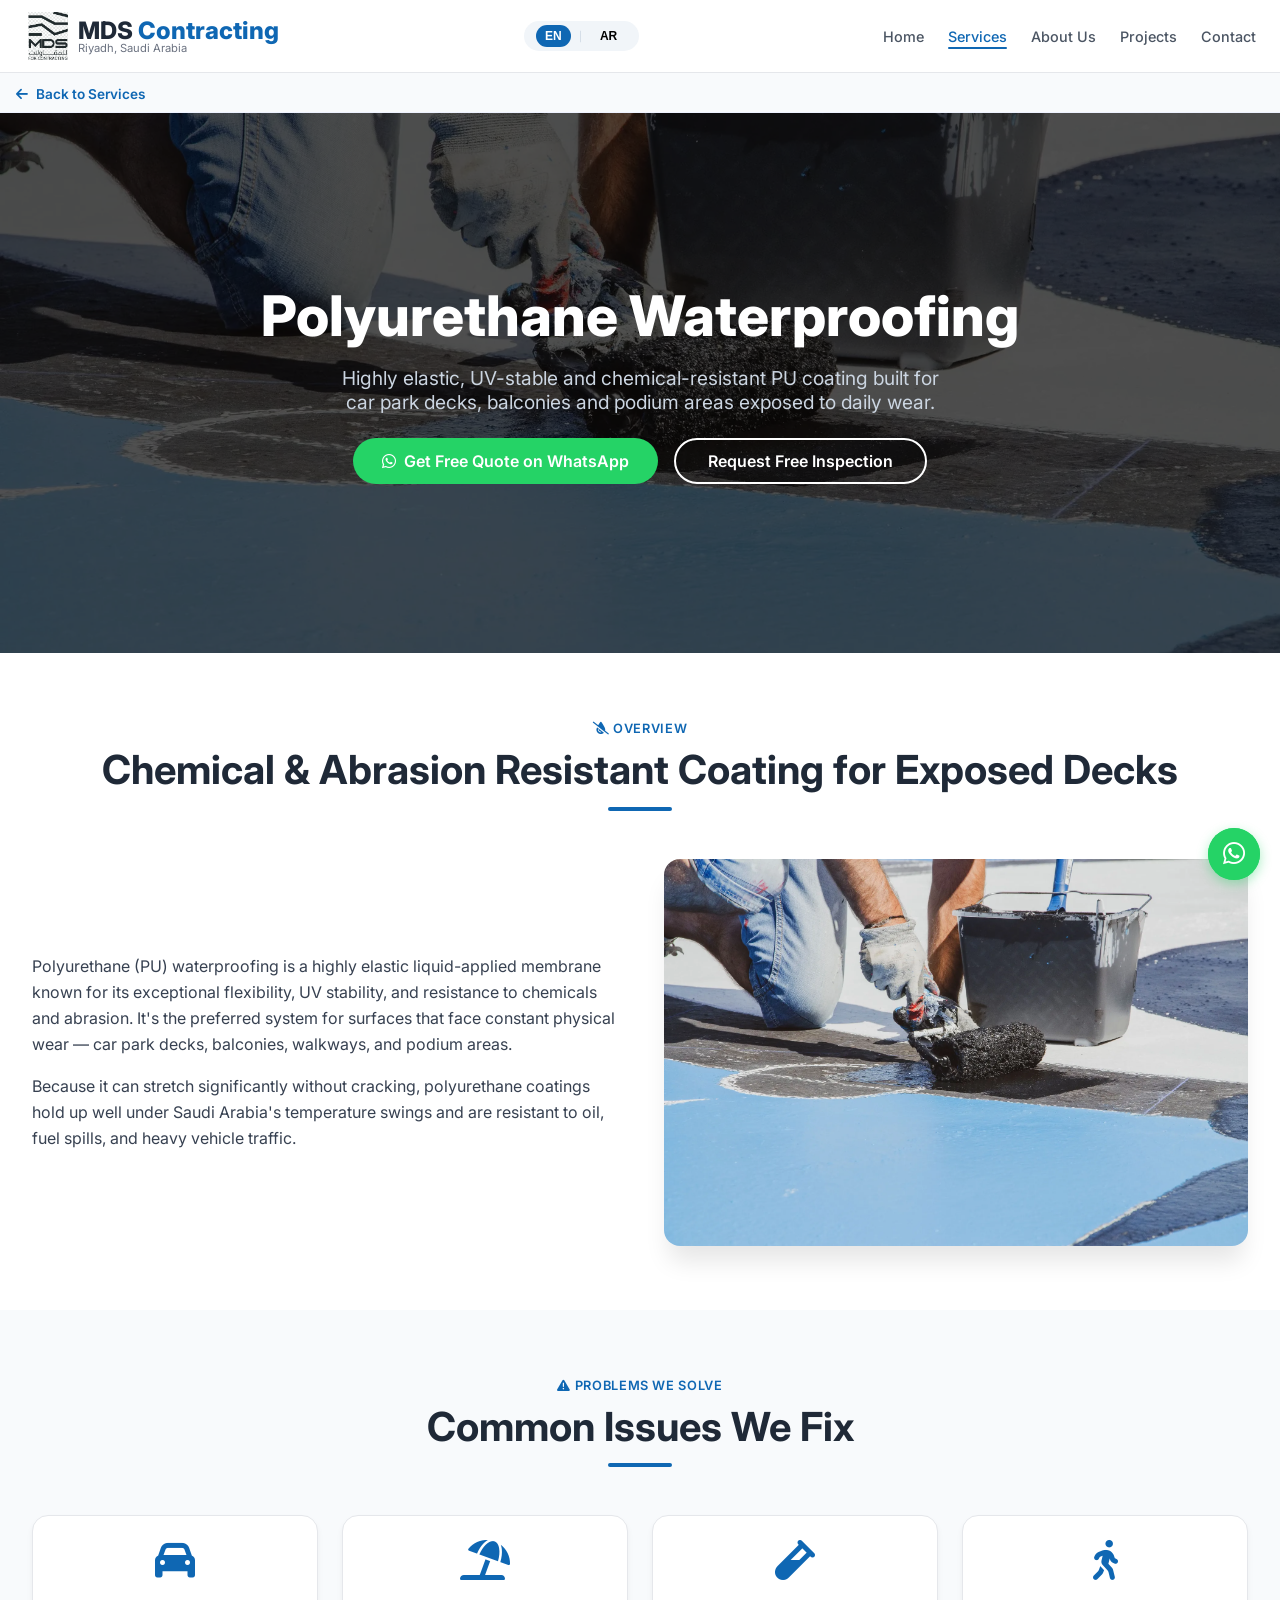
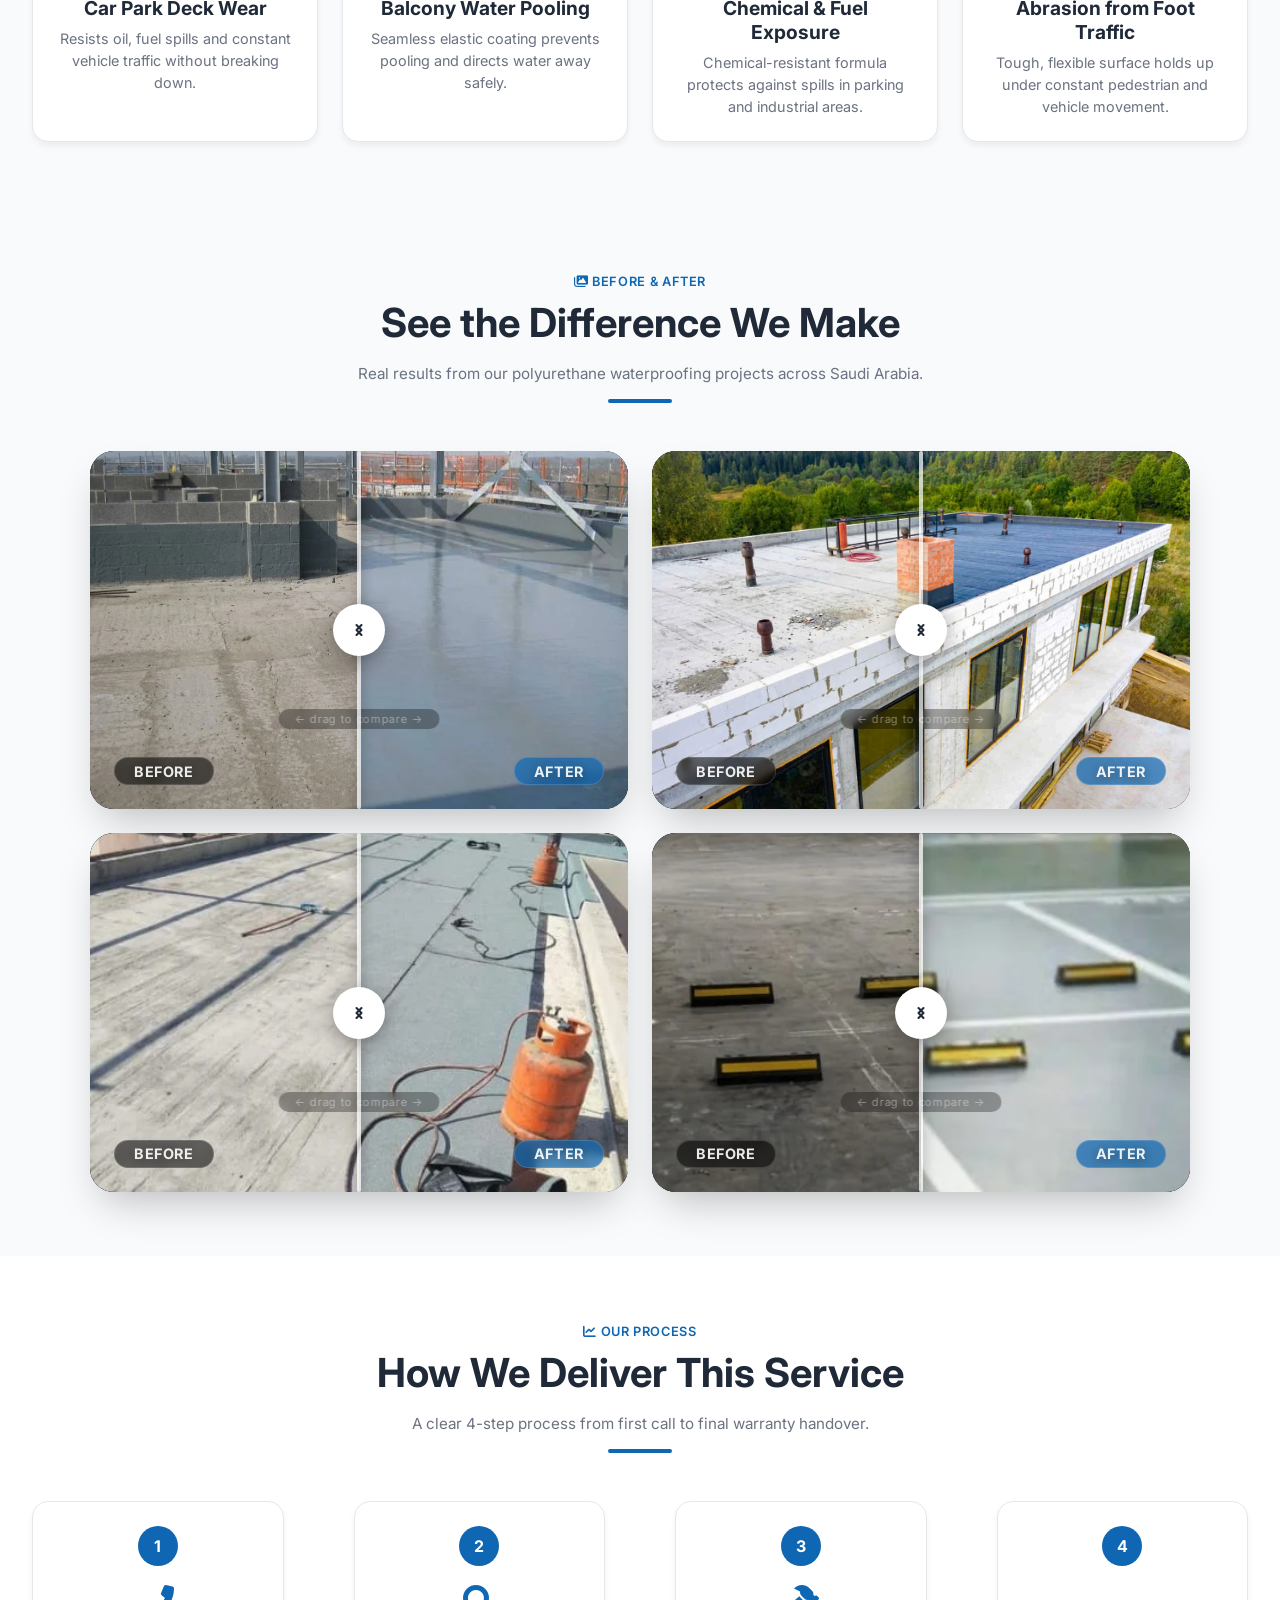
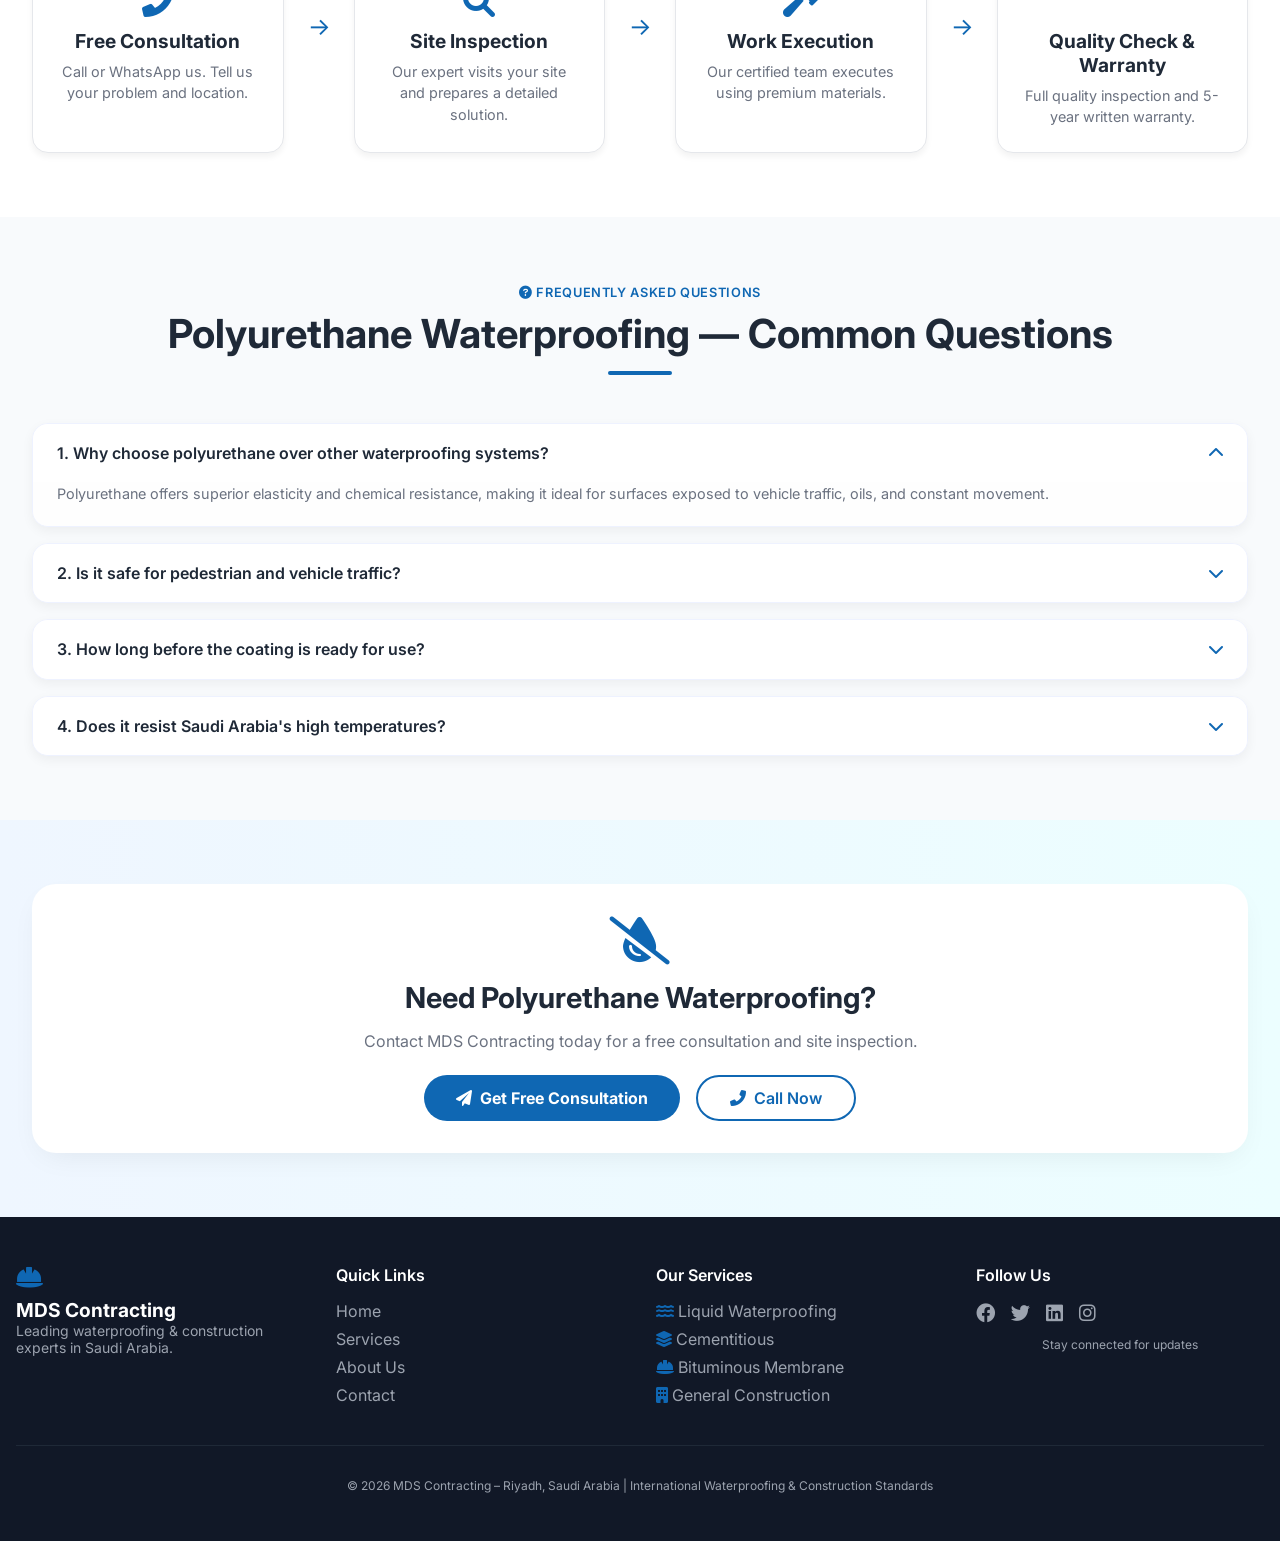
<file: Polyurethane waterproofing.html>
<!DOCTYPE html>
<html lang="en">
<head>
  <meta charset="UTF-8">
  <meta name="viewport" content="width=device-width, initial-scale=1.0, viewport-fit=cover">
  <title>Polyurethane Waterproofing in Saudi Arabia | MDS Contracting</title>
  <meta name="description" content="Highly elastic, UV-stable polyurethane waterproofing for car parks, balconies and podium decks in Saudi Arabia. Chemical & abrasion resistant.">
  <link href="https://fonts.googleapis.com/css2?family=Inter:opsz,wght@14..32,300;400;500;600;700;800&display=swap" rel="stylesheet">
  <link rel="stylesheet" href="https://cdnjs.cloudflare.com/ajax/libs/font-awesome/6.0.0-beta3/css/all.min.css">

  <style>
    * {
      margin: 0;
      padding: 0;
      box-sizing: border-box;
    }
    body {
      font-family: 'Inter', sans-serif;
      background-color: white;
      scroll-behavior: smooth;
    }
    :root {
      --primary: #0f67b3;
      --primary-dark: #0a4e8a;
      --accent: #14b8b6;
      --dark-navy: #0A1628;
      --whatsapp: #25D366;
      --whatsapp-dark: #128C7E;
    }
    .text-primary { color: var(--primary); }

    /* ===== NAVBAR ===== */
    .navbar {
      position: sticky;
      top: 0;
      z-index: 100;
      background-color: white;
      backdrop-filter: blur(12px);
      border-bottom: 1px solid #e5e7eb;
      transition: box-shadow 0.3s ease;
    }
    .navbar.scrolled { box-shadow: 0 4px 20px rgba(0,0,0,0.1); }
    .nav-container {
      max-width: 1280px;
      margin: 0 auto;
      padding: 0.5rem 0.75rem;
      display: flex;
      justify-content: space-between;
      align-items: center;
      gap: 0.5rem;
    }
    .logo-area {
      display: flex;
      align-items: center;
      gap: 0.4rem;
      flex-shrink: 0;
    }
    .logo-img {
      width: 32px;
      height: 32px;
      object-fit: contain;
    }
    .logo-text {
      font-size: 0.9rem;
      font-weight: 800;
      color: #1f2937;
      line-height: 1.1;
    }
    .logo-subtext {
      font-size: 0.5rem;
      color: #6b7280;
      margin-top: -0.1rem;
      line-height: 1;
    }
    .logo-area > div {
      display: flex;
      flex-direction: column;
      line-height: 1.1;
    }
    .lang-center {
      display: flex;
      align-items: center;
      gap: 0.2rem;
      background: #f1f5f9;
      padding: 0.15rem 0.4rem;
      border-radius: 1.5rem;
      flex-shrink: 0;
    }
    .lang-btn-center {
      background: transparent;
      border: none;
      padding: 0.15rem 0.35rem;
      border-radius: 1.2rem;
      cursor: pointer;
      font-size: 0.6rem;
      font-weight: 600;
      transition: all 0.3s;
    }
    .lang-btn-center.active {
      background: var(--primary);
      color: white;
    }
    .lang-divider {
      color: #cbd5e1;
      font-size: 0.6rem;
    }
    .mobile-menu-btn {
      font-size: 1.2rem;
      color: #4b5563;
      cursor: pointer;
      padding: 0.2rem 0.3rem;
      flex-shrink: 0;
    }
    .nav-links {
      display: none;
      gap: 1.5rem;
      align-items: center;
    }
    .nav-link {
      text-decoration: none;
      color: #4b5563;
      font-weight: 500;
      font-size: 0.9rem;
      transition: all 0.2s;
      position: relative;
    }
    .nav-link:hover, .nav-link.active { color: var(--primary); }
    .nav-link.active::after {
      content: '';
      position: absolute;
      bottom: -4px;
      left: 0;
      width: 100%;
      height: 2px;
      background-color: var(--primary);
      border-radius: 4px;
    }
    .mobile-menu {
      display: none;
      flex-direction: column;
      padding: 0.5rem 0.75rem 0.75rem;
      gap: 0.5rem;
    }
    .mobile-menu.show { display: flex; }
    .mobile-nav-link {
      padding: 0.4rem 0.6rem;
      text-decoration: none;
      color: #4b5563;
      border-radius: 0.5rem;
      font-size: 0.85rem;
    }
    .mobile-nav-link.active {
      background-color: #e0f2fe;
      color: var(--primary);
      font-weight: 600;
    }
    @media (min-width: 768px) {
      .nav-links { display: flex; }
      .mobile-menu-btn { display: none; }
      .logo-img { width: 48px; height: 48px; }
      .logo-text { font-size: 1.5rem; }
      .logo-subtext { font-size: 0.7rem; }
      .lang-btn-center { font-size: 0.75rem; padding: 0.25rem 0.6rem; }
      .lang-center { padding: 0.25rem 0.75rem; gap: 0.5rem; }
      .nav-container { padding: 0.75rem 1.5rem; }
    }
    @media (max-width: 480px) {
      .nav-container { padding: 0.7rem 0.75rem; gap: 0.3rem; }
      .logo-img { width: 34px; height: 34px; }
      .logo-text { font-size: 0.8rem; }
      .logo-subtext { font-size: 0.48rem; }
      .lang-center { padding: 0.15rem 0.35rem; }
      .lang-btn-center { font-size: 0.55rem; padding: 0.15rem 0.3rem; }
      .mobile-menu-btn { font-size: 1.3rem; }
    }

    /* ===== SECTION HEADERS ===== */
    .section-header {
      text-align: center;
      margin-bottom: 2rem;
    }
    .section-tag {
      color: var(--primary);
      font-weight: 600;
      text-transform: uppercase;
      letter-spacing: 0.05em;
      font-size: 0.8rem;
      display: inline-block;
    }
    .section-title {
      font-size: 1.6rem;
      font-weight: 700;
      color: #1f2937;
      margin-top: 0.5rem;
      text-align: center;
    }
    .section-divider {
      width: 4rem;
      height: 0.25rem;
      background-color: var(--primary);
      margin: 0.8rem auto 0;
      border-radius: 9999px;
    }
    .section-subtitle {
      color: #6b7280;
      max-width: 42rem;
      margin: 1rem auto 0;
      font-size: 0.95rem;
      line-height: 1.5;
      text-align: center;
    }
    @media (min-width: 768px) {
      .section-title { font-size: 2.5rem; }
      .section-header { margin-bottom: 3rem; }
    }
    @media (max-width: 480px) {
      .section-title { font-size: 1.3rem; }
      .section-subtitle { font-size: 0.8rem; }
    }

    /* ===== HERO ===== */
    .page-hero-section {
      position: relative;
      width: 100%;
      min-height: 60vh;
      display: flex;
      align-items: center;
      justify-content: center;
      text-align: center;
      padding: 6rem 1rem;
      overflow: hidden;
    }
    .hero-bg-image {
      position: absolute;
      top: 0;
      left: 0;
      width: 100%;
      height: 100%;
      object-fit: cover;
      z-index: 0;
    }
    .page-hero-overlay {
      position: absolute;
      inset: 0;
      background: rgba(0,0,0,0.65);
      z-index: 1;
    }
    .page-hero-content {
      position: relative;
      z-index: 2;
      max-width: 800px;
      margin: 0 auto;
      text-align: center;
    }
    .page-hero-title {
      font-size: 2.5rem;
      font-weight: 800;
      color: white;
      margin-bottom: 1rem;
      text-align: center;
    }
    .page-hero-subtitle {
      font-size: 1.1rem;
      color: #cbd5e1;
      max-width: 600px;
      margin: 0 auto;
      text-align: center;
    }
    @media (min-width: 768px) {
      .page-hero-title { font-size: 3.5rem; }
      .page-hero-subtitle { font-size: 1.2rem; }
    }
    @media (max-width: 480px) {
      .page-hero-section { min-height: 35vh; padding: 3rem 1rem; }
      .page-hero-title { font-size: 1.8rem; }
      .page-hero-subtitle { font-size: 0.85rem; }
    }

    /* ===== BUTTONS ===== */
    .hero-buttons {
      margin-top: 2rem;
      display: flex;
      flex-wrap: wrap;
      gap: 1rem;
      justify-content: center;
    }
    .btn-primary {
      background-color: var(--primary);
      color: white;
      padding: 0.75rem 2rem;
      border-radius: 9999px;
      font-weight: bold;
      font-size: 1rem;
      display: inline-flex;
      align-items: center;
      gap: 0.5rem;
      text-decoration: none;
      transition: all 0.3s ease;
      border: none;
      cursor: pointer;
    }
    .btn-primary:hover {
      background-color: var(--primary-dark);
      transform: translateY(-3px);
    }
    .btn-outline-white {
      background: transparent;
      border: 2px solid white;
      color: white;
      padding: 0.7rem 2rem;
      border-radius: 9999px;
      font-weight: 600;
      text-decoration: none;
      display: inline-flex;
      align-items: center;
      gap: 0.5rem;
      transition: all 0.3s ease;
    }
    .btn-outline-white:hover { background: rgba(255,255,255,0.1); }
    .btn-whatsapp {
      background-color: var(--whatsapp);
      color: white;
      padding: 0.8rem 1.8rem;
      border-radius: 2rem;
      text-decoration: none;
      font-weight: 600;
      display: inline-flex;
      align-items: center;
      gap: 0.5rem;
      transition: all 0.3s ease;
    }
    .btn-whatsapp:hover {
      background-color: var(--whatsapp-dark);
      transform: translateY(-2px);
    }
    .btn-outline {
      border: 2px solid var(--primary);
      color: var(--primary);
      background: transparent;
      padding: 0.7rem 2rem;
      border-radius: 9999px;
      font-weight: 600;
      text-decoration: none;
      display: inline-flex;
      align-items: center;
      gap: 0.5rem;
      transition: all 0.3s ease;
    }
    .btn-outline:hover { background: var(--primary); color: white; }

    @media (max-width: 480px) {
      .hero-buttons { margin-top: 1.2rem; gap: 0.6rem; }
      .btn-primary, .btn-outline, .btn-whatsapp, .btn-outline-white {
        padding: 0.5rem 1.2rem;
        font-size: 0.8rem;
      }
    }
    @media (max-width: 360px) {
      .btn-primary, .btn-outline, .btn-whatsapp, .btn-outline-white {
        padding: 0.4rem 1rem;
        font-size: 0.7rem;
      }
    }

    /* ===== BACK TO SERVICES ===== */
    .back-to-services-bar {
      background: #f8fafc;
      border-bottom: 1px solid #eef2ff;
      padding: 0.6rem 1rem;
    }
    .back-to-services-btn {
      display: inline-flex;
      align-items: center;
      gap: 0.5rem;
      color: var(--primary);
      font-weight: 600;
      font-size: 0.85rem;
      text-decoration: none;
      max-width: 1280px;
      margin: 0 auto;
    }
    .back-to-services-btn:hover { text-decoration: underline; }
    @media (max-width: 480px) {
      .back-to-services-bar { padding: 0.5rem 0.75rem; }
      .back-to-services-btn { font-size: 0.75rem; }
    }

    @media (max-width: 480px) {
      .cta-section { padding: 1rem; border-radius: 1rem; }
      .cta-section h2 { font-size: 1.2rem !important; }
      .cta-section p { font-size: 0.8rem !important; margin: 0.5rem auto !important; }
      .cta-section > i { font-size: 2rem !important; margin-bottom: 0.5rem !important; }
      .cta-section .hero-buttons { margin-top: 0.8rem !important; gap: 0.5rem; justify-content: center; }
      .cta-section .btn-primary, .cta-section .btn-outline {
        padding: 0.5rem 1.2rem !important;
        font-size: 0.8rem !important;
      }
    }
    @media (max-width: 360px) {
      .cta-section .btn-primary, .cta-section .btn-outline {
        padding: 0.4rem 1rem !important;
        font-size: 0.7rem !important;
      }
    }

    /* ===== CONTAINER / SECTIONS ===== */
    .container {
      max-width: 1280px;
      margin: 0 auto;
      padding: 0 1rem;
    }
    .section-white { padding: 4rem 1rem; background: white; }
    .section-gradient { padding: 4rem 1rem; background: linear-gradient(to right, #eff6ff, #ecfeff); }
    .section-why-choose { background: #f8fafc; padding: 4rem 1rem; }
    .section-projects { padding: 4rem 1rem; background: #f8fafc; }
    .section-how-we-work { padding: 4rem 1rem; background: white; }
    .faq-section { background: #f8fafc; padding: 4rem 1rem; }

    .two-column {
      display: grid;
      gap: 2rem;
      align-items: center;
    }
    @media (min-width: 768px) {
      .two-column { grid-template-columns: repeat(2, 1fr); gap: 3rem; }
    }
    .story-text {
      color: #374151;
      font-size: 1rem;
      line-height: 1.625;
      text-align: left;
    }
    .mt-4 { margin-top: 1rem; }

    /* ===== FEATURES ===== */
    .features-grid {
      display: grid;
      gap: 1.5rem;
    }
    .feature-card {
      background: white;
      padding: 1.5rem;
      border-radius: 1rem;
      text-align: center;
      transition: all 0.3s ease;
      box-shadow: 0 4px 6px rgba(0,0,0,0.05);
      border: 1px solid #e5e7eb;
    }
    .feature-card:hover {
      transform: translateY(-8px);
      box-shadow: 0 20px 30px -12px rgba(15,103,179,0.25);
      border: 1px solid var(--primary);
    }
    .feature-icon { font-size: 2.5rem; color: var(--primary); margin-bottom: 1rem; }
    .feature-title { font-size: 1.2rem; font-weight: 700; margin-bottom: 0.5rem; color: #1f2937; text-align: center; }
    .feature-text { color: #6b7280; font-size: 0.9rem; line-height: 1.5; text-align: center; }
    @media (min-width: 768px) { .features-grid { grid-template-columns: repeat(2, 1fr); } }
    @media (min-width: 1024px) { .features-grid { grid-template-columns: repeat(4, 1fr); } }

    /* ===== PROCESS ===== */
    .process-timeline { display: flex; flex-direction: column; gap: 1.5rem; }
    .process-step {
      background: white;
      padding: 1.5rem;
      border-radius: 1rem;
      text-align: center;
      box-shadow: 0 4px 6px rgba(0,0,0,0.05);
      border: 1px solid #e5e7eb;
      transition: all 0.3s ease;
    }
    .process-step:hover {
      transform: translateY(-8px);
      box-shadow: 0 20px 30px -12px rgba(15,103,179,0.25);
      border: 1px solid var(--primary);
    }
    .process-number {
      width: 40px;
      height: 40px;
      background: var(--primary);
      color: white;
      border-radius: 50%;
      display: flex;
      align-items: center;
      justify-content: center;
      font-weight: bold;
      margin: 0 auto 1rem;
    }
    .process-icon { font-size: 2rem; color: var(--primary); margin-bottom: 0.5rem; }
    .process-title { font-size: 1.2rem; font-weight: 700; margin-bottom: 0.5rem; color: #1f2937; text-align: center; }
    .process-text { color: #6b7280; font-size: 0.9rem; line-height: 1.5; text-align: center; }
    .process-connector { display: none; }
    @media (min-width: 768px) {
      .process-timeline { flex-direction: row; }
      .process-step { flex: 1; }
      .process-connector { display: flex; align-items: center; color: var(--primary); font-size: 1.5rem; }
      .process-connector::before { content: '→'; }
    }

    /* ===== FAQ ===== */
    .faq-grid { display: grid; gap: 1rem; }
    .faq-item {
      background: white;
      border-radius: 1rem;
      overflow: hidden;
      box-shadow: 0 4px 12px rgba(0,0,0,0.05);
      border: 1px solid #eef2ff;
      transition: all 0.3s ease;
    }
    .faq-item:hover { border-color: var(--primary); }
    .faq-question {
      padding: 1.2rem 1.5rem;
      cursor: pointer;
      display: flex;
      justify-content: space-between;
      align-items: center;
      font-weight: 600;
      color: #1f2937;
      transition: all 0.3s;
      background: white;
    }
    .faq-question:hover { color: var(--primary); background: #f8fafc; }
    .faq-question span { flex: 1; padding-right: 1rem; text-align: left; }
    .faq-question i { transition: transform 0.3s ease; color: var(--primary); }
    .faq-item.active .faq-question i { transform: rotate(180deg); }
    .faq-answer {
      padding: 0 1.5rem;
      max-height: 0;
      overflow: hidden;
      transition: max-height 0.4s ease-out, padding 0.3s ease;
      color: #6b7280;
      line-height: 1.7;
      font-size: 0.9rem;
      background: #fefefe;
      text-align: left;
    }
    .faq-item.active .faq-answer {
      padding: 0 1.5rem 1.2rem;
      max-height: 500px;
    }

    /* ===== CTA ===== */
    .cta-section {
      text-align: center;
      padding: 2rem;
      background: white;
      border-radius: 1.5rem;
      box-shadow: 0 10px 30px -10px rgba(0,0,0,0.08);
    }

    /* ===== FOOTER ===== */
    .footer { background-color: #111827; color: #9ca3af; padding: 3rem 1rem; }
    .footer-container { max-width: 1280px; margin: 0 auto; display: grid; gap: 2rem; }
    .footer-icon { font-size: 1.5rem; color: var(--primary); }
    .footer-title { color: white; font-weight: 700; font-size: 1.2rem; margin-top: 0.5rem; }
    .footer-text { font-size: 0.875rem; }
    .footer-heading { color: white; font-weight: 600; margin-bottom: 1rem; }
    .footer-links { list-style: none; }
    .footer-links li { margin-bottom: 0.5rem; }
    .footer-links a { color: #9ca3af; text-decoration: none; transition: color 0.2s; }
    .footer-links a:hover { color: var(--primary); }
    .social-icons { display: flex; gap: 1rem; font-size: 1.2rem; }
    .social-icons a { color: #9ca3af; transition: color 0.2s; }
    .social-icons a:hover { color: var(--primary); }
    .follow-text { font-size: 0.75rem; margin-top: 0.75rem; text-align: center; }
    .footer-bottom {
      border-top: 1px solid #1f2937;
      margin-top: 2rem;
      padding-top: 2rem;
      text-align: center;
      font-size: 0.75rem;
    }
    @media (min-width: 768px) { .footer-container { grid-template-columns: repeat(4, 1fr); } }
    @media (max-width: 480px) {
      .footer { padding: 1.5rem 0.8rem; }
      .footer-container { gap: 1.2rem; }
      .footer-title { font-size: 0.9rem; text-align: center; }
      .footer-text { font-size: 0.7rem; text-align: center; }
      .footer-heading { font-size: 0.85rem; text-align: center; }
      .footer-links li { text-align: center; font-size: 0.7rem; }
      .social-icons { justify-content: center; }
    }

    /* ===== WHATSAPP FLOATING ===== */
    .floating-whatsapp {
      position: fixed;
      bottom: 20px;
      right: 20px;
      background-color: var(--whatsapp);
      width: 52px;
      height: 52px;
      border-radius: 50%;
      display: flex;
      align-items: center;
      justify-content: center;
      color: white;
      font-size: 1.6rem;
      z-index: 9999;
      text-decoration: none;
      box-shadow: 0 4px 12px rgba(37, 211, 102, 0.4);
      transition: all 0.3s ease;
    }
    .floating-whatsapp:hover { background-color: var(--whatsapp-dark); transform: scale(1.08); }
    .pulse-ring {
      position: absolute;
      width: 100%;
      height: 100%;
      border-radius: 50%;
      background-color: var(--whatsapp);
      animation: pulse 2s infinite;
      z-index: -1;
    }
    @keyframes pulse {
      0% { transform: scale(1); opacity: 0.8; }
      100% { transform: scale(1.6); opacity: 0; }
    }
    .tooltip {
      position: absolute;
      right: 62px;
      background: #1f2937;
      color: white;
      padding: 0.3rem 0.8rem;
      border-radius: 0.5rem;
      font-size: 0.7rem;
      white-space: nowrap;
      opacity: 0;
      visibility: hidden;
      transition: all 0.2s;
    }
    .floating-whatsapp:hover .tooltip { opacity: 1; visibility: visible; }
    @media (max-width: 480px) {
      .floating-whatsapp { width: 40px; height: 40px; font-size: 1.1rem; bottom: 12px; right: 12px; }
      .tooltip { display: none; }
    }

    /* ===== BEFORE / AFTER SLIDER - NO ZOOM ===== */
        .ba-gallery-grid {
      display: grid;
      grid-template-columns: 1fr;
      gap: 1.5rem;
      max-width: 1100px;
      margin: 0 auto;
    }
    @media (min-width: 768px) {
      .ba-gallery-grid { grid-template-columns: repeat(2, 1fr); }
    }
    .ba-gallery-grid .ba-slider-wrapper {
      max-width: none;
      margin: 0;
    }

    .ba-slider-wrapper {
      max-width: 900px;
      margin: 0 auto 1.5rem;
      border-radius: 1.5rem;
      overflow: hidden;
      box-shadow: 0 20px 40px -12px rgba(0, 0, 0, 0.25);
      background: #0a1628;
      position: relative;
      user-select: none;
      -webkit-user-select: none;
      touch-action: pan-y;
    }

    .ba-slider-container {
      position: relative;
      width: 100%;
      padding-bottom: 66.67%;
      background: #1f2937;
      overflow: hidden;
    }

    .ba-slider-container img {
      position: absolute;
      top: 0;
      left: 0;
      width: 100%;
      height: 100%;
      object-fit: cover;
      display: block;
      pointer-events: none;
      -webkit-user-drag: none;
    }

    .ba-img-before {
      z-index: 1;
    }

    .ba-img-after-wrap {
      position: absolute;
      top: 0;
      left: 0;
      width: 100%;
      height: 100%;
      overflow: hidden;
      z-index: 2;
      transition: none;
      clip-path: inset(0 50% 0 0);
    }
    .ba-img-after-wrap img {
      width: 100%;
      height: 100%;
      left: 0;
    }

    .ba-handle {
      position: absolute;
      top: 0;
      left: 50%;
      width: 4px;
      height: 100%;
      z-index: 5;
      transform: translateX(-50%);
      cursor: ew-resize;
      touch-action: none;
    }
    .ba-handle::before {
      content: '';
      position: absolute;
      top: 0;
      left: 50%;
      width: 4px;
      height: 100%;
      background: rgba(255, 255, 255, 0.7);
      transform: translateX(-50%);
      box-shadow: 0 0 12px rgba(0, 0, 0, 0.4);
      border-radius: 2px;
      transition: background 0.2s;
    }
    .ba-handle:hover::before,
    .ba-handle.active::before {
      background: #ffffff;
      box-shadow: 0 0 20px rgba(15, 103, 179, 0.6);
    }

    .ba-knob {
      position: absolute;
      top: 50%;
      left: 50%;
      transform: translate(-50%, -50%);
      width: 52px;
      height: 52px;
      background: #ffffff;
      border-radius: 50%;
      box-shadow: 0 4px 20px rgba(0, 0, 0, 0.35);
      display: flex;
      flex-direction: column;
      align-items: center;
      justify-content: center;
      transition: transform 0.2s, box-shadow 0.2s;
      border: 2px solid rgba(255, 255, 255, 0.9);
    }
    .ba-handle:hover .ba-knob,
    .ba-handle.active .ba-knob {
      transform: translate(-50%, -50%) scale(1.08);
      box-shadow: 0 6px 28px rgba(15, 103, 179, 0.45);
      border-color: #0f67b3;
    }
    .ba-knob svg {
      width: 20px;
      height: 20px;
      fill: none;
      stroke: #1f2937;
      stroke-width: 2.5;
      stroke-linecap: round;
      stroke-linejoin: round;
    }
    .ba-handle:hover .ba-knob svg path,
    .ba-handle.active .ba-knob svg path {
      stroke: #0f67b3;
    }

    .ba-step-counter {
      font-size: 0.6rem;
      font-weight: 700;
      color: #1f2937;
      background: rgba(255,255,255,0.9);
      padding: 0.05rem 0.4rem;
      border-radius: 0.8rem;
      margin-top: 0.1rem;
      line-height: 1.2;
      letter-spacing: 0.02em;
    }
    .ba-handle:hover .ba-step-counter,
    .ba-handle.active .ba-step-counter {
      color: #0f67b3;
    }

    .ba-labels {
      position: absolute;
      bottom: 1.5rem;
      left: 0;
      right: 0;
      z-index: 6;
      display: flex;
      justify-content: space-between;
      padding: 0 1.5rem;
      pointer-events: none;
      font-weight: 700;
      font-size: 0.9rem;
      letter-spacing: 0.04em;
      text-transform: uppercase;
      color: rgba(255, 255, 255, 0.9);
      text-shadow: 0 2px 12px rgba(0, 0, 0, 0.5);
    }
    .ba-label-before {
      background: rgba(0, 0, 0, 0.55);
      padding: 0.3rem 1.2rem;
      border-radius: 2rem;
      backdrop-filter: blur(4px);
      border: 1px solid rgba(255, 255, 255, 0.15);
    }
    .ba-label-after {
      background: rgba(15, 103, 179, 0.7);
      padding: 0.3rem 1.2rem;
      border-radius: 2rem;
      backdrop-filter: blur(4px);
      border: 1px solid rgba(255, 255, 255, 0.15);
    }

    .ba-drag-hint {
      position: absolute;
      bottom: 5rem;
      left: 50%;
      transform: translateX(-50%);
      z-index: 4;
      color: rgba(255, 255, 255, 0.4);
      font-size: 0.7rem;
      letter-spacing: 0.06em;
      background: rgba(0, 0, 0, 0.3);
      padding: 0.2rem 1rem;
      border-radius: 2rem;
      backdrop-filter: blur(4px);
      white-space: nowrap;
      pointer-events: none;
      opacity: 1;
      transition: opacity 0.6s;
    }
    .ba-drag-hint.hidden { opacity: 0; }

    @media (max-width: 768px) {
      .ba-slider-container { padding-bottom: 75%; }
      .ba-knob { width: 42px; height: 42px; }
      .ba-knob svg { width: 16px; height: 16px; }
      .ba-step-counter { font-size: 0.5rem; }
      .ba-labels { font-size: 0.7rem; padding: 0 0.8rem; bottom: 1rem; }
      .ba-label-before, .ba-label-after { padding: 0.2rem 0.8rem; }
      .ba-drag-hint { font-size: 0.55rem; bottom: 4rem; }
    }
    @media (max-width: 480px) {
      .ba-slider-wrapper { border-radius: 0.8rem; margin-bottom: 1rem; }
      .ba-slider-container { padding-bottom: 80%; }
      .ba-knob { width: 36px; height: 36px; }
      .ba-knob svg { width: 12px; height: 12px; }
      .ba-step-counter { font-size: 0.4rem; padding: 0.02rem 0.3rem; }
      .ba-labels { font-size: 0.55rem; padding: 0 0.5rem; bottom: 0.7rem; }
      .ba-label-before, .ba-label-after { padding: 0.1rem 0.5rem; }
      .ba-drag-hint { font-size: 0.45rem; bottom: 3.2rem; padding: 0.1rem 0.5rem; }
    }

    .slide-left-card {
      opacity: 0;
      transform: translateX(-50px);
      transition: all 0.7s ease-out;
    }
    .slide-left-card.animate-in {
      opacity: 1;
      transform: translateX(0);
    }
    .slide-up-card {
      opacity: 0;
      transform: translateY(50px);
      transition: all 0.7s ease-out;
    }
    .slide-up-card.animate-in {
      opacity: 1;
      transform: translateY(0);
    }
  
    /* ===== IMAGE HOVER ZOOM ===== */
    .img-hover-zoom {
      width: 100%;
      border-radius: 1rem;
      overflow: hidden;
      box-shadow: 0 20px 25px -5px rgba(0,0,0,0.1);
    }
    .img-hover-zoom .zoom-img {
      width: 100%;
      height: 100%;
      display: block;
      object-fit: cover;
      transition: transform 0.5s ease;
    }
    .img-hover-zoom:hover .zoom-img {
      transform: scale(1.08);
    }
</style>
</head>
<body>


  <nav class="navbar" id="navbar">
    <div class="nav-container">
      <div class="logo-area">
        <img src="images/other/mds logo.webp" alt="MDS Logo" class="logo-img" onerror="this.src='https://placehold.co/200x200/0f67b3/white?text=MDS'">
        <div><h1 class="logo-text">MDS <span class="text-primary">Contracting</span></h1><p class="logo-subtext">Riyadh, Saudi Arabia</p></div>
      </div>
      <div class="lang-center">
        <button class="lang-btn-center active" data-lang="en">EN</button>
        <span class="lang-divider">|</span>
        <button class="lang-btn-center" data-lang="ar">AR</button>
      </div>
      <div class="mobile-menu-btn"><i class="fas fa-bars"></i></div>
      <div class="nav-links">
        <a href="index.html" class="nav-link" data-en="Home" data-ar="الرئيسية">Home</a>
        <a href="services.html" class="nav-link active" data-en="Services" data-ar="الخدمات">Services</a>
        <a href="about.html" class="nav-link" data-en="About Us" data-ar="من نحن">About Us</a>
        <a href="projects.html" class="nav-link" data-en="Projects" data-ar="مشاريعنا">Projects</a>
        <a href="contact.html" class="nav-link" data-en="Contact" data-ar="اتصل بنا">Contact</a>
      </div>
    </div>
    <div id="mobile-menu" class="mobile-menu">
      <a href="index.html" class="mobile-nav-link" data-en="Home" data-ar="الرئيسية">Home</a>
      <a href="services.html" class="mobile-nav-link active" data-en="Services" data-ar="الخدمات">Services</a>
      <a href="about.html" class="mobile-nav-link" data-en="About Us" data-ar="من نحن">About Us</a>
      <a href="projects.html" class="nav-link" data-en="Projects" data-ar="مشاريعنا">Projects</a>
      <a href="contact.html" class="mobile-nav-link" data-en="Contact" data-ar="اتصل بنا">Contact</a>
    </div>
  </nav>

  <div class="back-to-services-bar">
    <a href="services.html" class="back-to-services-btn"><i class="fas fa-arrow-left"></i> <span data-en="Back to Services" data-ar="العودة إلى الخدمات">Back to Services</span></a>
  </div>

  <main>
    <section class="page-hero-section">
      <img src="images/other/Polyurethene.webp" alt="Polyurethane Waterproofing" class="hero-bg-image">
      <div class="page-hero-overlay"></div>
      <div class="page-hero-content">
        <h1 class="page-hero-title"><span data-en="Polyurethane Waterproofing" data-ar="العزل المائي بالبولي يوريثين">Polyurethane Waterproofing</span></h1>
        <p class="page-hero-subtitle" data-en="Highly elastic, UV-stable and chemical-resistant PU coating built for car park decks, balconies and podium areas exposed to daily wear." data-ar="طلاء بولي يوريثين مرن للغاية ومقاوم للأشعة فوق البنفسجية والمواد الكيميائية، مصمم لأسطح مواقف السيارات والشرفات.">Highly elastic, UV-stable and chemical-resistant PU coating built for car park decks, balconies and podium areas exposed to daily wear.</p>
        <div class="hero-buttons" style="justify-content:center; margin-top:1.5rem;">
          <a href="https://wa.me/9665082247563?text=Hello%2C%20I%20need%20polyurethane%20waterproofing%20services." class="btn-whatsapp" target="_blank">
            <i class="fab fa-whatsapp"></i>
            <span data-en="Get Free Quote on WhatsApp" data-ar="احصل على عرض أسعار مجاني على واتساب">Get Free Quote on WhatsApp</span>
          </a>
          <a href="contact.html#contactForm" class="btn-outline-white">
            <span data-en="Request Free Inspection" data-ar="اطلب تفتيشًا مجانيًا">Request Free Inspection</span>
          </a>
        </div>
      </div>
    </section>
    <section class="section-white">
      <div class="container">
        <div class="section-header">
          <span class="section-tag"><i class="fas fa-tint-slash"></i> <span data-en="OVERVIEW" data-ar="نظرة عامة">OVERVIEW</span></span>
          <h2 class="section-title" data-en="Chemical & Abrasion Resistant Coating for Exposed Decks" data-ar="طلاء مقاوم للمواد الكيميائية والتآكل">Chemical & Abrasion Resistant Coating for Exposed Decks</h2>
          <div class="section-divider"></div>
        </div>
        <div class="two-column">
          <div>
            <p class="story-text" data-en="Polyurethane (PU) waterproofing is a highly elastic liquid-applied membrane known for its exceptional flexibility, UV stability, and resistance to chemicals and abrasion. It's the preferred system for surfaces that face constant physical wear — car park decks, balconies, walkways, and podium areas." data-ar="العزل بالبولي يوريثين هو غشاء سائل مرن للغاية معروف بمرونته الاستثنائية ومقاومته للأشعة فوق البنفسجية والمواد الكيميائية والتآكل. إنه النظام المفضل للأسطح التي تواجه تآكلًا فعليًا مستمرًا.">Polyurethane (PU) waterproofing is a highly elastic liquid-applied membrane known for its exceptional flexibility, UV stability, and resistance to chemicals and abrasion. It's the preferred system for surfaces that face constant physical wear — car park decks, balconies, walkways, and podium areas.</p>
            <p class="story-text mt-4" data-en="Because it can stretch significantly without cracking, polyurethane coatings hold up well under Saudi Arabia's temperature swings and are resistant to oil, fuel spills, and heavy vehicle traffic." data-ar="نظرًا لقدرته على التمدد بشكل كبير دون تشقق، تصمد طلاءات البولي يوريثين جيدًا تحت تقلبات درجات الحرارة في المملكة العربية السعودية.">Because it can stretch significantly without cracking, polyurethane coatings hold up well under Saudi Arabia's temperature swings and are resistant to oil, fuel spills, and heavy vehicle traffic.</p>
          </div>
          <div class="img-hover-zoom">
            <img src="images/other/Polyurethene.webp" alt="Polyurethane Waterproofing" class="zoom-img">
          </div>
        </div>
      </div>
    </section>
    <section class="section-why-choose">
      <div class="container">
        <div class="section-header">
          <span class="section-tag"><i class="fas fa-exclamation-triangle"></i> <span data-en="PROBLEMS WE SOLVE" data-ar="المشاكل التي نحلها">PROBLEMS WE SOLVE</span></span>
          <h2 class="section-title" data-en="Common Issues We Fix" data-ar="المشاكل الشائعة التي نصلحها">Common Issues We Fix</h2>
          <div class="section-divider"></div>
        </div>
        <div class="features-grid">
          <div class="feature-card slide-left-card"><i class="fas fa-car feature-icon"></i><h3 class="feature-title" data-en="Car Park Deck Wear" data-ar="تآكل أسطح مواقف السيارات">Car Park Deck Wear</h3><p class="feature-text" data-en="Resists oil, fuel spills and constant vehicle traffic without breaking down." data-ar="يقاوم الزيوت وحركة المركبات المستمرة.">Resists oil, fuel spills and constant vehicle traffic without breaking down.</p></div>
          <div class="feature-card slide-left-card"><i class="fas fa-umbrella-beach feature-icon"></i><h3 class="feature-title" data-en="Balcony Water Pooling" data-ar="تجمع المياه في الشرفات">Balcony Water Pooling</h3><p class="feature-text" data-en="Seamless elastic coating prevents pooling and directs water away safely." data-ar="طلاء مرن بدون فواصل يمنع تجمع المياه.">Seamless elastic coating prevents pooling and directs water away safely.</p></div>
          <div class="feature-card slide-left-card"><i class="fas fa-vial feature-icon"></i><h3 class="feature-title" data-en="Chemical & Fuel Exposure" data-ar="التعرض للمواد الكيميائية والوقود">Chemical & Fuel Exposure</h3><p class="feature-text" data-en="Chemical-resistant formula protects against spills in parking and industrial areas." data-ar="صيغة مقاومة للمواد الكيميائية تحمي من الانسكابات.">Chemical-resistant formula protects against spills in parking and industrial areas.</p></div>
          <div class="feature-card slide-left-card"><i class="fas fa-walking feature-icon"></i><h3 class="feature-title" data-en="Abrasion from Foot Traffic" data-ar="التآكل من حركة المشاة">Abrasion from Foot Traffic</h3><p class="feature-text" data-en="Tough, flexible surface holds up under constant pedestrian and vehicle movement." data-ar="سطح متين ومرن يتحمل الحركة المستمرة.">Tough, flexible surface holds up under constant pedestrian and vehicle movement.</p></div>
        </div>
      </div>
    </section>
    
    <!-- ==================== BEFORE / AFTER SLIDER ==================== -->
    <section class="section-projects">
      <div class="container">
        <div class="section-header">
          <span class="section-tag"><i class="fas fa-images"></i> <span data-en="BEFORE & AFTER" data-ar="قبل وبعد">BEFORE & AFTER</span></span>
          <h2 class="section-title" data-en="See the Difference We Make" data-ar="شاهد الفرق الذي نصنعه">See the Difference We Make</h2>
          <p class="section-subtitle" data-en="Real results from our polyurethane waterproofing projects across Saudi Arabia." data-ar="نتائج حقيقية من مشاريع العزل المائي بالبولي يوريثين في جميع أنحاء المملكة العربية السعودية.">Real results from our polyurethane waterproofing projects across Saudi Arabia.</p>
          <div class="section-divider"></div>
        </div>

        <div class="ba-gallery-grid">
                <div class="ba-slider-wrapper" dir="ltr">
                    <div class="ba-slider-container">
                        <img class="ba-img-before" src="images/before/Polyurethene project 01 before.webp" alt="Before 1" />
                        <div class="ba-img-after-wrap">
                            <img src="images/after/polyurethane project 01 after.webp" alt="After 1" />
                        </div>
                        <div class="ba-handle">
                            <div class="ba-knob">
                                <svg viewBox="0 0 24 24">
                                    <path d="M9 6L15 12L9 18" />
                                    <path d="M15 6L9 12L15 18" />
                                </svg>
                            </div>
                        </div>
                        <div class="ba-labels">
                            <span class="ba-label-before">Before</span>
                            <span class="ba-label-after">After</span>
                        </div>
                        <div class="ba-drag-hint">← drag to compare →</div>
                    </div>
                </div>
                <div class="ba-slider-wrapper" dir="ltr">
                    <div class="ba-slider-container">
                        <img class="ba-img-before" src="images/before/Polyurethene project 02 before.webp" alt="Before 2" />
                        <div class="ba-img-after-wrap">
                            <img src="images/after/polyurethene project 02 after.webp" alt="After 2" />
                        </div>
                        <div class="ba-handle">
                            <div class="ba-knob">
                                <svg viewBox="0 0 24 24">
                                    <path d="M9 6L15 12L9 18" />
                                    <path d="M15 6L9 12L15 18" />
                                </svg>
                            </div>
                        </div>
                        <div class="ba-labels">
                            <span class="ba-label-before">Before</span>
                            <span class="ba-label-after">After</span>
                        </div>
                        <div class="ba-drag-hint">← drag to compare →</div>
                    </div>
                </div>
                <div class="ba-slider-wrapper" dir="ltr">
                    <div class="ba-slider-container">
                        <img class="ba-img-before" src="images/before/Polyurethene project 03 before.webp" alt="Before 3" />
                        <div class="ba-img-after-wrap">
                            <img src="images/after/polyurethene project 03 after.webp" alt="After 3" />
                        </div>
                        <div class="ba-handle">
                            <div class="ba-knob">
                                <svg viewBox="0 0 24 24">
                                    <path d="M9 6L15 12L9 18" />
                                    <path d="M15 6L9 12L15 18" />
                                </svg>
                            </div>
                        </div>
                        <div class="ba-labels">
                            <span class="ba-label-before">Before</span>
                            <span class="ba-label-after">After</span>
                        </div>
                        <div class="ba-drag-hint">← drag to compare →</div>
                    </div>
                </div>
                <div class="ba-slider-wrapper" dir="ltr">
                    <div class="ba-slider-container">
                        <img class="ba-img-before" src="images/before/Polyurethene project 04 before.webp" alt="Before 4" />
                        <div class="ba-img-after-wrap">
                            <img src="images/after/Polyurethene project 04 after.webp" alt="After 4" />
                        </div>
                        <div class="ba-handle">
                            <div class="ba-knob">
                                <svg viewBox="0 0 24 24">
                                    <path d="M9 6L15 12L9 18" />
                                    <path d="M15 6L9 12L15 18" />
                                </svg>
                            </div>
                        </div>
                        <div class="ba-labels">
                            <span class="ba-label-before">Before</span>
                            <span class="ba-label-after">After</span>
                        </div>
                        <div class="ba-drag-hint">← drag to compare →</div>
                    </div>
                </div>
                </div>

      </div>
    </section>

    <section class="section-how-we-work">
      <div class="container">
        <div class="section-header">
          <span class="section-tag"><i class="fas fa-chart-line"></i> <span data-en="OUR PROCESS" data-ar="عمليتنا">OUR PROCESS</span></span>
          <h2 class="section-title" data-en="How We Deliver This Service" data-ar="كيف نقدم هذه الخدمة">How We Deliver This Service</h2>
          <p class="section-subtitle" data-en="A clear 4-step process from first call to final warranty handover." data-ar="عملية واضحة من 4 خطوات من أول اتصال إلى تسليم الضمان النهائي.">A clear 4-step process from first call to final warranty handover.</p>
          <div class="section-divider"></div>
        </div>
        <div class="process-timeline">
          <div class="process-step slide-up-card"><div class="process-number">1</div><div class="process-icon"><i class="fas fa-phone-alt"></i></div><h3 class="process-title" data-en="Free Consultation" data-ar="استشارة مجانية">Free Consultation</h3><p class="process-text" data-en="Call or WhatsApp us. Tell us your problem and location." data-ar="اتصل بنا أو واتساب. أخبرنا بمشكلتك وموقعك.">Call or WhatsApp us. Tell us your problem and location.</p></div>
          <div class="process-connector"></div>
          <div class="process-step slide-up-card"><div class="process-number">2</div><div class="process-icon"><i class="fas fa-search"></i></div><h3 class="process-title" data-en="Site Inspection" data-ar="تفتيش الموقع">Site Inspection</h3><p class="process-text" data-en="Our expert visits your site and prepares a detailed solution." data-ar="خبيرنا يزور موقعك ويعد حلاً مفصلاً.">Our expert visits your site and prepares a detailed solution.</p></div>
          <div class="process-connector"></div>
          <div class="process-step slide-up-card"><div class="process-number">3</div><div class="process-icon"><i class="fas fa-hammer"></i></div><h3 class="process-title" data-en="Work Execution" data-ar="تنفيذ العمل">Work Execution</h3><p class="process-text" data-en="Our certified team executes using premium materials." data-ar="فريقنا المعتمد ينفذ باستخدام مواد متميزة.">Our certified team executes using premium materials.</p></div>
          <div class="process-connector"></div>
          <div class="process-step slide-up-card"><div class="process-number">4</div><div class="process-icon"><i class="fas fa-shield-check"></i></div><h3 class="process-title" data-en="Quality Check & Warranty" data-ar="فحص الجودة والضمان">Quality Check & Warranty</h3><p class="process-text" data-en="Full quality inspection and 5-year written warranty." data-ar="فحص جودة كامل وضمان كتابي لمدة 5 سنوات.">Full quality inspection and 5-year written warranty.</p></div>
        </div>
      </div>
    </section>
    <section class="faq-section">
      <div class="container">
        <div class="section-header">
          <span class="section-tag"><i class="fas fa-question-circle"></i> <span data-en="FREQUENTLY ASKED QUESTIONS" data-ar="الأسئلة الشائعة">FREQUENTLY ASKED QUESTIONS</span></span>
          <h2 class="section-title" data-en="Polyurethane Waterproofing — Common Questions" data-ar="العزل المائي بالبولي يوريثين - أسئلة شائعة">Polyurethane Waterproofing — Common Questions</h2>
          <div class="section-divider"></div>
        </div>
        <div class="faq-grid">
          <div class="faq-item"><div class="faq-question"><span data-en="1. Why choose polyurethane over other waterproofing systems?" data-ar="1. لماذا نختار البولي يوريثين؟">1. Why choose polyurethane over other waterproofing systems?</span><i class="fas fa-chevron-down"></i></div><div class="faq-answer" data-en="Polyurethane offers superior elasticity and chemical resistance, making it ideal for surfaces exposed to vehicle traffic, oils, and constant movement." data-ar="بفضل مرونته العالية ومقاومته للأشعة فوق البنفسجية، يتمدد ويتقلص مع حركة المبنى دون أن يتشقق، مما يضمن حماية طويلة الأمد.">Polyurethane offers superior elasticity and chemical resistance, making it ideal for surfaces exposed to vehicle traffic, oils, and constant movement.</div></div>
          <div class="faq-item"><div class="faq-question"><span data-en="2. Is it safe for pedestrian and vehicle traffic?" data-ar="2. هل هو آمن لحركة المشاة والمركبات؟">2. Is it safe for pedestrian and vehicle traffic?</span><i class="fas fa-chevron-down"></i></div><div class="faq-answer" data-en="Yes, once fully cured, PU coatings are highly durable and specifically designed for both foot and vehicle traffic areas." data-ar="نعم، وهو الخيار الأمثل لأسطح مواقف السيارات والشرفات والأسطح المعرضة لحركة مرور كثيفة وتغيرات حرارية كبيرة.">Yes, once fully cured, PU coatings are highly durable and specifically designed for both foot and vehicle traffic areas.</div></div>
          <div class="faq-item"><div class="faq-question"><span data-en="3. How long before the coating is ready for use?" data-ar="3. كم يستغرق حتى يصبح جاهزًا للاستخدام؟">3. How long before the coating is ready for use?</span><i class="fas fa-chevron-down"></i></div><div class="faq-answer" data-en="Curing typically takes 24-48 hours depending on weather conditions, after which the surface is ready for full use." data-ar="يستغرق التطبيق عادة من يومين إلى 4 أيام، شاملاً تجهيز السطح ووضع الطبقات والمعالجة النهائية.">Curing typically takes 24-48 hours depending on weather conditions, after which the surface is ready for full use.</div></div>
          <div class="faq-item"><div class="faq-question"><span data-en="4. Does it resist Saudi Arabia's high temperatures?" data-ar="4. هل يقاوم درجات الحرارة العالية؟">4. Does it resist Saudi Arabia's high temperatures?</span><i class="fas fa-chevron-down"></i></div><div class="faq-answer" data-en="Yes, our UV-stable polyurethane formulas are specifically selected to perform well under intense heat and sun exposure." data-ar="نعم، يوفر مقاومة ممتازة للأشعة فوق البنفسجية والتآكل الكيميائي، وهو مناسب للمرائب والأسطح الصناعية.">Yes, our UV-stable polyurethane formulas are specifically selected to perform well under intense heat and sun exposure.</div></div>
        </div>
      </div>
    </section>
    <section class="section-gradient">
      <div class="container">
        <div class="cta-section">
          <i class="fas fa-tint-slash" style="font-size: 3rem; color: var(--primary); margin-bottom: 1rem;"></i>
          <h2 style="font-size: 1.8rem; font-weight: 700; color: #1f2937;" data-en="Need Polyurethane Waterproofing?" data-ar="هل تحتاج العزل المائي بالبولي يوريثين؟">Need Polyurethane Waterproofing?</h2>
          <p style="color: #6b7280; max-width: 600px; margin: 1rem auto;" data-en="Contact MDS Contracting today for a free consultation and site inspection." data-ar="اتصل بشركة MDS Contracting اليوم للحصول على استشارة مجانية وتفتيش الموقع.">Contact MDS Contracting today for a free consultation and site inspection.</p>
          <div class="hero-buttons" style="justify-content: center; margin-top: 1.5rem;">
            <a href="contact.html#contactForm" class="btn-primary"><i class="fas fa-paper-plane"></i> <span data-en="Get Free Consultation" data-ar="احصل على استشارة مجانية">Get Free Consultation</span></a>
            <a href="tel:+966114567890" class="btn-outline" style="border-color: var(--primary); color: var(--primary);"><i class="fas fa-phone-alt"></i> <span data-en="Call Now" data-ar="اتصل الآن">Call Now</span></a>
          </div>
        </div>
      </div>
    </section>
  </main>

  <footer class="footer">
    <div class="footer-container">
      <div><i class="fas fa-hard-hat footer-icon"></i><h3 class="footer-title">MDS Contracting</h3><p class="footer-text" data-en="Leading waterproofing & construction experts in Saudi Arabia." data-ar="خبراء رائدون في العزل المائي والبناء في المملكة العربية السعودية.">Leading waterproofing & construction experts in Saudi Arabia.</p></div>
      <div><h4 class="footer-heading" data-en="Quick Links" data-ar="روابط سريعة">Quick Links</h4><ul class="footer-links"><li><a href="index.html" data-en="Home" data-ar="الرئيسية">Home</a></li><li><a href="services.html" data-en="Services" data-ar="الخدمات">Services</a></li><li><a href="about.html" data-en="About Us" data-ar="من نحن">About Us</a></li><li><a href="contact.html" data-en="Contact" data-ar="اتصل بنا">Contact</a></li></ul></div>
      <div><h4 class="footer-heading" data-en="Our Services" data-ar="خدماتنا">Our Services</h4><ul class="footer-links"><li><i class="fas fa-water text-primary text-xs mr-2"></i> <a href="liquid-waterproofing.html" data-en="Liquid Waterproofing" data-ar="العزل المائي السائل">Liquid Waterproofing</a></li><li><i class="fas fa-layer-group text-primary text-xs mr-2"></i> <a href="cementitious-waterproofing.html" data-en="Cementitious" data-ar="الأسمنتي">Cementitious</a></li><li><i class="fas fa-hard-hat text-primary text-xs mr-2"></i> <a href="bituminous-membrane.html" data-en="Bituminous Membrane" data-ar="الغشاء البيتوميني">Bituminous Membrane</a></li><li><i class="fas fa-building text-primary text-xs mr-2"></i> <a href="general-construction.html" data-en="General Construction" data-ar="البناء العام">General Construction</a></li></ul></div>
      <div><h4 class="footer-heading" data-en="Follow Us" data-ar="تابعونا">Follow Us</h4><div class="social-icons"><a href="#"><i class="fab fa-facebook"></i></a><a href="#"><i class="fab fa-twitter"></i></a><a href="#"><i class="fab fa-linkedin"></i></a><a href="#"><i class="fab fa-instagram"></i></a></div><p class="follow-text" data-en="Stay connected for updates" data-ar="ابق على اتصال للحصول على التحديثات">Stay connected for updates</p></div>
    </div>
    <div class="footer-bottom">© 2026 MDS Contracting – Riyadh, Saudi Arabia | <span data-en="International Waterproofing & Construction Standards" data-ar="معايير العزل المائي والبناء الدولية">International Waterproofing & Construction Standards</span></div>
  </footer>

  <a href="https://wa.me/9665082247563?text=Hello%2C%20I%20need%20waterproofing%20services." class="floating-whatsapp" target="_blank">
    <div class="pulse-ring"></div>
    <i class="fab fa-whatsapp"></i>
    <span class="tooltip" data-en="Chat with us on WhatsApp" data-ar="تحدث معنا على واتساب">Chat with us on WhatsApp</span>
  </a>

  <!-- ============================================================== -->
  <!-- ===== JAVASCRIPT ===== -->
  <!-- ============================================================== -->
  <script>
        // ==============================================================
        // BEFORE / AFTER SLIDERS (multi-instance gallery)
        // ==============================================================
        document.querySelectorAll('.ba-slider-wrapper').forEach(function (wrapper) {
            const container = wrapper.querySelector('.ba-slider-container');
            const afterWrap = wrapper.querySelector('.ba-img-after-wrap');
            const handle = wrapper.querySelector('.ba-handle');
            const hint = wrapper.querySelector('.ba-drag-hint');

            let isDragging = false;
            let currentPos = 50;

            function updateSlider(pos) {
                pos = Math.max(0, Math.min(100, pos));
                currentPos = pos;
                afterWrap.style.clipPath = 'inset(0 0 0 ' + pos + '%)';
                handle.style.left = pos + '%';
            }

            function getPos(e) {
                const rect = container.getBoundingClientRect();
                const clientX = e.touches ? e.touches[0].clientX : e.clientX;
                let x = (clientX - rect.left) / rect.width;
                return x * 100;
            }

            function onStart(e) {
                isDragging = true;
                handle.classList.add('active');
                if (hint) hint.classList.add('hidden');
                document.body.style.userSelect = 'none';
                document.body.style.webkitUserSelect = 'none';
                updateSlider(getPos(e));
                e.preventDefault();
            }

            function onMove(e) {
                if (!isDragging) return;
                updateSlider(getPos(e));
                e.preventDefault();
            }

            function onEnd() {
                if (isDragging) {
                    isDragging = false;
                    handle.classList.remove('active');
                    document.body.style.userSelect = '';
                    document.body.style.webkitUserSelect = '';
                }
            }

            handle.addEventListener('mousedown', onStart);
            document.addEventListener('mousemove', onMove);
            document.addEventListener('mouseup', onEnd);

            handle.addEventListener('touchstart', onStart, { passive: false });
            document.addEventListener('touchmove', onMove, { passive: false });
            document.addEventListener('touchend', onEnd);
            document.addEventListener('touchcancel', onEnd);

            container.addEventListener('click', function (e) {
                if (e.target.closest && e.target.closest('.ba-handle')) return;
                updateSlider(getPos(e));
                if (hint) hint.classList.add('hidden');
            });

            updateSlider(50);

            wrapper._baUpdate = updateSlider;
            wrapper._baGetPos = () => currentPos;
        });

        let baResizeTimer;
        window.addEventListener('resize', function () {
            clearTimeout(baResizeTimer);
            baResizeTimer = setTimeout(() => {
                document.querySelectorAll('.ba-slider-wrapper').forEach(function (w) {
                    if (w._baUpdate) w._baUpdate(w._baGetPos());
                });
            }, 100);
        });

        const baLangObserver = new MutationObserver(function () {
            setTimeout(() => {
                document.querySelectorAll('.ba-slider-wrapper').forEach(function (w) {
                    if (w._baUpdate) w._baUpdate(w._baGetPos());
                });
            }, 50);
        });
        baLangObserver.observe(document.body, { attributes: true, attributeFilter: ['class'] });

        // ==============================================================
        // MOBILE MENU
        // ==============================================================
        const mobileBtn = document.querySelector('.mobile-menu-btn');
        const mobileMenu = document.getElementById('mobile-menu');
        if (mobileBtn && mobileMenu) {
            mobileBtn.addEventListener('click', () => mobileMenu.classList.toggle('show'));
        }
        document.querySelectorAll('.mobile-nav-link').forEach(link => {
            link.addEventListener('click', () => mobileMenu.classList.remove('show'));
        });

        window.addEventListener('scroll', () => {
            const navbar = document.getElementById('navbar');
            if (window.scrollY > 50) navbar.classList.add('scrolled');
            else navbar.classList.remove('scrolled');
        });

        // ==============================================================
        // FAQ ACCORDION
        // ==============================================================
        document.querySelectorAll('.faq-item').forEach(item => {
            const question = item.querySelector('.faq-question');
            question.addEventListener('click', () => {
                const isActive = item.classList.contains('active');
                document.querySelectorAll('.faq-item').forEach(i => i.classList.remove('active'));
                if (!isActive) item.classList.add('active');
            });
        });
        if (document.querySelector('.faq-item')) {
            document.querySelector('.faq-item').classList.add('active');
        }

        // ==============================================================
        // SCROLL ANIMATION
        // ==============================================================
        const observer = new IntersectionObserver((entries) => {
            entries.forEach(entry => {
                if (entry.isIntersecting) {
                    entry.target.classList.add('animate-in');
                    observer.unobserve(entry.target);
                }
            });
        }, { threshold: 0.15 });

        document.querySelectorAll('.slide-left-card, .slide-up-card, .scroll-animate').forEach(el => observer.observe(el));

        function updateLanguage(lang) {
            document.querySelectorAll('[data-en], [data-ar]').forEach(el => {
                if (lang === 'en' && el.hasAttribute('data-en')) {
                    el.innerHTML = el.getAttribute('data-en');
                } else if (lang === 'ar' && el.hasAttribute('data-ar')) {
                    el.innerHTML = el.getAttribute('data-ar');
                }
            });
            document.querySelectorAll('input, textarea, select').forEach(el => {
                if (lang === 'en' && el.hasAttribute('data-en-placeholder')) {
                    el.placeholder = el.getAttribute('data-en-placeholder');
                } else if (lang === 'ar' && el.hasAttribute('data-ar-placeholder')) {
                    el.placeholder = el.getAttribute('data-ar-placeholder');
                }
            });
            if (lang === 'ar') {
                document.body.classList.add('rtl');
                document.body.style.direction = 'rtl';
                document.body.style.textAlign = 'right';
            } else {
                document.body.classList.remove('rtl');
                document.body.style.direction = 'ltr';
                document.body.style.textAlign = 'left';
            }
            localStorage.setItem('preferredLanguage', lang);
            document.querySelectorAll('.lang-btn-center').forEach(btn => {
                if (btn.getAttribute('data-lang') === lang) {
                    btn.classList.add('active');
                } else {
                    btn.classList.remove('active');
                }
            });
            setTimeout(() => updateSlider(currentPos), 100);
        }

        const savedLang = localStorage.getItem('preferredLanguage') || 'en';
        updateLanguage(savedLang);
        document.querySelectorAll('.lang-btn-center').forEach(btn => {
            btn.addEventListener('click', () => updateLanguage(btn.getAttribute('data-lang')));
        });
    </script>
</body>
</html>
</file>
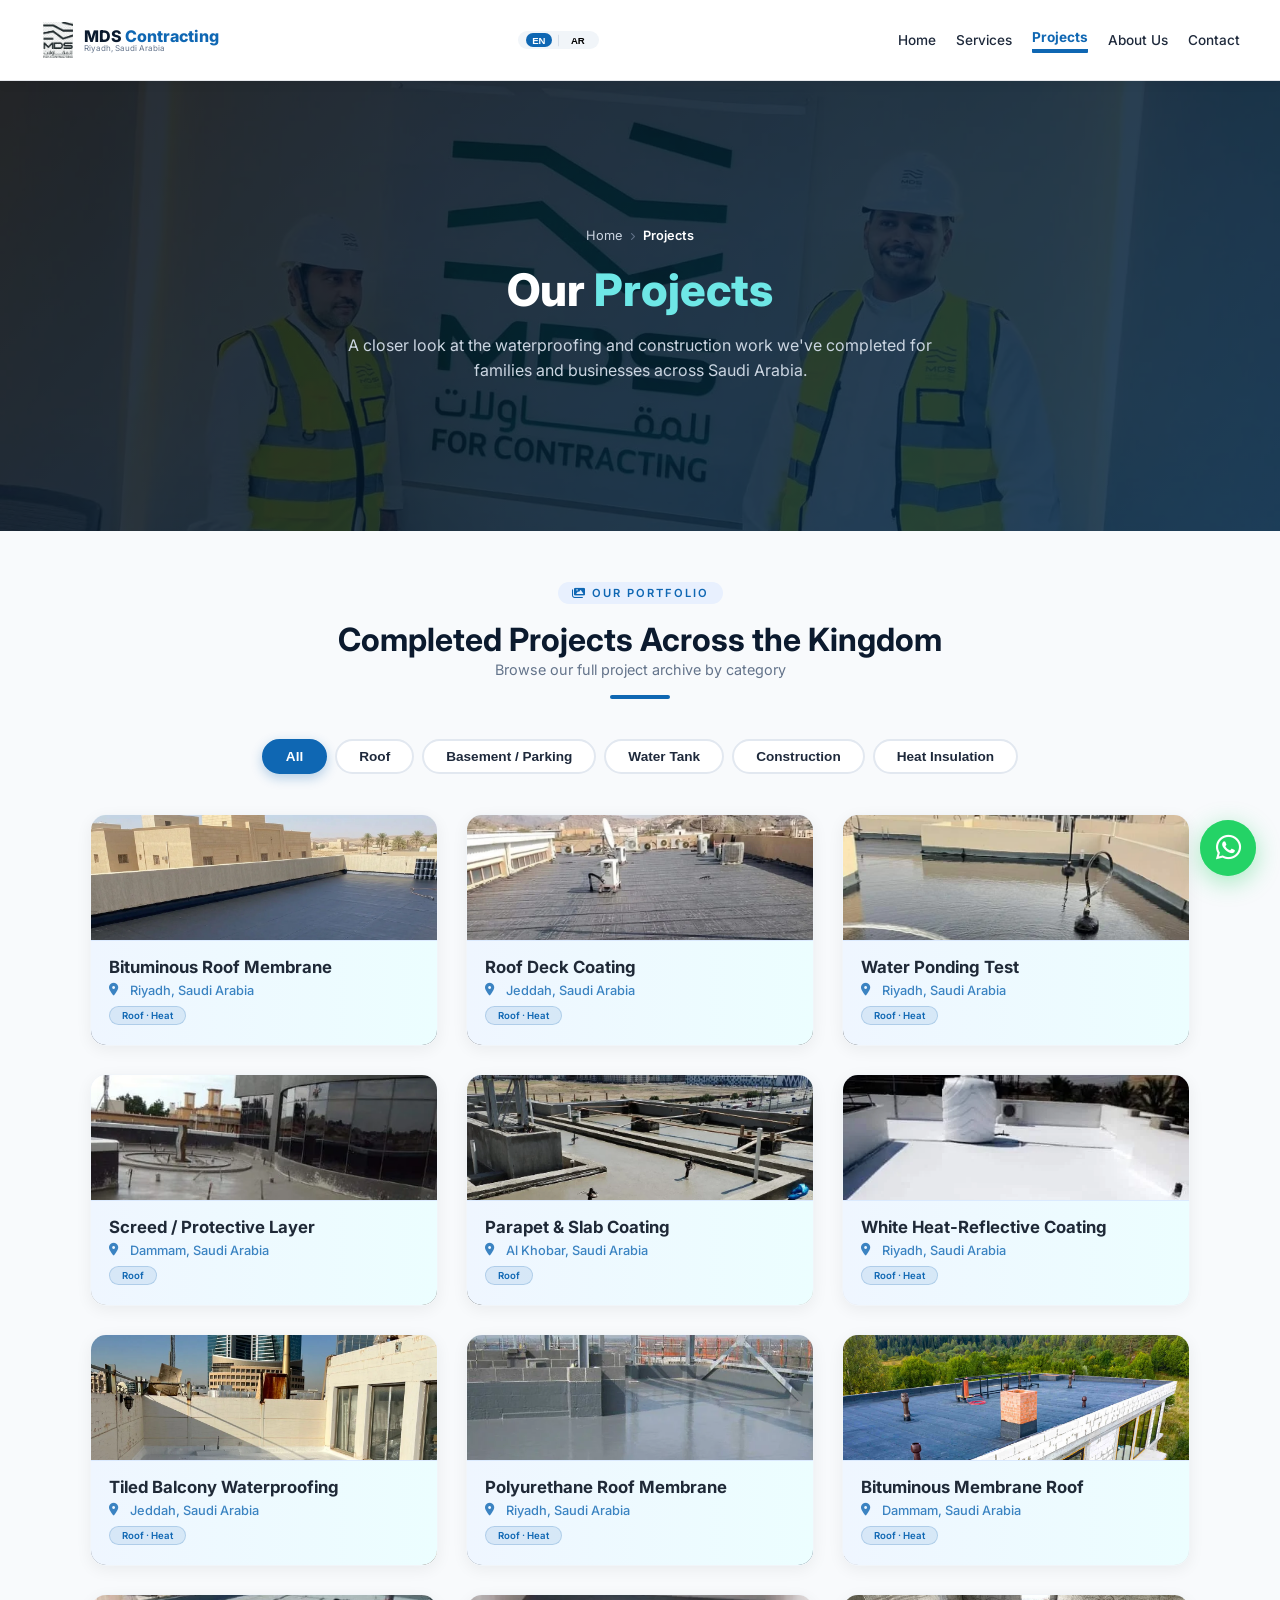
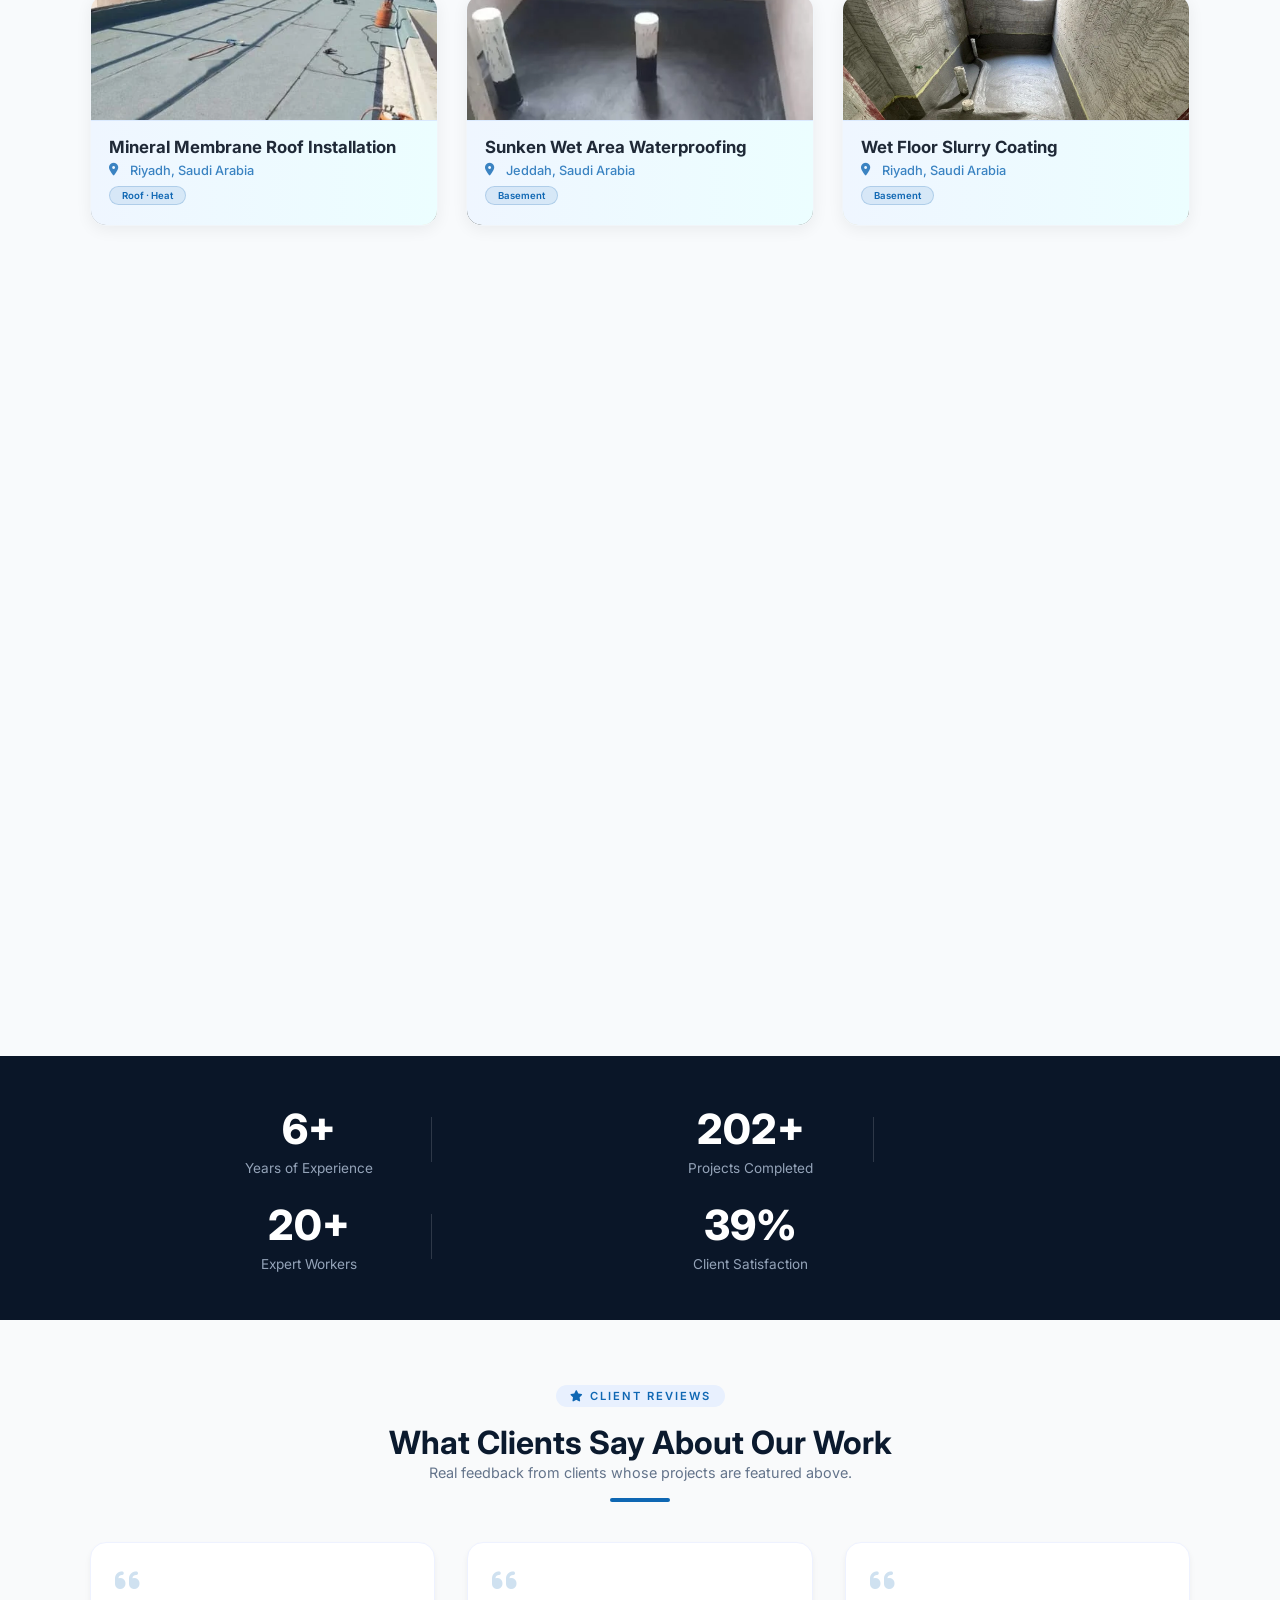
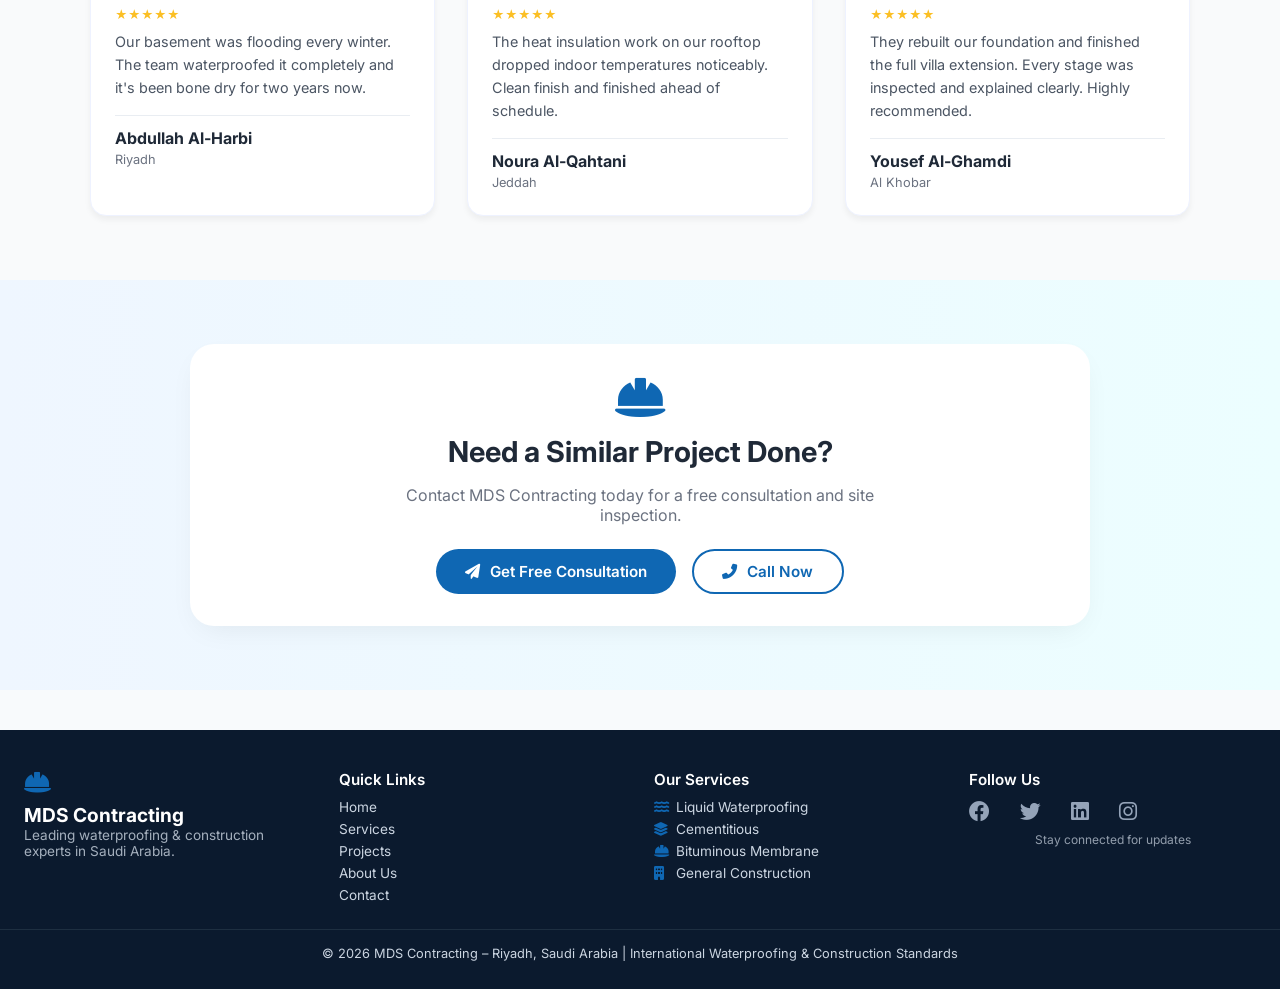
<file: projects.html>
<!DOCTYPE html>
<html lang="en">
<head>
  <meta charset="UTF-8">
  <meta name="viewport" content="width=device-width, initial-scale=1.0, viewport-fit=cover">
  <title>MDS Contracting | Our Projects - Waterproofing & Construction Portfolio</title>
  <link rel="stylesheet" href="style.css">
  <link href="https://fonts.googleapis.com/css2?family=Inter:opsz,wght@14..32,300;400;500;600;700;800&display=swap" rel="stylesheet">
  <link rel="stylesheet" href="https://cdnjs.cloudflare.com/ajax/libs/font-awesome/6.0.0-beta3/css/all.min.css">
  <style>
    /* ===== RESET & BASE ===== */
    * { margin: 0; padding: 0; box-sizing: border-box; }
    body { font-family: 'Inter', sans-serif; background: #f8fafc; color: #1e293b; }
    .container { max-width: 1280px; margin: 0 auto; padding: 0 24px; }
    .text-primary { color: #0f67b3; }

    /* ===== NAVBAR - FIXED ===== */
    .navbar {
      background: #ffffff;
      padding: 10px 16px;
      box-shadow: 0 2px 12px rgba(0,0,0,0.06);
      position: sticky;
      top: 0;
      z-index: 100;
      width: 100%;
      overflow: hidden;
    }
    .nav-container {
      display: flex;
      justify-content: space-between;
      align-items: center;
      max-width: 1280px;
      margin: 0 auto;
      gap: 8px;
      flex-wrap: nowrap;
    }
    .logo-area {
      display: flex;
      align-items: center;
      gap: 8px;
      flex-shrink: 0;
    }
    .logo-img {
      height: 36px;
      width: 36px;
      object-fit: contain;
      flex-shrink: 0;
    }
    .logo-text {
      font-size: 1rem;
      font-weight: 800;
      color: #0b1a2e;
      line-height: 1.1;
      white-space: nowrap;
    }
    .logo-text span { color: #0f67b3; }
    .logo-subtext {
      font-size: 0.5rem;
      color: #64748b;
      line-height: 1;
      white-space: nowrap;
    }
    .logo-area > div {
      display: flex;
      flex-direction: column;
      line-height: 1.1;
    }
    .lang-center {
      display: flex;
      align-items: center;
      gap: 0.3rem;
      background: #f1f5f9;
      padding: 0.15rem 0.5rem;
      border-radius: 2rem;
      flex-shrink: 0;
    }
    .lang-btn-center {
      background: transparent;
      border: none;
      padding: 0.1rem 0.4rem;
      border-radius: 1.2rem;
      cursor: pointer;
      font-size: 0.6rem;
      font-weight: 600;
      transition: all 0.3s;
    }
    .lang-btn-center.active { background: #0f67b3; color: white; }
    .lang-divider { color: #cbd5e1; font-size: 0.6rem; }
    .mobile-menu-btn {
      font-size: 1.2rem;
      color: #4b5563;
      cursor: pointer;
      display: none;
      flex-shrink: 0;
      padding: 4px;
    }
    .nav-links {
      display: flex;
      gap: 20px;
      align-items: center;
      flex-shrink: 0;
    }
    .nav-links a {
      text-decoration: none;
      color: #1e293b;
      font-weight: 500;
      font-size: 0.85rem;
      transition: 0.2s;
      white-space: nowrap;
    }
    .nav-links a:hover { color: #0f67b3; }
    .nav-links a.active {
      color: #0f67b3;
      font-weight: 700;
      border-bottom: 3px solid #0f67b3;
      padding-bottom: 4px;
    }
    .mobile-menu {
      display: none;
      flex-direction: column;
      padding: 0.5rem 0;
      gap: 0.3rem;
      width: 100%;
    }
    .mobile-menu.show { display: flex; }
    .mobile-nav-link {
      padding: 0.4rem 0.6rem;
      text-decoration: none;
      color: #4b5563;
      border-radius: 0.5rem;
      font-size: 0.8rem;
    }
    .mobile-nav-link.active {
      background-color: #e0f2fe;
      color: #0f67b3;
      font-weight: 600;
    }

    @media (max-width: 768px) {
      .nav-links { display: none; }
      .mobile-menu-btn { display: block; }
      .logo-img { height: 34px; width: 34px; }
      .logo-text { font-size: 0.9rem; }
      .logo-subtext { font-size: 0.48rem; }
      .lang-btn-center { font-size: 0.55rem; padding: 0.12rem 0.35rem; }
      .lang-center { padding: 0.15rem 0.45rem; gap: 0.25rem; }
      .nav-container { padding: 0; gap: 6px; }
      .navbar { padding: 14px 16px; }
    }

    @media (max-width: 480px) {
      .logo-img { height: 30px; width: 30px; }
      .logo-text { font-size: 0.8rem; }
      .logo-subtext { font-size: 0.42rem; }
      .lang-btn-center { font-size: 0.5rem; padding: 0.1rem 0.3rem; }
      .lang-center { padding: 0.12rem 0.35rem; gap: 0.2rem; }
      .mobile-menu-btn { font-size: 1.2rem; }
      .navbar { padding: 12px 12px; }
      .nav-container { gap: 4px; }
    }

    /* ===== PAGE HERO ===== */
    .page-hero-section {
      position: relative;
      width: 100%;
      min-height: 50vh;
      display: flex;
      align-items: center;
      justify-content: center;
      text-align: center;
      padding: 4rem 1rem;
      overflow: hidden;
      background: linear-gradient(135deg, #0A1628 0%, #0f67b3 100%);
    }
    .page-hero-overlay {
      position: absolute;
      inset: 0;
      background: rgba(0,0,0,0.5);
      z-index: 1;
    }
    .hero-bg-image {
      position: absolute;
      top: 0;
      left: 0;
      width: 100%;
      height: 100%;
      object-fit: cover;
      z-index: 0;
      opacity: 0.3;
    }
    .page-hero-content {
      position: relative;
      z-index: 2;
      max-width: 800px;
      margin: 0 auto;
      text-align: center;
    }
    .page-hero-title {
      font-size: 2.8rem;
      font-weight: 800;
      color: white;
      margin-bottom: 1rem;
      text-align: center;
    }
    .page-hero-title .hero-accent { color: #6ee7e6; }
    .page-hero-subtitle {
      font-size: 1rem;
      color: #cbd5e1;
      max-width: 600px;
      margin: 0 auto;
      text-align: center;
      line-height: 1.6;
    }
    .page-breadcrumb {
      display: flex;
      align-items: center;
      justify-content: center;
      gap: 0.5rem;
      margin-bottom: 1.2rem;
      font-size: 0.8rem;
      color: #cbd5e1;
      flex-wrap: wrap;
    }
    .page-breadcrumb a { color: #cbd5e1; text-decoration: none; transition: color 0.3s ease; }
    .page-breadcrumb a:hover { color: #6ee7e6; }
    .page-breadcrumb i.fa-chevron-right { font-size: 0.5rem; color: #64748b; }
    .page-breadcrumb .breadcrumb-current { color: white; font-weight: 600; }

    @media (max-width: 480px) {
      .page-hero-section { min-height: 35vh; padding: 2.5rem 1rem; }
      .page-hero-title { font-size: 1.8rem; }
      .page-hero-subtitle { font-size: 0.8rem; }
      .page-breadcrumb { font-size: 0.65rem; }
    }

    /* ===== SECTION HEADERS ===== */
    .section-header { text-align: center; margin-bottom: 40px; }
    .section-tag {
      display: inline-block;
      background: #e8f0fe;
      color: #0f67b3;
      font-weight: 600;
      font-size: 0.7rem;
      letter-spacing: 2px;
      padding: 4px 14px;
      border-radius: 30px;
      margin-bottom: 8px;
    }
    .section-title {
      font-size: 2rem;
      font-weight: 700;
      color: #0b1a2e;
    }
    .section-divider {
      width: 60px;
      height: 4px;
      background: #0f67b3;
      margin: 14px auto 0;
      border-radius: 4px;
    }
    .section-subtitle {
      color: #64748b;
      max-width: 600px;
      margin: 0 auto;
      font-size: 0.9rem;
      line-height: 1.5;
    }

    /* ===== FILTER BAR ===== */
    .filter-bar {
      display: flex;
      flex-wrap: wrap;
      justify-content: center;
      gap: 8px;
      margin-bottom: 40px;
    }
    .filter-btn {
      background: #ffffff;
      border: 2px solid #e2e8f0;
      padding: 8px 22px;
      border-radius: 40px;
      font-weight: 600;
      font-size: 0.85rem;
      cursor: pointer;
      transition: 0.25s;
      color: #1e293b;
    }
    .filter-btn:hover { border-color: #0f67b3; color: #0f67b3; }
    .filter-btn.active {
      background: #0f67b3;
      border-color: #0f67b3;
      color: #ffffff;
      box-shadow: 0 4px 12px rgba(15,103,179,0.3);
    }

    @media (max-width: 480px) {
      .filter-bar { gap: 5px; margin-bottom: 20px; }
      .filter-btn { padding: 5px 12px; font-size: 0.65rem; }
      .section-title { font-size: 1.4rem; }
      .section-subtitle { font-size: 0.75rem; padding: 0 10px; }
      .section-tag { font-size: 0.6rem; padding: 3px 10px; }
    }

    /* ===== PROJECTS GRID - 3 COLUMNS DESKTOP ===== */
    .projects-grid {
      display: grid;
      grid-template-columns: repeat(3, 1fr);
      gap: 28px;
      max-width: 1100px;
      margin: 0 auto;
    }

    .project-card {
      background: #ffffff;
      border-radius: 16px;
      overflow: hidden;
      box-shadow: 0 4px 16px rgba(0,0,0,0.06);
      transition: 0.35s;
      border: 1px solid #f1f5f9;
      display: flex;
      flex-direction: column;
    }
    .project-card:hover {
      transform: translateY(-6px);
      box-shadow: 0 12px 32px rgba(0,0,0,0.10);
      border-color: #0f67b3;
    }

    .project-card .project-img {
      width: 100%;
      height: 230px;
      object-fit: cover;
      display: block;
      background: #e2e8f0;
    }

    /* ===== DESKTOP PROJECT OVERLAY - LIGHT BLUE (MATCHES CTA SECTION) ===== */
    .project-overlay {
      padding: 16px 18px 20px;
      flex: 1;
      display: flex;
      flex-direction: column;
      background: linear-gradient(to right, #eff6ff, #ecfeff);
      border-top: 1px solid #dbeafe;
    }

    .project-title {
      font-weight: 700;
      font-size: 1.05rem;
      color: #1f2937;
      margin-bottom: 4px;
    }

    .project-location {
      color: #0f67b3;
      font-size: 0.8rem;
      margin-top: 2px;
      font-weight: 500;
    }
    .project-location i {
      color: #0f67b3;
      margin-right: 6px;
    }

    .project-tag {
      display: inline-block;
      background: rgba(15,103,179,0.1);
      color: #0f67b3;
      font-size: 0.6rem;
      font-weight: 600;
      padding: 3px 12px;
      border-radius: 20px;
      margin-top: 8px;
      align-self: flex-start;
      border: 1px solid rgba(15,103,179,0.2);
    }

    /* ============================================================ */
    /* ===== MOBILE - TALLER CARDS, LESS WHITE SPACE ===== */
    /* ============================================================ */
    @media (max-width: 768px) {
      .projects-grid {
        grid-template-columns: 1fr;
        gap: 20px;
        width: 100%;
        max-width: 480px;
        margin: 0 auto;
        padding: 0 16px;
      }

      .project-card {
        max-width: none;
        margin: 0;
        width: 100%;
        border-radius: 14px;
      }

      .project-card .project-img {
        height: 280px;
        width: 100%;
        object-fit: cover;
      }

      .project-overlay {
        padding: 10px 14px 12px;
        display: flex;
        flex-direction: column;
        justify-content: center;
        background: linear-gradient(to right, #eff6ff, #ecfeff);
        border-top: 1px solid #dbeafe;
      }

      .project-title {
        font-size: 0.95rem;
        font-weight: 700;
        color: #1f2937;
        margin-bottom: 2px;
        line-height: 1.2;
      }

      .project-location {
        font-size: 0.7rem;
        color: #0f67b3;
        margin-top: 1px;
        font-weight: 500;
      }
      .project-location i { color: #0f67b3; }

      .project-tag {
        font-size: 0.55rem;
        padding: 2px 10px;
        margin-top: 4px;
        background: rgba(15,103,179,0.1);
        color: #0f67b3;
        border: 1px solid rgba(15,103,179,0.2);
      }
    }

    @media (max-width: 480px) {
      .projects-grid {
        width: 100%;
        padding: 0 12px;
        gap: 16px;
      }

      .project-card {
        border-radius: 12px;
      }

      .project-card .project-img {
        height: 240px;
      }

      .project-overlay {
        padding: 8px 12px 10px;
      }

      .project-title {
        font-size: 0.85rem;
        margin-bottom: 1px;
      }

      .project-location {
        font-size: 0.65rem;
        margin-top: 1px;
      }

      .project-tag {
        font-size: 0.5rem;
        padding: 2px 8px;
        margin-top: 3px;
      }
    }

    @media (max-width: 380px) {
      .projects-grid {
        width: 100%;
        padding: 0 10px;
        gap: 14px;
      }

      .project-card {
        border-radius: 10px;
      }

      .project-card .project-img {
        height: 210px;
      }

      .project-overlay {
        padding: 6px 10px 8px;
      }

      .project-title {
        font-size: 0.75rem;
        margin-bottom: 1px;
        line-height: 1.1;
      }

      .project-location {
        font-size: 0.6rem;
        margin-top: 0px;
      }

      .project-tag {
        font-size: 0.45rem;
        padding: 1px 6px;
        margin-top: 2px;
      }
    }

    /* ===== STATS COUNTER - CENTERED WITH GAPS ===== */
    .section-stats-counter {
      background: #0A1628;
      padding: 3rem 1rem;
    }
    .stats-counter-grid {
      display: grid;
      grid-template-columns: repeat(4, 1fr);
      gap: 1.5rem;
      text-align: center;
      max-width: 900px;
      margin: 0 auto;
      padding: 0 20px;
    }
    .stat-counter-item { text-align: center; }
    .stat-counter-number {
      font-size: 2.6rem;
      font-weight: 800;
      color: white;
      text-align: center;
    }
    .stat-counter-label {
      color: #94a3b8;
      margin-top: 0.4rem;
      text-align: center;
      font-size: 0.85rem;
    }
    .stat-divider-vertical {
      display: block;
      width: 1px;
      height: 45px;
      background: rgba(255,255,255,0.15);
      align-self: center;
    }

    @media (max-width: 768px) {
      .stats-counter-grid {
        grid-template-columns: repeat(2, 1fr);
        gap: 1.5rem;
        max-width: 500px;
        padding: 0 10px;
      }
      .stat-divider-vertical { display: none; }
      .stat-counter-number { font-size: 2rem; }
      .stat-counter-label { font-size: 0.7rem; }
      .section-stats-counter { padding: 2rem 0.8rem; }
    }

    @media (max-width: 480px) {
      .stats-counter-grid { gap: 1rem; max-width: 320px; padding: 0 8px; }
      .stat-counter-number { font-size: 1.6rem; }
      .stat-counter-label { font-size: 0.6rem; margin-top: 0.2rem; }
      .section-stats-counter { padding: 1.5rem 0.5rem; }
    }

    /* ===== TESTIMONIALS ===== */
    .section-testimonials {
      background: #f9fafb;
      padding: 4rem 1rem;
    }
    .testimonials-grid {
      display: grid;
      grid-template-columns: repeat(3, 1fr);
      gap: 2rem;
      max-width: 1100px;
      margin: 0 auto;
    }
    .testimonial-card-page {
      background: white;
      padding: 1.5rem;
      border-radius: 1rem;
      box-shadow: 0 4px 6px rgba(0,0,0,0.05);
      transition: all 0.3s ease;
      border: 1px solid #eef2ff;
    }
    .testimonial-card-page:hover {
      transform: translateY(-5px);
      border-color: #0f67b3;
      box-shadow: 0 12px 24px rgba(15,103,179,0.1);
    }
    .testimonial-card-page .quote-icon {
      font-size: 1.75rem;
      color: rgba(15,103,179,0.2);
      margin-bottom: 0.5rem;
    }
    .testimonial-card-page .stars { color: #fbbf24; margin: 0.25rem 0 0.5rem; }
    .testimonial-text {
      color: #4b5563;
      font-size: 0.9rem;
      line-height: 1.6;
      text-align: left;
    }
    .testimonial-author {
      margin-top: 1rem;
      border-top: 1px solid #e9edf2;
      padding-top: 0.75rem;
    }
    .testimonial-author strong { display: block; color: #1f2937; }
    .testimonial-author span { font-size: 0.8rem; color: #6b7280; }

    @media (max-width: 768px) {
      .testimonials-grid { grid-template-columns: 1fr; gap: 1rem; max-width: 400px; }
      .testimonial-card-page { padding: 1rem; }
      .testimonial-text { font-size: 0.8rem; }
    }

    /* ===== CTA ===== */
    .section-gradient {
      padding: 4rem 1rem;
      background: linear-gradient(to right, #eff6ff, #ecfeff);
    }
    .cta-section {
      text-align: center;
      padding: 2rem;
      background: white;
      border-radius: 1.5rem;
      box-shadow: 0 10px 30px -10px rgba(0,0,0,0.08);
      max-width: 900px;
      margin: 0 auto;
    }
    .cta-section h2 { font-size: 1.8rem; font-weight: 700; color: #1f2937; }
    .cta-section p { color: #6b7280; max-width: 500px; margin: 1rem auto; }
    .hero-buttons {
      display: flex;
      flex-wrap: wrap;
      gap: 1rem;
      justify-content: center;
      margin-top: 1.5rem;
    }
    .btn-primary {
      background: #0f67b3;
      color: white;
      padding: 14px 36px;
      border-radius: 40px;
      text-decoration: none;
      font-weight: 600;
      display: inline-flex;
      align-items: center;
      gap: 10px;
      transition: 0.25s;
      border: none;
      cursor: pointer;
    }
    .btn-primary:hover { background: #0a4f8a; transform: translateY(-2px); box-shadow: 0 8px 20px rgba(15,103,179,0.3); }
    .btn-outline {
      background: transparent;
      border: 2px solid #0f67b3;
      color: #0f67b3;
      padding: 12px 32px;
      border-radius: 40px;
      text-decoration: none;
      font-weight: 600;
      display: inline-flex;
      align-items: center;
      gap: 10px;
      transition: 0.25s;
    }
    .btn-outline:hover { background: #0f67b3; color: white; }

    @media (max-width: 480px) {
      .cta-section { padding: 1rem; }
      .cta-section h2 { font-size: 1.2rem; }
      .cta-section p { font-size: 0.8rem; }
      .btn-primary, .btn-outline { padding: 10px 20px; font-size: 0.85rem; }
      .section-gradient { padding: 2rem 0.8rem; }
    }

    /* ===== FOOTER ===== */
    .footer { background: #0b1a2e; color: #cbd5e1; padding: 40px 0 28px; margin-top: 40px; }
    .footer-container {
      display: grid;
      grid-template-columns: repeat(auto-fit, minmax(180px, 1fr));
      gap: 28px;
      max-width: 1280px;
      margin: 0 auto;
      padding: 0 24px;
    }
    .footer-title { color: white; font-weight: 700; font-size: 1.2rem; }
    .footer-heading { color: white; font-weight: 600; margin-bottom: 10px; font-size: 0.95rem; }
    .footer-links { list-style: none; }
    .footer-links li { margin-bottom: 6px; font-size: 0.85rem; }
    .footer-links a { color: #cbd5e1; text-decoration: none; transition: 0.2s; }
    .footer-links a:hover { color: white; }
    .social-icons a { color: #94a3b8; margin-right: 14px; font-size: 1.3rem; transition: 0.2s; }
    .social-icons a:hover { color: white; }
    .footer-bottom {
      border-top: 1px solid #1e2f41;
      padding-top: 20px;
      text-align: center;
      font-size: 0.8rem;
      max-width: 1280px;
      margin: 20px auto 0;
      padding: 16px 24px 0;
    }

    @media (max-width: 480px) {
      .footer { padding: 24px 0 16px; }
      .footer-container { gap: 16px; padding: 0 16px; grid-template-columns: 1fr 1fr; }
      .footer-title { font-size: 0.9rem; text-align: center; }
      .footer-text { font-size: 0.65rem; text-align: center; }
      .footer-heading { font-size: 0.75rem; text-align: center; }
      .footer-links li { font-size: 0.65rem; text-align: center; }
      .social-icons { justify-content: center; }
      .footer-bottom { font-size: 0.55rem; padding: 12px 16px 0; }
    }

    /* ===== WHATSAPP FLOATING ===== */
    .floating-whatsapp {
      position: fixed;
      bottom: 24px;
      right: 24px;
      background: #25D366;
      color: white;
      width: 56px;
      height: 56px;
      border-radius: 50%;
      display: flex;
      align-items: center;
      justify-content: center;
      font-size: 1.8rem;
      box-shadow: 0 6px 24px rgba(37,211,102,0.4);
      z-index: 999;
      text-decoration: none;
    }
    .floating-whatsapp:hover { transform: scale(1.05); }
    .pulse-ring {
      position: absolute;
      width: 100%;
      height: 100%;
      border-radius: 50%;
      background: #25D366;
      opacity: 0.4;
      animation: pulse 2s infinite;
    }
    @keyframes pulse {
      0% { transform: scale(1); opacity: 0.5; }
      100% { transform: scale(1.5); opacity: 0; }
    }
    .tooltip {
      position: absolute;
      right: 68px;
      background: #1f2937;
      color: white;
      padding: 4px 12px;
      border-radius: 30px;
      font-size: 0.7rem;
      white-space: nowrap;
      opacity: 0;
      visibility: hidden;
      transition: 0.2s;
    }
    .floating-whatsapp:hover .tooltip { opacity: 1; visibility: visible; }

    @media (max-width: 480px) {
      .floating-whatsapp { width: 44px; height: 44px; font-size: 1.3rem; bottom: 14px; right: 14px; }
      .tooltip { display: none; }
    }

    /* ===== ANIMATIONS ===== */
    .slide-left-card {
      opacity: 0;
      transform: translateX(-50px);
      transition: all 0.7s ease-out;
    }
    .slide-left-card.animate-in {
      opacity: 1;
      transform: translateX(0);
    }
  </style>
</head>
<body>

  <!-- ===== NAVBAR - FIXED ===== -->
  <nav class="navbar" id="navbar">
    <div class="nav-container">
      <div class="logo-area">
        <img src="images/other/mds logo.webp" alt="MDS Logo" class="logo-img" onerror="this.src='https://placehold.co/200x200/0f67b3/white?text=MDS'">
        <div>
          <h1 class="logo-text">MDS <span>Contracting</span></h1>
          <p class="logo-subtext">Riyadh, Saudi Arabia</p>
        </div>
      </div>
      <div class="lang-center">
        <button class="lang-btn-center active" data-lang="en">EN</button>
        <span class="lang-divider">|</span>
        <button class="lang-btn-center" data-lang="ar">AR</button>
      </div>
      <div class="mobile-menu-btn" onclick="document.getElementById('mobile-menu').classList.toggle('show')">
        <i class="fas fa-bars"></i>
      </div>
      <div class="nav-links">
        <a href="index.html" class="nav-link" data-en="Home" data-ar="الرئيسية">Home</a>
        <a href="services.html" class="nav-link" data-en="Services" data-ar="الخدمات">Services</a>
        <a href="projects.html" class="nav-link active" data-en="Projects" data-ar="مشاريعنا">Projects</a>
        <a href="about.html" class="nav-link" data-en="About Us" data-ar="من نحن">About Us</a>
        <a href="contact.html" class="nav-link" data-en="Contact" data-ar="اتصل بنا">Contact</a>
      </div>
    </div>
    <div id="mobile-menu" class="mobile-menu">
      <a href="index.html" class="mobile-nav-link" data-en="Home" data-ar="الرئيسية">Home</a>
      <a href="services.html" class="mobile-nav-link" data-en="Services" data-ar="الخدمات">Services</a>
      <a href="projects.html" class="mobile-nav-link active" data-en="Projects" data-ar="مشاريعنا">Projects</a>
      <a href="about.html" class="mobile-nav-link" data-en="About Us" data-ar="من نحن">About Us</a>
      <a href="contact.html" class="mobile-nav-link" data-en="Contact" data-ar="اتصل بنا">Contact</a>
    </div>
  </nav>

  <main>

    <!-- ===== HERO ===== -->
    <section class="page-hero-section">
      <img src="images/other/mds background.webp" alt="MDS Contracting Projects" class="hero-bg-image" onerror="this.style.display='none'">
      <div class="page-hero-overlay"></div>
      <div class="page-hero-content">
        <nav class="page-breadcrumb">
          <a href="index.html" data-en="Home" data-ar="الرئيسية">Home</a>
          <i class="fas fa-chevron-right"></i>
          <span class="breadcrumb-current" data-en="Projects" data-ar="مشاريعنا">Projects</span>
        </nav>
        <h1 class="page-hero-title"><span data-en="Our" data-ar="أعمالنا">Our</span> <span class="hero-accent" data-en="Projects" data-ar="ومشاريعنا">Projects</span></h1>
        <p class="page-hero-subtitle" data-en="A closer look at the waterproofing and construction work we've completed for families and businesses across Saudi Arabia." data-ar="نظرة عن قرب على أعمال العزل المائي والبناء التي أنجزناها للعائلات والشركات في جميع أنحاء المملكة العربية السعودية.">A closer look at the waterproofing and construction work we've completed for families and businesses across Saudi Arabia.</p>
      </div>
    </section>

    <!-- ===== PROJECTS WITH FILTER ===== -->
    <section class="section-projects" id="projects" style="padding: 50px 0;">
      <div class="container">
        <div class="section-header">
          <span class="section-tag"><i class="fas fa-images"></i> <span data-en="OUR PORTFOLIO" data-ar="أعمالنا">OUR PORTFOLIO</span></span>
          <h2 class="section-title" data-en="Completed Projects Across the Kingdom" data-ar="مشاريع منجزة في جميع أنحاء المملكة">Completed Projects Across the Kingdom</h2>
          <p class="section-subtitle" data-en="Browse our full project archive by category" data-ar="تصفح أرشيف مشاريعنا الكامل حسب الفئة">Browse our full project archive by category</p>
          <div class="section-divider"></div>
        </div>

        <!-- FILTER BAR -->
        <div class="filter-bar">
          <button class="filter-btn active" data-filter="all" data-en="All" data-ar="الكل">All</button>
          <button class="filter-btn" data-filter="roof" data-en="Roof" data-ar="السقف">Roof</button>
          <button class="filter-btn" data-filter="basement" data-en="Basement / Parking" data-ar="القبو/المواقف">Basement / Parking</button>
          <button class="filter-btn" data-filter="water-tank" data-en="Water Tank" data-ar="خزان المياه">Water Tank</button>
          <button class="filter-btn" data-filter="construction" data-en="Construction" data-ar="البناء">Construction</button>
          <button class="filter-btn" data-filter="heat" data-en="Heat Insulation" data-ar="العزل الحراري">Heat Insulation</button>
        </div>

        <!-- PROJECTS GRID - 20 PROJECTS -->
        <div class="projects-grid" id="projectsGrid">

          <!-- ===== SET 1: ROOF + HEAT (5 projects) ===== -->
          <div class="project-card slide-left-card" data-category="roof heat">
            <img src="images/after/Bituminous Membrane After.webp" alt="Bituminous Roof Membrane" class="project-img" onerror="this.src='https://placehold.co/600x400/0f67b3/white?text=Roof'">
            <div class="project-overlay">
              <h3 class="project-title" data-en="Bituminous Roof Membrane" data-ar="غشاء سقف بيتوميني">Bituminous Roof Membrane</h3>
              <p class="project-location"><i class="fas fa-map-marker-alt"></i> Riyadh, Saudi Arabia</p>
              <span class="project-tag">Roof · Heat</span>
            </div>
          </div>

          <div class="project-card slide-left-card" data-category="roof heat">
            <img src="images/after/Bituminous project 02 after.webp" alt="Roof Deck Coating" class="project-img" onerror="this.src='https://placehold.co/600x400/0f67b3/white?text=Roof'">
            <div class="project-overlay">
              <h3 class="project-title" data-en="Roof Deck Coating" data-ar="طلاء سطح السقف">Roof Deck Coating</h3>
              <p class="project-location"><i class="fas fa-map-marker-alt"></i> Jeddah, Saudi Arabia</p>
              <span class="project-tag">Roof · Heat</span>
            </div>
          </div>

          <div class="project-card slide-left-card" data-category="roof heat">
            <img src="images/after/Bituminous project 04 after.webp" alt="Water Ponding Test" class="project-img" onerror="this.src='https://placehold.co/600x400/0f67b3/white?text=Roof'">
            <div class="project-overlay">
              <h3 class="project-title" data-en="Water Ponding Test" data-ar="اختبار تجمع المياه">Water Ponding Test</h3>
              <p class="project-location"><i class="fas fa-map-marker-alt"></i> Riyadh, Saudi Arabia</p>
              <span class="project-tag">Roof · Heat</span>
            </div>
          </div>

          <div class="project-card slide-left-card" data-category="roof">
            <img src="images/after/Cementinous waterproofing project 01 after.webp" alt="Screed Layer" class="project-img" onerror="this.src='https://placehold.co/600x400/0f67b3/white?text=Roof'">
            <div class="project-overlay">
              <h3 class="project-title" data-en="Screed / Protective Layer" data-ar="طبقة التسوية / الحماية">Screed / Protective Layer</h3>
              <p class="project-location"><i class="fas fa-map-marker-alt"></i> Dammam, Saudi Arabia</p>
              <span class="project-tag">Roof</span>
            </div>
          </div>

          <div class="project-card slide-left-card" data-category="roof">
            <img src="images/after/Cementinous waterproofing project 02 after.webp" alt="Parapet Coating" class="project-img" onerror="this.src='https://placehold.co/600x400/0f67b3/white?text=Roof'">
            <div class="project-overlay">
              <h3 class="project-title" data-en="Parapet & Slab Coating" data-ar="طلاء الحاجز والبلاطة">Parapet & Slab Coating</h3>
              <p class="project-location"><i class="fas fa-map-marker-alt"></i> Al Khobar, Saudi Arabia</p>
              <span class="project-tag">Roof</span>
            </div>
          </div>

          <!-- ===== SET 2: ROOF + HEAT (5 new projects) ===== -->
          <div class="project-card slide-left-card" data-category="roof heat">
            <img src="images/after/Liquid Waterpoofing project 04 after.webp" alt="White Reflective Coating" class="project-img" onerror="this.src='https://placehold.co/600x400/0f67b3/white?text=Roof'">
            <div class="project-overlay">
              <h3 class="project-title" data-en="White Heat-Reflective Coating" data-ar="طلاء عاكس للحرارة الأبيض">White Heat-Reflective Coating</h3>
              <p class="project-location"><i class="fas fa-map-marker-alt"></i> Riyadh, Saudi Arabia</p>
              <span class="project-tag">Roof · Heat</span>
            </div>
          </div>

          <div class="project-card slide-left-card" data-category="roof heat">
            <img src="images/after/Liquid Waterproofing project 01 after.webp" alt="Tiled Balcony Coating" class="project-img" onerror="this.src='https://placehold.co/600x400/0f67b3/white?text=Roof'">
            <div class="project-overlay">
              <h3 class="project-title" data-en="Tiled Balcony Waterproofing" data-ar="عزل شرفة مبلطة">Tiled Balcony Waterproofing</h3>
              <p class="project-location"><i class="fas fa-map-marker-alt"></i> Jeddah, Saudi Arabia</p>
              <span class="project-tag">Roof · Heat</span>
            </div>
          </div>

          <div class="project-card slide-left-card" data-category="roof heat">
            <img src="images/after/polyurethane project 01 after.webp" alt="Polyurethane Roof Deck" class="project-img" onerror="this.src='https://placehold.co/600x400/0f67b3/white?text=Roof'">
            <div class="project-overlay">
              <h3 class="project-title" data-en="Polyurethane Roof Membrane" data-ar="غشاء سقف البولي يوريثين">Polyurethane Roof Membrane</h3>
              <p class="project-location"><i class="fas fa-map-marker-alt"></i> Riyadh, Saudi Arabia</p>
              <span class="project-tag">Roof · Heat</span>
            </div>
          </div>

          <div class="project-card slide-left-card" data-category="roof heat">
            <img src="images/after/polyurethene project 02 after.webp" alt="Bituminous Membrane Roof" class="project-img" onerror="this.src='https://placehold.co/600x400/0f67b3/white?text=Roof'">
            <div class="project-overlay">
              <h3 class="project-title" data-en="Bituminous Membrane Roof" data-ar="سقف غشاء بيتوميني">Bituminous Membrane Roof</h3>
              <p class="project-location"><i class="fas fa-map-marker-alt"></i> Dammam, Saudi Arabia</p>
              <span class="project-tag">Roof · Heat</span>
            </div>
          </div>

          <div class="project-card slide-left-card" data-category="roof heat">
            <img src="images/after/polyurethene project 03 after.webp" alt="Mineral Membrane Installation" class="project-img" onerror="this.src='https://placehold.co/600x400/0f67b3/white?text=Roof'">
            <div class="project-overlay">
              <h3 class="project-title" data-en="Mineral Membrane Roof Installation" data-ar="تركيب غشاء معدني للسقف">Mineral Membrane Roof Installation</h3>
              <p class="project-location"><i class="fas fa-map-marker-alt"></i> Riyadh, Saudi Arabia</p>
              <span class="project-tag">Roof · Heat</span>
            </div>
          </div>

          <!-- ===== SET 1: BASEMENT / PARKING (2 projects) ===== -->
          <div class="project-card slide-left-card" data-category="basement">
            <img src="images/after/Bituminous project 03 after.webp" alt="Sunken Wet Area" class="project-img" onerror="this.src='https://placehold.co/600x400/0f67b3/white?text=Basement'">
            <div class="project-overlay">
              <h3 class="project-title" data-en="Sunken Wet Area Waterproofing" data-ar="عزل المنطقة الرطبة الغائرة">Sunken Wet Area Waterproofing</h3>
              <p class="project-location"><i class="fas fa-map-marker-alt"></i> Jeddah, Saudi Arabia</p>
              <span class="project-tag">Basement</span>
            </div>
          </div>

          <div class="project-card slide-left-card" data-category="basement">
            <img src="images/after/Cementinous waterproofing project 03 after.webp" alt="Wet Floor Slurry" class="project-img" onerror="this.src='https://placehold.co/600x400/0f67b3/white?text=Basement'">
            <div class="project-overlay">
              <h3 class="project-title" data-en="Wet Floor Slurry Coating" data-ar="طلاء الملاط للأرضية الرطبة">Wet Floor Slurry Coating</h3>
              <p class="project-location"><i class="fas fa-map-marker-alt"></i> Riyadh, Saudi Arabia</p>
              <span class="project-tag">Basement</span>
            </div>
          </div>

          <!-- ===== SET 2: BASEMENT / PARKING (2 new projects) ===== -->
          <div class="project-card slide-left-card" data-category="basement">
            <img src="images/after/Polyurethene project 04 after.webp" alt="Basement Parking Floor" class="project-img" onerror="this.src='https://placehold.co/600x400/0f67b3/white?text=Basement'">
            <div class="project-overlay">
              <h3 class="project-title" data-en="Basement Parking Waterproofing" data-ar="عزل مواقف القبو">Basement Parking Waterproofing</h3>
              <p class="project-location"><i class="fas fa-map-marker-alt"></i> Riyadh, Saudi Arabia</p>
              <span class="project-tag">Basement</span>
            </div>
          </div>

          <div class="project-card slide-left-card" data-category="basement">
            <img src="images/after/liquid waterproofing project 02 after.webp" alt="Warehouse Floor Coating" class="project-img" onerror="this.src='https://placehold.co/600x400/0f67b3/white?text=Basement'">
            <div class="project-overlay">
              <h3 class="project-title" data-en="Heavy-Duty Floor Coating" data-ar="طلاء أرضيات الخدمات الشاقة">Heavy-Duty Floor Coating</h3>
              <p class="project-location"><i class="fas fa-map-marker-alt"></i> Jeddah, Saudi Arabia</p>
              <span class="project-tag">Basement</span>
            </div>
          </div>

          <!-- ===== SET 1: WATER TANK (1 project) ===== -->
          <div class="project-card slide-left-card" data-category="water-tank">
            <img src="images/after/Cementinous waterproofing project 04 after.webp" alt="Pool / Tank Lining" class="project-img" onerror="this.src='https://placehold.co/600x400/0f67b3/white?text=Water+Tank'">
            <div class="project-overlay">
              <h3 class="project-title" data-en="Swimming Pool / Tank Lining" data-ar="بطانة المسبح / الخزان">Swimming Pool / Tank Lining</h3>
              <p class="project-location"><i class="fas fa-map-marker-alt"></i> Riyadh, Saudi Arabia</p>
              <span class="project-tag">Water Tank</span>
            </div>
          </div>

          <!-- ===== SET 2: WATER TANK (1 new project) ===== -->
          <div class="project-card slide-left-card" data-category="water-tank">
            <img src="images/after/Liquid waterproofing project 03 after.webp" alt="Water Tank Blue Lining" class="project-img" onerror="this.src='https://placehold.co/600x400/0f67b3/white?text=Water+Tank'">
            <div class="project-overlay">
              <h3 class="project-title" data-en="Water Tank Blue Lining" data-ar="بطانة خزان المياه الزرقاء">Water Tank Blue Lining</h3>
              <p class="project-location"><i class="fas fa-map-marker-alt"></i> Riyadh, Saudi Arabia</p>
              <span class="project-tag">Water Tank</span>
            </div>
          </div>

          <!-- ===== SET 1: CONSTRUCTION (2 projects) ===== -->
          <div class="project-card slide-left-card" data-category="construction">
            <img src="images/after/concrete Foundation project 01 after.webp" alt="Rebar Foundation" class="project-img" onerror="this.src='https://placehold.co/600x400/0f67b3/white?text=Construction'">
            <div class="project-overlay">
              <h3 class="project-title" data-en="Rebar & Lean Concrete Foundation" data-ar="حديد التسليح وأساسات الخرسانة العادية">Rebar & Lean Concrete Foundation</h3>
              <p class="project-location"><i class="fas fa-map-marker-alt"></i> Riyadh, Saudi Arabia</p>
              <span class="project-tag">Construction</span>
            </div>
          </div>

          <div class="project-card slide-left-card" data-category="construction">
            <img src="images/after/Concrete foundation project 02 after.webp" alt="Column Footings" class="project-img" onerror="this.src='https://placehold.co/600x400/0f67b3/white?text=Construction'">
            <div class="project-overlay">
              <h3 class="project-title" data-en="Column Footings & Retaining Walls" data-ar="قواعد الأعمدة والجدران الاستنادية">Column Footings & Retaining Walls</h3>
              <p class="project-location"><i class="fas fa-map-marker-alt"></i> Jeddah, Saudi Arabia</p>
              <span class="project-tag">Construction</span>
            </div>
          </div>

          <!-- ===== SET 2: CONSTRUCTION (2 new projects) ===== -->
          <div class="project-card slide-left-card" data-category="construction">
            <img src="images/after/General construction project 01 after.webp" alt="Commercial Tower" class="project-img" onerror="this.src='https://placehold.co/600x400/0f67b3/white?text=Construction'">
            <div class="project-overlay">
              <h3 class="project-title" data-en="Commercial Tower Construction" data-ar="بناء البرج التجاري">Commercial Tower Construction</h3>
              <p class="project-location"><i class="fas fa-map-marker-alt"></i> Riyadh, Saudi Arabia</p>
              <span class="project-tag">Construction</span>
            </div>
          </div>

          <div class="project-card slide-left-card" data-category="construction">
            <img src="images/after/General construction project 02 after.webp" alt="Residential Frame" class="project-img" onerror="this.src='https://placehold.co/600x400/0f67b3/white?text=Construction'">
            <div class="project-overlay">
              <h3 class="project-title" data-en="Residential Concrete Frame Structure" data-ar="هيكل خرساني سكني">Residential Concrete Frame Structure</h3>
              <p class="project-location"><i class="fas fa-map-marker-alt"></i> Jeddah, Saudi Arabia</p>
              <span class="project-tag">Construction</span>
            </div>
          </div>

        </div>
      </div>
    </section>

    <!-- ===== STATS COUNTER - CENTERED WITH GAPS ===== -->
    <section class="section-stats-counter" id="projectsStatsSection">
      <div class="container">
        <div class="stats-counter-grid">
          <div class="stat-counter-item">
            <div class="stat-counter-number" id="projStatYears">0</div>
            <p class="stat-counter-label" data-en="Years of Experience" data-ar="سنوات الخبرة">Years of Experience</p>
          </div>
          <div class="stat-divider-vertical"></div>
          <div class="stat-counter-item">
            <div class="stat-counter-number" id="projStatProjects">0</div>
            <p class="stat-counter-label" data-en="Projects Completed" data-ar="المشاريع المنجزة">Projects Completed</p>
          </div>
          <div class="stat-divider-vertical"></div>
          <div class="stat-counter-item">
            <div class="stat-counter-number" id="projStatWorkers">0</div>
            <p class="stat-counter-label" data-en="Expert Workers" data-ar="عمال خبراء">Expert Workers</p>
          </div>
          <div class="stat-divider-vertical"></div>
          <div class="stat-counter-item">
            <div class="stat-counter-number" id="projStatSatisfaction">0</div>
            <p class="stat-counter-label" data-en="Client Satisfaction" data-ar="رضا العملاء">Client Satisfaction</p>
          </div>
        </div>
      </div>
    </section>

    <!-- ===== TESTIMONIALS ===== -->
    <section class="section-testimonials">
      <div class="container">
        <div class="section-header">
          <span class="section-tag"><i class="fas fa-star"></i> <span data-en="CLIENT REVIEWS" data-ar="مراجعات العملاء">CLIENT REVIEWS</span></span>
          <h2 class="section-title" data-en="What Clients Say About Our Work" data-ar="ماذا يقول العملاء عن أعمالنا">What Clients Say About Our Work</h2>
          <p class="section-subtitle" data-en="Real feedback from clients whose projects are featured above." data-ar="آراء حقيقية من عملاء تظهر مشاريعهم أعلاه.">Real feedback from clients whose projects are featured above.</p>
          <div class="section-divider"></div>
        </div>
        <div class="testimonials-grid">
          <div class="testimonial-card-page slide-left-card">
            <i class="fas fa-quote-left quote-icon"></i>
            <div class="stars">★★★★★</div>
            <p class="testimonial-text" data-en="Our basement was flooding every winter. The team waterproofed it completely and it's been bone dry for two years now." data-ar="كان قبونا يغرق كل شتاء. قام الفريق بعزله بالكامل وظل جافًا تمامًا منذ عامين.">Our basement was flooding every winter. The team waterproofed it completely and it's been bone dry for two years now.</p>
            <div class="testimonial-author"><strong>Abdullah Al-Harbi</strong><span>Riyadh</span></div>
          </div>
          <div class="testimonial-card-page slide-left-card">
            <i class="fas fa-quote-left quote-icon"></i>
            <div class="stars">★★★★★</div>
            <p class="testimonial-text" data-en="The heat insulation work on our rooftop dropped indoor temperatures noticeably. Clean finish and finished ahead of schedule." data-ar="أعمال العزل الحراري على السطح خفضت درجة حرارة الداخل بشكل ملحوظ. تشطيب نظيف وأُنجز قبل الموعد المحدد.">The heat insulation work on our rooftop dropped indoor temperatures noticeably. Clean finish and finished ahead of schedule.</p>
            <div class="testimonial-author"><strong>Noura Al-Qahtani</strong><span>Jeddah</span></div>
          </div>
          <div class="testimonial-card-page slide-left-card">
            <i class="fas fa-quote-left quote-icon"></i>
            <div class="stars">★★★★★</div>
            <p class="testimonial-text" data-en="They rebuilt our foundation and finished the full villa extension. Every stage was inspected and explained clearly. Highly recommended." data-ar="أعادوا بناء الأساسات وأنجزوا توسعة الفيلا بالكامل. تم فحص كل مرحلة وشرحها بوضوح. أوصي بهم بشدة.">They rebuilt our foundation and finished the full villa extension. Every stage was inspected and explained clearly. Highly recommended.</p>
            <div class="testimonial-author"><strong>Yousef Al-Ghamdi</strong><span>Al Khobar</span></div>
          </div>
        </div>
      </div>
    </section>

    <!-- ===== CTA ===== -->
    <section class="section-gradient">
      <div class="container">
        <div class="cta-section">
          <i class="fas fa-hard-hat" style="font-size: 2.8rem; color: #0f67b3; margin-bottom: 0.8rem;"></i>
          <h2 data-en="Need a Similar Project Done?" data-ar="هل تحتاج مشروعًا مشابهًا؟">Need a Similar Project Done?</h2>
          <p data-en="Contact MDS Contracting today for a free consultation and site inspection." data-ar="اتصل بشركة MDS Contracting اليوم للحصول على استشارة مجانية وتفتيش الموقع.">Contact MDS Contracting today for a free consultation and site inspection.</p>
          <div class="hero-buttons">
            <a href="contact.html#contactForm" class="btn-primary"><i class="fas fa-paper-plane"></i> <span data-en="Get Free Consultation" data-ar="احصل على استشارة مجانية">Get Free Consultation</span></a>
            <a href="tel:+966114567890" class="btn-outline"><i class="fas fa-phone-alt"></i> <span data-en="Call Now" data-ar="اتصل الآن">Call Now</span></a>
          </div>
        </div>
      </div>
    </section>

  </main>

  <!-- ===== FOOTER ===== -->
  <footer class="footer">
    <div class="footer-container">
      <div>
        <i class="fas fa-hard-hat" style="color: #0f67b3; font-size: 1.5rem;"></i>
        <h3 class="footer-title">MDS Contracting</h3>
        <p class="footer-text" style="font-size: 0.85rem; opacity: 0.8;" data-en="Leading waterproofing & construction experts in Saudi Arabia." data-ar="خبراء رائدون في العزل المائي والبناء في المملكة العربية السعودية.">Leading waterproofing & construction experts in Saudi Arabia.</p>
      </div>
      <div>
        <h4 class="footer-heading" data-en="Quick Links" data-ar="روابط سريعة">Quick Links</h4>
        <ul class="footer-links">
          <li><a href="index.html" data-en="Home" data-ar="الرئيسية">Home</a></li>
          <li><a href="services.html" data-en="Services" data-ar="الخدمات">Services</a></li>
          <li><a href="projects.html" data-en="Projects" data-ar="مشاريعنا">Projects</a></li>
          <li><a href="about.html" data-en="About Us" data-ar="من نحن">About Us</a></li>
          <li><a href="contact.html" data-en="Contact" data-ar="اتصل بنا">Contact</a></li>
        </ul>
      </div>
      <div>
        <h4 class="footer-heading" data-en="Our Services" data-ar="خدماتنا">Our Services</h4>
        <ul class="footer-links">
          <li><i class="fas fa-water" style="color: #0f67b3; width: 18px;"></i> <span data-en="Liquid Waterproofing" data-ar="العزل المائي السائل">Liquid Waterproofing</span></li>
          <li><i class="fas fa-layer-group" style="color: #0f67b3; width: 18px;"></i> <span data-en="Cementitious" data-ar="الأسمنتي">Cementitious</span></li>
          <li><i class="fas fa-hard-hat" style="color: #0f67b3; width: 18px;"></i> <span data-en="Bituminous Membrane" data-ar="الغشاء البيتوميني">Bituminous Membrane</span></li>
          <li><i class="fas fa-building" style="color: #0f67b3; width: 18px;"></i> <span data-en="General Construction" data-ar="البناء العام">General Construction</span></li>
        </ul>
      </div>
      <div>
        <h4 class="footer-heading" data-en="Follow Us" data-ar="تابعونا">Follow Us</h4>
        <div class="social-icons">
          <a href="#"><i class="fab fa-facebook"></i></a>
          <a href="#"><i class="fab fa-twitter"></i></a>
          <a href="#"><i class="fab fa-linkedin"></i></a>
          <a href="#"><i class="fab fa-instagram"></i></a>
        </div>
        <p class="follow-text" style="font-size: 0.75rem; opacity: 0.7; margin-top: 0.5rem;" data-en="Stay connected for updates" data-ar="ابق على اتصال للحصول على التحديثات">Stay connected for updates</p>
      </div>
    </div>
    <div class="footer-bottom">© 2026 MDS Contracting – Riyadh, Saudi Arabia | <span data-en="International Waterproofing & Construction Standards" data-ar="معايير العزل المائي والبناء الدولية">International Waterproofing & Construction Standards</span></div>
  </footer>

  <!-- ===== WHATSAPP FLOATING ===== -->
  <a href="https://wa.me/9665082247563?text=Hello%2C%20I%20need%20waterproofing%20services." class="floating-whatsapp" target="_blank">
    <div class="pulse-ring"></div>
    <i class="fab fa-whatsapp"></i>
    <span class="tooltip" data-en="Chat with us on WhatsApp" data-ar="تحدث معنا على واتساب">Chat with us on WhatsApp</span>
  </a>

  <script src="script.js"></script>
  <script>
    // ===== STATS COUNTER ANIMATION =====
    (function() {
      var statsSection = document.getElementById('projectsStatsSection');
      if (!statsSection || typeof animateCounter !== 'function') {
        function fallbackCounter(id, target, suffix) {
          var el = document.getElementById(id);
          if (!el) return;
          var start = 0;
          var increment = target / 80;
          var interval = setInterval(function() {
            start += increment;
            if (start >= target) {
              el.innerText = target + suffix;
              clearInterval(interval);
            } else {
              el.innerText = Math.floor(start) + suffix;
            }
          }, 20);
        }
        setTimeout(function() {
          fallbackCounter('projStatYears', 15, '+');
          fallbackCounter('projStatProjects', 500, '+');
          fallbackCounter('projStatWorkers', 50, '+');
          fallbackCounter('projStatSatisfaction', 98, '%');
        }, 500);
        return;
      }
      var done = false;
      var observer = new IntersectionObserver(function(entries) {
        entries.forEach(function(entry) {
          if (entry.isIntersecting && !done) {
            done = true;
            animateCounter(document.getElementById('projStatYears'), 15, '+', 1500);
            animateCounter(document.getElementById('projStatProjects'), 500, '+', 1500);
            animateCounter(document.getElementById('projStatWorkers'), 50, '+', 1500);
            animateCounter(document.getElementById('projStatSatisfaction'), 98, '%', 1500);
          }
        });
      }, { threshold: 0.3 });
      observer.observe(statsSection);
    })();

    // ===== FILTER SCRIPT =====
    (function() {
      var buttons = document.querySelectorAll('.filter-btn');
      var cards = document.querySelectorAll('.project-card');

      buttons.forEach(function(btn) {
        btn.addEventListener('click', function() {
          buttons.forEach(function(b) { b.classList.remove('active'); });
          this.classList.add('active');

          var filter = this.dataset.filter;

          cards.forEach(function(card) {
            var categories = card.dataset.category.split(' ');
            if (filter === 'all' || categories.includes(filter)) {
              card.style.display = 'flex';
            } else {
              card.style.display = 'none';
            }
          });
        });
      });
    })();

    // ===== SCROLL ANIMATION FOR CARDS =====
    (function() {
      var leftCards = document.querySelectorAll('.slide-left-card');
      var observer = new IntersectionObserver(function(entries) {
        entries.forEach(function(entry) {
          if (entry.isIntersecting) {
            entry.target.classList.add('animate-in');
            observer.unobserve(entry.target);
          }
        });
      }, { threshold: 0.15 });
      leftCards.forEach(function(card) { observer.observe(card); });
    })();

    // ===== MOBILE MENU =====
    document.querySelector('.mobile-menu-btn')?.addEventListener('click', function() {
      document.getElementById('mobile-menu').classList.toggle('show');
    });
  </script>

</body>
</html>
</file>
<file: style.css>
* {
  margin: 0;
  padding: 0;
  box-sizing: border-box;
}

body {
  font-family: 'Inter', sans-serif;
  background-color: white;
  scroll-behavior: smooth;
}

:root {
  --primary: #0f67b3;
  --primary-dark: #0a4e8a;
  --accent: #14b8b6;
  --dark-navy: #0A1628;
  --whatsapp: #25D366;
  --whatsapp-dark: #128C7E;
}

/* ======================== NAVBAR - MOBILE FRIENDLY ======================== */
.navbar {
  position: sticky;
  top: 0;
  z-index: 100;
  background-color: white;
  backdrop-filter: blur(12px);
  border-bottom: 1px solid #e5e7eb;
  transition: box-shadow 0.3s ease;
}
.navbar.scrolled {
  box-shadow: 0 4px 20px rgba(0,0,0,0.1);
}
.nav-container {
  max-width: 1280px;
  margin: 0 auto;
  padding: 0.5rem 0.75rem;
  display: flex;
  justify-content: space-between;
  align-items: center;
  gap: 0.5rem;
}

.logo-area {
  display: flex;
  align-items: center;
  gap: 0.4rem;
  flex-shrink: 0;
}
.logo-img {
  width: 32px;
  height: 32px;
  object-fit: contain;
}
.logo-text {
  font-size: 0.9rem;
  font-weight: 800;
  color: #1f2937;
  line-height: 1.1;
}
.text-primary { color: var(--primary); }
.logo-subtext {
  font-size: 0.5rem;
  color: #6b7280;
  margin-top: -0.1rem;
  line-height: 1;
}
.logo-area > div {
  display: flex;
  flex-direction: column;
  line-height: 1.1;
}

.lang-center {
  display: flex;
  align-items: center;
  gap: 0.2rem;
  background: #f1f5f9;
  padding: 0.15rem 0.4rem;
  border-radius: 1.5rem;
  flex-shrink: 0;
}
.lang-btn-center {
  background: transparent;
  border: none;
  padding: 0.15rem 0.35rem;
  border-radius: 1.2rem;
  cursor: pointer;
  font-size: 0.6rem;
  font-weight: 600;
  transition: all 0.3s;
}
.lang-btn-center.active {
  background: var(--primary);
  color: white;
}
.lang-divider {
  color: #cbd5e1;
  font-size: 0.6rem;
}

.mobile-menu-btn {
  font-size: 1.2rem;
  color: #4b5563;
  cursor: pointer;
  padding: 0.2rem 0.3rem;
  flex-shrink: 0;
}

.nav-links {
  display: none;
  gap: 1.5rem;
  align-items: center;
}
.nav-link {
  text-decoration: none;
  color: #4b5563;
  font-weight: 500;
  font-size: 0.9rem;
  transition: all 0.2s;
  position: relative;
}
.nav-link:hover, .nav-link.active {
  color: var(--primary);
}
.nav-link.active::after {
  content: '';
  position: absolute;
  bottom: -4px;
  left: 0;
  width: 100%;
  height: 2px;
  background-color: var(--primary);
  border-radius: 4px;
}

.mobile-menu {
  display: none;
  flex-direction: column;
  padding: 0.5rem 0.75rem 0.75rem;
  gap: 0.5rem;
}
.mobile-menu.show {
  display: flex;
}
.mobile-nav-link {
  padding: 0.4rem 0.6rem;
  text-decoration: none;
  color: #4b5563;
  border-radius: 0.5rem;
  font-size: 0.85rem;
}
.mobile-nav-link.active {
  background-color: #e0f2fe;
  color: var(--primary);
  font-weight: 600;
}

@media (min-width: 768px) {
  .nav-links { display: flex; }
  .mobile-menu-btn { display: none; }
  .logo-img { width: 48px; height: 48px; }
  .logo-text { font-size: 1.5rem; }
  .logo-subtext { font-size: 0.7rem; }
  .lang-btn-center { font-size: 0.75rem; padding: 0.25rem 0.6rem; }
  .lang-center { padding: 0.25rem 0.75rem; gap: 0.5rem; }
  .nav-container { padding: 0.75rem 1.5rem; }
}

@media (max-width: 480px) {
  .nav-container { padding: 0.7rem 0.75rem; gap: 0.3rem; }
  .logo-img { width: 34px; height: 34px; }
  .logo-text { font-size: 0.8rem; }
  .logo-subtext { font-size: 0.48rem; }
  .logo-area { gap: 0.3rem; }
  .lang-center { padding: 0.15rem 0.35rem; gap: 0.15rem; }
  .lang-btn-center { font-size: 0.55rem; padding: 0.15rem 0.3rem; }
  .lang-divider { font-size: 0.55rem; }
  .mobile-menu-btn { font-size: 1.3rem; padding: 0.2rem 0.3rem; }
  .mobile-menu { padding: 0.3rem 0.5rem 0.5rem; gap: 0.3rem; }
  .mobile-nav-link { font-size: 0.8rem; padding: 0.4rem 0.6rem; }
}

@media (max-width: 360px) {
  .nav-container { padding: 0.6rem 0.6rem; gap: 0.2rem; }
  .logo-img { width: 30px; height: 30px; }
  .logo-text { font-size: 0.7rem; }
  .logo-subtext { font-size: 0.42rem; }
  .lang-btn-center { font-size: 0.5rem; padding: 0.12rem 0.25rem; }
  .lang-center { padding: 0.12rem 0.25rem; }
  .mobile-menu-btn { font-size: 1.1rem; }
}

/* ======================== SECTION HEADERS - CENTER ======================== */
.section-header {
  text-align: center;
  margin-bottom: 2rem;
}
.section-tag {
  color: var(--primary);
  font-weight: 600;
  text-transform: uppercase;
  letter-spacing: 0.05em;
  font-size: 0.8rem;
  display: inline-block;
}
.section-title {
  font-size: 1.6rem;
  font-weight: 700;
  color: #1f2937;
  margin-top: 0.5rem;
  text-align: center;
}
.section-divider {
  width: 4rem;
  height: 0.25rem;
  background-color: var(--primary);
  margin: 0.8rem auto 0;
  border-radius: 9999px;
}
.section-subtitle {
  color: #6b7280;
  max-width: 42rem;
  margin: 1rem auto 0;
  font-size: 0.95rem;
  line-height: 1.5;
  text-align: center;
}

@media (min-width: 768px) {
  .section-title { font-size: 2.5rem; }
  .section-header { margin-bottom: 3rem; }
}

@media (max-width: 480px) {
  .section-title { font-size: 1.3rem; }
  .section-subtitle { font-size: 0.8rem; }
  .section-tag { font-size: 0.7rem; }
  .section-divider { width: 3rem; }
}

/* ======================== HERO SECTIONS ======================== */
.hero-section, .services-hero-section {
  position: relative;
  width: 100%;
  height: 100vh;
  min-height: 600px;
  overflow: hidden;
}
.hero-video, .services-hero-video {
  position: absolute;
  top: 0;
  left: 0;
  width: 100%;
  height: 100%;
  object-fit: cover;
  z-index: 0;
}
.hero-overlay, .services-hero-overlay {
  position: absolute;
  top: 0;
  left: 0;
  width: 100%;
  height: 100%;
  background: linear-gradient(135deg, rgba(7,44,78,0.85) 0%, rgba(2,88,108,0.75) 100%);
  z-index: 1;
}
.hero-content, .services-hero-content {
  position: absolute;
  top: 50%;
  left: 50%;
  transform: translate(-50%, -50%);
  z-index: 2;
  width: 100%;
  max-width: 1024px;
  padding: 0 1rem;
  text-align: center;
  color: white;
}
.hero-title, .services-hero-title {
  font-size: 2rem;
  font-weight: 800;
  line-height: 1.2;
  margin-bottom: 1rem;
  text-align: center;
}
.hero-accent { color: #6ee7e6; }
.hero-subtitle, .services-hero-subtitle {
  font-size: 1rem;
  font-weight: 300;
  max-width: 42rem;
  margin: 0 auto;
  line-height: 1.5;
  text-align: center;
}
.hero-buttons {
  margin-top: 2rem;
  display: flex;
  flex-wrap: wrap;
  gap: 1rem;
  justify-content: center;
}
.btn-primary {
  background-color: var(--primary);
  color: white;
  padding: 0.75rem 2rem;
  border-radius: 9999px;
  font-weight: bold;
  font-size: 1rem;
  display: inline-flex;
  align-items: center;
  gap: 0.5rem;
  text-decoration: none;
  transition: all 0.3s ease;
  border: none;
  cursor: pointer;
}
.btn-primary:hover {
  background-color: var(--primary-dark);
  transform: translateY(-3px);
}
.btn-outline {
  background-color: transparent;
  border: 2px solid white;
  color: white;
  padding: 0.7rem 2rem;
  border-radius: 9999px;
  font-weight: 600;
  text-decoration: none;
  display: inline-flex;
  align-items: center;
  gap: 0.5rem;
  transition: all 0.3s ease;
}
.btn-outline:hover {
  background-color: rgba(255,255,255,0.2);
}
.btn-whatsapp {
  background-color: var(--whatsapp);
  color: white;
  padding: 0.8rem 1.8rem;
  border-radius: 2rem;
  text-decoration: none;
  font-weight: 600;
  display: inline-flex;
  align-items: center;
  gap: 0.5rem;
  transition: all 0.3s ease;
}
.btn-whatsapp:hover {
  background-color: var(--whatsapp-dark);
  transform: translateY(-2px);
}
.btn-outline-white {
  background: transparent;
  border: 2px solid white;
  color: white;
  padding: 0.8rem 1.8rem;
  border-radius: 2rem;
  text-decoration: none;
  font-weight: 600;
  transition: all 0.3s ease;
}
.btn-outline-white:hover {
  background: rgba(255,255,255,0.1);
  transform: translateY(-2px);
}
.services-hero-stats {
  display: flex;
  justify-content: center;
  align-items: center;
  gap: 2rem;
  flex-wrap: wrap;
  margin-top: 2rem;
}
.stat-number-hero {
  font-size: 1.8rem;
  font-weight: 800;
  color: white;
  display: block;
}
.stat-label-hero {
  font-size: 0.8rem;
  color: #94a3b8;
}
.stat-divider {
  width: 1px;
  height: 30px;
  background: rgba(255,255,255,0.3);
}

@media (min-width: 768px) {
  .hero-title, .services-hero-title { font-size: 3.5rem; }
  .stat-number-hero { font-size: 2rem; }
}

@media (max-width: 480px) {
  .hero-section, .services-hero-section {
    height: 70vh;
    min-height: 400px;
  }
  .hero-title, .services-hero-title { 
    font-size: 1.6rem; 
    line-height: 1.15;
  }
  .hero-subtitle, .services-hero-subtitle { 
    font-size: 0.8rem; 
    line-height: 1.4;
    padding: 0 0.5rem;
  }
  .hero-buttons {
    margin-top: 1.2rem;
    gap: 0.6rem;
  }
  .btn-primary, .btn-outline, .btn-whatsapp, .btn-outline-white {
    padding: 0.5rem 1.2rem;
    font-size: 0.8rem;
  }
  .services-hero-stats {
    gap: 1rem;
    margin-top: 1.2rem;
  }
  .stat-number-hero { font-size: 1.3rem; }
  .stat-label-hero { font-size: 0.65rem; }
  .stat-divider { height: 20px; }
  .services-hero-buttons { 
    flex-direction: column; 
    align-items: center; 
    gap: 0.6rem;
  }
  .services-hero-buttons a { 
    width: 100%; 
    max-width: 240px; 
    justify-content: center; 
    padding: 0.5rem 1.2rem;
    font-size: 0.8rem;
  }
  .services-hero-badge {
    font-size: 0.65rem;
    padding: 0.25rem 0.8rem;
    margin-bottom: 0.8rem;
  }
}

@media (max-width: 360px) {
  .hero-section, .services-hero-section {
    height: 65vh;
    min-height: 350px;
  }
  .hero-title, .services-hero-title { font-size: 1.3rem; }
  .hero-subtitle, .services-hero-subtitle { font-size: 0.7rem; }
  .btn-primary, .btn-outline, .btn-whatsapp, .btn-outline-white {
    padding: 0.4rem 1rem;
    font-size: 0.7rem;
  }
  .stat-number-hero { font-size: 1.1rem; }
}

/* ======================== CONTACT HERO ======================== */
.contact-hero-section {
  position: relative;
  width: 100%;
  min-height: 50vh;
  display: flex;
  align-items: center;
  justify-content: center;
  text-align: center;
  padding: 5rem 1rem;
  overflow: hidden;
}
.hero-bg-image {
  position: absolute;
  top: 0;
  left: 0;
  width: 100%;
  height: 100%;
  object-fit: cover;
  z-index: 0;
}
.contact-hero-overlay {
  position: absolute;
  inset: 0;
  background: linear-gradient(135deg, rgba(7,44,78,0.85) 0%, rgba(2,88,108,0.75) 100%);
  z-index: 1;
}
.contact-hero-content {
  position: relative;
  z-index: 2;
  max-width: 800px;
  margin: 0 auto;
  text-align: center;
}
.contact-hero-badge {
  display: inline-flex;
  align-items: center;
  gap: 0.5rem;
  background: rgba(255,255,255,0.15);
  padding: 0.5rem 1.2rem;
  border-radius: 2rem;
  color: white;
  font-size: 0.8rem;
  margin-bottom: 1.5rem;
  backdrop-filter: blur(4px);
}
.contact-hero-title {
  font-size: 2.5rem;
  font-weight: 800;
  color: white;
  margin-bottom: 1rem;
  text-align: center;
}
.contact-hero-subtitle {
  font-size: 1rem;
  color: #cbd5e1;
  max-width: 600px;
  margin: 0 auto;
  line-height: 1.6;
  text-align: center;
}
@media (min-width: 768px) {
  .contact-hero-title { font-size: 3.5rem; }
  .contact-hero-subtitle { font-size: 1.1rem; }
}

@media (max-width: 480px) {
  .contact-hero-section { 
    min-height: 35vh; 
    padding: 2.5rem 1rem; 
  }
  .contact-hero-title { font-size: 1.8rem; }
  .contact-hero-subtitle { 
    font-size: 0.8rem; 
    line-height: 1.4;
  }
  .contact-hero-badge {
    font-size: 0.65rem;
    padding: 0.3rem 0.8rem;
    margin-bottom: 0.8rem;
  }
}

@media (max-width: 360px) {
  .contact-hero-section { min-height: 30vh; padding: 2rem 0.8rem; }
  .contact-hero-title { font-size: 1.5rem; }
  .contact-hero-subtitle { font-size: 0.7rem; }
}

/* ======================== BREADCRUMB ======================== */
.page-breadcrumb {
  position: relative;
  z-index: 2;
  display: flex;
  align-items: center;
  justify-content: center;
  gap: 0.5rem;
  margin-bottom: 1.3rem;
  font-size: 0.85rem;
  color: #cbd5e1;
  flex-wrap: wrap;
}
.page-breadcrumb a {
  color: #cbd5e1;
  text-decoration: none;
  transition: color 0.3s ease;
}
.page-breadcrumb a:hover { color: var(--accent); }
.page-breadcrumb i.fa-chevron-right { font-size: 0.6rem; color: #64748b; }
.page-breadcrumb .breadcrumb-current { color: white; font-weight: 600; }
.rtl .page-breadcrumb i.fa-chevron-right { transform: scaleX(-1); }
@media (max-width: 480px) {
  .page-breadcrumb { font-size: 0.7rem; gap: 0.35rem; margin-bottom: 0.9rem; }
}

/* ======================== PAGE HERO (About) ======================== */
.page-hero-section {
  position: relative;
  width: 100%;
  min-height: 60vh;
  display: flex;
  align-items: center;
  justify-content: center;
  text-align: center;
  padding: 6rem 1rem;
  overflow: hidden;
}
.page-hero-overlay {
  position: absolute;
  inset: 0;
  background: rgba(0,0,0,0.65);
  z-index: 1;
}
.page-hero-content {
  position: relative;
  z-index: 2;
  max-width: 800px;
  margin: 0 auto;
  text-align: center;
}
.page-hero-title {
  font-size: 2.5rem;
  font-weight: 800;
  color: white;
  margin-bottom: 1rem;
  text-align: center;
}
.page-hero-subtitle {
  font-size: 1.1rem;
  color: #cbd5e1;
  max-width: 600px;
  margin: 0 auto;
  text-align: center;
}
@media (min-width: 768px) {
  .page-hero-title { font-size: 3.5rem; }
  .page-hero-subtitle { font-size: 1.2rem; }
}

@media (max-width: 480px) {
  .page-hero-section { 
    min-height: 35vh; 
    padding: 3rem 1rem; 
  }
  .page-hero-title { font-size: 1.8rem; }
  .page-hero-subtitle { 
    font-size: 0.85rem; 
    line-height: 1.4;
  }
  .hero-stat-cards {
    gap: 0.6rem;
    margin-top: 1.5rem;
  }
  .hero-stat-card {
    padding: 0.4rem 0.8rem;
  }
  .hero-stat-number { font-size: 1.4rem; }
  .hero-stat-label { font-size: 0.6rem; }
}

@media (max-width: 360px) {
  .page-hero-section { min-height: 30vh; padding: 2rem 0.8rem; }
  .page-hero-title { font-size: 1.5rem; }
  .page-hero-subtitle { font-size: 0.75rem; }
  .hero-stat-number { font-size: 1.2rem; }
  .hero-stat-label { font-size: 0.55rem; }
}

/* ======================== SECTIONS ======================== */
.section-white { padding: 4rem 1rem; background: white; }
.section-gradient { padding: 4rem 1rem; background: linear-gradient(to right, #eff6ff, #ecfeff); }
.section-stats { padding: 4rem 1rem; background: linear-gradient(to right, #eff6ff, white, #ecfeff); }
.section-clients { padding: 4rem 1rem; background: white; }
.section-reviews { padding: 4rem 1rem; background: #f9fafb; }
.section-why-choose { background: #f8fafc; padding: 4rem 1rem; }
.section-how-we-work { padding: 4rem 1rem; background: white; }
.section-projects { padding: 4rem 1rem; background: #f8fafc; }
.section-testimonials { background: #EFF6FF; padding: 4rem 1rem; }
.contact-main-section { padding: 4rem 1rem; background: white; }
.section-stats-counter { background-color: var(--dark-navy); padding: 4rem 1rem; }
.faq-section { background: #f8fafc; padding: 4rem 1rem; }

@media (min-width: 768px) {
  .section-white, .section-gradient, .section-stats, .section-clients, .section-reviews,
  .section-why-choose, .section-how-we-work, .section-projects, .section-testimonials,
  .contact-main-section, .section-stats-counter, .faq-section { padding: 5rem 1rem; }
}

@media (max-width: 480px) {
  .section-white, .section-gradient, .section-stats, .section-clients, .section-reviews,
  .section-why-choose, .section-how-we-work, .section-projects, .section-testimonials,
  .contact-main-section, .section-stats-counter, .faq-section { 
    padding: 2rem 0.8rem; 
  }
  .section-header { margin-bottom: 1.5rem; }
}

/* ======================== TWO COLUMN - CONTENT LEFT ANIMATION ======================== */
.two-column {
  display: grid;
  gap: 2rem;
  align-items: center;
}

/* Text - Left se animate (but text itself is left aligned) */
.two-column .story-text,
.two-column .badge-group,
.two-column .about-badge-group,
.two-column .icon-large,
.two-column .text-xl,
.two-column .quality-grid,
.two-column .mt-4 {
  opacity: 0;
  transform: translateX(-40px);
  transition: all 0.7s ease-out;
}
.two-column .story-text.animate-in,
.two-column .badge-group.animate-in,
.two-column .about-badge-group.animate-in,
.two-column .icon-large.animate-in,
.two-column .text-xl.animate-in,
.two-column .quality-grid.animate-in,
.two-column .mt-4.animate-in {
  opacity: 1;
  transform: translateX(0);
}

/* Image - Right se animate */
.two-column .img-hover-zoom {
  opacity: 0;
  transform: translateX(40px);
  transition: all 0.7s ease-out 0.2s;
}
.two-column .img-hover-zoom.animate-in {
  opacity: 1;
  transform: translateX(0);
}

@media (min-width: 768px) {
  .two-column { grid-template-columns: repeat(2, 1fr); gap: 3rem; }
  .two-column.reverse .order-1 { order: 2; }
  .two-column.reverse .order-2 { order: 1; }
}
.story-text { color: #374151; font-size: 1rem; line-height: 1.625; text-align: left; }
@media (min-width: 768px) { .story-text { font-size: 1.125rem; } }
@media (max-width: 480px) {
  .two-column { gap: 1rem; }
  .story-text { font-size: 0.85rem; line-height: 1.5; }
  .story-text.mt-4 { margin-top: 0.5rem; }
}

/* ======================== IMAGE HOVER ZOOM ======================== */
.img-hover-zoom {
  overflow: hidden;
  border-radius: 1rem;
}
.zoom-img {
  border-radius: 1rem;
  box-shadow: 0 20px 25px -5px rgba(0,0,0,0.1);
  width: 100%;
  height: 16rem;
  object-fit: cover;
  transition: transform 0.5s ease;
}
.img-hover-zoom:hover .zoom-img {
  transform: scale(1.1);
}
@media (min-width: 768px) { .zoom-img { height: 20rem; } }
@media (max-width: 480px) { .zoom-img { height: 10rem; } }

/* ======================== SERVICES GRID - STATIC CARDS - LEFT ANIMATION ======================== */
.services-grid {
  display: grid;
  gap: 1.5rem;
}

.services-grid .flip-card {
  opacity: 0;
  transform: translateX(-40px);
  transition: all 0.7s ease-out;
}
.services-grid .flip-card.animate-in {
  opacity: 1;
  transform: translateX(0);
}

.flip-card {
  background-color: transparent;
  width: 100%;
  height: 480px;
}
.flip-card-front {
  width: 100%;
  height: 100%;
  background-color: white;
  display: flex;
  flex-direction: column;
  border: 1px solid #eef2ff;
  border-radius: 1.2rem;
  overflow: hidden;
  box-shadow: 0 20px 30px -12px rgba(0,0,0,0.15);
  transition: all 0.3s ease;
}
.card-img { 
  width: 100%; 
  height: 55%; 
  object-fit: cover; 
}
.card-body {
  height: 45%;
  padding: 1.2rem;
  text-align: center;
  display: flex;
  flex-direction: column;
  align-items: center;
  justify-content: center;
  background: white;
  transition: all 0.3s ease;
}
.card-title { font-size: 1.2rem; font-weight: 700; color: #1f2937; margin-bottom: 0.3rem; text-align: center; }
.card-text { color: #6b7280; font-size: 0.85rem; line-height: 1.4; text-align: center; margin-bottom: 1rem; }
.flip-card-front:hover {
  border: 1px solid var(--primary);
  box-shadow: 0 20px 30px -12px rgba(15,103,179,0.25);
  transform: translateY(-5px);
}
.flip-card-front:hover .card-title { color: var(--primary); }

.card-more-btn {
  display: inline-flex;
  align-items: center;
  gap: 0.5rem;
  padding: 0.6rem 1.4rem;
  background: var(--primary);
  color: white !important;
  border-radius: 2rem;
  font-weight: 600;
  font-size: 0.85rem;
  text-decoration: none;
  transition: all 0.3s ease;
}
.card-more-btn i { font-size: 0.75rem; transition: transform 0.3s ease; }
.card-more-btn:hover { background: var(--primary-dark); transform: translateX(3px); }
.card-more-btn:hover i { transform: translateX(3px); }

@media (min-width: 640px) { 
  .services-grid { grid-template-columns: repeat(2, 1fr); } 
}
@media (min-width: 1024px) { 
  .services-grid { grid-template-columns: repeat(3, 1fr); } 
}

@media (max-width: 768px) {
  .flip-card { height: 400px; }
  .card-body { padding: 0.9rem; }
  .card-title { font-size: 0.95rem; }
  .card-text { font-size: 0.7rem; margin-bottom: 0.6rem; }
  .card-more-btn { padding: 0.5rem 1.1rem; font-size: 0.75rem; }
}

@media (max-width: 480px) {
  .flip-card { height: 340px; }
  .card-img { height: 50%; }
  .card-body { 
    height: 50%; 
    padding: 0.6rem; 
  }
  .card-title { font-size: 0.85rem; margin-bottom: 0.2rem; }
  .card-text { font-size: 0.65rem; margin-bottom: 0.5rem; }
  .card-more-btn { padding: 0.4rem 0.9rem; font-size: 0.7rem; }
  .services-grid { gap: 0.8rem; }
}

@media (max-width: 360px) {
  .flip-card { height: 310px; }
  .card-img { height: 48%; }
  .card-body { padding: 0.4rem; height: 52%; }
  .card-title { font-size: 0.75rem; }
  .card-text { font-size: 0.55rem; margin-bottom: 0.4rem; }
  .card-more-btn { padding: 0.35rem 0.8rem; font-size: 0.6rem; }
}

/* ======================== STATS ======================== */
.stats-grid { display: grid; gap: 1.5rem; margin-top: 2rem; }
.stat-card {
  background: white;
  padding: 1.5rem;
  border-radius: 1rem;
  text-align: center;
  box-shadow: 0 10px 15px -3px rgba(0,0,0,0.05);
  border: 1px solid #f3f4f6;
  transition: all 0.3s ease;
}
.stat-card:hover { transform: translateY(-5px); border-color: var(--primary); }
.stat-icon { font-size: 3rem; color: var(--primary); margin-bottom: 1rem; }
.stat-number { font-size: 2rem; font-weight: 800; color: var(--primary); }
.stat-label { color: #4b5563; font-weight: 600; margin-top: 0.5rem; text-align: center; }
@media (min-width: 768px) {
  .stats-grid { grid-template-columns: repeat(3, 1fr); gap: 2rem; }
  .stat-number { font-size: 2.5rem; }
}
@media (max-width: 480px) {
  .stats-grid { gap: 0.8rem; margin-top: 1rem; }
  .stat-card { padding: 0.8rem; }
  .stat-icon { font-size: 1.8rem; margin-bottom: 0.5rem; }
  .stat-number { font-size: 1.4rem; }
  .stat-label { font-size: 0.7rem; margin-top: 0.2rem; }
}

/* ======================== STATS COUNTER DARK ======================== */
.stats-counter-grid { display: grid; grid-template-columns: repeat(2, 1fr); gap: 2rem; text-align: center; }
.stat-counter-number { font-size: 2.5rem; font-weight: 800; color: white; text-align: center; }
.stat-counter-label { color: #94a3b8; margin-top: 0.5rem; text-align: center; }
.stat-divider-vertical { display: none; }
@media (min-width: 768px) {
  .stats-counter-grid { grid-template-columns: repeat(4, 1fr); }
  .stat-divider-vertical { display: block; width: 1px; height: 50px; background: rgba(255,255,255,0.2); }
}
@media (max-width: 480px) {
  .stats-counter-grid { gap: 1rem; }
  .stat-counter-number { font-size: 1.6rem; }
  .stat-counter-label { font-size: 0.65rem; margin-top: 0.2rem; }
  .section-stats-counter { padding: 1.5rem 0.8rem; }
}

/* ======================== CLIENTS ======================== */
.clients-title { font-size: 1.5rem; font-weight: 700; text-align: center; color: #1f2937; margin-bottom: 2rem; }
.clients-grid { display: grid; grid-template-columns: repeat(2, 1fr); gap: 1rem; }
.client-card {
  background: white;
  border-radius: 1rem;
  padding: 1.2rem;
  text-align: center;
  border: 1px solid #eef2ff;
  transition: all 0.3s;
  box-shadow: 0 2px 8px rgba(0,0,0,0.04);
}
.client-card:hover {
  transform: translateY(-5px);
  box-shadow: 0 15px 30px -12px rgba(0,0,0,0.15);
  border-color: var(--primary);
}
.client-icon { font-size: 2.5rem; margin-bottom: 0.5rem; }
.client-name { font-weight: 700; color: #1f2937; margin-bottom: 0.25rem; font-size: 0.9rem; text-align: center; }
.client-industry { font-size: 0.7rem; color: #6b7280; text-align: center; }
@media (min-width: 640px) { .clients-grid { grid-template-columns: repeat(3, 1fr); } }
@media (min-width: 768px) { .clients-grid { grid-template-columns: repeat(5, 1fr); gap: 1.5rem; } }
@media (max-width: 480px) {
  .clients-grid { gap: 0.6rem; }
  .client-card { padding: 0.6rem; }
  .client-icon { font-size: 1.5rem; margin-bottom: 0.3rem; }
  .client-name { font-size: 0.7rem; }
  .client-industry { font-size: 0.55rem; }
  .clients-title { font-size: 1.1rem; margin-bottom: 1rem; }
}

/* ======================== REVIEWS AUTO SLIDER ======================== */
.reviews-auto-slider { overflow: hidden; border-radius: 1.5rem; }
.reviews-track { display: flex; transition: transform 0.5s ease-in-out; }
.review-slide { flex: 0 0 100%; padding: 0 0.5rem; }
.testimonial-card {
  background: white;
  border-radius: 1.5rem;
  padding: 1.5rem;
  box-shadow: 0 15px 35px -10px rgba(0,0,0,0.08);
  border: 1px solid #eef2ff;
  height: 100%;
  transition: all 0.3s ease;
}
.testimonial-card:hover { transform: translateY(-5px); border-color: var(--primary); }
.quote-icon { font-size: 1.75rem; color: rgba(15,103,179,0.2); margin-bottom: 0.75rem; }
.review-text { color: #4b5563; font-size: 0.875rem; line-height: 1.5; text-align: left; }
.reviewer { margin-top: 1rem; display: flex; justify-content: space-between; align-items: center; flex-wrap: wrap; }
.stars { color: #fbbf24; font-size: 0.75rem; }
@media (min-width: 768px) {
  .review-slide { flex: 0 0 50%; padding: 0 0.75rem; }
  .testimonial-card { padding: 2rem; }
}
@media (min-width: 1024px) { .review-slide { flex: 0 0 33.333%; } }
@media (max-width: 480px) {
  .testimonial-card { padding: 0.8rem; border-radius: 1rem; }
  .review-text { font-size: 0.7rem; line-height: 1.3; }
  .reviewer { margin-top: 0.5rem; }
  .reviewer b { font-size: 0.7rem; }
  .stars { font-size: 0.6rem; }
  .quote-icon { font-size: 1.2rem; margin-bottom: 0.4rem; }
  .slider-dots { margin-top: 0.8rem; gap: 0.3rem; }
  .slider-dot { width: 6px; height: 6px; }
  .slider-dot.active { width: 16px; }
}

/* ======================== FEATURE CARDS (Why Choose Us) ======================== */
.features-grid { display: grid; gap: 1.5rem; }
.feature-card {
  background: white;
  padding: 1.5rem;
  border-radius: 1rem;
  text-align: center;
  transition: all 0.3s ease;
  box-shadow: 0 4px 6px rgba(0,0,0,0.05);
  border: 1px solid #e5e7eb;
  cursor: pointer;
}
.feature-card:hover {
  transform: translateY(-8px);
  box-shadow: 0 20px 30px -12px rgba(15,103,179,0.25);
  border: 1px solid var(--primary);
  background: linear-gradient(135deg, #ffffff 0%, #e0f2fe 100%);
}
.feature-icon { font-size: 2.5rem; color: var(--primary); margin-bottom: 1rem; }
.feature-title { font-size: 1.2rem; font-weight: 700; margin-bottom: 0.5rem; color: #1f2937; text-align: center; }
.feature-text { color: #6b7280; font-size: 0.9rem; line-height: 1.5; text-align: center; }
@media (min-width: 768px) { .features-grid { grid-template-columns: repeat(2, 1fr); } }
@media (min-width: 1024px) { .features-grid { grid-template-columns: repeat(3, 1fr); } }
@media (max-width: 480px) {
  .features-grid { gap: 0.8rem; }
  .feature-card { padding: 0.8rem; }
  .feature-icon { font-size: 1.6rem; margin-bottom: 0.5rem; }
  .feature-title { font-size: 0.9rem; margin-bottom: 0.2rem; }
  .feature-text { font-size: 0.7rem; line-height: 1.3; }
}

/* ======================== PROCESS CARDS ======================== */
.process-timeline { display: flex; flex-direction: column; gap: 1.5rem; }
.process-step {
  background: white;
  padding: 1.5rem;
  border-radius: 1rem;
  text-align: center;
  box-shadow: 0 4px 6px rgba(0,0,0,0.05);
  border: 1px solid #e5e7eb;
  transition: all 0.3s ease;
}
.process-step:hover {
  transform: translateY(-8px);
  box-shadow: 0 20px 30px -12px rgba(15,103,179,0.25);
  border: 1px solid var(--primary);
  background: linear-gradient(135deg, #ffffff 0%, #e0f2fe 100%);
}
.process-number {
  width: 40px;
  height: 40px;
  background: var(--primary);
  color: white;
  border-radius: 50%;
  display: flex;
  align-items: center;
  justify-content: center;
  font-weight: bold;
  margin: 0 auto 1rem;
  transition: all 0.3s ease;
}
.process-step:hover .process-number {
  background: var(--primary-dark);
  transform: scale(1.1);
}
.process-icon { font-size: 2rem; color: var(--primary); margin-bottom: 0.5rem; }
.process-title { font-size: 1.2rem; font-weight: 700; margin-bottom: 0.5rem; color: #1f2937; text-align: center; }
.process-text { color: #6b7280; font-size: 0.9rem; line-height: 1.5; text-align: center; }
.process-connector { display: none; }
@media (min-width: 768px) {
  .process-timeline { flex-direction: row; }
  .process-step { flex: 1; }
  .process-connector { display: flex; align-items: center; color: var(--primary); font-size: 1.5rem; }
  .process-connector::before { content: '→'; }
}
@media (max-width: 480px) {
  .process-timeline { gap: 0.8rem; }
  .process-step { padding: 0.8rem; }
  .process-number { width: 30px; height: 30px; font-size: 0.8rem; margin-bottom: 0.5rem; }
  .process-icon { font-size: 1.4rem; margin-bottom: 0.3rem; }
  .process-title { font-size: 0.9rem; margin-bottom: 0.2rem; }
  .process-text { font-size: 0.7rem; line-height: 1.3; }
}

/* ======================== PROJECTS ======================== */
.filter-bar { display: flex; justify-content: center; gap: 0.8rem; margin-bottom: 2rem; flex-wrap: wrap; }
.filter-btn {
  padding: 0.5rem 1.2rem;
  border: 1px solid #e2e8f0;
  background: white;
  border-radius: 2rem;
  cursor: pointer;
  font-weight: 500;
  transition: all 0.2s;
}
.filter-btn.active, .filter-btn:hover { background: var(--primary); color: white; border-color: var(--primary); }
.projects-grid { display: grid; gap: 1.5rem; }
.project-card {
  position: relative;
  border-radius: 1rem;
  overflow: hidden;
  cursor: pointer;
}
.project-img { width: 100%; height: 250px; object-fit: cover; transition: transform 0.3s; }
.project-card:hover .project-img { transform: scale(1.05); }
.project-overlay {
  position: absolute;
  bottom: 0;
  left: 0;
  right: 0;
  background: linear-gradient(transparent, rgba(0,0,0,0.8));
  padding: 1rem;
  color: white;
}
.project-title { font-size: 1rem; font-weight: 600; text-align: left; }
.project-location { font-size: 0.8rem; opacity: 0.8; display: flex; align-items: center; gap: 0.3rem; }
@media (min-width: 640px) { .projects-grid { grid-template-columns: repeat(2, 1fr); } }
@media (min-width: 1024px) { .projects-grid { grid-template-columns: repeat(3, 1fr); } }
@media (max-width: 480px) {
  .projects-grid { gap: 0.8rem; }
  .project-img { height: 140px; }
  .project-overlay { padding: 0.6rem; }
  .project-title { font-size: 0.75rem; }
  .project-location { font-size: 0.6rem; }
  .filter-bar { gap: 0.4rem; margin-bottom: 1rem; }
  .filter-btn { padding: 0.25rem 0.8rem; font-size: 0.65rem; }
}

/* ======================== TESTIMONIALS CARDS ======================== */
.testimonials-grid { display: grid; gap: 1.5rem; }
.testimonial-card-page {
  background: white;
  padding: 1.5rem;
  border-radius: 1rem;
  box-shadow: 0 4px 6px rgba(0,0,0,0.05);
  transition: all 0.3s ease;
  border: 1px solid #eef2ff;
}
.testimonial-card-page:hover {
  transform: translateY(-5px);
  border-color: var(--primary);
}
.testimonial-card-page .quote-icon { margin-bottom: 0.5rem; }
.testimonial-author { margin-top: 1rem; }
.testimonial-author strong { display: block; color: #1f2937; }
.testimonial-author span { font-size: 0.8rem; color: #6b7280; }
@media (min-width: 768px) { .testimonials-grid { grid-template-columns: repeat(3, 1fr); } }
@media (max-width: 480px) {
  .testimonials-grid { gap: 0.8rem; }
  .testimonial-card-page { padding: 0.8rem; }
  .testimonial-text { font-size: 0.75rem; line-height: 1.3; }
  .testimonial-author { margin-top: 0.5rem; }
  .testimonial-author strong { font-size: 0.8rem; }
  .testimonial-author span { font-size: 0.65rem; }
  .testimonial-card-page .quote-icon { font-size: 1.2rem; }
}

/* ======================== CERTIFICATIONS ======================== */
.certs-grid {
  display: grid;
  grid-template-columns: repeat(2, 1fr);
  gap: 1rem;
}
.cert-card {
  background: white;
  padding: 1rem;
  border-radius: 0.8rem;
  text-align: center;
  box-shadow: 0 2px 8px rgba(0,0,0,0.05);
  border: 1px solid #eef2ff;
  transition: all 0.3s ease;
}
.cert-card:hover {
  transform: translateY(-5px);
  border-color: var(--primary);
  background: linear-gradient(135deg, #ffffff 0%, #e0f2fe 100%);
}
.cert-icon { font-size: 2rem; color: var(--primary); margin-bottom: 0.5rem; }
.cert-title { font-weight: 700; font-size: 0.9rem; color: #1f2937; text-align: center; }
@media (min-width: 768px) { .certs-grid { grid-template-columns: repeat(4, 1fr); gap: 1.5rem; } }
@media (max-width: 480px) {
  .certs-grid { gap: 0.6rem; }
  .cert-card { padding: 0.6rem; }
  .cert-icon { font-size: 1.3rem; margin-bottom: 0.3rem; }
  .cert-title { font-size: 0.7rem; }
  .cert-card p { font-size: 0.55rem !important; text-align: center; }
}

/* ======================== TRACK RECORD ======================== */
.track-record {
  background: linear-gradient(135deg, var(--primary) 0%, var(--accent) 100%);
  border-radius: 1.5rem;
  padding: 2rem;
  color: white;
  text-align: center;
}
.track-stats {
  display: grid;
  grid-template-columns: repeat(2, 1fr);
  gap: 1.5rem;
}
.track-stat-number { font-size: 2rem; font-weight: 800; text-align: center; }
.track-stat-label { font-size: 0.8rem; opacity: 0.9; text-align: center; }
@media (min-width: 640px) { .track-stats { grid-template-columns: repeat(4, 1fr); } }
@media (max-width: 480px) {
  .track-record { padding: 1rem; border-radius: 1rem; }
  .track-stats { gap: 0.8rem; }
  .track-stat-number { font-size: 1.3rem; }
  .track-stat-label { font-size: 0.6rem; }
}

/* ======================== TEAM GRID ======================== */
.team-grid {
  display: grid;
  grid-template-columns: repeat(2, 1fr);
  gap: 1.5rem;
}
.team-card {
  background: white;
  border-radius: 1rem;
  padding: 1.5rem;
  text-align: center;
  box-shadow: 0 4px 12px rgba(0,0,0,0.08);
  border: 1px solid #eef2ff;
  transition: all 0.4s ease;
}
.team-card:hover {
  transform: translateY(-10px);
  box-shadow: 0 25px 35px -12px rgba(15,103,179,0.25);
  border-color: var(--primary);
  background: linear-gradient(135deg, #ffffff 0%, #f0f9ff 100%);
}
.team-img {
  width: 100px;
  height: 100px;
  border-radius: 50%;
  object-fit: cover;
  margin: 0 auto 1rem;
  border: 3px solid var(--primary);
  transition: all 0.3s ease;
}
.team-card:hover .team-img {
  transform: scale(1.05);
  border-color: var(--accent);
}
.team-name { font-weight: 700; color: #1f2937; margin-bottom: 0.25rem; font-size: 1rem; text-align: center; }
.team-role { font-size: 0.75rem; color: #6b7280; text-align: center; }
@media (min-width: 768px) { .team-grid { grid-template-columns: repeat(4, 1fr); gap: 1.5rem; } }
@media (max-width: 480px) {
  .team-grid { gap: 0.8rem; }
  .team-card { padding: 0.8rem; }
  .team-img { width: 60px; height: 60px; margin-bottom: 0.5rem; border-width: 2px; }
  .team-name { font-size: 0.75rem; margin-bottom: 0.1rem; }
  .team-role { font-size: 0.6rem; }
}

/* ======================== FAQ SECTION ======================== */
.faq-grid {
  display: grid;
  gap: 1rem;
}
.faq-item {
  background: white;
  border-radius: 1rem;
  overflow: hidden;
  box-shadow: 0 4px 12px rgba(0,0,0,0.05);
  border: 1px solid #eef2ff;
  transition: all 0.3s ease;
}
.faq-item:hover { border-color: var(--primary); }
.faq-question {
  padding: 1.2rem 1.5rem;
  cursor: pointer;
  display: flex;
  justify-content: space-between;
  align-items: center;
  font-weight: 600;
  color: #1f2937;
  transition: all 0.3s;
  background: white;
}
.faq-question:hover {
  color: var(--primary);
  background: #f8fafc;
}
.faq-question span { flex: 1; padding-right: 1rem; text-align: left; }
.faq-question i { transition: transform 0.3s ease; color: var(--primary); font-size: 1rem; }
.faq-item.active .faq-question i { transform: rotate(180deg); }
.faq-answer {
  padding: 0 1.5rem;
  max-height: 0;
  overflow: hidden;
  transition: max-height 0.4s ease-out, padding 0.3s ease;
  color: #6b7280;
  line-height: 1.7;
  font-size: 0.9rem;
  background: #fefefe;
  text-align: left;
}
.faq-item.active .faq-answer {
  padding: 0 1.5rem 1.2rem;
  max-height: 500px;
}
@media (min-width: 768px) {
  .faq-grid { gap: 1.2rem; }
  .faq-question { padding: 1.2rem 1.8rem; font-size: 1rem; }
  .faq-answer { font-size: 0.95rem; }
}
@media (max-width: 480px) {
  .faq-grid { gap: 0.6rem; }
  .faq-question { padding: 0.6rem 0.8rem; font-size: 0.75rem; }
  .faq-question span { padding-right: 0.5rem; }
  .faq-question i { font-size: 0.7rem; }
  .faq-answer { font-size: 0.7rem; line-height: 1.4; }
  .faq-item.active .faq-answer { padding: 0 0.8rem 0.6rem; }
}

/* ======================== VALUES GRID ======================== */
.values-grid {
  display: grid;
  gap: 1rem;
  margin-top: 2rem;
}
.value-card {
  background: white;
  padding: 1.5rem;
  border-radius: 1rem;
  text-align: center;
  box-shadow: 0 4px 6px rgba(0,0,0,0.05);
  transition: all 0.4s ease;
  border: 1px solid #eef2ff;
}
.value-card:hover {
  transform: translateY(-8px);
  background: linear-gradient(135deg, #ffffff 0%, #e0f2fe 100%);
  border-color: var(--primary);
}
.value-card i {
  font-size: 2rem;
  color: var(--primary);
  margin-bottom: 0.5rem;
  transition: transform 0.3s ease;
}
.value-card:hover i { transform: scale(1.1); }
.value-card h4 { font-size: 1.1rem; font-weight: 700; margin-bottom: 0.5rem; color: #1f2937; text-align: center; }
.value-card p { color: #6b7280; font-size: 0.85rem; text-align: center; }
@media (min-width: 768px) { .values-grid { grid-template-columns: repeat(4, 1fr); } }
@media (max-width: 480px) {
  .values-grid { gap: 0.6rem; margin-top: 1rem; }
  .value-card { padding: 0.8rem; }
  .value-card i { font-size: 1.3rem; margin-bottom: 0.3rem; }
  .value-card h4 { font-size: 0.8rem; margin-bottom: 0.2rem; }
  .value-card p { font-size: 0.65rem; }
}

/* ======================== MISSION CARDS ======================== */
.mission-card {
  background: white;
  padding: 2rem;
  border-radius: 1rem;
  text-align: center;
  box-shadow: 0 10px 15px -3px rgba(0,0,0,0.05);
  border: 1px solid #eef2ff;
  transition: all 0.4s ease;
}
.mission-card:hover {
  transform: translateY(-8px);
  background: linear-gradient(135deg, #ffffff 0%, #e0f2fe 100%);
  border-color: var(--primary);
  box-shadow: 0 25px 40px -12px rgba(15,103,179,0.25);
}
.mission-icon {
  font-size: 3rem;
  color: var(--primary);
  margin-bottom: 1rem;
  transition: transform 0.3s ease;
}
.mission-card:hover .mission-icon { transform: scale(1.1); }
.mission-title { font-size: 1.3rem; font-weight: 700; margin-bottom: 0.5rem; color: #1f2937; text-align: center; }
.mission-text { color: #6b7280; line-height: 1.5; text-align: center; }
@media (max-width: 480px) {
  .mission-card { padding: 1rem; }
  .mission-icon { font-size: 2rem; margin-bottom: 0.5rem; }
  .mission-title { font-size: 1rem; margin-bottom: 0.2rem; }
  .mission-text { font-size: 0.8rem; line-height: 1.3; }
}

/* ======================== CONTACT ======================== */
.contact-main-header {
  text-align: center;
  margin-bottom: 3rem;
}
.contact-main-tag {
  color: var(--primary);
  font-weight: 600;
  text-transform: uppercase;
  letter-spacing: 0.05em;
  font-size: 0.875rem;
  display: inline-block;
}
.contact-main-title {
  font-size: 1.8rem;
  font-weight: 700;
  color: #1f2937;
  margin-top: 0.5rem;
  text-align: center;
}
.contact-main-divider {
  width: 5rem;
  height: 0.25rem;
  background-color: var(--primary);
  margin: 1rem auto 0;
  border-radius: 9999px;
}
@media (min-width: 768px) { .contact-main-title { font-size: 2.5rem; } }
.contact-page-grid {
  display: grid;
  gap: 2rem;
  align-items: stretch;
}
@media (min-width: 992px) { .contact-page-grid { grid-template-columns: 1fr 1fr; gap: 3rem; } }
.contact-page-form {
  background: #f9fafb;
  padding: 2rem;
  border-radius: 1.5rem;
  box-shadow: 0 10px 25px -5px rgba(0,0,0,0.05);
  border: 1px solid #eef2ff;
  height: 100%;
  display: flex;
  flex-direction: column;
}
.form-row {
  display: grid;
  gap: 1rem;
  margin-bottom: 1rem;
}
@media (min-width: 640px) { .form-row { grid-template-columns: repeat(2, 1fr); } }
.form-group { margin-bottom: 1rem; }
.form-group label {
  font-weight: 600;
  display: block;
  margin-bottom: 0.5rem;
  color: #1f2937;
  font-size: 0.85rem;
}
.form-group label i { color: var(--primary); margin-right: 0.3rem; }
.form-group input, .form-group textarea, .form-group select {
  width: 100%;
  padding: 0.85rem 1rem;
  border: 1px solid #d1d5db;
  border-radius: 0.75rem;
  outline: none;
  font-family: inherit;
  font-size: 0.9rem;
  transition: all 0.2s;
  background: white;
}
.form-group input:focus, .form-group textarea:focus, .form-group select:focus {
  border-color: var(--primary);
  box-shadow: 0 0 0 3px rgba(15,103,179,0.1);
}
.required { color: #ef4444; }
.submit-btn {
  width: 100%;
  background: linear-gradient(135deg, var(--primary), var(--accent));
  color: white;
  padding: 1rem;
  border: none;
  border-radius: 0.75rem;
  font-weight: 700;
  font-size: 1rem;
  cursor: pointer;
  transition: all 0.3s;
  display: flex;
  align-items: center;
  justify-content: center;
  gap: 0.5rem;
  margin-top: 0.5rem;
}
.submit-btn:hover {
  transform: translateY(-2px);
  box-shadow: 0 10px 20px -5px rgba(15,103,179,0.4);
}
.contact-details-section {
  display: flex;
  flex-direction: column;
  gap: 1rem;
  height: 100%;
}
.contact-detail-card {
  background: linear-gradient(135deg, #f8fafc 0%, #f1f5f9 100%);
  padding: 1.2rem;
  border-radius: 1rem;
  border: 1px solid #eef2ff;
  transition: all 0.3s ease;
}
.contact-detail-card:hover {
  transform: translateY(-3px);
  border-color: var(--primary);
  background: white;
}
.contact-detail-icon {
  width: 45px;
  height: 45px;
  background: rgba(15,103,179,0.1);
  border-radius: 1rem;
  display: flex;
  align-items: center;
  justify-content: center;
  margin-bottom: 1rem;
}
.contact-detail-icon i { font-size: 1.3rem; color: var(--primary); }
.contact-detail-card h3 { font-size: 1rem; font-weight: 700; color: #1f2937; margin-bottom: 0.5rem; text-align: left; }
.contact-detail-card p { font-size: 0.85rem; color: #6b7280; line-height: 1.5; text-align: left; }
.office-card {
  background: linear-gradient(135deg, var(--primary) 0%, var(--accent) 100%);
  padding: 1.5rem;
  border-radius: 1rem;
  color: white;
  text-align: center;
}
.office-card i { font-size: 2rem; margin-bottom: 0.5rem; }
.office-card h3 { font-size: 1.2rem; font-weight: 700; margin-bottom: 0.3rem; text-align: center; }
.office-card p { font-size: 0.85rem; opacity: 0.9; text-align: center; }
.map-container {
  margin-top: 0;
  border-radius: 1rem;
  overflow: hidden;
  height: 220px;
}
.map-container iframe { width: 100%; height: 100%; border: 0; }

@media (max-width: 480px) {
  .contact-main-header { margin-bottom: 1.5rem; }
  .contact-main-title { font-size: 1.3rem; }
  .contact-main-tag { font-size: 0.7rem; }
  .contact-main-divider { width: 3rem; }
  .contact-page-form { padding: 1rem; }
  .form-group { margin-bottom: 0.6rem; }
  .form-group label { font-size: 0.7rem; margin-bottom: 0.3rem; }
  .form-group input, .form-group textarea, .form-group select { 
    padding: 0.5rem 0.7rem; 
    font-size: 0.75rem; 
  }
  .form-row { gap: 0.5rem; margin-bottom: 0.5rem; }
  .submit-btn { padding: 0.7rem; font-size: 0.8rem; }
  .contact-detail-card { padding: 0.7rem; }
  .contact-detail-icon { width: 35px; height: 35px; margin-bottom: 0.5rem; }
  .contact-detail-icon i { font-size: 1rem; }
  .contact-detail-card h3 { font-size: 0.85rem; margin-bottom: 0.2rem; }
  .contact-detail-card p { font-size: 0.7rem; }
  .office-card { padding: 1rem; }
  .office-card i { font-size: 1.5rem; margin-bottom: 0.3rem; }
  .office-card h3 { font-size: 0.95rem; }
  .office-card p { font-size: 0.7rem; }
  .map-container { height: 140px; }
  .contact-page-grid { gap: 1rem; }
}

/* ======================== HERO STAT CARDS ======================== */
.hero-stat-cards {
  display: flex;
  flex-wrap: wrap;
  justify-content: center;
  gap: 1.5rem;
  margin-top: 3rem;
}
.hero-stat-card {
  background: rgba(255,255,255,0.1);
  backdrop-filter: blur(10px);
  border-radius: 1rem;
  padding: 1rem 1.8rem;
  text-align: center;
  border: 1px solid rgba(255,255,255,0.2);
  transition: all 0.3s ease;
}
.hero-stat-card:hover {
  transform: translateY(-5px);
  background: rgba(255,255,255,0.2);
  border-color: var(--accent);
}
.hero-stat-number {
  font-size: 2rem;
  font-weight: 800;
  color: #6ee7e6;
  display: block;
  text-align: center;
}
.hero-stat-label {
  font-size: 0.8rem;
  color: #cbd5e1;
  text-align: center;
}
@media (min-width: 768px) { .hero-stat-number { font-size: 2.5rem; } }
@media (max-width: 480px) {
  .hero-stat-cards { gap: 0.5rem; margin-top: 1.5rem; }
  .hero-stat-card { padding: 0.4rem 0.7rem; border-radius: 0.6rem; }
  .hero-stat-number { font-size: 1.2rem; }
  .hero-stat-label { font-size: 0.55rem; }
}

/* ======================== SERVICES BAR ======================== */
.services-bar {
  background: white;
  padding: 2rem 1rem;
  box-shadow: 0 4px 12px rgba(0,0,0,0.05);
}
.services-bar-container {
  max-width: 1280px;
  margin: 0 auto;
}
.services-bar-title {
  text-align: center;
  font-size: 1.2rem;
  font-weight: 600;
  color: #1f2937;
  margin-bottom: 1.5rem;
  display: flex;
  align-items: center;
  justify-content: center;
  gap: 0.5rem;
}
.services-bar-title i { color: var(--primary); }
.services-tiles {
  display: grid;
  grid-template-columns: repeat(2, 1fr);
  gap: 1rem;
}
.service-tile {
  background: linear-gradient(135deg, #f8fafc 0%, #f1f5f9 100%);
  padding: 1rem;
  border-radius: 1rem;
  text-align: center;
  transition: all 0.3s ease;
  border: 1px solid #eef2ff;
  cursor: pointer;
}
.service-tile:hover {
  transform: translateY(-5px);
  border-color: var(--primary);
  background: linear-gradient(135deg, #ffffff 0%, #e0f2fe 100%);
  box-shadow: 0 10px 25px -5px rgba(15,103,179,0.2);
}
.service-tile i { font-size: 1.5rem; color: var(--primary); margin-bottom: 0.5rem; }
.service-tile span { font-size: 0.75rem; font-weight: 500; color: #1f2937; display: block; text-align: center; }
@media (min-width: 640px) { .services-tiles { grid-template-columns: repeat(3, 1fr); } }
@media (min-width: 1024px) {
  .services-tiles { grid-template-columns: repeat(6, 1fr); }
  .service-tile { padding: 1.2rem; }
  .service-tile i { font-size: 1.8rem; }
  .service-tile span { font-size: 0.85rem; }
}
@media (max-width: 480px) {
  .services-bar { padding: 1rem 0.5rem; }
  .services-bar-title { font-size: 0.85rem; margin-bottom: 0.8rem; }
  .services-tiles { gap: 0.5rem; }
  .service-tile { padding: 0.5rem; border-radius: 0.6rem; }
  .service-tile i { font-size: 1rem; margin-bottom: 0.2rem; }
  .service-tile span { font-size: 0.55rem; }
}

/* ======================== ABOUT BADGES ======================== */
.about-badge-group {
  display: flex;
  flex-wrap: wrap;
  gap: 1rem;
  margin-top: 1.5rem;
}
.about-badge {
  display: flex;
  align-items: center;
  gap: 0.5rem;
  background: #f8fafc;
  padding: 0.5rem 1rem;
  border-radius: 2rem;
  font-size: 0.85rem;
  color: #1f2937;
}
.about-badge i { color: var(--primary); }
@media (max-width: 480px) {
  .about-badge-group { gap: 0.5rem; margin-top: 1rem; }
  .about-badge { font-size: 0.65rem; padding: 0.25rem 0.6rem; gap: 0.3rem; }
  .about-badge i { font-size: 0.7rem; }
}

/* ======================== CTA SECTION ======================== */
.cta-section {
  text-align: center;
  padding: 2rem;
  background: white;
  border-radius: 1.5rem;
  box-shadow: 0 10px 30px -10px rgba(0,0,0,0.08);
}

.cta-section .btn-primary,
.cta-section .btn-outline {
  padding: 0.7rem 1.8rem;
  font-size: 0.95rem;
}
.cta-section .btn-outline {
  border-color: var(--primary);
  color: var(--primary);
  background: transparent;
}
.cta-section .btn-outline:hover {
  background: var(--primary);
  color: white;
}

@media (max-width: 480px) {
  .cta-section { padding: 1rem; border-radius: 1rem; }
  .cta-section h2 { font-size: 1.2rem !important; text-align: center; }
  .cta-section p { font-size: 0.8rem; margin: 0.5rem auto !important; text-align: center; }
  .cta-section .hero-buttons { margin-top: 0.8rem !important; gap: 0.5rem; justify-content: center; }
  .cta-section .btn-primary, .cta-section .btn-outline { 
    padding: 0.5rem 1.2rem; 
    font-size: 0.8rem; 
  }
  .cta-section i { font-size: 2rem !important; margin-bottom: 0.5rem !important; }
}

@media (max-width: 360px) {
  .cta-section .btn-primary, .cta-section .btn-outline { 
    padding: 0.4rem 1rem; 
    font-size: 0.7rem; 
  }
}

/* ======================== FOOTER ======================== */
.footer { background-color: #111827; color: #9ca3af; padding: 3rem 1rem; }
.footer-container { max-width: 1280px; margin: 0 auto; display: grid; gap: 2rem; }
.footer-icon { font-size: 1.5rem; color: var(--primary); }
.footer-title { color: white; font-weight: 700; font-size: 1.2rem; margin-top: 0.5rem; }
.footer-text { font-size: 0.875rem; }
.footer-heading { color: white; font-weight: 600; margin-bottom: 1rem; }
.footer-links { list-style: none; }
.footer-links li { margin-bottom: 0.5rem; }
.footer-links a { color: #9ca3af; text-decoration: none; transition: color 0.2s; }
.footer-links a:hover { color: var(--primary); }
.social-icons { display: flex; gap: 1rem; font-size: 1.2rem; }
.social-icons a { color: #9ca3af; transition: color 0.2s; }
.social-icons a:hover { color: var(--primary); }
.follow-text { font-size: 0.75rem; margin-top: 0.75rem; text-align: center; }
.footer-bottom {
  border-top: 1px solid #1f2937;
  margin-top: 2rem;
  padding-top: 2rem;
  text-align: center;
  font-size: 0.75rem;
}
@media (min-width: 768px) { .footer-container { grid-template-columns: repeat(4, 1fr); } }
@media (max-width: 480px) {
  .footer { padding: 1.5rem 0.8rem; }
  .footer-container { gap: 1.2rem; }
  .footer-title { font-size: 0.9rem; margin-top: 0.3rem; text-align: center; }
  .footer-text { font-size: 0.7rem; text-align: center; }
  .footer-heading { font-size: 0.85rem; margin-bottom: 0.5rem; text-align: center; }
  .footer-links li { margin-bottom: 0.3rem; font-size: 0.7rem; text-align: center; }
  .social-icons { justify-content: center; gap: 0.6rem; font-size: 1rem; }
  .follow-text { font-size: 0.6rem; margin-top: 0.4rem; }
  .footer-bottom { margin-top: 1rem; padding-top: 1rem; font-size: 0.55rem; }
}

/* ======================== FLOATING WHATSAPP ======================== */
.floating-whatsapp {
  position: fixed;
  bottom: 20px;
  right: 20px;
  background-color: var(--whatsapp);
  width: 52px;
  height: 52px;
  border-radius: 50%;
  display: flex;
  align-items: center;
  justify-content: center;
  color: white;
  font-size: 1.6rem;
  z-index: 9999;
  text-decoration: none;
  box-shadow: 0 4px 12px rgba(37, 211, 102, 0.4);
  transition: all 0.3s ease;
}
.floating-whatsapp:hover { 
  background-color: var(--whatsapp-dark); 
  transform: scale(1.08);
}
.pulse-ring {
  position: absolute;
  width: 100%;
  height: 100%;
  border-radius: 50%;
  background-color: var(--whatsapp);
  animation: pulse 2s infinite;
  z-index: -1;
}
@keyframes pulse {
  0% { transform: scale(1); opacity: 0.8; }
  100% { transform: scale(1.6); opacity: 0; }
}
.tooltip {
  position: absolute;
  right: 62px;
  background: #1f2937;
  color: white;
  padding: 0.3rem 0.8rem;
  border-radius: 0.5rem;
  font-size: 0.7rem;
  white-space: nowrap;
  opacity: 0;
  visibility: hidden;
  transition: all 0.2s;
}
.floating-whatsapp:hover .tooltip { 
  opacity: 1; 
  visibility: visible; 
}

@media (max-width: 480px) {
  .floating-whatsapp {
    width: 40px;
    height: 40px;
    font-size: 1.1rem;
    bottom: 12px;
    right: 12px;
    box-shadow: 0 3px 8px rgba(37, 211, 102, 0.3);
  }
  .tooltip { display: none; }
}

@media (max-width: 360px) {
  .floating-whatsapp {
    width: 34px;
    height: 34px;
    font-size: 0.9rem;
    bottom: 8px;
    right: 8px;
  }
}

/* ======================== SCROLL ANIMATION CLASSES ======================== */
.scroll-animate { 
  opacity: 0; 
  transform: translateY(40px); 
  transition: all 0.7s cubic-bezier(0.4, 0, 0.2, 1); 
}
.scroll-animate.animate-in { 
  opacity: 1; 
  transform: translateY(0); 
}

.slide-left-card {
  opacity: 0;
  transform: translateX(-50px);
  transition: all 0.7s ease-out;
}
.slide-left-card.animate-in {
  opacity: 1;
  transform: translateX(0);
}

.slide-right-card {
  opacity: 0;
  transform: translateX(50px);
  transition: all 0.7s ease-out;
}
.slide-right-card.animate-in {
  opacity: 1;
  transform: translateX(0);
}

.slide-up-card {
  opacity: 0;
  transform: translateY(50px);
  transition: all 0.7s ease-out;
}
.slide-up-card.animate-in {
  opacity: 1;
  transform: translateY(0);
}

/* RTL Support */
.rtl .reviews-track { direction: ltr; }
.rtl .review-slide { direction: rtl; }
.rtl .testimonial-card { text-align: right; }
.rtl .reviewer { direction: rtl; justify-content: flex-start; gap: 1rem; }
.rtl .stars { direction: ltr; }
.rtl .slide-left-card { transform: translateX(50px); }
.rtl .slide-left-card.animate-in { transform: translateX(0); }
.rtl .slide-right-card { transform: translateX(-50px); }
.rtl .slide-right-card.animate-in { transform: translateX(0); }

/* Responsive Utilities */
.icon-large { font-size: 2.5rem; }
.text-white { color: white; }
.text-gray-600 { color: #4b5563; }
.text-gray-800 { color: #1f2937; }
.font-bold { font-weight: 700; }
.text-xl { font-size: 1.25rem; font-weight: 700; }
.text-sm { font-size: 0.75rem; }
.text-xs { font-size: 0.65rem; }
.mt-2 { margin-top: 0.5rem; }
.mt-3 { margin-top: 0.75rem; }
.mt-4 { margin-top: 1rem; }
.mb-3 { margin-bottom: 0.75rem; }
.mb-4 { margin-bottom: 1rem; }
.mr-2 { margin-right: 0.5rem; }
.text-center { text-align: center; }

.container {
  max-width: 1280px;
  margin: 0 auto;
  padding: 0 0.5rem;
}
.container-small {
  max-width: 1024px;
  margin: 0 auto;
  padding: 0 0.5rem;
}

@media (max-width: 480px) {
  .container, .container-small { padding: 0 0.3rem; }
}

.services-hero-badge {
  display: inline-flex;
  align-items: center;
  gap: 0.5rem;
  background: rgba(255,255,255,0.15);
  backdrop-filter: blur(4px);
  padding: 0.4rem 1.2rem;
  border-radius: 2rem;
  color: white;
  font-size: 0.8rem;
  margin-bottom: 1.5rem;
}
.services-hero-buttons {
  display: flex;
  flex-wrap: wrap;
  gap: 1rem;
  justify-content: center;
  margin-top: 1.5rem;
}

@media (max-width: 480px) {
  .services-hero-badge { 
    font-size: 0.6rem; 
    padding: 0.2rem 0.6rem; 
    margin-bottom: 0.6rem;
    gap: 0.3rem;
  }
}

/* ===== CAROUSEL / SLIDER ===== */
.carousel-wrapper {
  max-width: 900px;
  margin: 0 auto 2rem;
  position: relative;
  border-radius: 1.5rem;
  overflow: hidden;
  background: #f1f5f9;
  box-shadow: 0 20px 40px -12px rgba(0, 0, 0, 0.15);
}

.carousel-container {
  position: relative;
  width: 100%;
  overflow: hidden;
  border-radius: 1.5rem;
}

.carousel-track {
  display: flex;
  transition: transform 0.5s ease-in-out;
  will-change: transform;
}

.carousel-slide {
  flex: 0 0 100%;
  aspect-ratio: 16 / 9;
  background: #1f2937;
}

.carousel-slide img {
  width: 100%;
  height: 100%;
  object-fit: cover;
  display: block;
  pointer-events: none;
}

/* Arrows */
.carousel-btn {
  position: absolute;
  top: 50%;
  transform: translateY(-50%);
  z-index: 10;
  background: rgba(255, 255, 255, 0.85);
  border: none;
  width: 44px;
  height: 44px;
  border-radius: 50%;
  display: flex;
  align-items: center;
  justify-content: center;
  cursor: pointer;
  font-size: 1.2rem;
  color: #1f2937;
  box-shadow: 0 4px 12px rgba(0,0,0,0.15);
  transition: all 0.2s ease;
  backdrop-filter: blur(4px);
}
.carousel-btn:hover {
  background: #ffffff;
  box-shadow: 0 6px 20px rgba(15, 103, 179, 0.3);
  color: var(--primary);
}
.carousel-btn.prev { left: 12px; }
.carousel-btn.next { right: 12px; }
.carousel-btn:active { transform: translateY(-50%) scale(0.92); }

/* Dots */
.carousel-dots {
  position: absolute;
  bottom: 16px;
  left: 50%;
  transform: translateX(-50%);
  z-index: 10;
  display: flex;
  gap: 8px;
  background: rgba(0,0,0,0.35);
  padding: 6px 14px;
  border-radius: 30px;
  backdrop-filter: blur(4px);
}
.carousel-dot {
  width: 10px;
  height: 10px;
  border-radius: 50%;
  background: rgba(255,255,255,0.5);
  cursor: pointer;
  transition: all 0.3s ease;
  border: none;
}
.carousel-dot.active {
  background: #ffffff;
  width: 24px;
  border-radius: 6px;
}
.carousel-dot:hover {
  background: rgba(255,255,255,0.9);
}

/* Responsive */
@media (max-width: 768px) {
  .carousel-btn {
    width: 34px;
    height: 34px;
    font-size: 0.9rem;
  }
  .carousel-btn.prev { left: 6px; }
  .carousel-btn.next { right: 6px; }
  .carousel-dots { gap: 6px; padding: 4px 10px; }
  .carousel-dot { width: 8px; height: 8px; }
  .carousel-dot.active { width: 18px; }
}

@media (max-width: 480px) {
  .carousel-wrapper { border-radius: 0.8rem; }
  .carousel-container { border-radius: 0.8rem; }
  .carousel-slide { aspect-ratio: 4 / 3; }
  .carousel-btn {
    width: 28px;
    height: 28px;
    font-size: 0.7rem;
  }
  .carousel-btn.prev { left: 4px; }
  .carousel-btn.next { right: 4px; }
  .carousel-dots { bottom: 10px; gap: 4px; padding: 3px 8px; }
  .carousel-dot { width: 6px; height: 6px; }
  .carousel-dot.active { width: 14px; }
}

.showcase-category-title {
  display: flex;
  align-items: center;
  gap: 0.6rem;
  font-size: 1.15rem;
  font-weight: 700;
  color: var(--dark-navy);
  margin: 3rem 0 1.2rem;
}
.showcase-category-title:first-of-type { margin-top: 0.5rem; }
.showcase-category-title i { color: var(--primary); font-size: 1.1rem; }

/* ===== BEFORE / AFTER SLIDER (Our Projects - Home Page) ===== */
.ba-gallery-grid {
  display: grid;
  grid-template-columns: 1fr;
  gap: 1.5rem;
  max-width: 1100px;
  margin: 0 auto;
}
@media (min-width: 768px) {
  .ba-gallery-grid { grid-template-columns: repeat(2, 1fr); }
}
@media (min-width: 1024px) {
  .ba-gallery-grid { grid-template-columns: repeat(3, 1fr); }
}
.ba-gallery-grid .ba-slider-wrapper {
  max-width: none;
  margin: 0;
}

.ba-slider-wrapper {
  max-width: 900px;
  margin: 0 auto 1.5rem;
  border-radius: 1.5rem;
  overflow: hidden;
  box-shadow: 0 20px 40px -12px rgba(0, 0, 0, 0.25);
  background: var(--dark-navy);
  position: relative;
  user-select: none;
  -webkit-user-select: none;
  touch-action: pan-y;
}

.ba-slider-container {
  position: relative;
  width: 100%;
  padding-bottom: 66.67%;
  background: #1f2937;
  overflow: hidden;
}

.ba-slider-container img {
  position: absolute;
  top: 0;
  left: 0;
  width: 100%;
  height: 100%;
  object-fit: cover;
  display: block;
  pointer-events: none;
  -webkit-user-drag: none;
}

.ba-img-before {
  z-index: 1;
}

.ba-img-after-wrap {
  position: absolute;
  top: 0;
  left: 0;
  width: 100%;
  height: 100%;
  overflow: hidden;
  z-index: 2;
  transition: none;
  clip-path: inset(0 50% 0 0);
}
.ba-img-after-wrap img {
  width: 100%;
  height: 100%;
  left: 0;
}

.ba-handle {
  position: absolute;
  top: 0;
  left: 50%;
  width: 44px;
  height: 100%;
  z-index: 5;
  transform: translateX(-50%);
  cursor: ew-resize;
  touch-action: none;
  background: transparent;
}
.ba-handle::before {
  content: '';
  position: absolute;
  top: 0;
  left: 50%;
  width: 4px;
  height: 100%;
  background: rgba(255, 255, 255, 0.7);
  transform: translateX(-50%);
  box-shadow: 0 0 12px rgba(0, 0, 0, 0.4);
  border-radius: 2px;
  transition: background 0.2s;
}
.ba-handle:hover::before,
.ba-handle.active::before {
  background: #ffffff;
  box-shadow: 0 0 20px rgba(15, 103, 179, 0.6);
}

.ba-knob {
  position: absolute;
  top: 50%;
  left: 50%;
  transform: translate(-50%, -50%);
  width: 52px;
  height: 52px;
  background: #ffffff;
  border-radius: 50%;
  box-shadow: 0 4px 20px rgba(0, 0, 0, 0.35);
  display: flex;
  flex-direction: column;
  align-items: center;
  justify-content: center;
  transition: transform 0.2s, box-shadow 0.2s;
  border: 2px solid rgba(255, 255, 255, 0.9);
}
.ba-handle:hover .ba-knob,
.ba-handle.active .ba-knob {
  transform: translate(-50%, -50%) scale(1.08);
  box-shadow: 0 6px 28px rgba(15, 103, 179, 0.45);
  border-color: var(--primary);
}
.ba-knob svg {
  width: 20px;
  height: 20px;
  fill: none;
  stroke: #1f2937;
  stroke-width: 2.5;
  stroke-linecap: round;
  stroke-linejoin: round;
}
.ba-handle:hover .ba-knob svg path,
.ba-handle.active .ba-knob svg path {
  stroke: var(--primary);
}

.ba-labels {
  position: absolute;
  bottom: 1.5rem;
  left: 0;
  right: 0;
  z-index: 6;
  display: flex;
  justify-content: space-between;
  padding: 0 1.5rem;
  pointer-events: none;
  font-weight: 700;
  font-size: 0.9rem;
  letter-spacing: 0.04em;
  text-transform: uppercase;
  color: rgba(255, 255, 255, 0.9);
  text-shadow: 0 2px 12px rgba(0, 0, 0, 0.5);
}
.ba-label-before {
  background: rgba(0, 0, 0, 0.55);
  padding: 0.3rem 1.2rem;
  border-radius: 2rem;
  backdrop-filter: blur(4px);
  border: 1px solid rgba(255, 255, 255, 0.15);
}
.ba-label-after {
  background: rgba(15, 103, 179, 0.75);
  padding: 0.3rem 1.2rem;
  border-radius: 2rem;
  backdrop-filter: blur(4px);
  border: 1px solid rgba(255, 255, 255, 0.15);
}

.ba-drag-hint {
  position: absolute;
  bottom: 5rem;
  left: 50%;
  transform: translateX(-50%);
  z-index: 4;
  color: rgba(255, 255, 255, 0.4);
  font-size: 0.7rem;
  letter-spacing: 0.06em;
  background: rgba(0, 0, 0, 0.3);
  padding: 0.2rem 1rem;
  border-radius: 2rem;
  backdrop-filter: blur(4px);
  white-space: nowrap;
  pointer-events: none;
  opacity: 1;
  transition: opacity 0.6s;
}
.ba-drag-hint.hidden { opacity: 0; }

.ba-project-caption {
  text-align: center;
  font-weight: 700;
  font-size: 1rem;
  color: #1f2937;
  margin-top: 0.75rem;
}

@media (max-width: 768px) {
  .ba-slider-container { padding-bottom: 75%; }
  .ba-knob { width: 42px; height: 42px; }
  .ba-knob svg { width: 16px; height: 16px; }
  .ba-labels { font-size: 0.7rem; padding: 0 0.8rem; bottom: 1rem; }
  .ba-label-before, .ba-label-after { padding: 0.2rem 0.8rem; }
  .ba-drag-hint { font-size: 0.55rem; bottom: 4rem; }
}
@media (max-width: 480px) {
  .ba-slider-wrapper { border-radius: 0.8rem; margin-bottom: 1rem; }
  .ba-slider-container { padding-bottom: 80%; }
  .ba-knob { width: 36px; height: 36px; }
  .ba-knob svg { width: 12px; height: 12px; }
  .ba-labels { font-size: 0.55rem; padding: 0 0.5rem; bottom: 0.7rem; }
  .ba-label-before, .ba-label-after { padding: 0.1rem 0.5rem; }
  .ba-drag-hint { font-size: 0.45rem; bottom: 3.2rem; padding: 0.1rem 0.5rem; }
}
</file>
